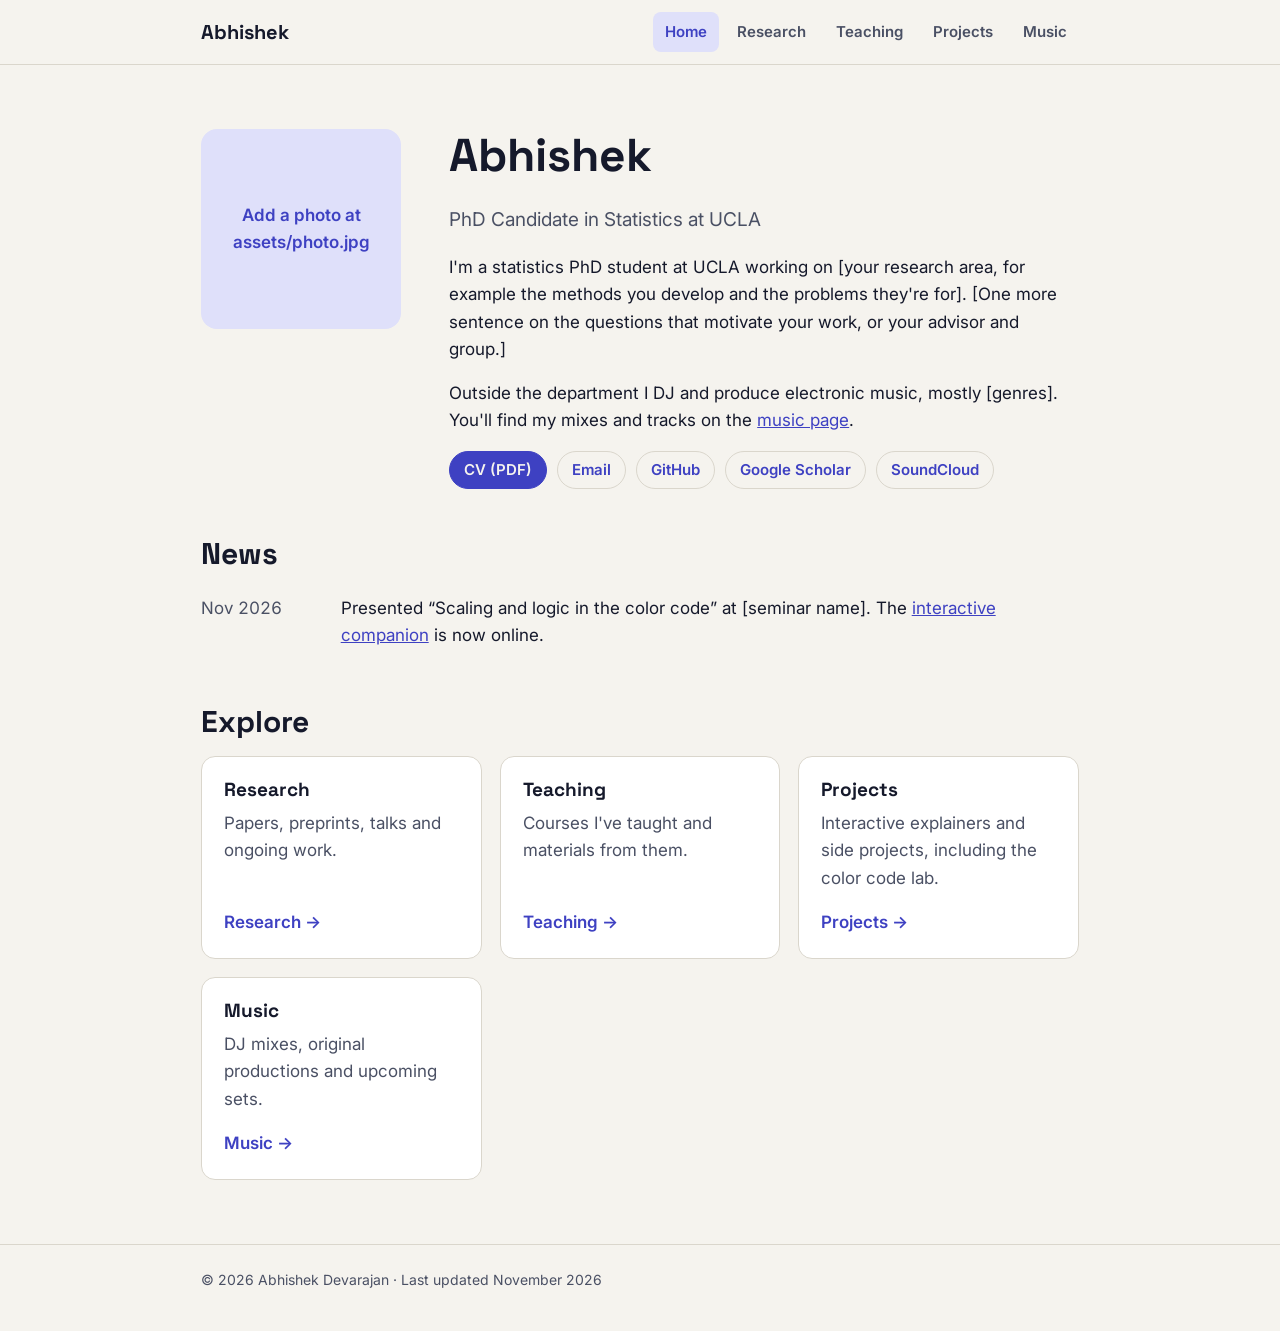
<file: index.html>
<!DOCTYPE html>
<html lang="en">
<head>
<meta charset="utf-8">
<meta name="viewport" content="width=device-width, initial-scale=1">
<title>Abhishek Devarajan</title>
<meta name="description" content="Abhishek Devarajan: PhD candidate in Statistics at UCLA, DJ and music producer.">
<link rel="stylesheet" href="https://fonts.googleapis.com/css2?family=Space+Grotesk:wght@500;700&family=Inter:wght@400;600&display=swap">
<link rel="stylesheet" href="assets/style.css">
</head>
<body>
<header class="site-header">
  <div class="wrap">
    <a class="site-name" href="index.html">Abhishek</a>
    <nav class="site-nav" aria-label="Main">
      <a href="index.html" aria-current="page">Home</a>
      <a href="research.html">Research</a>
      <a href="teaching.html">Teaching</a>
      <a href="projects/index.html">Projects</a>
      <a href="music.html">Music</a>
    </nav>
  </div>
</header>

<main>
  <div class="wrap">
    <section class="intro">
      <!-- Replace the placeholder with a photo: <img class="portrait" src="assets/photo.jpg" alt="Photo of Abhishek"> -->
      <div class="portrait" role="img" aria-label="Photo placeholder">Add a photo at assets/photo.jpg</div>
      <div>
        <h1>Abhishek</h1>
        <p class="lede">PhD Candidate in Statistics at UCLA</p>
        <p>I'm a statistics PhD student at UCLA working on [your research area, for example the methods you develop and the problems they're for]. [One more sentence on the questions that motivate your work, or your advisor and group.]</p>
        <p>Outside the department I DJ and produce electronic music, mostly [genres]. You'll find my mixes and tracks on the <a href="music.html">music page</a>.</p>
        <div class="links">
          <a class="primary" href="assets/cv.pdf">CV (PDF)</a>
          <a href="mailto:abhishekkd@g.ucla.edu">Email</a>
          <a href="https://github.com/ABeeShake">GitHub</a>
          <a href="https://scholar.google.com/citations?user=[id]">Google Scholar</a>
          <a href="https://soundcloud.com/[username]">SoundCloud</a>
        </div>
      </div>
    </section>

    <h2>News</h2>
    <ul class="news">
      <li><time datetime="2026-11">Nov 2026</time><span>Presented “Scaling and logic in the color code” at [seminar name]. The <a href="projects/color-code-lab/index.html">interactive companion</a> is now online.</span></li>
      <!--<li><time datetime="2026-10">[Month Year]</time><span>[A paper, a talk, a new mix or a gig.]</span></li>-->
    </ul>

    <h2>Explore</h2>
    <div class="cards">
      <article class="card"><h3>Research</h3><p>Papers, preprints, talks and ongoing work.</p><a class="more" href="research.html">Research →</a></article>
      <article class="card"><h3>Teaching</h3><p>Courses I've taught and materials from them.</p><a class="more" href="teaching.html">Teaching →</a></article>
      <article class="card"><h3>Projects</h3><p>Interactive explainers and side projects, including the color code lab.</p><a class="more" href="projects/index.html">Projects →</a></article>
      <article class="card"><h3>Music</h3><p>DJ mixes, original productions and upcoming sets.</p><a class="more" href="music.html">Music →</a></article>
    </div>
  </div>
</main>

<footer class="site-footer"><div class="wrap">© 2026 Abhishek Devarajan · Last updated November 2026</div></footer>
</body>
</html>
</file>
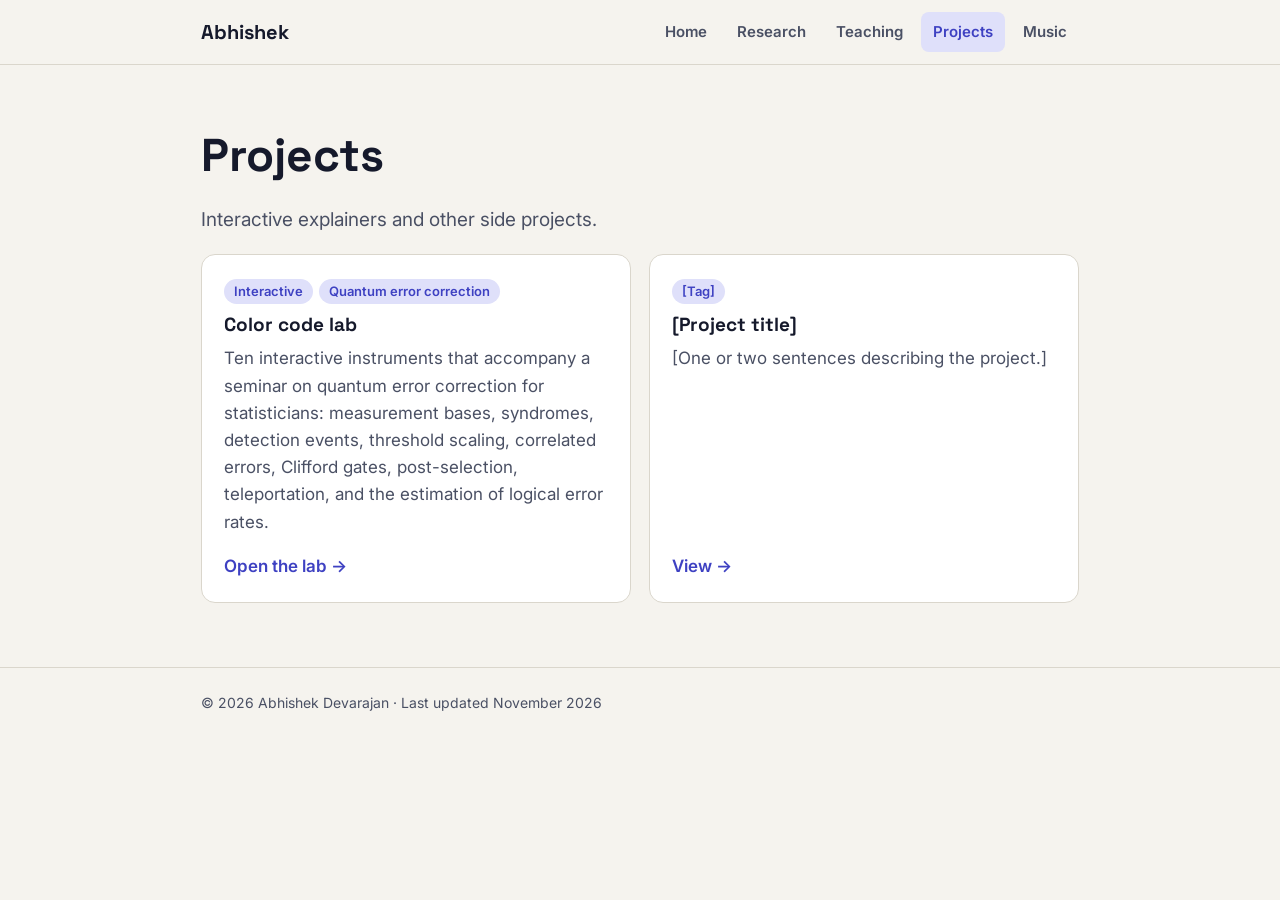
<file: projects/index.html>
<!DOCTYPE html>
<html lang="en">
<head>
<meta charset="utf-8">
<meta name="viewport" content="width=device-width, initial-scale=1">
<title>Projects · Abhishek Devarajan</title>
<link rel="stylesheet" href="https://fonts.googleapis.com/css2?family=Space+Grotesk:wght@500;700&family=Inter:wght@400;600&display=swap">
<link rel="stylesheet" href="../assets/style.css">
</head>
<body>
<header class="site-header">
  <div class="wrap">
    <a class="site-name" href="../index.html">Abhishek</a>
    <nav class="site-nav" aria-label="Main">
      <a href="../index.html">Home</a>
      <a href="../research.html">Research</a>
      <a href="../teaching.html">Teaching</a>
      <a href="index.html" aria-current="page">Projects</a>
      <a href="../music.html">Music</a>
    </nav>
  </div>
</header>

<main>
  <div class="wrap">
    <h1>Projects</h1>
    <p class="lede">Interactive explainers and other side projects.</p>

    <div class="cards">
      <article class="card">
        <span><span class="tag">Interactive</span><span class="tag">Quantum error correction</span></span>
        <h3>Color code lab</h3>
        <p>Ten interactive instruments that accompany a seminar on quantum error correction for statisticians: measurement bases, syndromes, detection events, threshold scaling, correlated errors, Clifford gates, post-selection, teleportation, and the estimation of logical error rates.</p>
        <a class="more" href="color-code-lab/index.html">Open the lab →</a>
      </article>
      <article class="card">
        <span><span class="tag">[Tag]</span></span>
        <h3>[Project title]</h3>
        <p>[One or two sentences describing the project.]</p>
        <a class="more" href="[link]">View →</a>
      </article>
    </div>
  </div>
</main>

<footer class="site-footer"><div class="wrap">© 2026 Abhishek Devarajan · Last updated November 2026</div></footer>
</body>
</html>
</file>
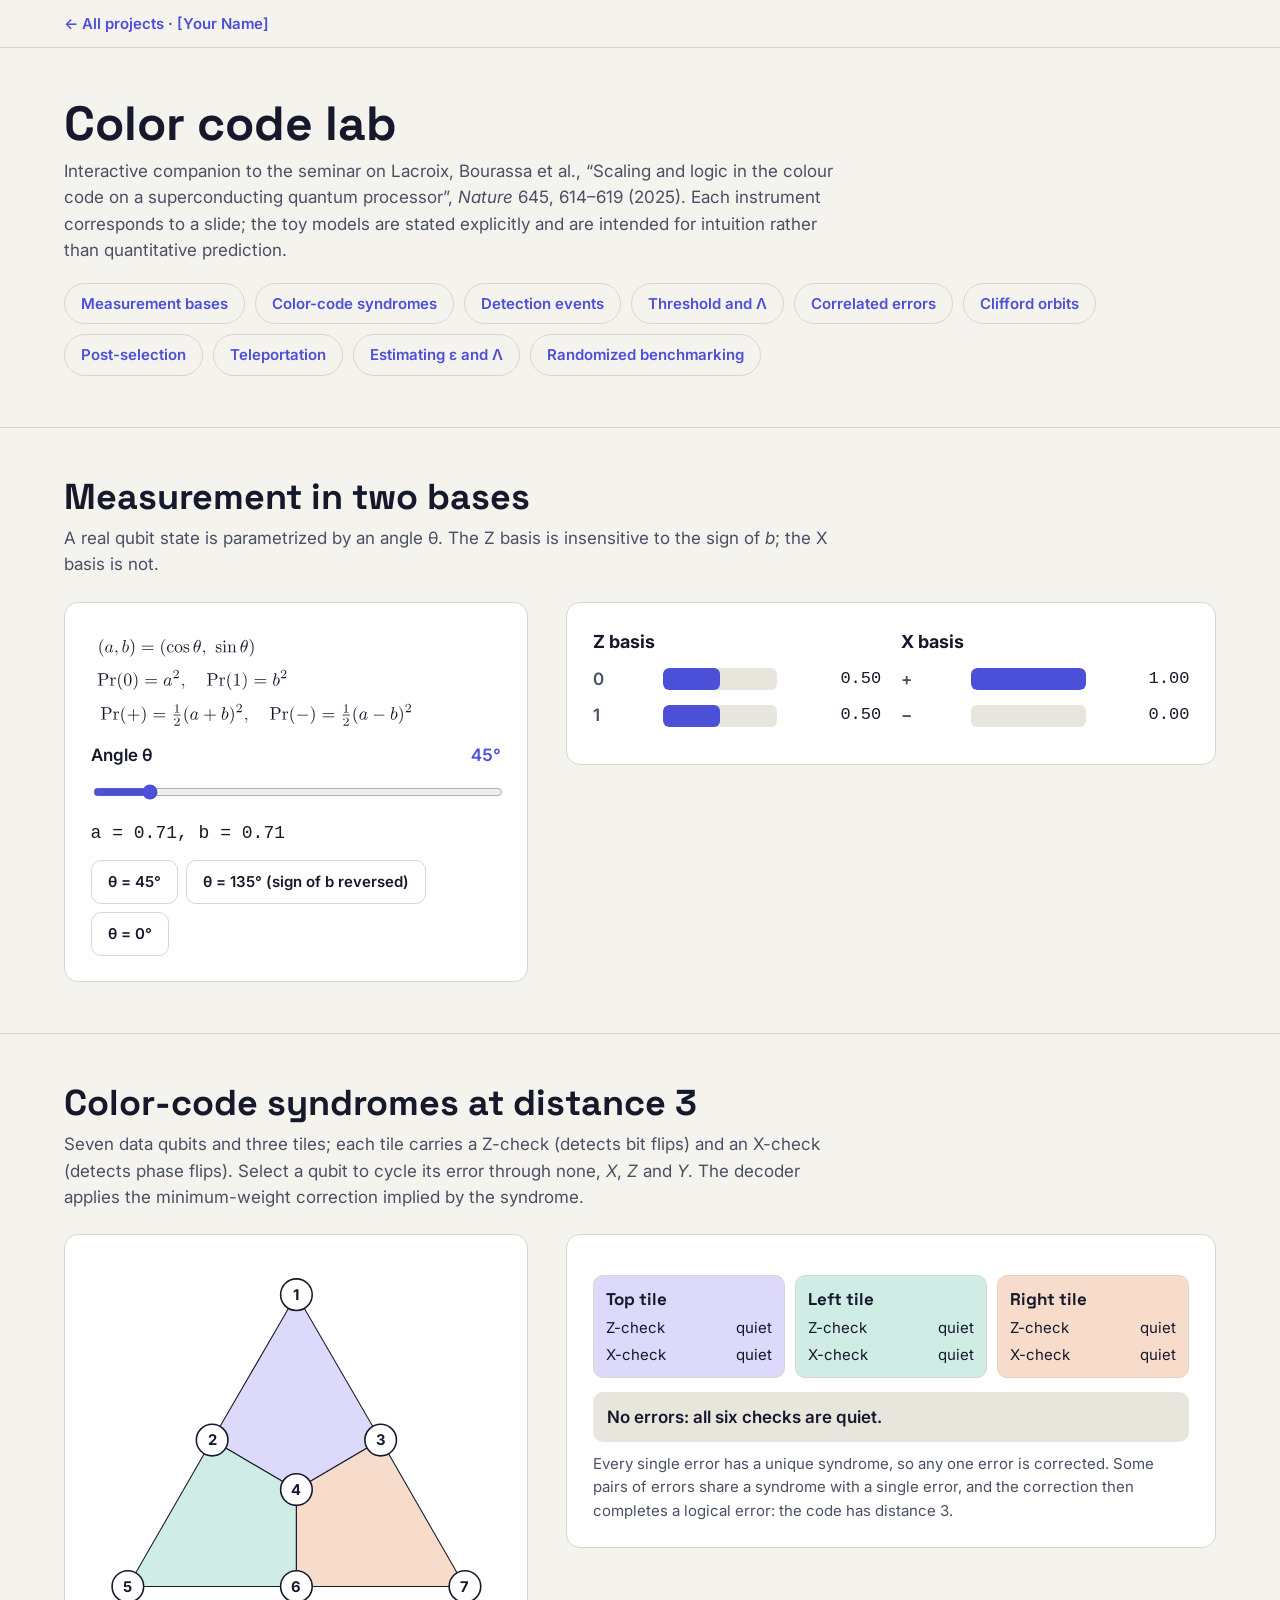
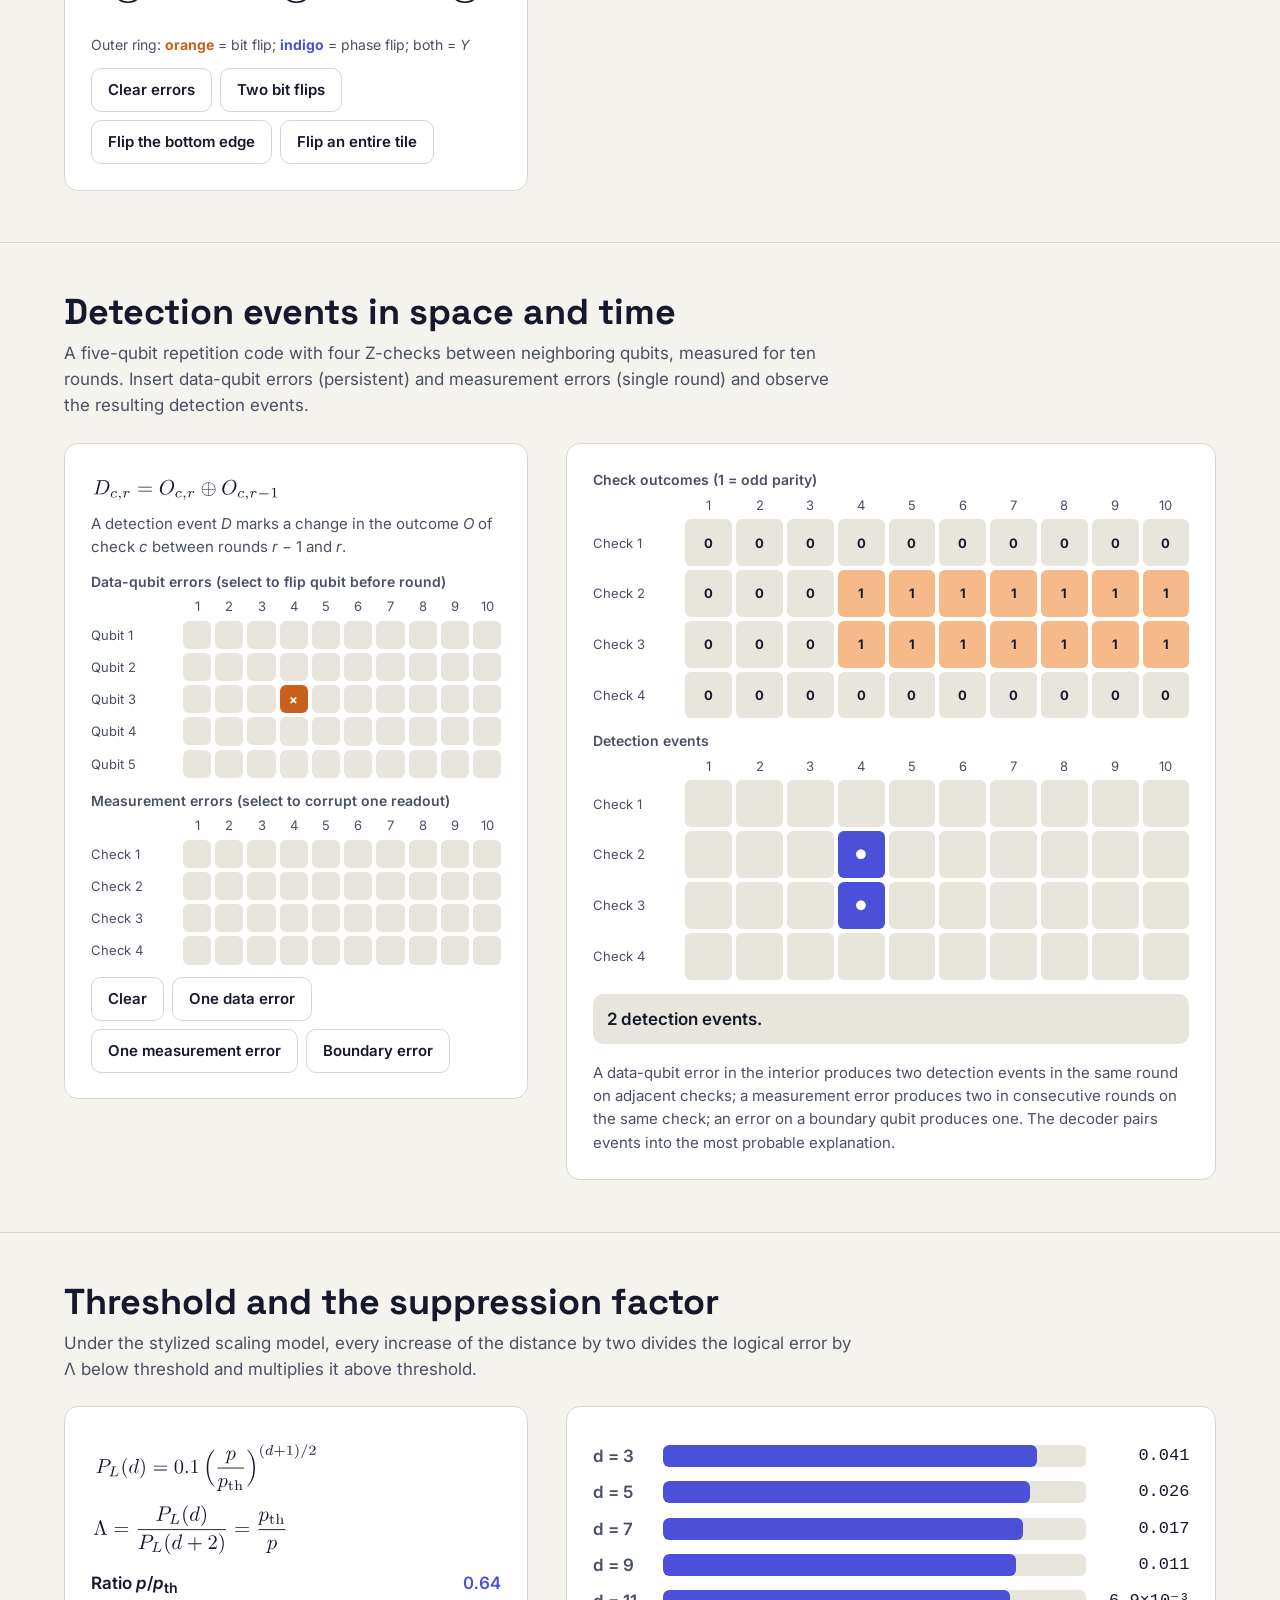
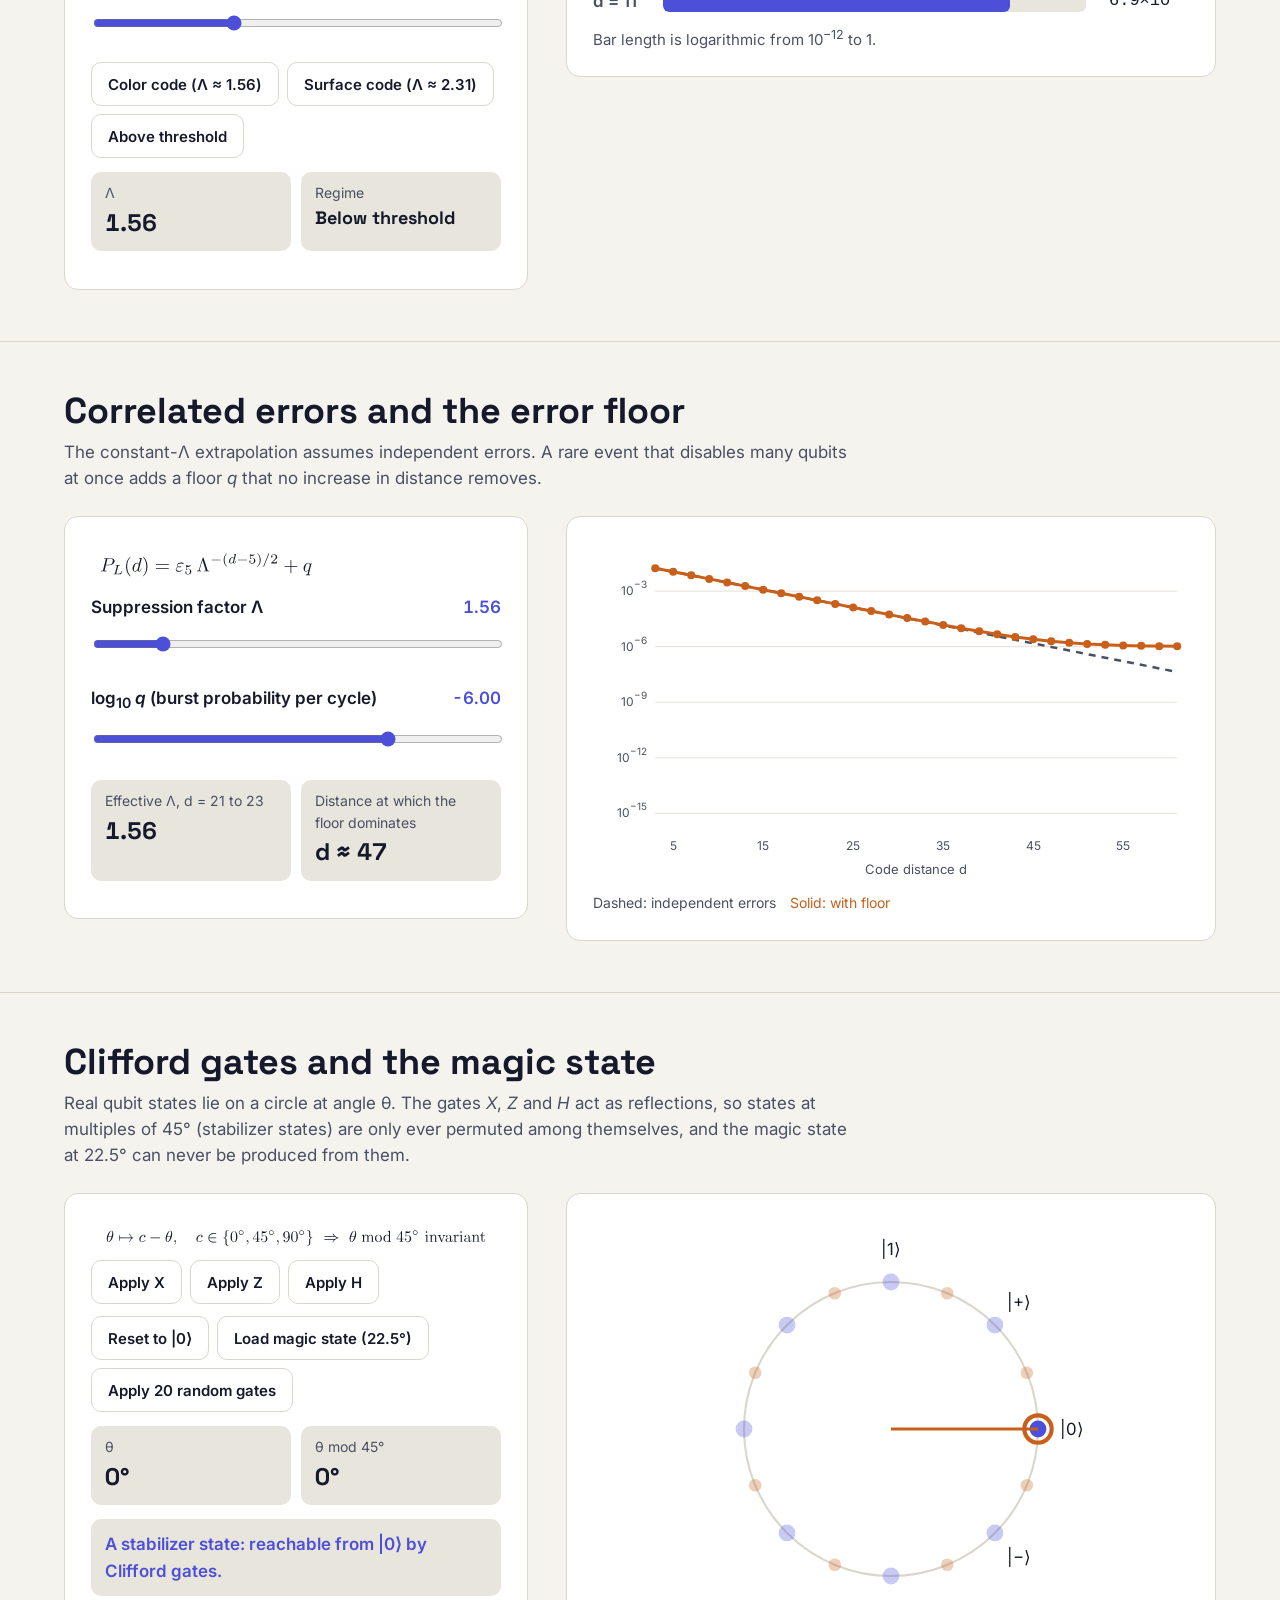
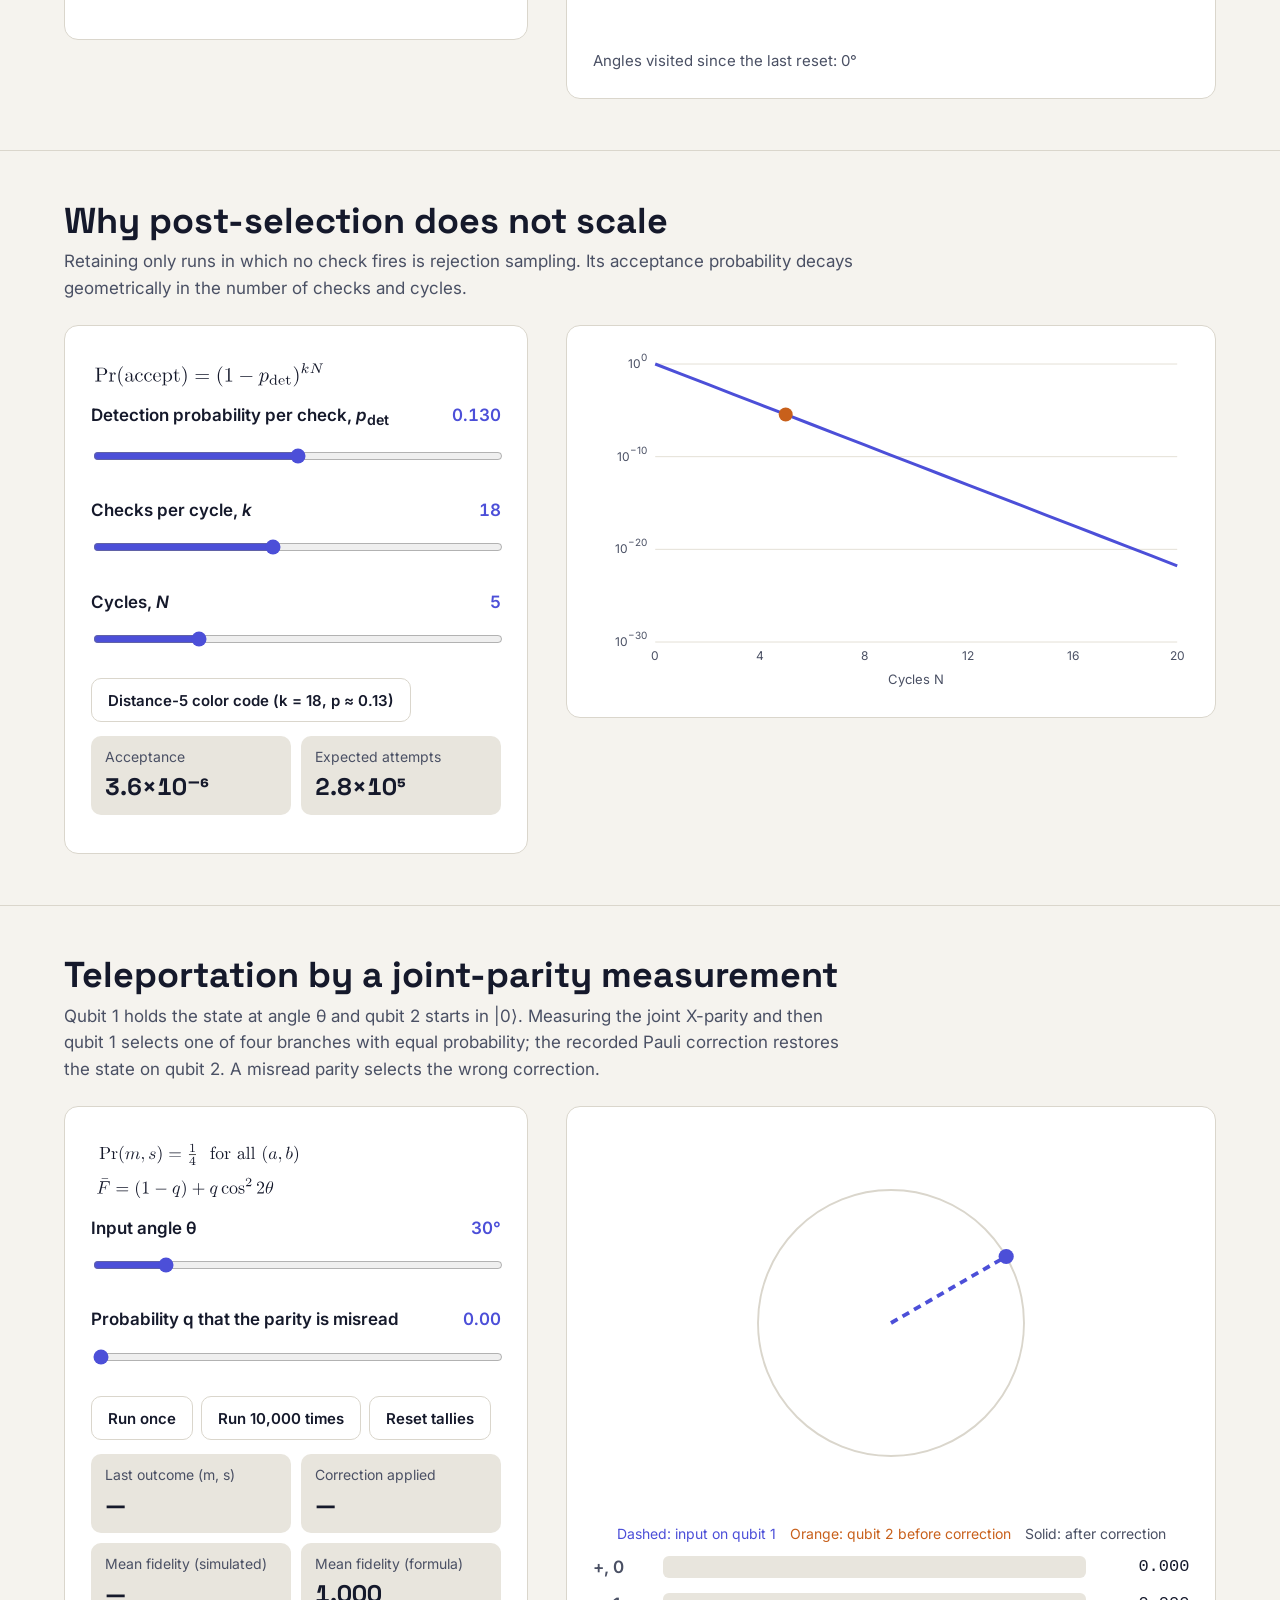
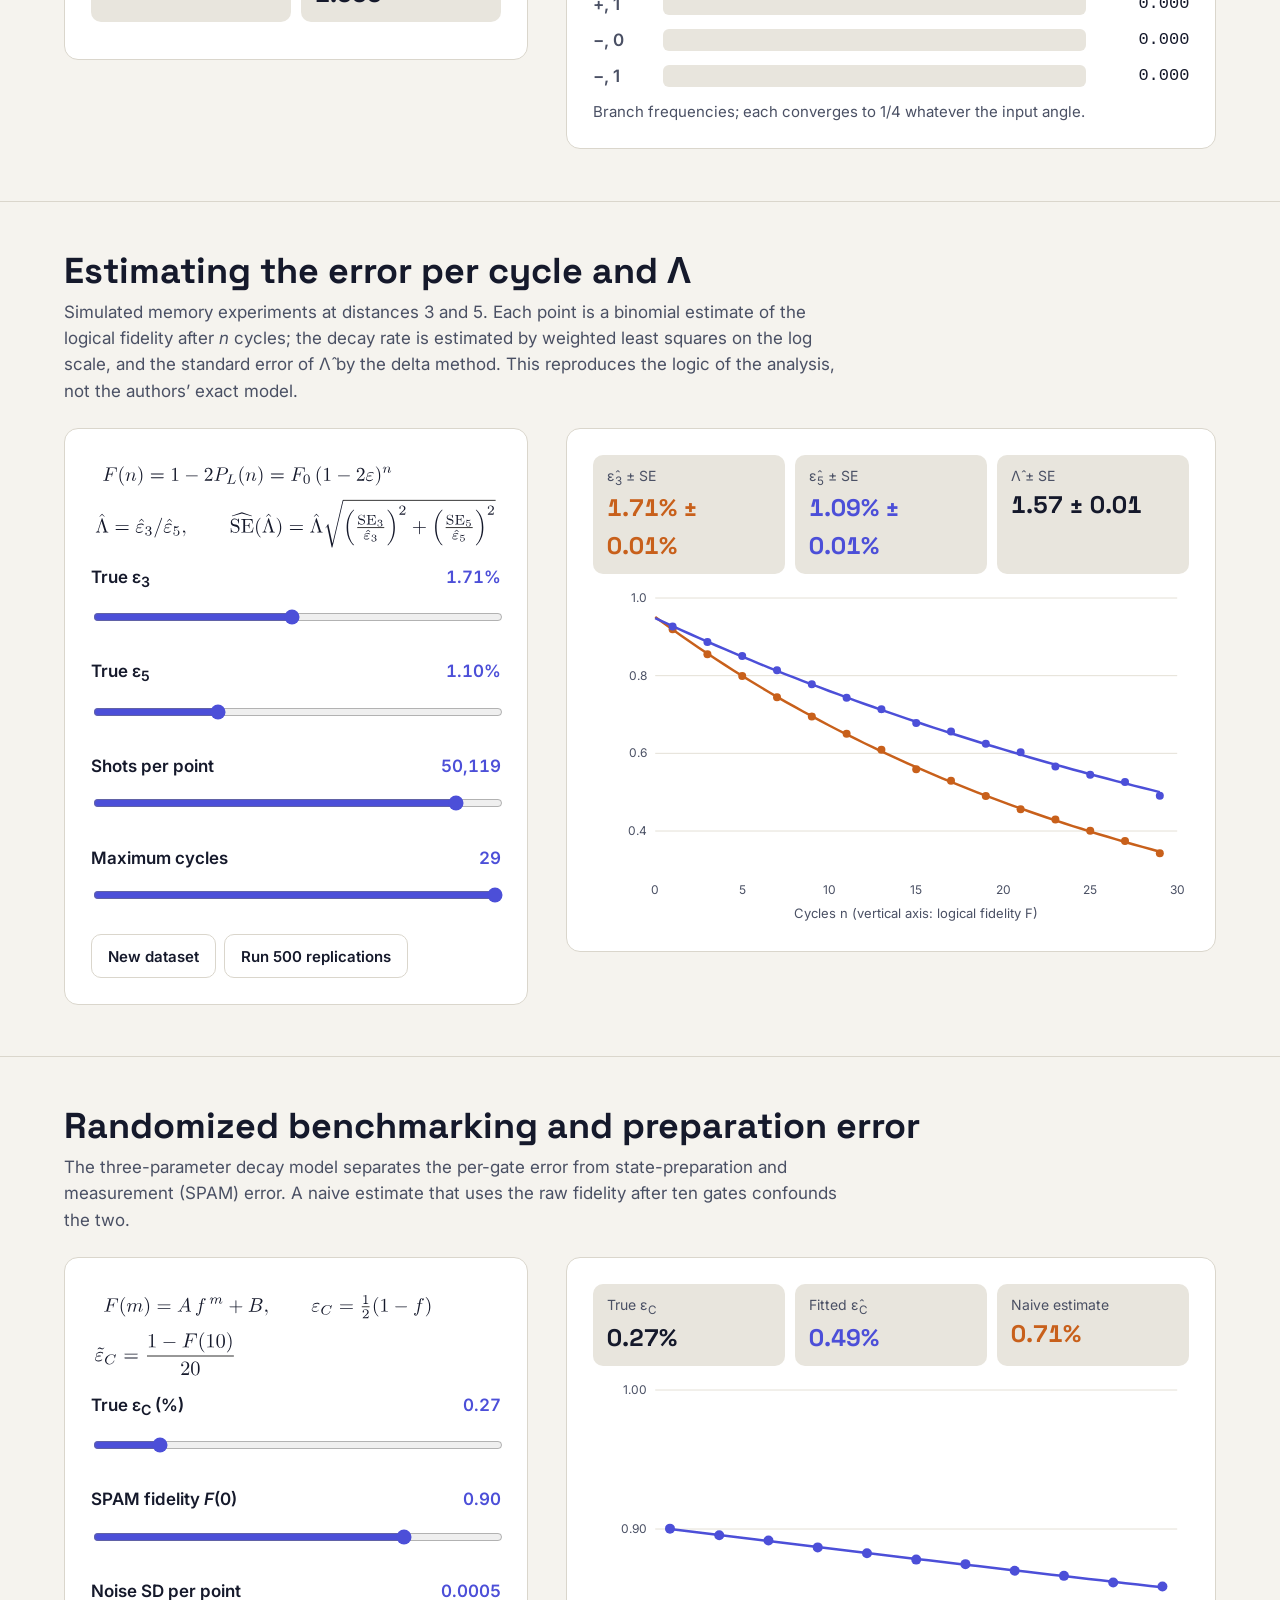
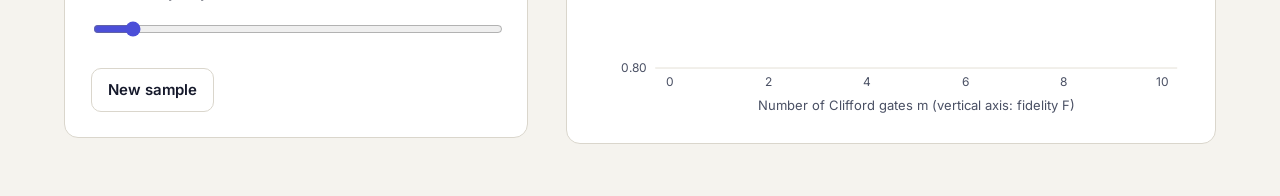
<file: projects/color-code-lab/index.html>
<!DOCTYPE html>
<html lang="en">
<head>
<meta charset="utf-8">
<meta name="viewport" content="width=device-width, initial-scale=1">
<title>Color code lab</title>
<link rel="preconnect" href="https://fonts.googleapis.com">
<link rel="stylesheet" href="https://fonts.googleapis.com/css2?family=Space+Grotesk:wght@500;700&family=Inter:wght@400;600&display=swap">
<style>
/* VOICE: a seminar companion; precise, calm, legible on a projector
   IDEA: a bench of instruments, each with its controls and a live readout
   PICTURE: the instruments themselves, with typeset formulas beside them
   COLOR and TYPE: paper and ink, indigo for state, orange for errors; Space Grotesk and Inter
   LAYOUT: one band per instrument, controls left, figure right; stacked on narrow screens */
:root{color-scheme:light dark;
--bg:light-dark(#F5F3EE,#12151F);--panel:light-dark(#FFFFFF,#1B2030);--ink:light-dark(#15192B,#ECEAF3);
--soft:light-dark(#4A5064,#B6BBCC);--line:light-dark(#DAD6CC,#2E3446);--ind:light-dark(#4C4FD8,#8E91FF);
--org:light-dark(#C8601B,#F29A55);--track:light-dark(#E8E5DD,#262C3D);--grid:light-dark(#E4E0D6,#2A3042);
--t0:light-dark(#DCD9FA,#33357A);--t1:light-dark(#CFEDE4,#174C40);--t2:light-dark(#F8DCCB,#5C2E15)}
:root[data-theme=light]{color-scheme:light}:root[data-theme=dark]{color-scheme:dark}
*{box-sizing:border-box;min-width:0}
body{margin:0;background:var(--bg);color:var(--ink);font:17px/1.55 Inter,Arial,sans-serif;overflow-x:clip}
h1,h2{font-family:'Space Grotesk',Arial,sans-serif;line-height:1.05;text-wrap:balance;margin:0}
h1{font-size:clamp(32px,4vw,48px)}h2{font-size:clamp(26px,3vw,36px);margin-bottom:8px}
h3{font-size:18px;margin:0 0 6px}
.band{padding:clamp(28px,4vw,56px) max(5vw,16px);border-top:1px solid var(--line)}
.wrap{max-width:1240px;margin:0 auto}
.lede{color:var(--soft);max-width:72ch;margin:8px 0 0}
.nav{display:flex;flex-wrap:wrap;gap:10px;margin-top:20px}
.nav a{color:var(--ind);text-decoration:none;border:1px solid var(--line);border-radius:999px;padding:8px 16px;font-weight:600;font-size:15px}
.bench{display:grid;grid-template-columns:minmax(0,5fr) minmax(0,7fr);gap:clamp(20px,3vw,40px);margin-top:24px;align-items:start}
.card{background:var(--panel);border:1px solid var(--line);border-radius:14px;padding:clamp(16px,2vw,28px)}
label{font-weight:600;display:flex;justify-content:space-between;gap:12px;margin:14px 0 2px}
label output{font-weight:600;font-variant-numeric:tabular-nums;color:var(--ind)}
input[type=range]{width:100%;height:40px;accent-color:var(--ind)}
.big{font-family:'Space Grotesk',Arial,sans-serif;font-size:clamp(28px,3.4vw,40px);font-weight:700;font-variant-numeric:tabular-nums}
.mono{font-family:ui-monospace,Menlo,Consolas,monospace;font-variant-numeric:tabular-nums}
.btns{display:flex;flex-wrap:wrap;gap:8px;margin-top:12px}
button{font:600 15px Inter,Arial,sans-serif;min-height:44px;padding:0 16px;border-radius:10px;border:1px solid var(--line);background:var(--panel);color:var(--ink);cursor:pointer}
button:hover{border-color:var(--ind)}button:focus-visible,input:focus-visible,a:focus-visible,[tabindex]:focus-visible{outline:3px solid var(--ind);outline-offset:2px}
.row{display:grid;grid-template-columns:3.4em minmax(0,1fr) 5.4em;gap:12px;align-items:center;margin:10px 0}
.row .lab{color:var(--soft);font-weight:600}.row .val{text-align:right}
.trk{height:22px;background:var(--track);border-radius:6px;overflow:hidden}.fill{height:100%;background:var(--ind);border-radius:6px;transition:width .15s}
.pair{display:grid;grid-template-columns:repeat(auto-fit,minmax(220px,1fr));gap:20px}
.note{color:var(--soft);font-size:15px;margin:10px 0 0}
.eq{margin:10px 0;overflow-x:auto}.eq svg{display:block;max-width:100%;height:auto}
.stats{display:grid;grid-template-columns:repeat(auto-fit,minmax(150px,1fr));gap:10px;margin:0 0 12px}
.stat{background:var(--track);border-radius:10px;padding:10px 14px}.stat .k{font-size:14px;color:var(--soft)}.stat .v{font-family:'Space Grotesk',Arial,sans-serif;font-size:24px;font-weight:700;font-variant-numeric:tabular-nums}
.fig{position:relative;width:100%;height:340px}.fig>svg{position:absolute;inset:0;width:100%;height:100%}
.tri{position:relative;width:100%;aspect-ratio:390/345}.tri svg{position:absolute;inset:0;width:100%;height:100%}
.q{cursor:pointer}
.checks{display:grid;grid-template-columns:repeat(3,minmax(0,1fr));gap:10px;margin-top:14px}
.chk{border-radius:10px;padding:10px 12px;border:1px solid var(--line)}
.chk b{display:block;font-family:'Space Grotesk',Arial,sans-serif}
.lamp{display:flex;justify-content:space-between;font-size:15px;margin-top:4px}
.on{color:var(--org);font-weight:700}
.verdict{margin-top:14px;padding:12px 14px;border-radius:10px;background:var(--track);font-weight:600}
.verdict.bad{background:light-dark(#FBE3D3,#4A2510);color:var(--org)}.verdict.good{color:var(--ind)}
.key{display:flex;flex-wrap:wrap;gap:14px;font-size:14px;color:var(--soft);margin-top:10px}
.gridlab{font-size:14px;color:var(--soft);margin:12px 0 4px;font-weight:600}
.ev{display:grid;grid-template-columns:5.2em repeat(10,minmax(0,1fr));gap:4px;align-items:center}
.ev span{font-size:13px;color:var(--soft)}
.cell{aspect-ratio:1;display:flex;align-items:center;justify-content:center;border-radius:6px;background:var(--track);border:0;padding:0;min-height:0;font:700 13px Inter,Arial,sans-serif;color:var(--ink)}
.cell.x{background:var(--org);color:#fff}.cell.m{background:var(--org);color:#fff}
.cell.o{background:light-dark(#F5B98A,#7A3A12)}.cell.d{background:var(--ind);color:#fff}
.ctrl{cursor:pointer}
@media(max-width:820px){.bench{grid-template-columns:minmax(0,1fr)}.fig{height:280px}}
@media(prefers-reduced-motion:reduce){.fill{transition:none}}
</style>
</head>
<body>
<nav aria-label="Site" style="padding:12px max(5vw,16px);border-bottom:1px solid var(--line);font-size:15px;font-weight:600"><a href="../index.html" style="color:var(--ind);text-decoration:none">← All projects</a> <span style="color:var(--soft)">·</span> <a href="../../index.html" style="color:var(--ind);text-decoration:none">[Your Name]</a></nav>
<header class="band" style="border-top:0">
<div class="wrap">
<h1>Color code lab</h1>
<p class="lede">Interactive companion to the seminar on Lacroix, Bourassa et al., “Scaling and logic in the colour code on a superconducting quantum processor”, <i>Nature</i> 645, 614–619 (2025). Each instrument corresponds to a slide; the toy models are stated explicitly and are intended for intuition rather than quantitative prediction.</p>
<nav class="nav" aria-label="Instruments"><a href="#bases">Measurement bases</a><a href="#syndromes">Color-code syndromes</a><a href="#events">Detection events</a><a href="#threshold">Threshold and Λ</a><a href="#correlated">Correlated errors</a><a href="#clifford">Clifford orbits</a><a href="#postselect">Post-selection</a><a href="#teleport">Teleportation</a><a href="#estimation">Estimating ε and Λ</a><a href="#rb">Randomized benchmarking</a></nav>
</div>
</header>

<section class="band" id="bases">
<div class="wrap">
<h2>Measurement in two bases</h2>
<p class="lede">A real qubit state is parametrized by an angle θ. The Z basis is insensitive to the sign of <i>b</i>; the X basis is not.</p>
<div class="bench">
<div class="card">
<div class="eq"><svg aria-label="l_ab" width="171.9" height="21.2" viewBox="0 0 171.9 21.2"><g transform="scale(1.9)"><defs>
<g>
<g id="l_ab-glyph-0-0">
<path d="M 3.06 2.22 C 3.06 2.2 3.06 2.17 2.91 2.02 C 1.75 0.86 1.45 -0.91 1.45 -2.31 C 1.45 -3.92 1.81 -5.55 2.95 -6.7 C 3.06 -6.81 3.06 -6.83 3.06 -6.86 C 3.06 -6.92 3.03 -6.95 2.97 -6.95 C 2.88 -6.95 2.05 -6.31 1.5 -5.14 C 1.03 -4.12 0.92 -3.09 0.92 -2.31 C 0.92 -1.59 1.02 -0.47 1.53 0.58 C 2.08 1.72 2.88 2.31 2.97 2.31 C 3.03 2.31 3.06 2.28 3.06 2.22 Z M 3.06 2.22 "/>
</g>
<g id="l_ab-glyph-0-1">
<path d="M 2.67 -2.31 C 2.67 -3.05 2.58 -4.16 2.06 -5.2 C 1.52 -6.34 0.72 -6.95 0.62 -6.95 C 0.56 -6.95 0.53 -6.91 0.53 -6.86 C 0.53 -6.83 0.53 -6.81 0.7 -6.64 C 1.61 -5.72 2.14 -4.25 2.14 -2.31 C 2.14 -0.73 1.8 0.91 0.66 2.06 C 0.53 2.17 0.53 2.2 0.53 2.22 C 0.53 2.28 0.56 2.31 0.62 2.31 C 0.72 2.31 1.55 1.69 2.09 0.52 C 2.56 -0.52 2.67 -1.53 2.67 -2.31 Z M 2.67 -2.31 "/>
</g>
<g id="l_ab-glyph-0-2">
<path d="M 6.36 -3.03 C 6.5 -3.03 6.69 -3.03 6.69 -3.22 C 6.69 -3.41 6.5 -3.41 6.38 -3.41 L 0.83 -3.41 C 0.69 -3.41 0.52 -3.41 0.52 -3.22 C 0.52 -3.03 0.69 -3.03 0.83 -3.03 Z M 6.38 -1.23 C 6.5 -1.23 6.69 -1.23 6.69 -1.42 C 6.69 -1.61 6.5 -1.61 6.36 -1.61 L 0.83 -1.61 C 0.69 -1.61 0.52 -1.61 0.52 -1.42 C 0.52 -1.23 0.69 -1.23 0.83 -1.23 Z M 6.38 -1.23 "/>
</g>
<g id="l_ab-glyph-0-3">
<path d="M 1.08 -2.02 C 1.08 -3.53 1.84 -3.92 2.33 -3.92 C 2.42 -3.92 3 -3.91 3.33 -3.58 C 2.95 -3.55 2.89 -3.27 2.89 -3.16 C 2.89 -2.91 3.06 -2.72 3.31 -2.72 C 3.56 -2.72 3.75 -2.88 3.75 -3.16 C 3.75 -3.8 3.05 -4.16 2.33 -4.16 C 1.17 -4.16 0.31 -3.16 0.31 -2 C 0.31 -0.81 1.23 0.11 2.31 0.11 C 3.55 0.11 3.84 -1.02 3.84 -1.11 C 3.84 -1.19 3.75 -1.19 3.72 -1.19 C 3.64 -1.19 3.62 -1.16 3.61 -1.11 C 3.33 -0.23 2.73 -0.12 2.39 -0.12 C 1.91 -0.12 1.08 -0.53 1.08 -2.02 Z M 1.08 -2.02 "/>
</g>
<g id="l_ab-glyph-0-4">
<path d="M 4.36 -1.98 C 4.36 -3.17 3.44 -4.16 2.31 -4.16 C 1.16 -4.16 0.27 -3.14 0.27 -1.98 C 0.27 -0.78 1.22 0.11 2.31 0.11 C 3.42 0.11 4.36 -0.81 4.36 -1.98 Z M 2.31 -0.12 C 1.92 -0.12 1.52 -0.33 1.27 -0.75 C 1.03 -1.16 1.03 -1.72 1.03 -2.06 C 1.03 -2.42 1.03 -2.92 1.25 -3.33 C 1.5 -3.75 1.94 -3.95 2.31 -3.95 C 2.72 -3.95 3.11 -3.75 3.36 -3.34 C 3.59 -2.95 3.59 -2.41 3.59 -2.06 C 3.59 -1.72 3.59 -1.22 3.39 -0.81 C 3.19 -0.39 2.78 -0.12 2.31 -0.12 Z M 2.31 -0.12 "/>
</g>
<g id="l_ab-glyph-0-5">
<path d="M 1.92 -1.8 C 2.12 -1.77 2.89 -1.61 2.89 -0.94 C 2.89 -0.47 2.56 -0.11 1.84 -0.11 C 1.06 -0.11 0.73 -0.62 0.56 -1.42 C 0.53 -1.53 0.52 -1.58 0.42 -1.58 C 0.31 -1.58 0.31 -1.52 0.31 -1.34 L 0.31 -0.12 C 0.31 0.03 0.31 0.11 0.41 0.11 C 0.45 0.11 0.47 0.09 0.64 -0.08 C 0.66 -0.11 0.66 -0.12 0.83 -0.3 C 1.23 0.09 1.66 0.11 1.84 0.11 C 2.91 0.11 3.33 -0.52 3.33 -1.19 C 3.33 -1.67 3.06 -1.95 2.95 -2.06 C 2.64 -2.36 2.28 -2.44 1.89 -2.52 C 1.38 -2.61 0.75 -2.73 0.75 -3.27 C 0.75 -3.59 0.98 -3.97 1.78 -3.97 C 2.81 -3.97 2.86 -3.14 2.88 -2.86 C 2.88 -2.77 2.97 -2.77 2.98 -2.77 C 3.11 -2.77 3.11 -2.81 3.11 -3 L 3.11 -3.92 C 3.11 -4.09 3.11 -4.16 3 -4.16 C 2.95 -4.16 2.94 -4.16 2.81 -4.05 C 2.78 -4 2.7 -3.92 2.66 -3.89 C 2.31 -4.16 1.92 -4.16 1.78 -4.16 C 0.66 -4.16 0.31 -3.53 0.31 -3.02 C 0.31 -2.69 0.45 -2.42 0.7 -2.22 C 1 -1.98 1.27 -1.92 1.92 -1.8 Z M 1.92 -1.8 "/>
</g>
<g id="l_ab-glyph-0-6">
<path d="M 1.64 -4.09 L 0.34 -4 L 0.34 -3.7 C 0.94 -3.7 1.03 -3.66 1.03 -3.2 L 1.03 -0.7 C 1.03 -0.28 0.92 -0.28 0.31 -0.28 L 0.31 0 C 0.61 -0.02 1.11 -0.03 1.33 -0.03 C 1.66 -0.03 1.97 -0.02 2.28 0 L 2.28 -0.28 C 1.67 -0.28 1.64 -0.33 1.64 -0.69 Z M 1.67 -5.7 C 1.67 -6 1.45 -6.2 1.19 -6.2 C 0.91 -6.2 0.69 -5.95 0.69 -5.7 C 0.69 -5.45 0.91 -5.22 1.19 -5.22 C 1.45 -5.22 1.67 -5.41 1.67 -5.7 Z M 1.67 -5.7 "/>
</g>
<g id="l_ab-glyph-0-7">
<path d="M 1.02 -3.19 L 1.02 -0.7 C 1.02 -0.28 0.92 -0.28 0.3 -0.28 L 0.3 0 C 0.62 -0.02 1.09 -0.03 1.34 -0.03 C 1.58 -0.03 2.06 -0.02 2.38 0 L 2.38 -0.28 C 1.77 -0.28 1.66 -0.28 1.66 -0.7 L 1.66 -2.41 C 1.66 -3.38 2.31 -3.89 2.91 -3.89 C 3.5 -3.89 3.59 -3.39 3.59 -2.86 L 3.59 -0.7 C 3.59 -0.28 3.5 -0.28 2.88 -0.28 L 2.88 0 C 3.2 -0.02 3.67 -0.03 3.92 -0.03 C 4.16 -0.03 4.64 -0.02 4.95 0 L 4.95 -0.28 C 4.47 -0.28 4.25 -0.28 4.23 -0.56 L 4.23 -2.33 C 4.23 -3.12 4.23 -3.42 3.95 -3.75 C 3.81 -3.91 3.52 -4.09 2.97 -4.09 C 2.3 -4.09 1.86 -3.7 1.61 -3.12 L 1.61 -4.09 L 0.3 -4 L 0.3 -3.7 C 0.94 -3.7 1.02 -3.64 1.02 -3.19 Z M 1.02 -3.19 "/>
</g>
<g id="l_ab-glyph-1-0">
<path d="M 3.45 -3.5 C 3.3 -3.84 3.02 -4.09 2.61 -4.09 C 1.52 -4.09 0.38 -2.73 0.38 -1.38 C 0.38 -0.52 0.88 0.11 1.61 0.11 C 1.78 0.11 2.25 0.06 2.81 -0.59 C 2.88 -0.2 3.2 0.11 3.66 0.11 C 3.97 0.11 4.19 -0.11 4.34 -0.41 C 4.5 -0.73 4.61 -1.31 4.61 -1.33 C 4.61 -1.42 4.53 -1.42 4.5 -1.42 C 4.41 -1.42 4.41 -1.38 4.38 -1.25 C 4.22 -0.66 4.05 -0.11 3.67 -0.11 C 3.42 -0.11 3.39 -0.34 3.39 -0.53 C 3.39 -0.73 3.41 -0.81 3.52 -1.22 C 3.61 -1.61 3.62 -1.7 3.72 -2.05 L 4.05 -3.34 C 4.11 -3.61 4.11 -3.62 4.11 -3.66 C 4.11 -3.81 4 -3.91 3.84 -3.91 C 3.62 -3.91 3.48 -3.7 3.45 -3.5 Z M 2.86 -1.11 C 2.81 -0.94 2.81 -0.92 2.67 -0.77 C 2.27 -0.25 1.88 -0.11 1.62 -0.11 C 1.16 -0.11 1.03 -0.61 1.03 -0.97 C 1.03 -1.44 1.33 -2.58 1.53 -3 C 1.83 -3.55 2.25 -3.89 2.61 -3.89 C 3.22 -3.89 3.34 -3.12 3.34 -3.08 C 3.34 -3.02 3.33 -2.97 3.31 -2.92 Z M 2.86 -1.11 "/>
</g>
<g id="l_ab-glyph-1-1">
<path d="M 1.88 -0.02 C 1.88 -0.62 1.66 -0.98 1.28 -0.98 C 0.98 -0.98 0.8 -0.75 0.8 -0.48 C 0.8 -0.23 0.98 0 1.28 0 C 1.41 0 1.52 -0.03 1.61 -0.12 C 1.64 -0.14 1.66 -0.14 1.66 -0.14 C 1.67 -0.14 1.67 -0.14 1.67 -0.02 C 1.67 0.67 1.36 1.23 1.05 1.53 C 0.94 1.64 0.94 1.66 0.94 1.69 C 0.94 1.75 0.98 1.78 1.03 1.78 C 1.14 1.78 1.88 1.08 1.88 -0.02 Z M 1.88 -0.02 "/>
</g>
<g id="l_ab-glyph-1-2">
<path d="M 2.22 -6.33 C 2.22 -6.34 2.22 -6.44 2.09 -6.44 C 1.88 -6.44 1.2 -6.36 0.97 -6.34 C 0.89 -6.33 0.78 -6.31 0.78 -6.16 C 0.78 -6.05 0.88 -6.05 1.02 -6.05 C 1.45 -6.05 1.47 -5.97 1.47 -5.89 C 1.47 -5.81 1.39 -5.5 1.34 -5.31 L 0.58 -2.28 C 0.47 -1.83 0.44 -1.67 0.44 -1.36 C 0.44 -0.47 0.92 0.11 1.61 0.11 C 2.7 0.11 3.84 -1.28 3.84 -2.61 C 3.84 -3.45 3.36 -4.09 2.61 -4.09 C 2.19 -4.09 1.81 -3.83 1.53 -3.55 Z M 1.34 -2.83 C 1.41 -3.03 1.41 -3.05 1.48 -3.16 C 1.94 -3.75 2.36 -3.89 2.59 -3.89 C 2.92 -3.89 3.17 -3.61 3.17 -3.02 C 3.17 -2.47 2.88 -1.41 2.7 -1.06 C 2.41 -0.44 1.97 -0.11 1.61 -0.11 C 1.3 -0.11 0.98 -0.36 0.98 -1.03 C 0.98 -1.22 0.98 -1.39 1.14 -1.97 Z M 1.34 -2.83 "/>
</g>
<g id="l_ab-glyph-1-3">
<path d="M 4.22 -4.64 C 4.22 -5.25 4.05 -6.53 3.11 -6.53 C 1.81 -6.53 0.39 -3.92 0.39 -1.8 C 0.39 -0.92 0.66 0.11 1.5 0.11 C 2.81 0.11 4.22 -2.56 4.22 -4.64 Z M 1.38 -3.36 C 1.53 -3.95 1.72 -4.7 2.08 -5.36 C 2.33 -5.81 2.67 -6.33 3.09 -6.33 C 3.55 -6.33 3.61 -5.73 3.61 -5.2 C 3.61 -4.75 3.53 -4.28 3.31 -3.36 Z M 3.22 -3.06 C 3.12 -2.64 2.92 -1.86 2.58 -1.19 C 2.25 -0.56 1.91 -0.11 1.5 -0.11 C 1.19 -0.11 1 -0.38 1 -1.23 C 1 -1.62 1.06 -2.16 1.3 -3.06 Z M 3.22 -3.06 "/>
</g>
</g>
</defs>
<g fill="currentColor" fill-opacity="1">
<use href="#l_ab-glyph-0-0" x="3.5" y="7.5"/>
</g>
<g fill="currentColor" fill-opacity="1">
<use href="#l_ab-glyph-1-0" x="7.1" y="7.5"/>
<use href="#l_ab-glyph-1-1" x="11.99" y="7.5"/>
</g>
<g fill="currentColor" fill-opacity="1">
<use href="#l_ab-glyph-1-2" x="16.11" y="7.5"/>
</g>
<g fill="currentColor" fill-opacity="1">
<use href="#l_ab-glyph-0-1" x="20.09" y="7.5"/>
</g>
<g fill="currentColor" fill-opacity="1">
<use href="#l_ab-glyph-0-2" x="26.27" y="7.5"/>
</g>
<g fill="currentColor" fill-opacity="1">
<use href="#l_ab-glyph-0-0" x="36.04" y="7.5"/>
<use href="#l_ab-glyph-0-3" x="39.64" y="7.5"/>
</g>
<g fill="currentColor" fill-opacity="1">
<use href="#l_ab-glyph-0-4" x="43.77" y="7.5"/>
<use href="#l_ab-glyph-0-5" x="48.4" y="7.5"/>
</g>
<g fill="currentColor" fill-opacity="1">
<use href="#l_ab-glyph-1-3" x="53.59" y="7.5"/>
</g>
<g fill="currentColor" fill-opacity="1">
<use href="#l_ab-glyph-1-1" x="58.2" y="7.5"/>
</g>
<g fill="currentColor" fill-opacity="1">
<use href="#l_ab-glyph-0-5" x="65.4" y="7.5"/>
<use href="#l_ab-glyph-0-6" x="69.05" y="7.5"/>
<use href="#l_ab-glyph-0-7" x="71.63" y="7.5"/>
</g>
<g fill="currentColor" fill-opacity="1">
<use href="#l_ab-glyph-1-3" x="78.32" y="7.5"/>
</g>
<g fill="currentColor" fill-opacity="1">
<use href="#l_ab-glyph-0-1" x="82.92" y="7.5"/>
</g></g></svg></div><div class="eq"><svg aria-label="l_z" width="204.2" height="23.4" viewBox="0 0 204.2 23.4"><g transform="scale(1.9)"><defs>
<g>
<g id="l_z-glyph-0-0">
<path d="M 2.14 -2.98 L 3.73 -2.98 C 4.86 -2.98 5.88 -3.73 5.88 -4.69 C 5.88 -5.61 4.95 -6.44 3.66 -6.44 L 0.33 -6.44 L 0.33 -6.14 L 0.56 -6.14 C 1.28 -6.14 1.3 -6.05 1.3 -5.7 L 1.3 -0.73 C 1.3 -0.39 1.28 -0.3 0.56 -0.3 L 0.33 -0.3 L 0.33 0 C 0.66 -0.03 1.36 -0.03 1.72 -0.03 C 2.08 -0.03 2.78 -0.03 3.11 0 L 3.11 -0.3 L 2.89 -0.3 C 2.16 -0.3 2.14 -0.39 2.14 -0.73 Z M 2.11 -3.22 L 2.11 -5.77 C 2.11 -6.08 2.12 -6.14 2.58 -6.14 L 3.41 -6.14 C 4.91 -6.14 4.91 -5.14 4.91 -4.69 C 4.91 -4.23 4.91 -3.22 3.41 -3.22 Z M 2.11 -3.22 "/>
</g>
<g id="l_z-glyph-0-1">
<path d="M 1.58 -3.12 L 1.58 -4.17 L 0.27 -4.06 L 0.27 -3.77 C 0.92 -3.77 1 -3.7 1 -3.23 L 1 -0.72 C 1 -0.3 0.89 -0.3 0.27 -0.3 L 0.27 0 C 0.62 -0.02 1.08 -0.03 1.34 -0.03 C 1.72 -0.03 2.16 -0.03 2.53 0 L 2.53 -0.3 L 2.34 -0.3 C 1.64 -0.3 1.62 -0.39 1.62 -0.73 L 1.62 -2.19 C 1.62 -3.12 2.02 -3.95 2.73 -3.95 C 2.8 -3.95 2.81 -3.95 2.84 -3.95 C 2.81 -3.94 2.62 -3.83 2.62 -3.58 C 2.62 -3.31 2.81 -3.17 3.03 -3.17 C 3.19 -3.17 3.42 -3.28 3.42 -3.59 C 3.42 -3.89 3.14 -4.17 2.73 -4.17 C 2.05 -4.17 1.7 -3.53 1.58 -3.12 Z M 1.58 -3.12 "/>
</g>
<g id="l_z-glyph-0-2">
<path d="M 3.12 2.27 C 3.12 2.23 3.12 2.22 2.95 2.05 C 1.78 0.86 1.48 -0.91 1.48 -2.36 C 1.48 -4 1.84 -5.64 3 -6.81 C 3.12 -6.92 3.12 -6.94 3.12 -6.97 C 3.12 -7.03 3.08 -7.06 3.03 -7.06 C 2.94 -7.06 2.08 -6.42 1.53 -5.23 C 1.05 -4.19 0.94 -3.14 0.94 -2.36 C 0.94 -1.62 1.03 -0.48 1.55 0.58 C 2.12 1.75 2.94 2.36 3.03 2.36 C 3.08 2.36 3.12 2.33 3.12 2.27 Z M 3.12 2.27 "/>
</g>
<g id="l_z-glyph-0-3">
<path d="M 4.33 -3.02 C 4.33 -3.77 4.28 -4.52 3.95 -5.22 C 3.53 -6.12 2.75 -6.28 2.36 -6.28 C 1.8 -6.28 1.11 -6.03 0.72 -5.16 C 0.42 -4.5 0.38 -3.77 0.38 -3.02 C 0.38 -2.31 0.41 -1.45 0.8 -0.75 C 1.2 0.02 1.89 0.2 2.34 0.2 C 2.86 0.2 3.58 0.02 3.98 -0.89 C 4.28 -1.53 4.33 -2.27 4.33 -3.02 Z M 2.34 0 C 1.98 0 1.42 -0.23 1.25 -1.14 C 1.16 -1.7 1.16 -2.58 1.16 -3.12 C 1.16 -3.73 1.16 -4.36 1.22 -4.86 C 1.41 -5.98 2.11 -6.06 2.34 -6.06 C 2.66 -6.06 3.28 -5.89 3.45 -4.97 C 3.55 -4.44 3.55 -3.72 3.55 -3.12 C 3.55 -2.42 3.55 -1.78 3.45 -1.17 C 3.31 -0.28 2.77 0 2.34 0 Z M 2.34 0 "/>
</g>
<g id="l_z-glyph-0-4">
<path d="M 2.72 -2.36 C 2.72 -3.09 2.62 -4.23 2.09 -5.3 C 1.53 -6.45 0.72 -7.06 0.62 -7.06 C 0.58 -7.06 0.53 -7.03 0.53 -6.97 C 0.53 -6.94 0.53 -6.92 0.72 -6.75 C 1.64 -5.83 2.17 -4.33 2.17 -2.36 C 2.17 -0.75 1.83 0.91 0.66 2.09 C 0.53 2.22 0.53 2.23 0.53 2.27 C 0.53 2.31 0.58 2.36 0.62 2.36 C 0.72 2.36 1.58 1.72 2.12 0.52 C 2.61 -0.52 2.72 -1.56 2.72 -2.36 Z M 2.72 -2.36 "/>
</g>
<g id="l_z-glyph-0-5">
<path d="M 6.47 -3.08 C 6.61 -3.08 6.8 -3.08 6.8 -3.27 C 6.8 -3.45 6.61 -3.45 6.48 -3.45 L 0.84 -3.45 C 0.7 -3.45 0.53 -3.45 0.53 -3.27 C 0.53 -3.08 0.7 -3.08 0.84 -3.08 Z M 6.48 -1.25 C 6.61 -1.25 6.8 -1.25 6.8 -1.44 C 6.8 -1.62 6.61 -1.62 6.47 -1.62 L 0.84 -1.62 C 0.7 -1.62 0.53 -1.62 0.53 -1.44 C 0.53 -1.25 0.7 -1.25 0.84 -1.25 Z M 6.48 -1.25 "/>
</g>
<g id="l_z-glyph-0-6">
<path d="M 2.77 -6.03 C 2.77 -6.25 2.77 -6.28 2.55 -6.28 C 1.97 -5.67 1.14 -5.67 0.84 -5.67 L 0.84 -5.38 C 1.03 -5.38 1.58 -5.38 2.08 -5.62 L 2.08 -0.75 C 2.08 -0.41 2.05 -0.3 1.2 -0.3 L 0.89 -0.3 L 0.89 0 C 1.22 -0.03 2.05 -0.03 2.42 -0.03 C 2.8 -0.03 3.62 -0.03 3.95 0 L 3.95 -0.3 L 3.64 -0.3 C 2.8 -0.3 2.77 -0.39 2.77 -0.75 Z M 2.77 -6.03 "/>
</g>
<g id="l_z-glyph-1-0">
<path d="M 3.52 -3.56 C 3.34 -3.91 3.08 -4.17 2.64 -4.17 C 1.55 -4.17 0.38 -2.78 0.38 -1.41 C 0.38 -0.52 0.89 0.11 1.62 0.11 C 1.81 0.11 2.3 0.06 2.86 -0.61 C 2.94 -0.2 3.27 0.11 3.72 0.11 C 4.05 0.11 4.27 -0.11 4.41 -0.42 C 4.56 -0.75 4.69 -1.33 4.69 -1.34 C 4.69 -1.44 4.61 -1.44 4.58 -1.44 C 4.48 -1.44 4.47 -1.41 4.45 -1.27 C 4.28 -0.66 4.12 -0.11 3.73 -0.11 C 3.48 -0.11 3.45 -0.34 3.45 -0.53 C 3.45 -0.75 3.47 -0.81 3.58 -1.23 C 3.67 -1.62 3.69 -1.72 3.78 -2.08 L 4.12 -3.41 C 4.19 -3.67 4.19 -3.69 4.19 -3.72 C 4.19 -3.88 4.06 -3.97 3.91 -3.97 C 3.69 -3.97 3.55 -3.77 3.52 -3.56 Z M 2.91 -1.12 C 2.86 -0.95 2.86 -0.94 2.72 -0.77 C 2.3 -0.25 1.91 -0.11 1.66 -0.11 C 1.17 -0.11 1.05 -0.62 1.05 -0.98 C 1.05 -1.45 1.34 -2.62 1.56 -3.05 C 1.86 -3.61 2.28 -3.95 2.66 -3.95 C 3.27 -3.95 3.41 -3.19 3.41 -3.12 C 3.41 -3.08 3.38 -3.02 3.38 -2.97 Z M 2.91 -1.12 "/>
</g>
<g id="l_z-glyph-1-1">
<path d="M 1.91 -0.02 C 1.91 -0.62 1.67 -1 1.31 -1 C 1 -1 0.81 -0.77 0.81 -0.5 C 0.81 -0.25 1 0 1.31 0 C 1.42 0 1.55 -0.03 1.64 -0.12 C 1.67 -0.14 1.67 -0.16 1.69 -0.16 C 1.7 -0.16 1.7 -0.14 1.7 -0.02 C 1.7 0.69 1.38 1.25 1.06 1.56 C 0.97 1.67 0.97 1.69 0.97 1.72 C 0.97 1.78 1.02 1.81 1.06 1.81 C 1.16 1.81 1.91 1.09 1.91 -0.02 Z M 1.91 -0.02 "/>
</g>
<g id="l_z-glyph-1-2">
<path d="M 2.25 -6.44 C 2.25 -6.44 2.25 -6.53 2.12 -6.53 C 1.91 -6.53 1.22 -6.47 0.98 -6.44 C 0.91 -6.44 0.8 -6.42 0.8 -6.25 C 0.8 -6.14 0.89 -6.14 1.03 -6.14 C 1.48 -6.14 1.5 -6.08 1.5 -5.98 C 1.5 -5.92 1.41 -5.59 1.36 -5.41 L 0.59 -2.33 C 0.48 -1.86 0.44 -1.7 0.44 -1.38 C 0.44 -0.48 0.94 0.11 1.64 0.11 C 2.75 0.11 3.91 -1.3 3.91 -2.66 C 3.91 -3.52 3.41 -4.17 2.66 -4.17 C 2.22 -4.17 1.84 -3.89 1.55 -3.59 Z M 1.36 -2.88 C 1.42 -3.08 1.42 -3.09 1.5 -3.2 C 1.97 -3.81 2.39 -3.95 2.64 -3.95 C 2.98 -3.95 3.23 -3.67 3.23 -3.08 C 3.23 -2.52 2.92 -1.44 2.75 -1.08 C 2.44 -0.44 2 -0.11 1.64 -0.11 C 1.31 -0.11 1.02 -0.36 1.02 -1.06 C 1.02 -1.23 1.02 -1.41 1.16 -2 Z M 1.36 -2.88 "/>
</g>
<g id="l_z-glyph-2-0">
<path d="M 3.33 -1.2 L 3.11 -1.2 C 3.08 -1.06 3.02 -0.67 2.94 -0.59 C 2.88 -0.56 2.38 -0.56 2.28 -0.56 L 1.06 -0.56 C 1.77 -1.17 1.98 -1.36 2.39 -1.67 C 2.88 -2.06 3.33 -2.47 3.33 -3.09 C 3.33 -3.89 2.62 -4.38 1.78 -4.38 C 0.97 -4.38 0.42 -3.8 0.42 -3.2 C 0.42 -2.86 0.7 -2.83 0.77 -2.83 C 0.92 -2.83 1.11 -2.94 1.11 -3.17 C 1.11 -3.3 1.06 -3.53 0.72 -3.53 C 0.94 -4 1.38 -4.14 1.69 -4.14 C 2.34 -4.14 2.69 -3.62 2.69 -3.09 C 2.69 -2.52 2.28 -2.06 2.08 -1.83 L 0.48 -0.25 C 0.42 -0.2 0.42 -0.19 0.42 0 L 3.12 0 Z M 3.33 -1.2 "/>
</g>
</g>
<clipPath id="l_z-clip-0">
<path clip-rule="nonzero" d="M 3 1 L 25 1 L 25 11.62 L 3 11.62 Z M 3 1 "/>
</clipPath>
<clipPath id="l_z-clip-1">
<path clip-rule="nonzero" d="M 61 1 L 82 1 L 82 11.62 L 61 11.62 Z M 61 1 "/>
</clipPath>
</defs>
<g clip-path="url(#l_z-clip-0)">
<g fill="currentColor" fill-opacity="1">
<use href="#l_z-glyph-0-0" x="3.23" y="8.71"/>
<use href="#l_z-glyph-0-1" x="9.64" y="8.71"/>
<use href="#l_z-glyph-0-2" x="13.33" y="8.71"/>
<use href="#l_z-glyph-0-3" x="16.99" y="8.71"/>
<use href="#l_z-glyph-0-4" x="21.7" y="8.71"/>
</g>
</g>
<g fill="currentColor" fill-opacity="1">
<use href="#l_z-glyph-0-5" x="27.99" y="8.71"/>
</g>
<g fill="currentColor" fill-opacity="1">
<use href="#l_z-glyph-1-0" x="37.93" y="8.71"/>
</g>
<g fill="currentColor" fill-opacity="1">
<use href="#l_z-glyph-2-0" x="42.91" y="4.82"/>
</g>
<g fill="currentColor" fill-opacity="1">
<use href="#l_z-glyph-1-1" x="47.14" y="8.71"/>
</g>
<g clip-path="url(#l_z-clip-1)">
<g fill="currentColor" fill-opacity="1">
<use href="#l_z-glyph-0-0" x="60.75" y="8.71"/>
<use href="#l_z-glyph-0-1" x="67.16" y="8.71"/>
<use href="#l_z-glyph-0-2" x="70.85" y="8.71"/>
<use href="#l_z-glyph-0-6" x="74.51" y="8.71"/>
<use href="#l_z-glyph-0-4" x="79.22" y="8.71"/>
</g>
</g>
<g fill="currentColor" fill-opacity="1">
<use href="#l_z-glyph-0-5" x="85.51" y="8.71"/>
</g>
<g fill="currentColor" fill-opacity="1">
<use href="#l_z-glyph-1-2" x="95.45" y="8.71"/>
</g>
<g fill="currentColor" fill-opacity="1">
<use href="#l_z-glyph-2-0" x="99.49" y="4.82"/>
</g></g></svg></div><div class="eq"><svg aria-label="l_x" width="332.7" height="25.2" viewBox="0 0 332.7 25.2"><g transform="scale(1.9)"><defs>
<g>
<g id="l_x-glyph-0-0">
<path d="M 2.14 -2.98 L 3.73 -2.98 C 4.86 -2.98 5.88 -3.73 5.88 -4.69 C 5.88 -5.61 4.95 -6.44 3.66 -6.44 L 0.33 -6.44 L 0.33 -6.14 L 0.56 -6.14 C 1.28 -6.14 1.3 -6.05 1.3 -5.7 L 1.3 -0.73 C 1.3 -0.39 1.28 -0.3 0.56 -0.3 L 0.33 -0.3 L 0.33 0 C 0.66 -0.03 1.36 -0.03 1.72 -0.03 C 2.08 -0.03 2.78 -0.03 3.11 0 L 3.11 -0.3 L 2.89 -0.3 C 2.16 -0.3 2.14 -0.39 2.14 -0.73 Z M 2.11 -3.22 L 2.11 -5.77 C 2.11 -6.08 2.12 -6.14 2.58 -6.14 L 3.41 -6.14 C 4.91 -6.14 4.91 -5.14 4.91 -4.69 C 4.91 -4.23 4.91 -3.22 3.41 -3.22 Z M 2.11 -3.22 "/>
</g>
<g id="l_x-glyph-0-1">
<path d="M 1.58 -3.12 L 1.58 -4.17 L 0.27 -4.06 L 0.27 -3.77 C 0.92 -3.77 1 -3.7 1 -3.23 L 1 -0.72 C 1 -0.3 0.89 -0.3 0.27 -0.3 L 0.27 0 C 0.62 -0.02 1.08 -0.03 1.34 -0.03 C 1.72 -0.03 2.16 -0.03 2.53 0 L 2.53 -0.3 L 2.34 -0.3 C 1.64 -0.3 1.62 -0.39 1.62 -0.73 L 1.62 -2.19 C 1.62 -3.12 2.02 -3.95 2.73 -3.95 C 2.8 -3.95 2.81 -3.95 2.84 -3.95 C 2.81 -3.94 2.62 -3.83 2.62 -3.58 C 2.62 -3.31 2.81 -3.17 3.03 -3.17 C 3.19 -3.17 3.42 -3.28 3.42 -3.59 C 3.42 -3.89 3.14 -4.17 2.73 -4.17 C 2.05 -4.17 1.7 -3.53 1.58 -3.12 Z M 1.58 -3.12 "/>
</g>
<g id="l_x-glyph-0-2">
<path d="M 3.12 2.27 C 3.12 2.23 3.12 2.22 2.95 2.05 C 1.78 0.86 1.48 -0.91 1.48 -2.36 C 1.48 -4 1.84 -5.64 3 -6.81 C 3.12 -6.92 3.12 -6.94 3.12 -6.97 C 3.12 -7.03 3.08 -7.06 3.03 -7.06 C 2.94 -7.06 2.08 -6.42 1.53 -5.23 C 1.05 -4.19 0.94 -3.14 0.94 -2.36 C 0.94 -1.62 1.03 -0.48 1.55 0.58 C 2.12 1.75 2.94 2.36 3.03 2.36 C 3.08 2.36 3.12 2.33 3.12 2.27 Z M 3.12 2.27 "/>
</g>
<g id="l_x-glyph-0-3">
<path d="M 3.86 -2.17 L 6.48 -2.17 C 6.61 -2.17 6.8 -2.17 6.8 -2.36 C 6.8 -2.55 6.61 -2.55 6.48 -2.55 L 3.86 -2.55 L 3.86 -5.19 C 3.86 -5.31 3.86 -5.5 3.67 -5.5 C 3.48 -5.5 3.48 -5.31 3.48 -5.19 L 3.48 -2.55 L 0.84 -2.55 C 0.7 -2.55 0.53 -2.55 0.53 -2.36 C 0.53 -2.17 0.7 -2.17 0.84 -2.17 L 3.48 -2.17 L 3.48 0.47 C 3.48 0.61 3.48 0.78 3.67 0.78 C 3.86 0.78 3.86 0.61 3.86 0.47 Z M 3.86 -2.17 "/>
</g>
<g id="l_x-glyph-0-4">
<path d="M 2.72 -2.36 C 2.72 -3.09 2.62 -4.23 2.09 -5.3 C 1.53 -6.45 0.72 -7.06 0.62 -7.06 C 0.58 -7.06 0.53 -7.03 0.53 -6.97 C 0.53 -6.94 0.53 -6.92 0.72 -6.75 C 1.64 -5.83 2.17 -4.33 2.17 -2.36 C 2.17 -0.75 1.83 0.91 0.66 2.09 C 0.53 2.22 0.53 2.23 0.53 2.27 C 0.53 2.31 0.58 2.36 0.62 2.36 C 0.72 2.36 1.58 1.72 2.12 0.52 C 2.61 -0.52 2.72 -1.56 2.72 -2.36 Z M 2.72 -2.36 "/>
</g>
<g id="l_x-glyph-0-5">
<path d="M 6.47 -3.08 C 6.61 -3.08 6.8 -3.08 6.8 -3.27 C 6.8 -3.45 6.61 -3.45 6.48 -3.45 L 0.84 -3.45 C 0.7 -3.45 0.53 -3.45 0.53 -3.27 C 0.53 -3.08 0.7 -3.08 0.84 -3.08 Z M 6.48 -1.25 C 6.61 -1.25 6.8 -1.25 6.8 -1.44 C 6.8 -1.62 6.61 -1.62 6.47 -1.62 L 0.84 -1.62 C 0.7 -1.62 0.53 -1.62 0.53 -1.44 C 0.53 -1.25 0.7 -1.25 0.84 -1.25 Z M 6.48 -1.25 "/>
</g>
<g id="l_x-glyph-1-0">
<path d="M 2.2 -4.19 C 2.2 -4.38 2.2 -4.38 2.02 -4.38 C 1.59 -3.97 0.98 -3.95 0.72 -3.95 L 0.72 -3.72 C 0.88 -3.72 1.31 -3.72 1.67 -3.91 L 1.67 -0.55 C 1.67 -0.33 1.67 -0.23 1.02 -0.23 L 0.77 -0.23 L 0.77 0 C 0.89 0 1.69 -0.03 1.94 -0.03 C 2.14 -0.03 2.97 0 3.12 0 L 3.12 -0.23 L 2.88 -0.23 C 2.2 -0.23 2.2 -0.33 2.2 -0.55 Z M 2.2 -4.19 "/>
</g>
<g id="l_x-glyph-1-1">
<path d="M 3.33 -1.2 L 3.11 -1.2 C 3.08 -1.06 3.02 -0.67 2.94 -0.59 C 2.88 -0.56 2.38 -0.56 2.28 -0.56 L 1.06 -0.56 C 1.77 -1.17 1.98 -1.36 2.39 -1.67 C 2.88 -2.06 3.33 -2.47 3.33 -3.09 C 3.33 -3.89 2.62 -4.38 1.78 -4.38 C 0.97 -4.38 0.42 -3.8 0.42 -3.2 C 0.42 -2.86 0.7 -2.83 0.77 -2.83 C 0.92 -2.83 1.11 -2.94 1.11 -3.17 C 1.11 -3.3 1.06 -3.53 0.72 -3.53 C 0.94 -4 1.38 -4.14 1.69 -4.14 C 2.34 -4.14 2.69 -3.62 2.69 -3.09 C 2.69 -2.52 2.28 -2.06 2.08 -1.83 L 0.48 -0.25 C 0.42 -0.2 0.42 -0.19 0.42 0 L 3.12 0 Z M 3.33 -1.2 "/>
</g>
<g id="l_x-glyph-2-0">
<path d="M 3.52 -3.56 C 3.34 -3.91 3.08 -4.17 2.64 -4.17 C 1.55 -4.17 0.38 -2.78 0.38 -1.41 C 0.38 -0.52 0.89 0.11 1.62 0.11 C 1.81 0.11 2.3 0.06 2.86 -0.61 C 2.94 -0.2 3.27 0.11 3.72 0.11 C 4.05 0.11 4.27 -0.11 4.41 -0.42 C 4.56 -0.75 4.69 -1.33 4.69 -1.34 C 4.69 -1.44 4.61 -1.44 4.58 -1.44 C 4.48 -1.44 4.47 -1.41 4.45 -1.27 C 4.28 -0.66 4.12 -0.11 3.73 -0.11 C 3.48 -0.11 3.45 -0.34 3.45 -0.53 C 3.45 -0.75 3.47 -0.81 3.58 -1.23 C 3.67 -1.62 3.69 -1.72 3.78 -2.08 L 4.12 -3.41 C 4.19 -3.67 4.19 -3.69 4.19 -3.72 C 4.19 -3.88 4.06 -3.97 3.91 -3.97 C 3.69 -3.97 3.55 -3.77 3.52 -3.56 Z M 2.91 -1.12 C 2.86 -0.95 2.86 -0.94 2.72 -0.77 C 2.3 -0.25 1.91 -0.11 1.66 -0.11 C 1.17 -0.11 1.05 -0.62 1.05 -0.98 C 1.05 -1.45 1.34 -2.62 1.56 -3.05 C 1.86 -3.61 2.28 -3.95 2.66 -3.95 C 3.27 -3.95 3.41 -3.19 3.41 -3.12 C 3.41 -3.08 3.38 -3.02 3.38 -2.97 Z M 2.91 -1.12 "/>
</g>
<g id="l_x-glyph-2-1">
<path d="M 2.25 -6.44 C 2.25 -6.44 2.25 -6.53 2.12 -6.53 C 1.91 -6.53 1.22 -6.47 0.98 -6.44 C 0.91 -6.44 0.8 -6.42 0.8 -6.25 C 0.8 -6.14 0.89 -6.14 1.03 -6.14 C 1.48 -6.14 1.5 -6.08 1.5 -5.98 C 1.5 -5.92 1.41 -5.59 1.36 -5.41 L 0.59 -2.33 C 0.48 -1.86 0.44 -1.7 0.44 -1.38 C 0.44 -0.48 0.94 0.11 1.64 0.11 C 2.75 0.11 3.91 -1.3 3.91 -2.66 C 3.91 -3.52 3.41 -4.17 2.66 -4.17 C 2.22 -4.17 1.84 -3.89 1.55 -3.59 Z M 1.36 -2.88 C 1.42 -3.08 1.42 -3.09 1.5 -3.2 C 1.97 -3.81 2.39 -3.95 2.64 -3.95 C 2.98 -3.95 3.23 -3.67 3.23 -3.08 C 3.23 -2.52 2.92 -1.44 2.75 -1.08 C 2.44 -0.44 2 -0.11 1.64 -0.11 C 1.31 -0.11 1.02 -0.36 1.02 -1.06 C 1.02 -1.23 1.02 -1.41 1.16 -2 Z M 1.36 -2.88 "/>
</g>
<g id="l_x-glyph-2-2">
<path d="M 1.91 -0.02 C 1.91 -0.62 1.67 -1 1.31 -1 C 1 -1 0.81 -0.77 0.81 -0.5 C 0.81 -0.25 1 0 1.31 0 C 1.42 0 1.55 -0.03 1.64 -0.12 C 1.67 -0.14 1.67 -0.16 1.69 -0.16 C 1.7 -0.16 1.7 -0.14 1.7 -0.02 C 1.7 0.69 1.38 1.25 1.06 1.56 C 0.97 1.67 0.97 1.69 0.97 1.72 C 0.97 1.78 1.02 1.81 1.06 1.81 C 1.16 1.81 1.91 1.09 1.91 -0.02 Z M 1.91 -0.02 "/>
</g>
<g id="l_x-glyph-3-0">
<path d="M 6.2 -2.17 C 6.38 -2.17 6.53 -2.17 6.53 -2.36 C 6.53 -2.55 6.38 -2.55 6.2 -2.55 L 1.11 -2.55 C 0.95 -2.55 0.78 -2.55 0.78 -2.36 C 0.78 -2.17 0.95 -2.17 1.11 -2.17 Z M 6.2 -2.17 "/>
</g>
</g>
</defs>
<g fill="currentColor" fill-opacity="1">
<use href="#l_x-glyph-0-0" x="4.9" y="8.71"/>
<use href="#l_x-glyph-0-1" x="11.32" y="8.71"/>
<use href="#l_x-glyph-0-2" x="15.01" y="8.71"/>
<use href="#l_x-glyph-0-3" x="18.67" y="8.71"/>
<use href="#l_x-glyph-0-4" x="26" y="8.71"/>
</g>
<g fill="currentColor" fill-opacity="1">
<use href="#l_x-glyph-0-5" x="32.28" y="8.71"/>
</g>
<g fill="currentColor" fill-opacity="1">
<use href="#l_x-glyph-1-0" x="43.35" y="5"/>
</g>
<path fill="none" stroke-width="0.4" stroke-linecap="butt" stroke-linejoin="miter" stroke="rgb(0%, 0%, 0%)" stroke-opacity="1" stroke-miterlimit="10" d="M 0 -0 L 3.97 -0 " transform="matrix(0.95, 0, 0, -0.95, 43.35, 6.35)"/>
<g fill="currentColor" fill-opacity="1">
<use href="#l_x-glyph-1-1" x="43.35" y="11.95"/>
</g>
<g fill="currentColor" fill-opacity="1">
<use href="#l_x-glyph-0-2" x="48.24" y="8.71"/>
</g>
<g fill="currentColor" fill-opacity="1">
<use href="#l_x-glyph-2-0" x="51.9" y="8.71"/>
</g>
<g fill="currentColor" fill-opacity="1">
<use href="#l_x-glyph-0-3" x="58.97" y="8.71"/>
</g>
<g fill="currentColor" fill-opacity="1">
<use href="#l_x-glyph-2-1" x="68.4" y="8.71"/>
</g>
<g fill="currentColor" fill-opacity="1">
<use href="#l_x-glyph-0-4" x="72.44" y="8.71"/>
</g>
<g fill="currentColor" fill-opacity="1">
<use href="#l_x-glyph-1-1" x="76.1" y="4.82"/>
</g>
<g fill="currentColor" fill-opacity="1">
<use href="#l_x-glyph-2-2" x="80.33" y="8.71"/>
</g>
<g fill="currentColor" fill-opacity="1">
<use href="#l_x-glyph-0-0" x="93.94" y="8.71"/>
<use href="#l_x-glyph-0-1" x="100.35" y="8.71"/>
<use href="#l_x-glyph-0-2" x="104.04" y="8.71"/>
</g>
<g fill="currentColor" fill-opacity="1">
<use href="#l_x-glyph-3-0" x="107.7" y="8.71"/>
</g>
<g fill="currentColor" fill-opacity="1">
<use href="#l_x-glyph-0-4" x="115.03" y="8.71"/>
</g>
<g fill="currentColor" fill-opacity="1">
<use href="#l_x-glyph-0-5" x="121.31" y="8.71"/>
</g>
<g fill="currentColor" fill-opacity="1">
<use href="#l_x-glyph-1-0" x="132.39" y="5"/>
</g>
<path fill="none" stroke-width="0.4" stroke-linecap="butt" stroke-linejoin="miter" stroke="rgb(0%, 0%, 0%)" stroke-opacity="1" stroke-miterlimit="10" d="M 0 -0 L 3.97 -0 " transform="matrix(0.95, 0, 0, -0.95, 132.39, 6.35)"/>
<g fill="currentColor" fill-opacity="1">
<use href="#l_x-glyph-1-1" x="132.39" y="11.95"/>
</g>
<g fill="currentColor" fill-opacity="1">
<use href="#l_x-glyph-0-2" x="137.27" y="8.71"/>
</g>
<g fill="currentColor" fill-opacity="1">
<use href="#l_x-glyph-2-0" x="140.94" y="8.71"/>
</g>
<g fill="currentColor" fill-opacity="1">
<use href="#l_x-glyph-3-0" x="148.01" y="8.71"/>
</g>
<g fill="currentColor" fill-opacity="1">
<use href="#l_x-glyph-2-1" x="157.43" y="8.71"/>
</g>
<g fill="currentColor" fill-opacity="1">
<use href="#l_x-glyph-0-4" x="161.47" y="8.71"/>
</g>
<g fill="currentColor" fill-opacity="1">
<use href="#l_x-glyph-1-1" x="165.14" y="4.82"/>
</g></g></svg></div>
<label for="th"><span>Angle θ</span> <output id="thv">45°</output></label>
<input type="range" id="th" min="0" max="360" step="5" value="45">
<div class="mono" id="amp" style="font-size:18px">a = 0.71, b = 0.71</div>
<div class="btns"><button data-th="45">θ = 45°</button><button data-th="135">θ = 135° (sign of b reversed)</button><button data-th="0">θ = 0°</button></div>
</div>
<div class="card pair">
<div><h3>Z basis</h3><div id="zb"></div></div>
<div><h3>X basis</h3><div id="xb"></div></div>
</div>
</div>
</div>
</section>

<section class="band" id="syndromes">
<div class="wrap">
<h2>Color-code syndromes at distance 3</h2>
<p class="lede">Seven data qubits and three tiles; each tile carries a Z-check (detects bit flips) and an X-check (detects phase flips). Select a qubit to cycle its error through none, <i>X</i>, <i>Z</i> and <i>Y</i>. The decoder applies the minimum-weight correction implied by the syndrome.</p>
<div class="bench">
<div class="card">
<div class="tri"><svg id="tri" viewBox="145 8 390 345" role="img" aria-label="Seven qubits in three colored tiles"></svg></div>
<div class="key"><span>Outer ring: <b style="color:var(--org)">orange</b> = bit flip; <b style="color:var(--ind)">indigo</b> = phase flip; both = <i>Y</i></span></div>
<div class="btns"><button id="clr">Clear errors</button><button id="two">Two bit flips</button><button id="edge">Flip the bottom edge</button><button id="tile">Flip an entire tile</button></div>
</div>
<div class="card">
<div class="checks" id="chk"></div>
<div class="verdict" id="ver" aria-live="polite"></div>
<p class="note">Every single error has a unique syndrome, so any one error is corrected. Some pairs of errors share a syndrome with a single error, and the correction then completes a logical error: the code has distance 3.</p>
</div>
</div>
</div>
</section>

<section class="band" id="events">
<div class="wrap">
<h2>Detection events in space and time</h2>
<p class="lede">A five-qubit repetition code with four Z-checks between neighboring qubits, measured for ten rounds. Insert data-qubit errors (persistent) and measurement errors (single round) and observe the resulting detection events.</p>
<div class="bench">
<div class="card">
<div class="eq"><svg aria-label="l_det" width="191.8" height="22.8" viewBox="0 0 191.8 22.8"><g transform="scale(2.1)"><defs>
<g>
<g id="l_det-glyph-0-0">
<path d="M 1.56 -0.77 C 1.47 -0.39 1.44 -0.3 0.67 -0.3 C 0.5 -0.3 0.39 -0.3 0.39 -0.12 C 0.39 0 0.48 0 0.67 0 L 3.92 0 C 5.97 0 7.91 -2.08 7.91 -4.22 C 7.91 -5.61 7.06 -6.72 5.59 -6.72 L 2.3 -6.72 C 2.11 -6.72 2 -6.72 2 -6.53 C 2 -6.41 2.08 -6.41 2.28 -6.41 C 2.41 -6.41 2.58 -6.39 2.7 -6.39 C 2.86 -6.38 2.92 -6.34 2.92 -6.23 C 2.92 -6.19 2.91 -6.16 2.88 -6.05 Z M 3.69 -6.03 C 3.78 -6.38 3.8 -6.41 4.22 -6.41 L 5.27 -6.41 C 6.23 -6.41 7.05 -5.89 7.05 -4.59 C 7.05 -4.11 6.84 -2.5 6.02 -1.42 C 5.73 -1.05 4.95 -0.3 3.75 -0.3 L 2.64 -0.3 C 2.5 -0.3 2.48 -0.3 2.42 -0.31 C 2.31 -0.33 2.3 -0.33 2.3 -0.41 C 2.3 -0.44 2.3 -0.47 2.34 -0.64 Z M 3.69 -6.03 "/>
</g>
<g id="l_det-glyph-0-1">
<path d="M 7.27 -4.28 C 7.27 -5.88 6.23 -6.92 4.77 -6.92 C 2.64 -6.92 0.48 -4.7 0.48 -2.41 C 0.48 -0.78 1.58 0.22 3 0.22 C 5.08 0.22 7.27 -1.94 7.27 -4.28 Z M 3.06 -0.05 C 2.08 -0.05 1.39 -0.83 1.39 -2.12 C 1.39 -2.56 1.53 -4 2.3 -5.16 C 2.97 -6.17 3.94 -6.69 4.7 -6.69 C 5.52 -6.69 6.39 -6.12 6.39 -4.67 C 6.39 -3.95 6.12 -2.42 5.16 -1.22 C 4.69 -0.62 3.88 -0.05 3.06 -0.05 Z M 3.06 -0.05 "/>
</g>
<g id="l_det-glyph-1-0">
<path d="M 3.02 -2.64 C 2.77 -2.59 2.66 -2.41 2.66 -2.25 C 2.66 -2.06 2.81 -2 2.92 -2 C 3.08 -2 3.33 -2.11 3.33 -2.44 C 3.33 -2.91 2.78 -3.03 2.41 -3.03 C 1.38 -3.03 0.42 -2.08 0.42 -1.12 C 0.42 -0.53 0.84 0.06 1.7 0.06 C 2.86 0.06 3.41 -0.61 3.41 -0.7 C 3.41 -0.75 3.34 -0.83 3.28 -0.83 C 3.25 -0.83 3.23 -0.81 3.17 -0.75 C 2.64 -0.12 1.83 -0.12 1.72 -0.12 C 1.22 -0.12 1 -0.45 1 -0.89 C 1 -1.09 1.09 -1.83 1.45 -2.31 C 1.72 -2.64 2.06 -2.84 2.41 -2.84 C 2.52 -2.84 2.84 -2.83 3.02 -2.64 Z M 3.02 -2.64 "/>
</g>
<g id="l_det-glyph-1-1">
<path d="M 1.45 -0.11 C 1.45 0.27 1.38 0.7 0.92 1.14 C 0.89 1.17 0.86 1.2 0.86 1.23 C 0.86 1.28 0.92 1.33 0.97 1.33 C 1.06 1.33 1.64 0.78 1.64 -0.05 C 1.64 -0.47 1.48 -0.8 1.16 -0.8 C 0.94 -0.8 0.77 -0.61 0.77 -0.41 C 0.77 -0.17 0.92 0 1.17 0 C 1.33 0 1.44 -0.11 1.45 -0.11 Z M 1.45 -0.11 "/>
</g>
<g id="l_det-glyph-1-2">
<path d="M 1.61 -1.39 C 1.62 -1.44 1.78 -2.05 1.8 -2.08 C 1.81 -2.14 2 -2.48 2.23 -2.64 C 2.3 -2.7 2.48 -2.84 2.78 -2.84 C 2.86 -2.84 3.03 -2.83 3.16 -2.75 C 2.94 -2.69 2.86 -2.48 2.86 -2.36 C 2.86 -2.22 2.98 -2.11 3.14 -2.11 C 3.3 -2.11 3.52 -2.23 3.52 -2.53 C 3.52 -2.89 3.14 -3.03 2.8 -3.03 C 2.44 -3.03 2.12 -2.89 1.83 -2.55 C 1.7 -2.97 1.28 -3.03 1.11 -3.03 C 0.86 -3.03 0.69 -2.88 0.58 -2.69 C 0.42 -2.41 0.33 -2.02 0.33 -1.98 C 0.33 -1.89 0.42 -1.89 0.44 -1.89 C 0.53 -1.89 0.55 -1.91 0.59 -2.09 C 0.69 -2.52 0.83 -2.84 1.09 -2.84 C 1.27 -2.84 1.31 -2.69 1.31 -2.5 C 1.31 -2.38 1.27 -2.12 1.2 -1.94 C 1.16 -1.75 1.09 -1.47 1.06 -1.31 L 0.84 -0.44 C 0.81 -0.34 0.77 -0.17 0.77 -0.16 C 0.77 0 0.89 0.06 1 0.06 C 1.11 0.06 1.25 0 1.3 -0.12 C 1.31 -0.17 1.39 -0.47 1.44 -0.64 Z M 1.61 -1.39 "/>
</g>
<g id="l_det-glyph-2-0">
<path d="M 6.75 -3.22 C 6.91 -3.22 7.09 -3.22 7.09 -3.41 C 7.09 -3.61 6.91 -3.61 6.77 -3.61 L 0.88 -3.61 C 0.73 -3.61 0.55 -3.61 0.55 -3.41 C 0.55 -3.22 0.73 -3.22 0.89 -3.22 Z M 6.77 -1.31 C 6.91 -1.31 7.09 -1.31 7.09 -1.5 C 7.09 -1.7 6.91 -1.7 6.75 -1.7 L 0.89 -1.7 C 0.73 -1.7 0.55 -1.7 0.55 -1.5 C 0.55 -1.31 0.73 -1.31 0.88 -1.31 Z M 6.77 -1.31 "/>
</g>
<g id="l_det-glyph-3-0">
<path d="M 7.09 -2.45 C 7.09 -4.27 5.62 -5.73 3.83 -5.73 C 2 -5.73 0.55 -4.25 0.55 -2.45 C 0.55 -0.66 2.02 0.81 3.81 0.81 C 5.64 0.81 7.09 -0.67 7.09 -2.45 Z M 0.78 -2.58 C 0.89 -4.23 2.16 -5.41 3.7 -5.48 L 3.7 -2.58 Z M 3.94 -5.48 C 5.48 -5.41 6.75 -4.22 6.84 -2.58 L 3.94 -2.58 Z M 3.7 0.56 C 2.17 0.48 0.89 -0.66 0.78 -2.34 L 3.7 -2.34 Z M 6.84 -2.34 C 6.75 -0.66 5.45 0.48 3.94 0.56 L 3.94 -2.34 Z M 6.84 -2.34 "/>
</g>
<g id="l_det-glyph-4-0">
<path d="M 5.11 -1.55 C 5.22 -1.55 5.39 -1.55 5.39 -1.72 C 5.39 -1.89 5.23 -1.89 5.11 -1.89 L 1.02 -1.89 C 0.91 -1.89 0.75 -1.89 0.75 -1.72 C 0.75 -1.55 0.91 -1.55 1.02 -1.55 Z M 5.11 -1.55 "/>
</g>
<g id="l_det-glyph-5-0">
<path d="M 2.3 -4.38 C 2.3 -4.56 2.3 -4.56 2.09 -4.56 C 1.66 -4.12 1.03 -4.12 0.75 -4.12 L 0.75 -3.88 C 0.92 -3.88 1.38 -3.88 1.75 -4.06 L 1.75 -0.56 C 1.75 -0.34 1.75 -0.25 1.06 -0.25 L 0.8 -0.25 L 0.8 0 C 0.92 0 1.77 -0.03 2.02 -0.03 C 2.23 -0.03 3.09 0 3.25 0 L 3.25 -0.25 L 2.98 -0.25 C 2.3 -0.25 2.3 -0.34 2.3 -0.56 Z M 2.3 -4.38 "/>
</g>
</g>
<clipPath id="l_det-clip-0">
<path clip-rule="nonzero" d="M 9 5 L 19 5 L 19 10.71 L 9 10.71 Z M 9 5 "/>
</clipPath>
<clipPath id="l_det-clip-1">
<path clip-rule="nonzero" d="M 40 5 L 50 5 L 50 10.71 L 40 10.71 Z M 40 5 "/>
</clipPath>
<clipPath id="l_det-clip-2">
<path clip-rule="nonzero" d="M 69 5 L 79 5 L 79 10.71 L 69 10.71 Z M 69 5 "/>
</clipPath>
</defs>
<g fill="currentColor" fill-opacity="1">
<use href="#l_det-glyph-0-0" x="0.86" y="7.31"/>
</g>
<g clip-path="url(#l_det-clip-0)">
<g fill="currentColor" fill-opacity="1">
<use href="#l_det-glyph-1-0" x="9" y="8.78"/>
<use href="#l_det-glyph-1-1" x="12.51" y="8.78"/>
<use href="#l_det-glyph-1-2" x="14.84" y="8.78"/>
</g>
</g>
<g fill="currentColor" fill-opacity="1">
<use href="#l_det-glyph-2-0" x="21.93" y="7.31"/>
</g>
<g fill="currentColor" fill-opacity="1">
<use href="#l_det-glyph-0-1" x="32.31" y="7.31"/>
</g>
<g clip-path="url(#l_det-clip-1)">
<g fill="currentColor" fill-opacity="1">
<use href="#l_det-glyph-1-0" x="39.8" y="8.78"/>
<use href="#l_det-glyph-1-1" x="43.32" y="8.78"/>
<use href="#l_det-glyph-1-2" x="45.65" y="8.78"/>
</g>
</g>
<g fill="currentColor" fill-opacity="1">
<use href="#l_det-glyph-3-0" x="52.19" y="7.31"/>
</g>
<g fill="currentColor" fill-opacity="1">
<use href="#l_det-glyph-0-1" x="62.02" y="7.31"/>
</g>
<g clip-path="url(#l_det-clip-2)">
<g fill="currentColor" fill-opacity="1">
<use href="#l_det-glyph-1-0" x="69.52" y="8.78"/>
<use href="#l_det-glyph-1-1" x="73.03" y="8.78"/>
<use href="#l_det-glyph-1-2" x="75.37" y="8.78"/>
</g>
</g>
<g fill="currentColor" fill-opacity="1">
<use href="#l_det-glyph-4-0" x="79.23" y="8.78"/>
</g>
<g fill="currentColor" fill-opacity="1">
<use href="#l_det-glyph-5-0" x="85.37" y="8.78"/>
</g></g></svg></div>
<p class="note" style="margin-top:0">A detection event <i>D</i> marks a change in the outcome <i>O</i> of check <i>c</i> between rounds <i>r</i> − 1 and <i>r</i>.</p>
<div class="gridlab">Data-qubit errors (select to flip qubit before round)</div><div class="ev" id="gd"></div>
<div class="gridlab">Measurement errors (select to corrupt one readout)</div><div class="ev" id="gm"></div>
<div class="btns"><button id="evc">Clear</button><button id="ev1">One data error</button><button id="ev2">One measurement error</button><button id="ev3">Boundary error</button></div>
</div>
<div class="card">
<div class="gridlab" style="margin-top:0">Check outcomes (1 = odd parity)</div><div class="ev" id="go"></div>
<div class="gridlab">Detection events</div><div class="ev" id="gv"></div>
<p class="verdict" id="evv"></p>
<p class="note">A data-qubit error in the interior produces two detection events in the same round on adjacent checks; a measurement error produces two in consecutive rounds on the same check; an error on a boundary qubit produces one. The decoder pairs events into the most probable explanation.</p>
</div>
</div>
</div>
</section>

<section class="band" id="threshold">
<div class="wrap">
<h2>Threshold and the suppression factor</h2>
<p class="lede">Under the stylized scaling model, every increase of the distance by two divides the logical error by Λ below threshold and multiplies it above threshold.</p>
<div class="bench">
<div class="card">
<div class="eq"><svg aria-label="l_pl" width="232.0" height="50.8" viewBox="0 0 232.0 50.8"><g transform="scale(2.1)"><defs>
<g>
<g id="l_pl-glyph-0-0">
<path d="M 2.92 -3.05 L 4.56 -3.05 C 5.92 -3.05 7.27 -4.05 7.27 -5.12 C 7.27 -5.88 6.62 -6.58 5.38 -6.58 L 2.25 -6.58 C 2.06 -6.58 1.95 -6.58 1.95 -6.41 C 1.95 -6.28 2.05 -6.28 2.23 -6.28 C 2.36 -6.28 2.53 -6.28 2.66 -6.27 C 2.81 -6.25 2.86 -6.22 2.86 -6.11 C 2.86 -6.08 2.86 -6.05 2.83 -5.92 L 1.53 -0.75 C 1.44 -0.38 1.42 -0.3 0.66 -0.3 C 0.48 -0.3 0.39 -0.3 0.39 -0.11 C 0.39 0 0.5 0 0.53 0 C 0.8 0 1.48 -0.03 1.75 -0.03 C 1.95 -0.03 2.17 -0.02 2.38 -0.02 C 2.58 -0.02 2.8 0 3 0 C 3.06 0 3.19 0 3.19 -0.19 C 3.19 -0.3 3.11 -0.3 2.92 -0.3 C 2.56 -0.3 2.3 -0.3 2.3 -0.47 C 2.3 -0.53 2.31 -0.58 2.33 -0.64 Z M 3.61 -5.92 C 3.7 -6.25 3.72 -6.28 4.14 -6.28 L 5.06 -6.28 C 5.86 -6.28 6.38 -6.03 6.38 -5.36 C 6.38 -4.98 6.17 -4.16 5.8 -3.81 C 5.33 -3.38 4.75 -3.3 4.31 -3.3 L 2.95 -3.3 Z M 3.61 -5.92 "/>
</g>
<g id="l_pl-glyph-0-1">
<path d="M 4.97 -6.58 C 4.97 -6.59 4.97 -6.69 4.84 -6.69 C 4.7 -6.69 3.78 -6.61 3.62 -6.58 C 3.55 -6.58 3.48 -6.53 3.48 -6.41 C 3.48 -6.28 3.58 -6.28 3.72 -6.28 C 4.19 -6.28 4.2 -6.22 4.2 -6.12 L 4.17 -5.92 L 3.59 -3.64 C 3.42 -4 3.14 -4.27 2.7 -4.27 C 1.58 -4.27 0.39 -2.84 0.39 -1.44 C 0.39 -0.53 0.92 0.11 1.67 0.11 C 1.86 0.11 2.34 0.06 2.92 -0.61 C 3 -0.22 3.33 0.11 3.8 0.11 C 4.14 0.11 4.36 -0.11 4.52 -0.42 C 4.67 -0.77 4.8 -1.36 4.8 -1.38 C 4.8 -1.47 4.72 -1.47 4.69 -1.47 C 4.59 -1.47 4.58 -1.44 4.55 -1.3 C 4.39 -0.67 4.22 -0.11 3.81 -0.11 C 3.56 -0.11 3.53 -0.36 3.53 -0.55 C 3.53 -0.78 3.55 -0.84 3.59 -1.02 Z M 2.97 -1.14 C 2.92 -0.97 2.92 -0.95 2.78 -0.8 C 2.36 -0.27 1.95 -0.11 1.69 -0.11 C 1.2 -0.11 1.06 -0.64 1.06 -1.02 C 1.06 -1.5 1.38 -2.69 1.59 -3.12 C 1.91 -3.69 2.33 -4.05 2.72 -4.05 C 3.34 -4.05 3.48 -3.27 3.48 -3.2 C 3.48 -3.14 3.47 -3.08 3.45 -3.03 Z M 2.97 -1.14 "/>
</g>
<g id="l_pl-glyph-0-2">
<path d="M 1.84 -0.52 C 1.84 -0.8 1.62 -1.02 1.34 -1.02 C 1.06 -1.02 0.83 -0.8 0.83 -0.52 C 0.83 -0.23 1.06 0 1.34 0 C 1.62 0 1.84 -0.23 1.84 -0.52 Z M 1.84 -0.52 "/>
</g>
<g id="l_pl-glyph-0-3">
<path d="M 0.44 1.17 C 0.36 1.5 0.34 1.58 -0.09 1.58 C -0.2 1.58 -0.31 1.58 -0.31 1.75 C -0.31 1.83 -0.27 1.88 -0.19 1.88 C 0.08 1.88 0.36 1.84 0.62 1.84 C 0.94 1.84 1.27 1.88 1.58 1.88 C 1.62 1.88 1.75 1.88 1.75 1.67 C 1.75 1.58 1.66 1.58 1.52 1.58 C 1.05 1.58 1.05 1.5 1.05 1.42 C 1.05 1.3 1.45 -0.27 1.52 -0.52 C 1.64 -0.23 1.91 0.11 2.41 0.11 C 3.52 0.11 4.72 -1.3 4.72 -2.72 C 4.72 -3.62 4.17 -4.27 3.44 -4.27 C 2.95 -4.27 2.5 -3.92 2.17 -3.53 C 2.08 -4.06 1.67 -4.27 1.31 -4.27 C 0.88 -4.27 0.69 -3.89 0.59 -3.72 C 0.42 -3.39 0.3 -2.81 0.3 -2.78 C 0.3 -2.69 0.39 -2.69 0.42 -2.69 C 0.52 -2.69 0.52 -2.69 0.58 -2.91 C 0.75 -3.59 0.94 -4.05 1.28 -4.05 C 1.45 -4.05 1.58 -3.97 1.58 -3.61 C 1.58 -3.39 1.55 -3.28 1.52 -3.11 Z M 2.12 -3.02 C 2.2 -3.27 2.45 -3.53 2.62 -3.69 C 2.97 -3.98 3.25 -4.05 3.41 -4.05 C 3.8 -4.05 4.03 -3.72 4.03 -3.14 C 4.03 -2.58 3.72 -1.47 3.53 -1.09 C 3.2 -0.42 2.75 -0.11 2.39 -0.11 C 1.75 -0.11 1.62 -0.91 1.62 -0.97 C 1.62 -0.98 1.62 -1 1.66 -1.12 Z M 2.12 -3.02 "/>
</g>
<g id="l_pl-glyph-1-0">
<path d="M 2.78 -4.06 C 2.84 -4.3 2.86 -4.38 3.48 -4.38 C 3.69 -4.38 3.77 -4.38 3.77 -4.52 C 3.77 -4.52 3.75 -4.61 3.64 -4.61 C 3.48 -4.61 3.31 -4.59 3.14 -4.59 C 2.98 -4.58 2.78 -4.58 2.61 -4.58 C 2.47 -4.58 2.28 -4.59 2.14 -4.59 C 2 -4.59 1.84 -4.61 1.7 -4.61 C 1.66 -4.61 1.56 -4.61 1.56 -4.47 C 1.56 -4.38 1.64 -4.38 1.78 -4.38 C 1.78 -4.38 1.91 -4.38 2.03 -4.36 C 2.17 -4.34 2.19 -4.33 2.19 -4.27 C 2.19 -4.25 2.19 -4.22 2.16 -4.11 L 1.27 -0.53 C 1.2 -0.3 1.19 -0.25 0.67 -0.25 C 0.55 -0.25 0.47 -0.25 0.47 -0.09 C 0.47 0 0.55 0 0.67 0 L 4.06 0 C 4.23 0 4.23 0 4.3 -0.14 C 4.36 -0.31 4.86 -1.62 4.86 -1.69 C 4.86 -1.7 4.86 -1.78 4.75 -1.78 C 4.67 -1.78 4.66 -1.73 4.61 -1.64 C 4.36 -1 4.06 -0.25 2.83 -0.25 L 2.06 -0.25 C 1.86 -0.25 1.84 -0.25 1.84 -0.31 C 1.84 -0.31 1.84 -0.34 1.88 -0.45 Z M 2.78 -4.06 "/>
</g>
<g id="l_pl-glyph-1-1">
<path d="M 3.86 -4.48 C 3.86 -4.5 3.88 -4.58 3.88 -4.59 C 3.88 -4.62 3.86 -4.69 3.77 -4.69 C 3.64 -4.69 3.08 -4.62 2.91 -4.61 C 2.86 -4.61 2.77 -4.61 2.77 -4.47 C 2.77 -4.38 2.86 -4.38 2.94 -4.38 C 3.27 -4.38 3.27 -4.31 3.27 -4.27 C 3.27 -4.22 3.25 -4.17 3.23 -4.12 L 2.84 -2.58 C 2.7 -2.8 2.48 -2.98 2.16 -2.98 C 1.3 -2.98 0.41 -2.03 0.41 -1.05 C 0.41 -0.39 0.84 0.06 1.44 0.06 C 1.8 0.06 2.12 -0.14 2.39 -0.41 C 2.52 0 2.91 0.06 3.08 0.06 C 3.33 0.06 3.5 -0.08 3.62 -0.3 C 3.77 -0.55 3.86 -0.94 3.86 -0.97 C 3.86 -1.05 3.77 -1.05 3.75 -1.05 C 3.66 -1.05 3.64 -1.03 3.59 -0.84 C 3.52 -0.52 3.39 -0.12 3.11 -0.12 C 2.92 -0.12 2.88 -0.27 2.88 -0.45 C 2.88 -0.58 2.89 -0.64 2.92 -0.73 Z M 2.42 -0.84 C 2.38 -0.66 2.22 -0.52 2.08 -0.39 C 2.02 -0.34 1.73 -0.12 1.45 -0.12 C 1.2 -0.12 0.95 -0.3 0.95 -0.78 C 0.95 -1.14 1.16 -1.88 1.31 -2.14 C 1.62 -2.69 1.97 -2.78 2.16 -2.78 C 2.62 -2.78 2.75 -2.28 2.75 -2.2 C 2.75 -2.17 2.73 -2.12 2.73 -2.11 Z M 2.42 -0.84 "/>
</g>
<g id="l_pl-glyph-1-2">
<path d="M 3.38 -4.77 C 3.42 -4.86 3.42 -4.86 3.42 -4.89 C 3.42 -5 3.33 -5.06 3.27 -5.06 C 3.14 -5.06 3.11 -4.98 3.08 -4.89 L 0.56 1.39 C 0.52 1.48 0.52 1.48 0.52 1.52 C 0.52 1.62 0.61 1.69 0.69 1.69 C 0.8 1.69 0.83 1.61 0.86 1.52 Z M 3.38 -4.77 "/>
</g>
<g id="l_pl-glyph-2-0">
<path d="M 3.19 2.31 C 3.19 2.28 3.19 2.27 3.03 2.11 C 1.83 0.89 1.52 -0.94 1.52 -2.41 C 1.52 -4.09 1.88 -5.77 3.06 -6.97 C 3.19 -7.08 3.19 -7.11 3.19 -7.14 C 3.19 -7.2 3.16 -7.23 3.09 -7.23 C 3 -7.23 2.12 -6.58 1.56 -5.34 C 1.06 -4.3 0.95 -3.22 0.95 -2.41 C 0.95 -1.66 1.06 -0.48 1.59 0.59 C 2.17 1.78 3 2.41 3.09 2.41 C 3.16 2.41 3.19 2.38 3.19 2.31 Z M 3.19 2.31 "/>
</g>
<g id="l_pl-glyph-2-1">
<path d="M 2.78 -2.41 C 2.78 -3.16 2.69 -4.33 2.16 -5.42 C 1.58 -6.61 0.75 -7.23 0.64 -7.23 C 0.59 -7.23 0.55 -7.19 0.55 -7.14 C 0.55 -7.11 0.55 -7.08 0.73 -6.91 C 1.67 -5.95 2.23 -4.42 2.23 -2.41 C 2.23 -0.77 1.88 0.94 0.67 2.16 C 0.55 2.27 0.55 2.28 0.55 2.31 C 0.55 2.38 0.59 2.41 0.64 2.41 C 0.75 2.41 1.61 1.75 2.17 0.53 C 2.67 -0.53 2.78 -1.59 2.78 -2.41 Z M 2.78 -2.41 "/>
</g>
<g id="l_pl-glyph-2-2">
<path d="M 6.62 -3.16 C 6.77 -3.16 6.95 -3.16 6.95 -3.34 C 6.95 -3.53 6.77 -3.53 6.62 -3.53 L 0.86 -3.53 C 0.72 -3.53 0.55 -3.53 0.55 -3.34 C 0.55 -3.16 0.72 -3.16 0.88 -3.16 Z M 6.62 -1.28 C 6.77 -1.28 6.95 -1.28 6.95 -1.47 C 6.95 -1.67 6.77 -1.67 6.62 -1.67 L 0.88 -1.67 C 0.72 -1.67 0.55 -1.67 0.55 -1.47 C 0.55 -1.28 0.72 -1.28 0.86 -1.28 Z M 6.62 -1.28 "/>
</g>
<g id="l_pl-glyph-2-3">
<path d="M 4.44 -3.08 C 4.44 -3.86 4.39 -4.62 4.05 -5.34 C 3.61 -6.27 2.81 -6.42 2.41 -6.42 C 1.83 -6.42 1.12 -6.17 0.73 -5.28 C 0.42 -4.61 0.38 -3.86 0.38 -3.08 C 0.38 -2.36 0.42 -1.5 0.81 -0.77 C 1.22 0.02 1.92 0.22 2.41 0.22 C 2.92 0.22 3.66 0.02 4.08 -0.91 C 4.39 -1.58 4.44 -2.33 4.44 -3.08 Z M 2.41 0 C 2.03 0 1.45 -0.23 1.28 -1.17 C 1.17 -1.75 1.17 -2.62 1.17 -3.2 C 1.17 -3.81 1.17 -4.45 1.25 -4.97 C 1.44 -6.12 2.16 -6.2 2.41 -6.2 C 2.72 -6.2 3.36 -6.03 3.53 -5.08 C 3.64 -4.55 3.64 -3.81 3.64 -3.2 C 3.64 -2.48 3.64 -1.83 3.53 -1.2 C 3.39 -0.3 2.83 0 2.41 0 Z M 2.41 0 "/>
</g>
<g id="l_pl-glyph-2-4">
<path d="M 2.83 -6.17 C 2.83 -6.41 2.83 -6.42 2.61 -6.42 C 2.02 -5.8 1.17 -5.8 0.86 -5.8 L 0.86 -5.5 C 1.05 -5.5 1.62 -5.5 2.12 -5.75 L 2.12 -0.77 C 2.12 -0.42 2.09 -0.3 1.22 -0.3 L 0.92 -0.3 L 0.92 0 C 1.25 -0.03 2.09 -0.03 2.48 -0.03 C 2.86 -0.03 3.7 -0.03 4.05 0 L 4.05 -0.3 L 3.73 -0.3 C 2.86 -0.3 2.83 -0.41 2.83 -0.77 Z M 2.83 -6.17 "/>
</g>
<g id="l_pl-glyph-3-0">
<path d="M 4.97 16.86 C 4.98 16.86 5.08 16.95 5.08 16.95 L 5.3 16.95 C 5.33 16.95 5.41 16.95 5.41 16.86 C 5.41 16.83 5.38 16.8 5.36 16.78 C 5.02 16.42 4.5 15.89 3.89 14.84 C 2.86 12.98 2.47 10.61 2.47 8.3 C 2.47 4.02 3.69 1.5 5.38 -0.22 C 5.41 -0.23 5.41 -0.27 5.41 -0.3 C 5.41 -0.39 5.33 -0.39 5.22 -0.39 C 5.09 -0.39 5.08 -0.39 4.98 -0.31 C 4.06 0.48 3.03 1.83 2.38 3.86 C 1.95 5.12 1.73 6.69 1.73 8.28 C 1.73 10.56 2.16 13.16 3.66 15.39 C 3.92 15.77 4.28 16.16 4.28 16.17 C 4.38 16.28 4.52 16.44 4.59 16.5 Z M 4.97 16.86 "/>
</g>
<g id="l_pl-glyph-3-1">
<path d="M 4.02 8.28 C 4.02 5.52 3.36 2.58 1.47 0.41 C 1.33 0.25 0.97 -0.12 0.75 -0.33 C 0.67 -0.39 0.66 -0.39 0.53 -0.39 C 0.44 -0.39 0.34 -0.39 0.34 -0.3 C 0.34 -0.25 0.39 -0.22 0.41 -0.19 C 0.73 0.14 1.25 0.67 1.84 1.73 C 2.89 3.59 3.28 5.97 3.28 8.28 C 3.28 12.47 2.12 15.02 0.39 16.78 C 0.36 16.8 0.34 16.83 0.34 16.86 C 0.34 16.95 0.44 16.95 0.53 16.95 C 0.66 16.95 0.67 16.95 0.77 16.88 C 1.67 16.09 2.7 14.75 3.38 12.72 C 3.8 11.39 4.02 9.83 4.02 8.28 Z M 4.02 8.28 "/>
</g>
<g id="l_pl-glyph-4-0">
<path d="M 1.36 -2.67 L 2.41 -2.67 L 2.41 -2.91 L 1.36 -2.91 L 1.36 -4.16 L 1.12 -4.16 C 1.12 -3.55 0.84 -2.88 0.2 -2.86 L 0.2 -2.67 L 0.83 -2.67 L 0.83 -0.84 C 0.83 -0.09 1.39 0.06 1.77 0.06 C 2.22 0.06 2.53 -0.31 2.53 -0.84 L 2.53 -1.22 L 2.3 -1.22 L 2.3 -0.86 C 2.3 -0.39 2.08 -0.16 1.83 -0.16 C 1.36 -0.16 1.36 -0.72 1.36 -0.84 Z M 1.36 -2.67 "/>
</g>
<g id="l_pl-glyph-4-1">
<path d="M 3.47 -2.05 C 3.47 -2.62 3.19 -2.98 2.47 -2.98 C 1.86 -2.98 1.53 -2.62 1.39 -2.36 L 1.38 -2.36 L 1.38 -4.69 L 0.36 -4.61 L 0.36 -4.38 C 0.81 -4.38 0.88 -4.31 0.88 -3.98 L 0.88 -0.53 C 0.88 -0.25 0.8 -0.25 0.36 -0.25 L 0.36 0 C 0.38 0 0.84 -0.03 1.14 -0.03 C 1.39 -0.03 1.84 0 1.91 0 L 1.91 -0.25 C 1.47 -0.25 1.41 -0.25 1.41 -0.53 L 1.41 -1.75 C 1.41 -2.45 1.97 -2.78 2.41 -2.78 C 2.88 -2.78 2.94 -2.42 2.94 -2.08 L 2.94 -0.53 C 2.94 -0.25 2.88 -0.25 2.44 -0.25 L 2.44 0 C 2.45 0 2.92 -0.03 3.2 -0.03 C 3.45 -0.03 3.92 0 3.98 0 L 3.98 -0.25 C 3.55 -0.25 3.47 -0.25 3.47 -0.53 Z M 3.47 -2.05 "/>
</g>
<g id="l_pl-glyph-4-2">
<path d="M 2.39 -5.06 C 1.11 -4.16 0.78 -2.73 0.78 -1.69 C 0.78 -0.75 1.06 0.73 2.39 1.69 C 2.45 1.69 2.53 1.69 2.53 1.59 C 2.53 1.56 2.52 1.55 2.47 1.5 C 1.56 0.69 1.23 -0.45 1.23 -1.69 C 1.23 -3.52 1.94 -4.41 2.48 -4.91 C 2.52 -4.92 2.53 -4.95 2.53 -4.98 C 2.53 -5.06 2.45 -5.06 2.39 -5.06 Z M 2.39 -5.06 "/>
</g>
<g id="l_pl-glyph-4-3">
<path d="M 3.12 -1.53 L 5.19 -1.53 C 5.28 -1.53 5.44 -1.53 5.44 -1.69 C 5.44 -1.86 5.28 -1.86 5.19 -1.86 L 3.12 -1.86 L 3.12 -3.92 C 3.12 -4.02 3.12 -4.17 2.97 -4.17 C 2.8 -4.17 2.8 -4.02 2.8 -3.92 L 2.8 -1.86 L 0.72 -1.86 C 0.64 -1.86 0.47 -1.86 0.47 -1.69 C 0.47 -1.53 0.62 -1.53 0.72 -1.53 L 2.8 -1.53 L 2.8 0.55 C 2.8 0.64 2.8 0.8 2.95 0.8 C 3.12 0.8 3.12 0.64 3.12 0.55 Z M 3.12 -1.53 "/>
</g>
<g id="l_pl-glyph-4-4">
<path d="M 2.27 -4.3 C 2.27 -4.47 2.25 -4.48 2.06 -4.48 C 1.62 -4.06 1.02 -4.05 0.73 -4.05 L 0.73 -3.81 C 0.89 -3.81 1.34 -3.81 1.72 -4 L 1.72 -0.55 C 1.72 -0.33 1.72 -0.25 1.05 -0.25 L 0.78 -0.25 L 0.78 0 C 0.91 0 1.73 -0.03 1.98 -0.03 C 2.19 -0.03 3.05 0 3.19 0 L 3.19 -0.25 L 2.94 -0.25 C 2.27 -0.25 2.27 -0.33 2.27 -0.55 Z M 2.27 -4.3 "/>
</g>
<g id="l_pl-glyph-4-5">
<path d="M 0.61 -5.06 C 0.56 -5.06 0.48 -5.06 0.48 -4.98 C 0.48 -4.95 0.5 -4.92 0.55 -4.88 C 1.12 -4.34 1.77 -3.44 1.77 -1.69 C 1.77 -0.28 1.33 0.78 0.59 1.44 C 0.48 1.56 0.48 1.56 0.48 1.59 C 0.48 1.64 0.5 1.69 0.56 1.69 C 0.64 1.69 1.3 1.23 1.73 0.39 C 2.03 -0.17 2.23 -0.89 2.23 -1.69 C 2.23 -2.64 1.94 -4.12 0.61 -5.06 Z M 0.61 -5.06 "/>
</g>
<g id="l_pl-glyph-4-6">
<path d="M 3.41 -1.23 L 3.17 -1.23 C 3.16 -1.08 3.09 -0.69 3 -0.61 C 2.95 -0.58 2.44 -0.58 2.33 -0.58 L 1.09 -0.58 C 1.8 -1.2 2.03 -1.39 2.44 -1.7 C 2.94 -2.11 3.41 -2.53 3.41 -3.17 C 3.41 -3.98 2.69 -4.48 1.83 -4.48 C 1 -4.48 0.42 -3.89 0.42 -3.28 C 0.42 -2.92 0.72 -2.89 0.78 -2.89 C 0.94 -2.89 1.14 -3.02 1.14 -3.25 C 1.14 -3.38 1.09 -3.61 0.75 -3.61 C 0.95 -4.09 1.41 -4.23 1.73 -4.23 C 2.41 -4.23 2.75 -3.72 2.75 -3.17 C 2.75 -2.58 2.33 -2.11 2.12 -1.88 L 0.5 -0.27 C 0.42 -0.2 0.42 -0.19 0.42 0 L 3.2 0 Z M 3.41 -1.23 "/>
</g>
</g>
</defs>
<g fill="currentColor" fill-opacity="1">
<use href="#l_pl-glyph-0-0" x="2.12" y="14.34"/>
</g>
<g fill="currentColor" fill-opacity="1">
<use href="#l_pl-glyph-1-0" x="8.31" y="15.79"/>
</g>
<g fill="currentColor" fill-opacity="1">
<use href="#l_pl-glyph-2-0" x="14.08" y="14.34"/>
</g>
<g fill="currentColor" fill-opacity="1">
<use href="#l_pl-glyph-0-1" x="17.83" y="14.34"/>
</g>
<g fill="currentColor" fill-opacity="1">
<use href="#l_pl-glyph-2-1" x="22.85" y="14.34"/>
</g>
<g fill="currentColor" fill-opacity="1">
<use href="#l_pl-glyph-2-2" x="29.28" y="14.34"/>
</g>
<g fill="currentColor" fill-opacity="1">
<use href="#l_pl-glyph-2-3" x="39.45" y="14.34"/>
</g>
<g fill="currentColor" fill-opacity="1">
<use href="#l_pl-glyph-0-2" x="44.27" y="14.34"/>
</g>
<g fill="currentColor" fill-opacity="1">
<use href="#l_pl-glyph-2-4" x="46.95" y="14.34"/>
</g>
<g fill="currentColor" fill-opacity="1">
<use href="#l_pl-glyph-3-0" x="53.37" y="3.64"/>
</g>
<g fill="currentColor" fill-opacity="1">
<use href="#l_pl-glyph-0-3" x="64.16" y="7.82"/>
</g>
<path fill="none" stroke-width="0.4" stroke-linecap="butt" stroke-linejoin="miter" stroke="rgb(0%, 0%, 0%)" stroke-opacity="1" stroke-miterlimit="10" d="M 0 -0 L 13.02 -0 " transform="matrix(0.97, 0, 0, -0.97, 60.29, 11.93)"/>
<g fill="currentColor" fill-opacity="1">
<use href="#l_pl-glyph-0-3" x="60.29" y="20.96"/>
</g>
<g fill="currentColor" fill-opacity="1">
<use href="#l_pl-glyph-4-0" x="65.14" y="22.4"/>
<use href="#l_pl-glyph-4-1" x="68.15" y="22.4"/>
</g>
<g fill="currentColor" fill-opacity="1">
<use href="#l_pl-glyph-3-1" x="74.05" y="3.64"/>
</g>
<g fill="currentColor" fill-opacity="1">
<use href="#l_pl-glyph-4-2" x="79.81" y="5.64"/>
</g>
<g fill="currentColor" fill-opacity="1">
<use href="#l_pl-glyph-1-1" x="82.82" y="5.64"/>
</g>
<g fill="currentColor" fill-opacity="1">
<use href="#l_pl-glyph-4-3" x="86.83" y="5.64"/>
<use href="#l_pl-glyph-4-4" x="92.75" y="5.64"/>
<use href="#l_pl-glyph-4-5" x="96.59" y="5.64"/>
</g>
<g fill="currentColor" fill-opacity="1">
<use href="#l_pl-glyph-1-2" x="99.6" y="5.64"/>
</g>
<g fill="currentColor" fill-opacity="1">
<use href="#l_pl-glyph-4-6" x="103.55" y="5.64"/>
</g></g></svg></div><div class="eq"><svg aria-label="l_lam" width="199.4" height="51.9" viewBox="0 0 199.4 51.9"><g transform="scale(2.1)"><defs>
<g>
<g id="l_lam-glyph-0-0">
<path d="M 3.64 -6.86 C 3.59 -7.05 3.53 -7.06 3.42 -7.06 C 3.27 -7.06 3.25 -7.02 3.19 -6.86 L 1.3 -0.98 C 1.2 -0.69 1 -0.31 0.31 -0.31 L 0.31 0 C 0.64 -0.02 1.14 -0.03 1.23 -0.03 C 1.52 -0.03 2.05 -0.02 2.34 0 L 2.34 -0.31 C 1.81 -0.31 1.59 -0.58 1.59 -0.81 C 1.59 -0.88 1.59 -0.89 1.64 -1.03 L 3.11 -5.62 L 4.67 -0.78 C 4.72 -0.64 4.72 -0.62 4.72 -0.59 C 4.72 -0.31 4.14 -0.31 3.89 -0.31 L 3.89 0 C 4.23 -0.03 4.92 -0.03 5.3 -0.03 C 5.69 -0.03 6.12 -0.02 6.52 0 L 6.52 -0.31 C 5.77 -0.31 5.73 -0.36 5.62 -0.73 Z M 3.64 -6.86 "/>
</g>
<g id="l_lam-glyph-0-1">
<path d="M 6.77 -3.22 C 6.92 -3.22 7.11 -3.22 7.11 -3.42 C 7.11 -3.62 6.92 -3.62 6.78 -3.62 L 0.88 -3.62 C 0.73 -3.62 0.55 -3.62 0.55 -3.42 C 0.55 -3.22 0.73 -3.22 0.89 -3.22 Z M 6.78 -1.31 C 6.92 -1.31 7.11 -1.31 7.11 -1.52 C 7.11 -1.7 6.92 -1.7 6.77 -1.7 L 0.89 -1.7 C 0.73 -1.7 0.55 -1.7 0.55 -1.52 C 0.55 -1.31 0.73 -1.31 0.88 -1.31 Z M 6.78 -1.31 "/>
</g>
<g id="l_lam-glyph-0-2">
<path d="M 3.27 2.36 C 3.27 2.34 3.27 2.31 3.09 2.16 C 1.86 0.91 1.55 -0.95 1.55 -2.47 C 1.55 -4.19 1.92 -5.89 3.14 -7.12 C 3.27 -7.25 3.27 -7.27 3.27 -7.3 C 3.27 -7.36 3.22 -7.39 3.17 -7.39 C 3.06 -7.39 2.17 -6.72 1.59 -5.47 C 1.09 -4.39 0.97 -3.3 0.97 -2.47 C 0.97 -1.7 1.08 -0.5 1.62 0.61 C 2.22 1.83 3.06 2.47 3.17 2.47 C 3.22 2.47 3.27 2.44 3.27 2.36 Z M 3.27 2.36 "/>
</g>
<g id="l_lam-glyph-0-3">
<path d="M 2.84 -2.47 C 2.84 -3.23 2.73 -4.42 2.2 -5.55 C 1.61 -6.75 0.77 -7.39 0.66 -7.39 C 0.59 -7.39 0.56 -7.36 0.56 -7.3 C 0.56 -7.27 0.56 -7.25 0.75 -7.06 C 1.72 -6.09 2.28 -4.53 2.28 -2.47 C 2.28 -0.78 1.91 0.95 0.69 2.2 C 0.56 2.31 0.56 2.34 0.56 2.36 C 0.56 2.42 0.59 2.47 0.66 2.47 C 0.77 2.47 1.64 1.8 2.23 0.55 C 2.73 -0.55 2.84 -1.64 2.84 -2.47 Z M 2.84 -2.47 "/>
</g>
<g id="l_lam-glyph-0-4">
<path d="M 4.03 -2.27 L 6.78 -2.27 C 6.92 -2.27 7.11 -2.27 7.11 -2.47 C 7.11 -2.66 6.92 -2.66 6.78 -2.66 L 4.03 -2.66 L 4.03 -5.42 C 4.03 -5.56 4.03 -5.75 3.83 -5.75 C 3.64 -5.75 3.64 -5.56 3.64 -5.42 L 3.64 -2.66 L 0.88 -2.66 C 0.73 -2.66 0.55 -2.66 0.55 -2.47 C 0.55 -2.27 0.73 -2.27 0.88 -2.27 L 3.64 -2.27 L 3.64 0.5 C 3.64 0.62 3.64 0.81 3.83 0.81 C 4.03 0.81 4.03 0.62 4.03 0.5 Z M 4.03 -2.27 "/>
</g>
<g id="l_lam-glyph-0-5">
<path d="M 1.25 -0.77 L 2.3 -1.78 C 3.83 -3.14 4.42 -3.67 4.42 -4.66 C 4.42 -5.78 3.55 -6.56 2.34 -6.56 C 1.22 -6.56 0.5 -5.66 0.5 -4.78 C 0.5 -4.23 0.98 -4.23 1.02 -4.23 C 1.19 -4.23 1.53 -4.34 1.53 -4.75 C 1.53 -5.02 1.34 -5.27 1 -5.27 C 0.92 -5.27 0.91 -5.27 0.88 -5.25 C 1.11 -5.89 1.64 -6.27 2.2 -6.27 C 3.11 -6.27 3.53 -5.47 3.53 -4.66 C 3.53 -3.86 3.03 -3.09 2.5 -2.47 L 0.59 -0.36 C 0.5 -0.25 0.5 -0.23 0.5 0 L 4.16 0 L 4.42 -1.72 L 4.19 -1.72 C 4.12 -1.42 4.06 -0.98 3.97 -0.84 C 3.89 -0.77 3.25 -0.77 3.03 -0.77 Z M 1.25 -0.77 "/>
</g>
<g id="l_lam-glyph-1-0">
<path d="M 2.98 -3.11 L 4.66 -3.11 C 6.06 -3.11 7.44 -4.14 7.44 -5.25 C 7.44 -6 6.78 -6.73 5.48 -6.73 L 2.3 -6.73 C 2.11 -6.73 2 -6.73 2 -6.55 C 2 -6.42 2.09 -6.42 2.28 -6.42 C 2.42 -6.42 2.59 -6.42 2.72 -6.41 C 2.88 -6.39 2.92 -6.36 2.92 -6.25 C 2.92 -6.22 2.92 -6.19 2.89 -6.06 L 1.56 -0.77 C 1.47 -0.39 1.45 -0.31 0.67 -0.31 C 0.5 -0.31 0.39 -0.31 0.39 -0.12 C 0.39 0 0.52 0 0.55 0 C 0.81 0 1.52 -0.03 1.8 -0.03 C 2 -0.03 2.22 -0.02 2.42 -0.02 C 2.64 -0.02 2.86 0 3.06 0 C 3.14 0 3.27 0 3.27 -0.2 C 3.27 -0.31 3.17 -0.31 2.98 -0.31 C 2.62 -0.31 2.34 -0.31 2.34 -0.48 C 2.34 -0.55 2.36 -0.59 2.38 -0.66 Z M 3.7 -6.05 C 3.78 -6.41 3.81 -6.42 4.23 -6.42 L 5.17 -6.42 C 6 -6.42 6.52 -6.16 6.52 -5.48 C 6.52 -5.09 6.31 -4.25 5.94 -3.89 C 5.44 -3.45 4.84 -3.38 4.42 -3.38 L 3.03 -3.38 Z M 3.7 -6.05 "/>
</g>
<g id="l_lam-glyph-1-1">
<path d="M 5.09 -6.73 C 5.09 -6.75 5.09 -6.84 4.95 -6.84 C 4.81 -6.84 3.88 -6.75 3.7 -6.73 C 3.62 -6.72 3.56 -6.67 3.56 -6.55 C 3.56 -6.42 3.66 -6.42 3.81 -6.42 C 4.28 -6.42 4.3 -6.36 4.3 -6.27 L 4.27 -6.06 L 3.67 -3.73 C 3.5 -4.09 3.22 -4.36 2.77 -4.36 C 1.61 -4.36 0.39 -2.91 0.39 -1.47 C 0.39 -0.55 0.94 0.11 1.7 0.11 C 1.91 0.11 2.39 0.06 2.98 -0.62 C 3.06 -0.22 3.41 0.11 3.89 0.11 C 4.23 0.11 4.45 -0.12 4.61 -0.44 C 4.78 -0.78 4.91 -1.39 4.91 -1.41 C 4.91 -1.52 4.83 -1.52 4.8 -1.52 C 4.69 -1.52 4.69 -1.47 4.66 -1.33 C 4.48 -0.69 4.31 -0.11 3.91 -0.11 C 3.64 -0.11 3.61 -0.36 3.61 -0.56 C 3.61 -0.8 3.62 -0.88 3.67 -1.03 Z M 3.03 -1.17 C 2.98 -1 2.98 -0.97 2.84 -0.81 C 2.41 -0.27 2 -0.11 1.72 -0.11 C 1.23 -0.11 1.09 -0.66 1.09 -1.03 C 1.09 -1.53 1.41 -2.73 1.64 -3.19 C 1.94 -3.78 2.39 -4.14 2.78 -4.14 C 3.42 -4.14 3.56 -3.33 3.56 -3.27 C 3.56 -3.22 3.55 -3.16 3.53 -3.11 Z M 3.03 -1.17 "/>
</g>
<g id="l_lam-glyph-1-2">
<path d="M 0.44 1.2 C 0.36 1.53 0.34 1.61 -0.09 1.61 C -0.2 1.61 -0.31 1.61 -0.31 1.8 C -0.31 1.88 -0.27 1.91 -0.19 1.91 C 0.08 1.91 0.36 1.89 0.64 1.89 C 0.97 1.89 1.3 1.91 1.61 1.91 C 1.67 1.91 1.8 1.91 1.8 1.72 C 1.8 1.61 1.7 1.61 1.56 1.61 C 1.06 1.61 1.06 1.53 1.06 1.45 C 1.06 1.33 1.48 -0.28 1.55 -0.52 C 1.67 -0.23 1.95 0.11 2.45 0.11 C 3.59 0.11 4.83 -1.33 4.83 -2.78 C 4.83 -3.7 4.27 -4.36 3.52 -4.36 C 3.03 -4.36 2.55 -4 2.23 -3.62 C 2.12 -4.16 1.7 -4.36 1.34 -4.36 C 0.89 -4.36 0.7 -3.97 0.61 -3.8 C 0.44 -3.45 0.31 -2.88 0.31 -2.84 C 0.31 -2.73 0.41 -2.73 0.42 -2.73 C 0.52 -2.73 0.53 -2.75 0.59 -2.97 C 0.77 -3.67 0.95 -4.14 1.31 -4.14 C 1.48 -4.14 1.61 -4.06 1.61 -3.69 C 1.61 -3.45 1.59 -3.36 1.55 -3.19 Z M 2.17 -3.08 C 2.25 -3.34 2.52 -3.62 2.69 -3.77 C 3.03 -4.08 3.33 -4.14 3.48 -4.14 C 3.89 -4.14 4.12 -3.8 4.12 -3.22 C 4.12 -2.62 3.8 -1.5 3.62 -1.12 C 3.28 -0.44 2.81 -0.11 2.44 -0.11 C 1.8 -0.11 1.67 -0.92 1.67 -0.98 C 1.67 -1 1.67 -1.03 1.7 -1.14 Z M 2.17 -3.08 "/>
</g>
<g id="l_lam-glyph-2-0">
<path d="M 2.84 -4.16 C 2.91 -4.41 2.92 -4.47 3.56 -4.47 C 3.78 -4.47 3.84 -4.47 3.84 -4.62 C 3.84 -4.62 3.84 -4.72 3.73 -4.72 C 3.58 -4.72 3.39 -4.7 3.22 -4.7 C 3.05 -4.69 2.84 -4.69 2.67 -4.69 C 2.52 -4.69 2.33 -4.7 2.19 -4.7 C 2.05 -4.7 1.88 -4.72 1.73 -4.72 C 1.7 -4.72 1.59 -4.72 1.59 -4.56 C 1.59 -4.47 1.67 -4.47 1.81 -4.47 C 1.83 -4.47 1.95 -4.47 2.08 -4.45 C 2.22 -4.44 2.23 -4.42 2.23 -4.36 C 2.23 -4.34 2.23 -4.31 2.2 -4.2 L 1.3 -0.53 C 1.23 -0.3 1.22 -0.25 0.69 -0.25 C 0.56 -0.25 0.47 -0.25 0.47 -0.11 C 0.47 0 0.56 0 0.69 0 L 4.16 0 C 4.33 0 4.34 0 4.39 -0.14 C 4.47 -0.33 4.98 -1.67 4.98 -1.72 C 4.98 -1.73 4.97 -1.81 4.86 -1.81 C 4.78 -1.81 4.77 -1.78 4.72 -1.67 C 4.47 -1.02 4.16 -0.25 2.89 -0.25 L 2.11 -0.25 C 1.91 -0.25 1.89 -0.25 1.89 -0.31 C 1.89 -0.33 1.89 -0.36 1.92 -0.47 Z M 2.84 -4.16 "/>
</g>
<g id="l_lam-glyph-3-0">
<path d="M 1.39 -2.73 L 2.47 -2.73 L 2.47 -2.98 L 1.39 -2.98 L 1.39 -4.25 L 1.16 -4.25 C 1.14 -3.62 0.86 -2.94 0.2 -2.92 L 0.2 -2.73 L 0.84 -2.73 L 0.84 -0.86 C 0.84 -0.09 1.42 0.06 1.81 0.06 C 2.27 0.06 2.59 -0.33 2.59 -0.88 L 2.59 -1.25 L 2.36 -1.25 L 2.36 -0.88 C 2.36 -0.41 2.14 -0.16 1.86 -0.16 C 1.39 -0.16 1.39 -0.73 1.39 -0.86 Z M 1.39 -2.73 "/>
</g>
<g id="l_lam-glyph-3-1">
<path d="M 3.56 -2.09 C 3.56 -2.69 3.27 -3.05 2.52 -3.05 C 1.91 -3.05 1.56 -2.67 1.42 -2.42 L 1.41 -2.42 L 1.41 -4.8 L 0.38 -4.72 L 0.38 -4.47 C 0.83 -4.47 0.89 -4.42 0.89 -4.08 L 0.89 -0.55 C 0.89 -0.25 0.83 -0.25 0.38 -0.25 L 0.38 0 C 0.39 0 0.88 -0.03 1.16 -0.03 C 1.42 -0.03 1.89 0 1.95 0 L 1.95 -0.25 C 1.5 -0.25 1.44 -0.25 1.44 -0.55 L 1.44 -1.78 C 1.44 -2.52 2.02 -2.86 2.47 -2.86 C 2.95 -2.86 3.02 -2.47 3.02 -2.12 L 3.02 -0.55 C 3.02 -0.25 2.94 -0.25 2.5 -0.25 L 2.5 0 C 2.5 0 2.98 -0.03 3.28 -0.03 C 3.53 -0.03 4.02 0 4.08 0 L 4.08 -0.25 C 3.62 -0.25 3.56 -0.25 3.56 -0.55 Z M 3.56 -2.09 "/>
</g>
</g>
</defs>
<g fill="currentColor" fill-opacity="1">
<use href="#l_lam-glyph-0-0" x="1.07" y="14.65"/>
</g>
<g fill="currentColor" fill-opacity="1">
<use href="#l_lam-glyph-0-1" x="10.65" y="14.65"/>
</g>
<g fill="currentColor" fill-opacity="1">
<use href="#l_lam-glyph-1-0" x="30.72" y="7.98"/>
</g>
<g fill="currentColor" fill-opacity="1">
<use href="#l_lam-glyph-2-0" x="37.05" y="9.46"/>
</g>
<g fill="currentColor" fill-opacity="1">
<use href="#l_lam-glyph-0-2" x="42.95" y="7.98"/>
</g>
<g fill="currentColor" fill-opacity="1">
<use href="#l_lam-glyph-1-1" x="46.78" y="7.98"/>
</g>
<g fill="currentColor" fill-opacity="1">
<use href="#l_lam-glyph-0-3" x="51.92" y="7.98"/>
</g>
<path fill="none" stroke-width="0.4" stroke-linecap="butt" stroke-linejoin="miter" stroke="rgb(0%, 0%, 0%)" stroke-opacity="1" stroke-miterlimit="10" d="M 0 -0 L 42.45 -0 " transform="matrix(0.99, 0, 0, -0.99, 22.24, 12.19)"/>
<g fill="currentColor" fill-opacity="1">
<use href="#l_lam-glyph-1-0" x="22.24" y="21.41"/>
</g>
<g fill="currentColor" fill-opacity="1">
<use href="#l_lam-glyph-2-0" x="28.57" y="22.89"/>
</g>
<g fill="currentColor" fill-opacity="1">
<use href="#l_lam-glyph-0-2" x="34.47" y="21.41"/>
</g>
<g fill="currentColor" fill-opacity="1">
<use href="#l_lam-glyph-1-1" x="38.3" y="21.41"/>
</g>
<g fill="currentColor" fill-opacity="1">
<use href="#l_lam-glyph-0-4" x="45.62" y="21.41"/>
</g>
<g fill="currentColor" fill-opacity="1">
<use href="#l_lam-glyph-0-5" x="55.47" y="21.41"/>
<use href="#l_lam-glyph-0-3" x="60.4" y="21.41"/>
</g>
<g fill="currentColor" fill-opacity="1">
<use href="#l_lam-glyph-0-1" x="68.16" y="14.65"/>
</g>
<g fill="currentColor" fill-opacity="1">
<use href="#l_lam-glyph-1-2" x="79.74" y="7.98"/>
</g>
<g fill="currentColor" fill-opacity="1">
<use href="#l_lam-glyph-3-0" x="84.7" y="9.46"/>
<use href="#l_lam-glyph-3-1" x="87.78" y="9.46"/>
</g>
<path fill="none" stroke-width="0.4" stroke-linecap="butt" stroke-linejoin="miter" stroke="rgb(0%, 0%, 0%)" stroke-opacity="1" stroke-miterlimit="10" d="M 0 -0 L 13.02 -0 " transform="matrix(0.99, 0, 0, -0.99, 79.74, 12.19)"/>
<g fill="currentColor" fill-opacity="1">
<use href="#l_lam-glyph-1-2" x="83.7" y="21.41"/>
</g></g></svg></div>
<label for="r"><span>Ratio <i>p</i>/<i>p</i><sub>th</sub></span> <output id="rv">0.64</output></label>
<input type="range" id="r" min="0.2" max="1.5" step="0.01" value="0.64">
<div class="btns"><button data-r="0.64">Color code (Λ ≈ 1.56)</button><button data-r="0.43">Surface code (Λ ≈ 2.31)</button><button data-r="1.2">Above threshold</button></div>
<div class="stats" style="margin-top:14px"><div class="stat"><div class="k">Λ</div><div class="v" id="lam"></div></div><div class="stat"><div class="k">Regime</div><div class="v" id="reg" style="font-size:18px"></div></div></div>
</div>
<div class="card">
<div id="bars"></div>
<p class="note">Bar length is logarithmic from 10<sup>−12</sup> to 1.</p>
</div>
</div>
</div>
</section>

<section class="band" id="correlated">
<div class="wrap">
<h2>Correlated errors and the error floor</h2>
<p class="lede">The constant-Λ extrapolation assumes independent errors. A rare event that disables many qubits at once adds a floor <i>q</i> that no increase in distance removes.</p>
<div class="bench">
<div class="card">
<div class="eq"><svg aria-label="l_floor" width="230.6" height="27.4" viewBox="0 0 230.6 27.4"><g transform="scale(2.1)"><defs>
<g>
<g id="l_floor-glyph-0-0">
<path d="M 2.81 -2.92 L 4.38 -2.92 C 5.7 -2.92 6.98 -3.89 6.98 -4.92 C 6.98 -5.64 6.38 -6.33 5.16 -6.33 L 2.16 -6.33 C 1.98 -6.33 1.88 -6.33 1.88 -6.16 C 1.88 -6.05 1.97 -6.05 2.16 -6.05 C 2.27 -6.05 2.44 -6.03 2.55 -6.02 C 2.7 -6 2.75 -5.97 2.75 -5.88 C 2.75 -5.84 2.75 -5.81 2.72 -5.7 L 1.47 -0.72 C 1.38 -0.36 1.36 -0.28 0.62 -0.28 C 0.47 -0.28 0.38 -0.28 0.38 -0.11 C 0.38 0 0.48 0 0.52 0 C 0.77 0 1.42 -0.03 1.69 -0.03 C 1.88 -0.03 2.08 -0.02 2.28 -0.02 C 2.48 -0.02 2.69 0 2.88 0 C 2.95 0 3.06 0 3.06 -0.19 C 3.06 -0.28 2.98 -0.28 2.81 -0.28 C 2.47 -0.28 2.2 -0.28 2.2 -0.45 C 2.2 -0.52 2.22 -0.56 2.23 -0.61 Z M 3.47 -5.69 C 3.56 -6.02 3.58 -6.05 3.97 -6.05 L 4.86 -6.05 C 5.64 -6.05 6.12 -5.8 6.12 -5.16 C 6.12 -4.8 5.94 -4 5.58 -3.66 C 5.11 -3.25 4.56 -3.17 4.16 -3.17 L 2.84 -3.17 Z M 3.47 -5.69 "/>
</g>
<g id="l_floor-glyph-0-1">
<path d="M 4.78 -6.33 C 4.78 -6.34 4.78 -6.44 4.66 -6.44 C 4.52 -6.44 3.64 -6.34 3.48 -6.33 C 3.41 -6.31 3.36 -6.27 3.36 -6.16 C 3.36 -6.05 3.44 -6.05 3.58 -6.05 C 4.02 -6.05 4.05 -5.97 4.05 -5.89 L 4.02 -5.7 L 3.45 -3.5 C 3.3 -3.84 3.02 -4.09 2.61 -4.09 C 1.52 -4.09 0.38 -2.73 0.38 -1.38 C 0.38 -0.52 0.88 0.11 1.61 0.11 C 1.78 0.11 2.25 0.06 2.81 -0.59 C 2.88 -0.2 3.2 0.11 3.66 0.11 C 3.97 0.11 4.19 -0.11 4.34 -0.41 C 4.5 -0.73 4.61 -1.31 4.61 -1.33 C 4.61 -1.42 4.53 -1.42 4.5 -1.42 C 4.41 -1.42 4.41 -1.38 4.38 -1.25 C 4.22 -0.66 4.05 -0.11 3.67 -0.11 C 3.42 -0.11 3.39 -0.34 3.39 -0.53 C 3.39 -0.75 3.41 -0.81 3.45 -0.97 Z M 2.86 -1.11 C 2.81 -0.94 2.81 -0.92 2.67 -0.77 C 2.27 -0.25 1.88 -0.11 1.62 -0.11 C 1.16 -0.11 1.03 -0.61 1.03 -0.97 C 1.03 -1.44 1.33 -2.58 1.53 -3 C 1.83 -3.55 2.25 -3.89 2.61 -3.89 C 3.22 -3.89 3.34 -3.12 3.34 -3.08 C 3.34 -3.02 3.33 -2.97 3.31 -2.92 Z M 2.86 -1.11 "/>
</g>
<g id="l_floor-glyph-0-2">
<path d="M 1.31 -2.11 C 1.61 -1.97 1.88 -1.97 2.11 -1.97 C 2.34 -1.97 2.86 -1.97 2.86 -2.27 C 2.86 -2.48 2.53 -2.52 2.17 -2.52 C 1.98 -2.52 1.66 -2.5 1.31 -2.33 C 1.11 -2.45 0.94 -2.62 0.94 -2.88 C 0.94 -3.44 1.86 -3.77 2.69 -3.77 C 2.83 -3.77 3.17 -3.77 3.55 -3.52 C 3.64 -3.44 3.66 -3.42 3.72 -3.42 C 3.84 -3.42 3.97 -3.55 3.97 -3.67 C 3.97 -3.84 3.41 -4.2 2.78 -4.2 C 1.72 -4.2 0.72 -3.58 0.72 -2.88 C 0.72 -2.47 1.05 -2.25 1.08 -2.22 C 0.53 -1.91 0.23 -1.39 0.23 -0.97 C 0.23 -0.36 0.77 0.2 1.75 0.2 C 2.97 0.2 3.5 -0.61 3.5 -0.75 C 3.5 -0.81 3.45 -0.84 3.39 -0.84 C 3.34 -0.84 3.31 -0.81 3.3 -0.78 C 3.17 -0.56 2.95 -0.22 1.83 -0.22 C 1.27 -0.22 0.48 -0.36 0.48 -1.02 C 0.48 -1.33 0.73 -1.83 1.31 -2.11 Z M 1.61 -2.22 C 1.83 -2.3 2.02 -2.31 2.17 -2.31 C 2.41 -2.31 2.45 -2.3 2.61 -2.25 C 2.47 -2.19 2.45 -2.17 2.11 -2.17 C 1.91 -2.17 1.78 -2.17 1.61 -2.22 Z M 1.61 -2.22 "/>
</g>
<g id="l_floor-glyph-0-3">
<path d="M 4.19 -4 C 4.19 -4.03 4.16 -4.09 4.09 -4.09 C 4 -4.09 3.62 -3.72 3.47 -3.45 C 3.27 -3.95 2.91 -4.09 2.61 -4.09 C 1.52 -4.09 0.38 -2.72 0.38 -1.38 C 0.38 -0.47 0.92 0.11 1.59 0.11 C 1.98 0.11 2.36 -0.12 2.69 -0.45 C 2.61 -0.12 2.3 1.12 2.27 1.2 C 2.2 1.47 2.12 1.5 1.61 1.52 C 1.48 1.52 1.39 1.52 1.39 1.7 C 1.39 1.7 1.39 1.8 1.52 1.8 C 1.81 1.8 2.12 1.77 2.44 1.77 C 2.75 1.77 3.08 1.8 3.39 1.8 C 3.44 1.8 3.56 1.8 3.56 1.61 C 3.56 1.52 3.47 1.52 3.31 1.52 C 2.88 1.52 2.88 1.45 2.88 1.36 C 2.88 1.3 2.89 1.23 2.91 1.16 Z M 1.62 -0.11 C 1.06 -0.11 1.03 -0.81 1.03 -0.97 C 1.03 -1.42 1.3 -2.42 1.45 -2.81 C 1.73 -3.5 2.22 -3.89 2.61 -3.89 C 3.2 -3.89 3.33 -3.14 3.33 -3.08 C 3.33 -3.02 2.83 -0.98 2.8 -0.95 C 2.66 -0.69 2.14 -0.11 1.62 -0.11 Z M 1.62 -0.11 "/>
</g>
<g id="l_floor-glyph-1-0">
<path d="M 2.67 -3.89 C 2.73 -4.12 2.75 -4.2 3.34 -4.2 C 3.55 -4.2 3.61 -4.2 3.61 -4.34 C 3.61 -4.34 3.61 -4.42 3.5 -4.42 C 3.36 -4.42 3.17 -4.42 3.02 -4.41 C 2.86 -4.41 2.67 -4.41 2.5 -4.41 C 2.36 -4.41 2.19 -4.41 2.06 -4.41 C 1.92 -4.41 1.77 -4.42 1.64 -4.42 C 1.59 -4.42 1.5 -4.42 1.5 -4.28 C 1.5 -4.2 1.58 -4.2 1.7 -4.2 C 1.72 -4.2 1.83 -4.2 1.95 -4.19 C 2.09 -4.17 2.09 -4.16 2.09 -4.09 C 2.09 -4.08 2.09 -4.05 2.08 -3.95 L 1.22 -0.5 C 1.16 -0.28 1.14 -0.23 0.64 -0.23 C 0.53 -0.23 0.45 -0.23 0.45 -0.09 C 0.45 0 0.53 0 0.64 0 L 3.91 0 C 4.06 0 4.08 0 4.12 -0.12 C 4.19 -0.31 4.67 -1.56 4.67 -1.61 C 4.67 -1.64 4.66 -1.7 4.56 -1.7 C 4.48 -1.7 4.47 -1.67 4.44 -1.56 C 4.19 -0.95 3.91 -0.23 2.72 -0.23 L 1.98 -0.23 C 1.78 -0.23 1.78 -0.23 1.78 -0.3 C 1.78 -0.31 1.78 -0.34 1.8 -0.44 Z M 2.67 -3.89 "/>
</g>
<g id="l_floor-glyph-1-1">
<path d="M 3.7 -4.31 C 3.7 -4.31 3.73 -4.41 3.73 -4.41 C 3.73 -4.44 3.7 -4.5 3.62 -4.5 C 3.5 -4.5 2.95 -4.45 2.8 -4.44 C 2.75 -4.42 2.66 -4.42 2.66 -4.28 C 2.66 -4.2 2.75 -4.2 2.83 -4.2 C 3.12 -4.2 3.12 -4.16 3.12 -4.09 C 3.12 -4.05 3.12 -4.02 3.11 -3.95 L 2.73 -2.48 C 2.59 -2.69 2.38 -2.86 2.06 -2.86 C 1.23 -2.86 0.39 -1.94 0.39 -1.02 C 0.39 -0.38 0.81 0.06 1.38 0.06 C 1.72 0.06 2.03 -0.14 2.3 -0.39 C 2.42 0 2.8 0.06 2.97 0.06 C 3.2 0.06 3.36 -0.08 3.47 -0.28 C 3.62 -0.53 3.7 -0.91 3.7 -0.92 C 3.7 -1.02 3.62 -1.02 3.59 -1.02 C 3.52 -1.02 3.5 -0.98 3.45 -0.81 C 3.38 -0.5 3.25 -0.11 2.98 -0.11 C 2.81 -0.11 2.77 -0.27 2.77 -0.44 C 2.77 -0.56 2.78 -0.61 2.8 -0.7 Z M 2.33 -0.81 C 2.28 -0.62 2.14 -0.5 1.98 -0.38 C 1.94 -0.33 1.67 -0.11 1.39 -0.11 C 1.16 -0.11 0.92 -0.28 0.92 -0.75 C 0.92 -1.09 1.11 -1.8 1.27 -2.06 C 1.56 -2.58 1.89 -2.67 2.06 -2.67 C 2.52 -2.67 2.64 -2.19 2.64 -2.11 C 2.64 -2.09 2.62 -2.05 2.62 -2.02 Z M 2.33 -0.81 "/>
</g>
<g id="l_floor-glyph-1-2">
<path d="M 3.25 -4.58 C 3.28 -4.66 3.28 -4.67 3.28 -4.7 C 3.28 -4.81 3.2 -4.86 3.12 -4.86 C 3.02 -4.86 2.98 -4.78 2.95 -4.7 L 0.53 1.33 C 0.5 1.42 0.5 1.44 0.5 1.45 C 0.5 1.56 0.58 1.62 0.66 1.62 C 0.77 1.62 0.8 1.55 0.83 1.45 Z M 3.25 -4.58 "/>
</g>
<g id="l_floor-glyph-2-0">
<path d="M 3.06 2.22 C 3.06 2.2 3.06 2.17 2.91 2.02 C 1.75 0.86 1.45 -0.91 1.45 -2.31 C 1.45 -3.92 1.81 -5.55 2.95 -6.7 C 3.06 -6.81 3.06 -6.83 3.06 -6.86 C 3.06 -6.92 3.03 -6.95 2.97 -6.95 C 2.88 -6.95 2.05 -6.31 1.5 -5.14 C 1.03 -4.12 0.92 -3.09 0.92 -2.31 C 0.92 -1.59 1.02 -0.47 1.53 0.58 C 2.08 1.72 2.88 2.31 2.97 2.31 C 3.03 2.31 3.06 2.28 3.06 2.22 Z M 3.06 2.22 "/>
</g>
<g id="l_floor-glyph-2-1">
<path d="M 2.67 -2.31 C 2.67 -3.05 2.58 -4.16 2.06 -5.2 C 1.52 -6.34 0.72 -6.95 0.62 -6.95 C 0.56 -6.95 0.53 -6.91 0.53 -6.86 C 0.53 -6.83 0.53 -6.81 0.7 -6.64 C 1.61 -5.72 2.14 -4.25 2.14 -2.31 C 2.14 -0.73 1.8 0.91 0.66 2.06 C 0.53 2.17 0.53 2.2 0.53 2.22 C 0.53 2.28 0.56 2.31 0.62 2.31 C 0.72 2.31 1.55 1.69 2.09 0.52 C 2.56 -0.52 2.67 -1.53 2.67 -2.31 Z M 2.67 -2.31 "/>
</g>
<g id="l_floor-glyph-2-2">
<path d="M 6.36 -3.03 C 6.5 -3.03 6.69 -3.03 6.69 -3.22 C 6.69 -3.41 6.5 -3.41 6.38 -3.41 L 0.83 -3.41 C 0.69 -3.41 0.52 -3.41 0.52 -3.22 C 0.52 -3.03 0.69 -3.03 0.83 -3.03 Z M 6.38 -1.23 C 6.5 -1.23 6.69 -1.23 6.69 -1.42 C 6.69 -1.61 6.5 -1.61 6.36 -1.61 L 0.83 -1.61 C 0.69 -1.61 0.52 -1.61 0.52 -1.42 C 0.52 -1.23 0.69 -1.23 0.83 -1.23 Z M 6.38 -1.23 "/>
</g>
<g id="l_floor-glyph-2-3">
<path d="M 3.42 -6.44 C 3.38 -6.61 3.31 -6.64 3.22 -6.64 C 3.06 -6.64 3.05 -6.59 3 -6.44 L 1.22 -0.92 C 1.12 -0.66 0.94 -0.28 0.3 -0.28 L 0.3 0 C 0.61 -0.02 1.08 -0.03 1.16 -0.03 C 1.42 -0.03 1.92 -0.02 2.2 0 L 2.2 -0.28 C 1.7 -0.3 1.48 -0.55 1.48 -0.77 C 1.48 -0.81 1.48 -0.84 1.53 -0.97 L 2.92 -5.3 L 4.39 -0.73 C 4.44 -0.61 4.44 -0.58 4.44 -0.56 C 4.44 -0.28 3.89 -0.28 3.66 -0.28 L 3.66 0 C 3.97 -0.03 4.64 -0.03 4.98 -0.03 C 5.34 -0.03 5.77 -0.02 6.12 0 L 6.12 -0.28 C 5.42 -0.28 5.39 -0.34 5.28 -0.69 Z M 3.42 -6.44 "/>
</g>
<g id="l_floor-glyph-2-4">
<path d="M 3.8 -2.12 L 6.38 -2.12 C 6.5 -2.12 6.69 -2.12 6.69 -2.31 C 6.69 -2.5 6.5 -2.5 6.38 -2.5 L 3.8 -2.5 L 3.8 -5.09 C 3.8 -5.22 3.8 -5.41 3.61 -5.41 C 3.42 -5.41 3.42 -5.22 3.42 -5.09 L 3.42 -2.5 L 0.83 -2.5 C 0.69 -2.5 0.52 -2.5 0.52 -2.31 C 0.52 -2.12 0.69 -2.12 0.83 -2.12 L 3.42 -2.12 L 3.42 0.47 C 3.42 0.59 3.42 0.77 3.61 0.77 C 3.8 0.77 3.8 0.59 3.8 0.47 Z M 3.8 -2.12 "/>
</g>
<g id="l_floor-glyph-3-0">
<path d="M 1 -3.62 C 1.33 -3.53 1.53 -3.53 1.64 -3.53 C 2.48 -3.53 3 -4.12 3 -4.22 C 3 -4.28 2.95 -4.31 2.92 -4.31 C 2.91 -4.31 2.89 -4.31 2.86 -4.28 C 2.7 -4.23 2.36 -4.09 1.89 -4.09 C 1.7 -4.09 1.36 -4.11 0.94 -4.27 C 0.88 -4.31 0.86 -4.31 0.86 -4.31 C 0.77 -4.31 0.77 -4.23 0.77 -4.12 L 0.77 -2.22 C 0.77 -2.11 0.77 -2.03 0.88 -2.03 C 0.94 -2.03 0.94 -2.05 1 -2.12 C 1.28 -2.48 1.67 -2.53 1.91 -2.53 C 2.3 -2.53 2.47 -2.22 2.5 -2.17 C 2.62 -1.95 2.66 -1.7 2.66 -1.33 C 2.66 -1.14 2.66 -0.75 2.47 -0.47 C 2.3 -0.23 2.02 -0.08 1.7 -0.08 C 1.28 -0.08 0.84 -0.31 0.69 -0.73 C 0.94 -0.72 1.06 -0.88 1.06 -1.06 C 1.06 -1.33 0.81 -1.39 0.73 -1.39 C 0.72 -1.39 0.41 -1.39 0.41 -1.03 C 0.41 -0.45 0.94 0.12 1.72 0.12 C 2.55 0.12 3.28 -0.48 3.28 -1.3 C 3.28 -2.03 2.72 -2.7 1.91 -2.7 C 1.62 -2.7 1.3 -2.64 1 -2.39 Z M 1 -3.62 "/>
</g>
<g id="l_floor-glyph-3-1">
<path d="M 2.3 -4.86 C 1.06 -4 0.75 -2.62 0.75 -1.62 C 0.75 -0.72 1.02 0.7 2.3 1.61 C 2.36 1.61 2.44 1.61 2.44 1.53 C 2.44 1.5 2.41 1.48 2.36 1.44 C 1.5 0.66 1.19 -0.44 1.19 -1.62 C 1.19 -3.38 1.86 -4.23 2.39 -4.7 C 2.41 -4.73 2.44 -4.75 2.44 -4.78 C 2.44 -4.86 2.36 -4.86 2.3 -4.86 Z M 2.3 -4.86 "/>
</g>
<g id="l_floor-glyph-3-2">
<path d="M 0.58 -4.86 C 0.53 -4.86 0.45 -4.86 0.45 -4.78 C 0.45 -4.75 0.48 -4.73 0.52 -4.69 C 1.08 -4.17 1.7 -3.3 1.7 -1.62 C 1.7 -0.27 1.28 0.75 0.58 1.39 C 0.47 1.5 0.45 1.5 0.45 1.53 C 0.45 1.56 0.48 1.61 0.55 1.61 C 0.62 1.61 1.23 1.19 1.67 0.38 C 1.95 -0.16 2.14 -0.86 2.14 -1.62 C 2.14 -2.53 1.88 -3.95 0.58 -4.86 Z M 0.58 -4.86 "/>
</g>
<g id="l_floor-glyph-3-3">
<path d="M 3.28 -1.19 L 3.05 -1.19 C 3.03 -1.03 2.97 -0.66 2.89 -0.59 C 2.83 -0.55 2.33 -0.55 2.25 -0.55 L 1.05 -0.55 C 1.73 -1.16 1.95 -1.33 2.34 -1.64 C 2.83 -2.02 3.28 -2.42 3.28 -3.05 C 3.28 -3.83 2.59 -4.31 1.75 -4.31 C 0.95 -4.31 0.41 -3.73 0.41 -3.14 C 0.41 -2.81 0.69 -2.78 0.75 -2.78 C 0.91 -2.78 1.09 -2.89 1.09 -3.12 C 1.09 -3.23 1.05 -3.47 0.72 -3.47 C 0.92 -3.92 1.36 -4.08 1.66 -4.08 C 2.31 -4.08 2.64 -3.56 2.64 -3.05 C 2.64 -2.48 2.25 -2.03 2.03 -1.8 L 0.47 -0.25 C 0.41 -0.19 0.41 -0.19 0.41 0 L 3.08 0 Z M 3.28 -1.19 "/>
</g>
<g id="l_floor-glyph-4-0">
<path d="M 4.83 -1.47 C 4.92 -1.47 5.08 -1.47 5.08 -1.62 C 5.08 -1.78 4.94 -1.78 4.83 -1.78 L 0.95 -1.78 C 0.86 -1.78 0.7 -1.78 0.7 -1.62 C 0.7 -1.47 0.84 -1.47 0.95 -1.47 Z M 4.83 -1.47 "/>
</g>
</g>
<clipPath id="l_floor-clip-0">
<path clip-rule="nonzero" d="M 101 5 L 105.9 5 L 105.9 12 L 101 12 Z M 101 5 "/>
</clipPath>
</defs>
<g fill="currentColor" fill-opacity="1">
<use href="#l_floor-glyph-0-0" x="4.27" y="9.25"/>
</g>
<g fill="currentColor" fill-opacity="1">
<use href="#l_floor-glyph-1-0" x="10.22" y="10.64"/>
</g>
<g fill="currentColor" fill-opacity="1">
<use href="#l_floor-glyph-2-0" x="15.77" y="9.25"/>
</g>
<g fill="currentColor" fill-opacity="1">
<use href="#l_floor-glyph-0-1" x="19.38" y="9.25"/>
</g>
<g fill="currentColor" fill-opacity="1">
<use href="#l_floor-glyph-2-1" x="24.2" y="9.25"/>
</g>
<g fill="currentColor" fill-opacity="1">
<use href="#l_floor-glyph-2-2" x="30.38" y="9.25"/>
</g>
<g fill="currentColor" fill-opacity="1">
<use href="#l_floor-glyph-0-2" x="40.17" y="9.25"/>
</g>
<g fill="currentColor" fill-opacity="1">
<use href="#l_floor-glyph-3-0" x="44.49" y="10.64"/>
</g>
<g fill="currentColor" fill-opacity="1">
<use href="#l_floor-glyph-2-3" x="50.2" y="9.25"/>
</g>
<g fill="currentColor" fill-opacity="1">
<use href="#l_floor-glyph-4-0" x="56.64" y="5.42"/>
</g>
<g fill="currentColor" fill-opacity="1">
<use href="#l_floor-glyph-3-1" x="62.43" y="5.42"/>
</g>
<g fill="currentColor" fill-opacity="1">
<use href="#l_floor-glyph-1-1" x="65.33" y="5.42"/>
</g>
<g fill="currentColor" fill-opacity="1">
<use href="#l_floor-glyph-4-0" x="69.19" y="5.42"/>
</g>
<g fill="currentColor" fill-opacity="1">
<use href="#l_floor-glyph-3-0" x="74.99" y="5.42"/>
<use href="#l_floor-glyph-3-2" x="78.68" y="5.42"/>
</g>
<g fill="currentColor" fill-opacity="1">
<use href="#l_floor-glyph-1-2" x="81.58" y="5.42"/>
</g>
<g fill="currentColor" fill-opacity="1">
<use href="#l_floor-glyph-3-3" x="85.38" y="5.42"/>
</g>
<g fill="currentColor" fill-opacity="1">
<use href="#l_floor-glyph-2-4" x="91.6" y="9.25"/>
</g>
<g clip-path="url(#l_floor-clip-0)">
<g fill="currentColor" fill-opacity="1">
<use href="#l_floor-glyph-0-3" x="100.87" y="9.25"/>
</g>
</g></g></svg></div>
<label for="cl"><span>Suppression factor Λ</span> <output id="clv"></output></label>
<input type="range" id="cl" min="1.1" max="4" step="0.01" value="1.56">
<label for="cq"><span>log<sub>10</sub> <i>q</i> (burst probability per cycle)</span> <output id="cqv"></output></label>
<input type="range" id="cq" min="-14" max="-3" step="0.25" value="-6">
<div class="stats" style="margin-top:14px"><div class="stat"><div class="k">Effective Λ, d = 21 to 23</div><div class="v" id="cle"></div></div><div class="stat"><div class="k">Distance at which the floor dominates</div><div class="v" id="cld"></div></div></div>
</div>
<div class="card"><div class="fig" id="cfig"><svg></svg></div><div class="key"><span>Dashed: independent errors</span><span style="color:var(--org)">Solid: with floor</span></div></div>
</div>
</div>
</section>


<section class="band" id="clifford">
<div class="wrap">
<h2>Clifford gates and the magic state</h2>
<p class="lede">Real qubit states lie on a circle at angle θ. The gates <i>X</i>, <i>Z</i> and <i>H</i> act as reflections, so states at multiples of 45° (stabilizer states) are only ever permuted among themselves, and the magic state at 22.5° can never be produced from them.</p>
<div class="bench">
<div class="card">
<div class="eq"><svg aria-label="l_cliff" width="455.1" height="21.2" viewBox="0 0 455.1 21.2"><g transform="scale(1.9)"><defs>
<g>
<g id="l_cliff-glyph-0-0">
<path d="M 4.22 -4.64 C 4.22 -5.25 4.05 -6.53 3.11 -6.53 C 1.81 -6.53 0.39 -3.92 0.39 -1.8 C 0.39 -0.92 0.66 0.11 1.5 0.11 C 2.81 0.11 4.22 -2.56 4.22 -4.64 Z M 1.38 -3.36 C 1.53 -3.95 1.72 -4.7 2.08 -5.36 C 2.33 -5.81 2.67 -6.33 3.09 -6.33 C 3.55 -6.33 3.61 -5.73 3.61 -5.2 C 3.61 -4.75 3.53 -4.28 3.31 -3.36 Z M 3.22 -3.06 C 3.12 -2.64 2.92 -1.86 2.58 -1.19 C 2.25 -0.56 1.91 -0.11 1.5 -0.11 C 1.19 -0.11 1 -0.38 1 -1.23 C 1 -1.62 1.06 -2.16 1.3 -3.06 Z M 3.22 -3.06 "/>
</g>
<g id="l_cliff-glyph-0-1">
<path d="M 3.67 -3.52 C 3.52 -3.52 3.39 -3.52 3.27 -3.39 C 3.11 -3.25 3.09 -3.09 3.09 -3.03 C 3.09 -2.81 3.27 -2.7 3.44 -2.7 C 3.7 -2.7 3.95 -2.92 3.95 -3.3 C 3.95 -3.75 3.52 -4.09 2.86 -4.09 C 1.61 -4.09 0.38 -2.77 0.38 -1.47 C 0.38 -0.62 0.92 0.11 1.88 0.11 C 3.2 0.11 3.98 -0.88 3.98 -0.98 C 3.98 -1.05 3.92 -1.11 3.88 -1.11 C 3.83 -1.11 3.81 -1.09 3.75 -1.02 C 3.02 -0.11 2.02 -0.11 1.91 -0.11 C 1.31 -0.11 1.06 -0.56 1.06 -1.11 C 1.06 -1.48 1.25 -2.39 1.56 -2.97 C 1.86 -3.5 2.36 -3.89 2.88 -3.89 C 3.19 -3.89 3.55 -3.77 3.67 -3.52 Z M 3.67 -3.52 "/>
</g>
<g id="l_cliff-glyph-0-2">
<path d="M 1.88 -0.02 C 1.88 -0.62 1.66 -0.98 1.28 -0.98 C 0.98 -0.98 0.8 -0.75 0.8 -0.48 C 0.8 -0.23 0.98 0 1.28 0 C 1.41 0 1.52 -0.03 1.61 -0.12 C 1.64 -0.14 1.66 -0.14 1.66 -0.14 C 1.67 -0.14 1.67 -0.14 1.67 -0.02 C 1.67 0.67 1.36 1.23 1.05 1.53 C 0.94 1.64 0.94 1.66 0.94 1.69 C 0.94 1.75 0.98 1.78 1.03 1.78 C 1.14 1.78 1.88 1.08 1.88 -0.02 Z M 1.88 -0.02 "/>
</g>
<g id="l_cliff-glyph-1-0">
<path d="M 0.88 -2.12 C 0.94 -2.12 1.14 -2.12 1.14 -2.31 C 1.14 -2.5 0.94 -2.5 0.88 -2.5 L 0.88 -3.72 C 0.88 -3.86 0.88 -4.05 0.69 -4.05 C 0.52 -4.05 0.52 -3.86 0.52 -3.72 L 0.52 -0.92 C 0.52 -0.77 0.52 -0.59 0.69 -0.59 C 0.88 -0.59 0.88 -0.77 0.88 -0.92 Z M 0.88 -2.12 "/>
</g>
<g id="l_cliff-glyph-1-1">
<path d="M 7.73 -2.12 C 7.22 -1.73 6.97 -1.36 6.89 -1.23 C 6.48 -0.61 6.41 -0.02 6.41 -0.02 C 6.41 0.11 6.52 0.11 6.59 0.11 C 6.75 0.11 6.75 0.08 6.8 -0.08 C 7 -0.98 7.55 -1.77 8.59 -2.2 C 8.7 -2.23 8.73 -2.25 8.73 -2.31 C 8.73 -2.38 8.69 -2.41 8.66 -2.42 C 8.25 -2.58 7.14 -3.05 6.78 -4.59 C 6.75 -4.7 6.75 -4.73 6.59 -4.73 C 6.52 -4.73 6.41 -4.73 6.41 -4.62 C 6.41 -4.61 6.48 -4.02 6.88 -3.41 C 7.06 -3.12 7.33 -2.8 7.73 -2.5 L 0.84 -2.5 C 0.67 -2.5 0.52 -2.5 0.52 -2.31 C 0.52 -2.12 0.67 -2.12 0.84 -2.12 Z M 7.73 -2.12 "/>
</g>
<g id="l_cliff-glyph-1-2">
<path d="M 6.11 -2.12 C 6.27 -2.12 6.44 -2.12 6.44 -2.31 C 6.44 -2.5 6.27 -2.5 6.11 -2.5 L 1.09 -2.5 C 0.94 -2.5 0.77 -2.5 0.77 -2.31 C 0.77 -2.12 0.94 -2.12 1.09 -2.12 Z M 6.11 -2.12 "/>
</g>
<g id="l_cliff-glyph-1-3">
<path d="M 5.08 -2.12 C 5.23 -2.12 5.41 -2.12 5.41 -2.31 C 5.41 -2.5 5.23 -2.5 5.08 -2.5 L 1.16 -2.5 C 1.27 -3.75 2.33 -4.64 3.62 -4.64 L 5.08 -4.64 C 5.23 -4.64 5.41 -4.64 5.41 -4.81 C 5.41 -5 5.23 -5 5.08 -5 L 3.61 -5 C 2.03 -5 0.77 -3.8 0.77 -2.31 C 0.77 -0.83 2.03 0.38 3.61 0.38 L 5.08 0.38 C 5.23 0.38 5.41 0.38 5.41 0.19 C 5.41 0 5.23 0 5.08 0 L 3.62 0 C 2.33 0 1.27 -0.89 1.16 -2.12 Z M 5.08 -2.12 "/>
</g>
<g id="l_cliff-glyph-1-4">
<path d="M 2.62 -5.72 C 2.62 -6.09 2.86 -6.69 3.88 -6.75 C 3.92 -6.75 3.95 -6.8 3.95 -6.84 C 3.95 -6.95 3.88 -6.95 3.78 -6.95 C 2.86 -6.95 2.02 -6.48 2 -5.8 L 2 -3.67 C 2 -3.31 2 -3.02 1.62 -2.72 C 1.31 -2.45 0.95 -2.42 0.75 -2.42 C 0.7 -2.41 0.67 -2.38 0.67 -2.31 C 0.67 -2.22 0.72 -2.22 0.81 -2.22 C 1.42 -2.17 1.88 -1.84 1.97 -1.39 C 2 -1.28 2 -1.27 2 -0.94 L 2 0.91 C 2 1.28 2 1.58 2.45 1.94 C 2.81 2.22 3.42 2.31 3.78 2.31 C 3.88 2.31 3.95 2.31 3.95 2.22 C 3.95 2.12 3.91 2.12 3.81 2.11 C 3.22 2.08 2.77 1.78 2.66 1.31 C 2.62 1.22 2.62 1.2 2.62 0.88 L 2.62 -1.08 C 2.62 -1.5 2.55 -1.66 2.25 -1.95 C 2.06 -2.16 1.78 -2.25 1.53 -2.31 C 2.28 -2.53 2.62 -2.95 2.62 -3.5 Z M 2.62 -5.72 "/>
</g>
<g id="l_cliff-glyph-1-5">
<path d="M 2 1.08 C 2 1.45 1.77 2.05 0.75 2.11 C 0.7 2.12 0.67 2.16 0.67 2.22 C 0.67 2.31 0.77 2.31 0.86 2.31 C 1.75 2.31 2.61 1.86 2.62 1.16 L 2.62 -0.95 C 2.62 -1.31 2.62 -1.61 3 -1.92 C 3.31 -2.19 3.67 -2.2 3.88 -2.22 C 3.92 -2.22 3.95 -2.27 3.95 -2.31 C 3.95 -2.41 3.91 -2.41 3.81 -2.42 C 3.2 -2.45 2.75 -2.78 2.66 -3.25 C 2.62 -3.34 2.62 -3.36 2.62 -3.7 L 2.62 -5.53 C 2.62 -5.92 2.62 -6.22 2.17 -6.56 C 1.81 -6.86 1.17 -6.95 0.86 -6.95 C 0.77 -6.95 0.67 -6.95 0.67 -6.84 C 0.67 -6.75 0.72 -6.75 0.81 -6.75 C 1.41 -6.7 1.86 -6.41 1.97 -5.94 C 2 -5.86 2 -5.84 2 -5.5 L 2 -3.56 C 2 -3.12 2.08 -2.97 2.38 -2.67 C 2.56 -2.48 2.83 -2.39 3.09 -2.31 C 2.33 -2.11 2 -1.67 2 -1.14 Z M 2 1.08 "/>
</g>
<g id="l_cliff-glyph-1-6">
<path d="M 6.73 -3.03 C 7.11 -2.7 7.59 -2.45 7.89 -2.31 C 7.56 -2.17 7.11 -1.92 6.73 -1.61 L 0.84 -1.61 C 0.69 -1.61 0.52 -1.61 0.52 -1.42 C 0.52 -1.23 0.67 -1.23 0.83 -1.23 L 6.31 -1.23 C 5.86 -0.81 5.39 0.02 5.39 0.12 C 5.39 0.23 5.5 0.23 5.56 0.23 C 5.64 0.23 5.7 0.23 5.73 0.16 C 5.94 -0.19 6.19 -0.69 6.8 -1.22 C 7.44 -1.78 8.05 -2.03 8.53 -2.17 C 8.69 -2.23 8.7 -2.25 8.72 -2.27 C 8.73 -2.27 8.73 -2.3 8.73 -2.31 C 8.73 -2.33 8.73 -2.36 8.73 -2.38 L 8.7 -2.39 C 8.69 -2.41 8.67 -2.41 8.5 -2.47 C 7.25 -2.83 6.31 -3.67 5.8 -4.67 C 5.7 -4.86 5.69 -4.86 5.56 -4.86 C 5.5 -4.86 5.39 -4.86 5.39 -4.77 C 5.39 -4.64 5.86 -3.84 6.31 -3.41 L 0.83 -3.41 C 0.67 -3.41 0.52 -3.41 0.52 -3.22 C 0.52 -3.03 0.69 -3.03 0.84 -3.03 Z M 6.73 -3.03 "/>
</g>
<g id="l_cliff-glyph-2-0">
<path d="M 4.27 -2.97 C 4.27 -3.7 4.22 -4.45 3.89 -5.14 C 3.47 -6.02 2.7 -6.17 2.31 -6.17 C 1.77 -6.17 1.08 -5.94 0.7 -5.06 C 0.41 -4.42 0.36 -3.7 0.36 -2.97 C 0.36 -2.27 0.39 -1.44 0.78 -0.73 C 1.17 0.02 1.86 0.2 2.31 0.2 C 2.81 0.2 3.52 0.02 3.92 -0.88 C 4.22 -1.52 4.27 -2.23 4.27 -2.97 Z M 2.31 0 C 1.95 0 1.41 -0.23 1.23 -1.12 C 1.12 -1.67 1.12 -2.53 1.12 -3.08 C 1.12 -3.67 1.12 -4.28 1.2 -4.78 C 1.38 -5.89 2.08 -5.97 2.31 -5.97 C 2.61 -5.97 3.22 -5.8 3.41 -4.89 C 3.5 -4.36 3.5 -3.66 3.5 -3.08 C 3.5 -2.38 3.5 -1.75 3.39 -1.16 C 3.25 -0.28 2.72 0 2.31 0 Z M 2.31 0 "/>
</g>
<g id="l_cliff-glyph-2-1">
<path d="M 2.72 -1.53 L 2.72 -0.72 C 2.72 -0.39 2.7 -0.28 2.02 -0.28 L 1.83 -0.28 L 1.83 0 C 2.2 -0.03 2.69 -0.03 3.08 -0.03 C 3.47 -0.03 3.95 -0.03 4.34 0 L 4.34 -0.28 L 4.14 -0.28 C 3.45 -0.28 3.44 -0.39 3.44 -0.72 L 3.44 -1.53 L 4.36 -1.53 L 4.36 -1.81 L 3.44 -1.81 L 3.44 -6.03 C 3.44 -6.22 3.44 -6.27 3.3 -6.27 C 3.2 -6.27 3.17 -6.27 3.11 -6.16 L 0.27 -1.81 L 0.27 -1.53 Z M 2.78 -1.81 L 0.52 -1.81 L 2.78 -5.27 Z M 2.78 -1.81 "/>
</g>
<g id="l_cliff-glyph-2-2">
<path d="M 4.16 -1.86 C 4.16 -2.97 3.41 -3.89 2.41 -3.89 C 1.95 -3.89 1.56 -3.75 1.22 -3.42 L 1.22 -5.22 C 1.41 -5.17 1.72 -5.11 2.02 -5.11 C 3.16 -5.11 3.8 -5.95 3.8 -6.06 C 3.8 -6.12 3.77 -6.17 3.7 -6.17 C 3.7 -6.17 3.67 -6.17 3.62 -6.14 C 3.45 -6.06 3 -5.88 2.38 -5.88 C 2 -5.88 1.58 -5.94 1.14 -6.14 C 1.06 -6.16 1.05 -6.16 1.03 -6.16 C 0.94 -6.16 0.94 -6.09 0.94 -5.94 L 0.94 -3.2 C 0.94 -3.03 0.94 -2.95 1.06 -2.95 C 1.12 -2.95 1.16 -2.98 1.19 -3.05 C 1.28 -3.19 1.62 -3.69 2.38 -3.69 C 2.86 -3.69 3.09 -3.27 3.17 -3.09 C 3.31 -2.75 3.33 -2.39 3.33 -1.92 C 3.33 -1.61 3.33 -1.05 3.11 -0.66 C 2.89 -0.3 2.55 -0.06 2.12 -0.06 C 1.45 -0.06 0.92 -0.55 0.77 -1.09 C 0.78 -1.08 0.81 -1.08 0.92 -1.08 C 1.22 -1.08 1.38 -1.31 1.38 -1.53 C 1.38 -1.75 1.22 -1.98 0.92 -1.98 C 0.78 -1.98 0.47 -1.92 0.47 -1.48 C 0.47 -0.69 1.11 0.2 2.14 0.2 C 3.22 0.2 4.16 -0.69 4.16 -1.86 Z M 4.16 -1.86 "/>
</g>
<g id="l_cliff-glyph-2-3">
<path d="M 3.41 -2.95 L 3.41 -2.66 C 3.41 -0.48 2.44 -0.06 1.91 -0.06 C 1.73 -0.06 1.23 -0.08 0.98 -0.39 C 1.41 -0.39 1.47 -0.66 1.47 -0.81 C 1.47 -1.11 1.25 -1.23 1.05 -1.23 C 0.91 -1.23 0.62 -1.16 0.62 -0.8 C 0.62 -0.17 1.12 0.2 1.91 0.2 C 3.11 0.2 4.23 -1.06 4.23 -3.05 C 4.23 -5.55 3.17 -6.17 2.34 -6.17 C 1.83 -6.17 1.38 -6 0.98 -5.59 C 0.61 -5.17 0.39 -4.78 0.39 -4.09 C 0.39 -2.92 1.2 -2.02 2.25 -2.02 C 2.81 -2.02 3.19 -2.41 3.41 -2.95 Z M 2.25 -2.23 C 2.11 -2.23 1.67 -2.23 1.39 -2.81 C 1.22 -3.16 1.22 -3.62 1.22 -4.08 C 1.22 -4.58 1.22 -5.02 1.42 -5.36 C 1.67 -5.81 2.02 -5.94 2.34 -5.94 C 2.77 -5.94 3.08 -5.62 3.23 -5.2 C 3.34 -4.91 3.38 -4.33 3.38 -3.91 C 3.38 -3.12 3.06 -2.23 2.25 -2.23 Z M 2.25 -2.23 "/>
</g>
<g id="l_cliff-glyph-2-4">
<path d="M 1.02 -3.19 L 1.02 -0.7 C 1.02 -0.28 0.92 -0.28 0.3 -0.28 L 0.3 0 C 0.62 -0.02 1.09 -0.03 1.34 -0.03 C 1.58 -0.03 2.06 -0.02 2.38 0 L 2.38 -0.28 C 1.77 -0.28 1.66 -0.28 1.66 -0.7 L 1.66 -2.41 C 1.66 -3.38 2.31 -3.89 2.91 -3.89 C 3.5 -3.89 3.59 -3.39 3.59 -2.86 L 3.59 -0.7 C 3.59 -0.28 3.5 -0.28 2.88 -0.28 L 2.88 0 C 3.2 -0.02 3.67 -0.03 3.92 -0.03 C 4.16 -0.03 4.64 -0.02 4.95 0 L 4.95 -0.28 C 4.34 -0.28 4.23 -0.28 4.23 -0.7 L 4.23 -2.41 C 4.23 -3.38 4.89 -3.89 5.48 -3.89 C 6.06 -3.89 6.17 -3.39 6.17 -2.86 L 6.17 -0.7 C 6.17 -0.28 6.06 -0.28 5.45 -0.28 L 5.45 0 C 5.77 -0.02 6.25 -0.03 6.5 -0.03 C 6.73 -0.03 7.22 -0.02 7.53 0 L 7.53 -0.28 C 7.05 -0.28 6.81 -0.28 6.81 -0.56 L 6.81 -2.33 C 6.81 -3.12 6.81 -3.42 6.52 -3.75 C 6.39 -3.91 6.09 -4.09 5.55 -4.09 C 4.77 -4.09 4.36 -3.55 4.2 -3.19 C 4.08 -4 3.39 -4.09 2.97 -4.09 C 2.3 -4.09 1.86 -3.7 1.61 -3.12 L 1.61 -4.09 L 0.3 -4 L 0.3 -3.7 C 0.94 -3.7 1.02 -3.64 1.02 -3.19 Z M 1.02 -3.19 "/>
</g>
<g id="l_cliff-glyph-2-5">
<path d="M 4.36 -1.98 C 4.36 -3.17 3.44 -4.16 2.31 -4.16 C 1.16 -4.16 0.27 -3.14 0.27 -1.98 C 0.27 -0.78 1.22 0.11 2.31 0.11 C 3.42 0.11 4.36 -0.81 4.36 -1.98 Z M 2.31 -0.12 C 1.92 -0.12 1.52 -0.33 1.27 -0.75 C 1.03 -1.16 1.03 -1.72 1.03 -2.06 C 1.03 -2.42 1.03 -2.92 1.25 -3.33 C 1.5 -3.75 1.94 -3.95 2.31 -3.95 C 2.72 -3.95 3.11 -3.75 3.36 -3.34 C 3.59 -2.95 3.59 -2.41 3.59 -2.06 C 3.59 -1.72 3.59 -1.22 3.39 -0.81 C 3.19 -0.39 2.78 -0.12 2.31 -0.12 Z M 2.31 -0.12 "/>
</g>
<g id="l_cliff-glyph-2-6">
<path d="M 3.52 -0.52 L 3.52 0.11 L 4.89 0 L 4.89 -0.28 C 4.23 -0.28 4.16 -0.36 4.16 -0.81 L 4.16 -6.44 L 2.83 -6.33 L 2.83 -6.05 C 3.47 -6.05 3.55 -5.97 3.55 -5.52 L 3.55 -3.52 C 3.28 -3.86 2.88 -4.09 2.38 -4.09 C 1.28 -4.09 0.31 -3.19 0.31 -1.98 C 0.31 -0.81 1.22 0.11 2.28 0.11 C 2.88 0.11 3.3 -0.22 3.52 -0.52 Z M 3.52 -3 L 3.52 -1.09 C 3.52 -0.92 3.52 -0.91 3.42 -0.75 C 3.14 -0.31 2.72 -0.11 2.33 -0.11 C 1.91 -0.11 1.58 -0.34 1.36 -0.69 C 1.11 -1.08 1.08 -1.61 1.08 -1.98 C 1.08 -2.33 1.11 -2.88 1.38 -3.3 C 1.56 -3.58 1.92 -3.89 2.42 -3.89 C 2.75 -3.89 3.12 -3.75 3.42 -3.33 C 3.52 -3.17 3.52 -3.16 3.52 -3 Z M 3.52 -3 "/>
</g>
<g id="l_cliff-glyph-2-7">
<path d="M 1.64 -4.09 L 0.34 -4 L 0.34 -3.7 C 0.94 -3.7 1.03 -3.66 1.03 -3.2 L 1.03 -0.7 C 1.03 -0.28 0.92 -0.28 0.31 -0.28 L 0.31 0 C 0.61 -0.02 1.11 -0.03 1.33 -0.03 C 1.66 -0.03 1.97 -0.02 2.28 0 L 2.28 -0.28 C 1.67 -0.28 1.64 -0.33 1.64 -0.69 Z M 1.67 -5.7 C 1.67 -6 1.45 -6.2 1.19 -6.2 C 0.91 -6.2 0.69 -5.95 0.69 -5.7 C 0.69 -5.45 0.91 -5.22 1.19 -5.22 C 1.45 -5.22 1.67 -5.41 1.67 -5.7 Z M 1.67 -5.7 "/>
</g>
<g id="l_cliff-glyph-2-8">
<path d="M 1.02 -3.19 L 1.02 -0.7 C 1.02 -0.28 0.92 -0.28 0.3 -0.28 L 0.3 0 C 0.62 -0.02 1.09 -0.03 1.34 -0.03 C 1.58 -0.03 2.06 -0.02 2.38 0 L 2.38 -0.28 C 1.77 -0.28 1.66 -0.28 1.66 -0.7 L 1.66 -2.41 C 1.66 -3.38 2.31 -3.89 2.91 -3.89 C 3.5 -3.89 3.59 -3.39 3.59 -2.86 L 3.59 -0.7 C 3.59 -0.28 3.5 -0.28 2.88 -0.28 L 2.88 0 C 3.2 -0.02 3.67 -0.03 3.92 -0.03 C 4.16 -0.03 4.64 -0.02 4.95 0 L 4.95 -0.28 C 4.47 -0.28 4.25 -0.28 4.23 -0.56 L 4.23 -2.33 C 4.23 -3.12 4.23 -3.42 3.95 -3.75 C 3.81 -3.91 3.52 -4.09 2.97 -4.09 C 2.3 -4.09 1.86 -3.7 1.61 -3.12 L 1.61 -4.09 L 0.3 -4 L 0.3 -3.7 C 0.94 -3.7 1.02 -3.64 1.02 -3.19 Z M 1.02 -3.19 "/>
</g>
<g id="l_cliff-glyph-2-9">
<path d="M 3.86 -3.08 C 3.94 -3.3 4.09 -3.7 4.7 -3.7 L 4.7 -4 C 4.5 -3.97 4.22 -3.97 4.02 -3.97 C 3.8 -3.97 3.36 -3.98 3.2 -4 L 3.2 -3.7 C 3.55 -3.7 3.66 -3.48 3.66 -3.31 C 3.66 -3.22 3.62 -3.19 3.59 -3.08 L 2.66 -0.72 L 1.61 -3.31 C 1.56 -3.42 1.56 -3.45 1.56 -3.47 C 1.56 -3.7 1.92 -3.7 2.08 -3.7 L 2.08 -4 C 1.81 -3.98 1.28 -3.97 1.08 -3.97 C 0.83 -3.97 0.45 -3.97 0.17 -4 L 0.17 -3.7 C 0.77 -3.7 0.8 -3.66 0.92 -3.36 L 2.25 -0.08 C 2.31 0.06 2.33 0.11 2.45 0.11 C 2.56 0.11 2.61 0.02 2.64 -0.08 Z M 3.86 -3.08 "/>
</g>
<g id="l_cliff-glyph-2-10">
<path d="M 3.08 -0.7 C 3.12 -0.33 3.38 0.06 3.81 0.06 C 4 0.06 4.56 -0.08 4.56 -0.83 L 4.56 -1.34 L 4.34 -1.34 L 4.34 -0.83 C 4.34 -0.28 4.11 -0.23 4 -0.23 C 3.7 -0.23 3.66 -0.66 3.66 -0.69 L 3.66 -2.55 C 3.66 -2.94 3.66 -3.3 3.33 -3.64 C 2.97 -4 2.5 -4.16 2.06 -4.16 C 1.3 -4.16 0.66 -3.72 0.66 -3.11 C 0.66 -2.83 0.84 -2.67 1.08 -2.67 C 1.34 -2.67 1.52 -2.86 1.52 -3.09 C 1.52 -3.2 1.47 -3.52 1.03 -3.52 C 1.28 -3.84 1.73 -3.95 2.03 -3.95 C 2.5 -3.95 3.02 -3.58 3.02 -2.77 L 3.02 -2.42 C 2.55 -2.39 1.91 -2.36 1.31 -2.08 C 0.62 -1.77 0.39 -1.28 0.39 -0.88 C 0.39 -0.12 1.28 0.11 1.88 0.11 C 2.48 0.11 2.91 -0.27 3.08 -0.7 Z M 3.02 -2.22 L 3.02 -1.3 C 3.02 -0.42 2.36 -0.11 1.94 -0.11 C 1.48 -0.11 1.11 -0.42 1.11 -0.89 C 1.11 -1.41 1.48 -2.17 3.02 -2.22 Z M 3.02 -2.22 "/>
</g>
<g id="l_cliff-glyph-2-11">
<path d="M 1.55 -3.08 L 1.55 -4.09 L 0.27 -4 L 0.27 -3.7 C 0.91 -3.7 0.98 -3.64 0.98 -3.19 L 0.98 -0.7 C 0.98 -0.28 0.88 -0.28 0.27 -0.28 L 0.27 0 C 0.62 -0.02 1.06 -0.03 1.31 -0.03 C 1.69 -0.03 2.12 -0.03 2.5 0 L 2.5 -0.28 L 2.3 -0.28 C 1.61 -0.28 1.59 -0.39 1.59 -0.72 L 1.59 -2.16 C 1.59 -3.06 1.98 -3.89 2.69 -3.89 C 2.75 -3.89 2.77 -3.89 2.78 -3.88 C 2.77 -3.88 2.58 -3.77 2.58 -3.52 C 2.58 -3.27 2.77 -3.12 2.97 -3.12 C 3.14 -3.12 3.38 -3.23 3.38 -3.53 C 3.38 -3.83 3.08 -4.09 2.69 -4.09 C 2.02 -4.09 1.67 -3.47 1.55 -3.08 Z M 1.55 -3.08 "/>
</g>
<g id="l_cliff-glyph-2-12">
<path d="M 1.61 -3.7 L 2.92 -3.7 L 2.92 -4 L 1.61 -4 L 1.61 -5.7 L 1.38 -5.7 C 1.36 -4.94 1.08 -3.95 0.17 -3.91 L 0.17 -3.7 L 0.97 -3.7 L 0.97 -1.16 C 0.97 -0.02 1.83 0.11 2.16 0.11 C 2.81 0.11 3.08 -0.56 3.08 -1.16 L 3.08 -1.67 L 2.84 -1.67 L 2.84 -1.17 C 2.84 -0.48 2.56 -0.12 2.22 -0.12 C 1.61 -0.12 1.61 -0.97 1.61 -1.12 Z M 1.61 -3.7 "/>
</g>
<g id="l_cliff-glyph-3-0">
<path d="M 3.28 -1.62 C 3.28 -2.41 2.66 -3.02 1.89 -3.02 C 1.11 -3.02 0.5 -2.39 0.5 -1.62 C 0.5 -0.84 1.12 -0.23 1.89 -0.23 C 2.67 -0.23 3.28 -0.86 3.28 -1.62 Z M 1.89 -0.55 C 1.28 -0.55 0.81 -1.05 0.81 -1.62 C 0.81 -2.22 1.3 -2.7 1.89 -2.7 C 2.5 -2.7 2.97 -2.2 2.97 -1.62 C 2.97 -1.03 2.48 -0.55 1.89 -0.55 Z M 1.89 -0.55 "/>
</g>
</g>
</defs>
<g fill="currentColor" fill-opacity="1">
<use href="#l_cliff-glyph-0-0" x="8.73" y="7.5"/>
</g>
<g fill="currentColor" fill-opacity="1">
<use href="#l_cliff-glyph-1-0" x="15.91" y="7.5"/>
<use href="#l_cliff-glyph-1-1" x="15.91" y="7.5"/>
</g>
<g fill="currentColor" fill-opacity="1">
<use href="#l_cliff-glyph-0-1" x="27.75" y="7.5"/>
</g>
<g fill="currentColor" fill-opacity="1">
<use href="#l_cliff-glyph-1-2" x="33.82" y="7.5"/>
</g>
<g fill="currentColor" fill-opacity="1">
<use href="#l_cliff-glyph-0-0" x="43.08" y="7.5"/>
</g>
<g fill="currentColor" fill-opacity="1">
<use href="#l_cliff-glyph-0-2" x="47.69" y="7.5"/>
</g>
<g fill="currentColor" fill-opacity="1">
<use href="#l_cliff-glyph-0-1" x="61.06" y="7.5"/>
</g>
<g fill="currentColor" fill-opacity="1">
<use href="#l_cliff-glyph-1-3" x="67.65" y="7.5"/>
</g>
<g fill="currentColor" fill-opacity="1">
<use href="#l_cliff-glyph-1-4" x="76.4" y="7.5"/>
</g>
<g fill="currentColor" fill-opacity="1">
<use href="#l_cliff-glyph-2-0" x="81.03" y="7.5"/>
</g>
<g fill="currentColor" fill-opacity="1">
<use href="#l_cliff-glyph-3-0" x="85.66" y="3.68"/>
</g>
<g fill="currentColor" fill-opacity="1">
<use href="#l_cliff-glyph-0-2" x="89.92" y="7.5"/>
</g>
<g fill="currentColor" fill-opacity="1">
<use href="#l_cliff-glyph-2-1" x="94.04" y="7.5"/>
<use href="#l_cliff-glyph-2-2" x="98.67" y="7.5"/>
</g>
<g fill="currentColor" fill-opacity="1">
<use href="#l_cliff-glyph-3-0" x="103.3" y="3.68"/>
</g>
<g fill="currentColor" fill-opacity="1">
<use href="#l_cliff-glyph-0-2" x="107.56" y="7.5"/>
</g>
<g fill="currentColor" fill-opacity="1">
<use href="#l_cliff-glyph-2-3" x="111.68" y="7.5"/>
<use href="#l_cliff-glyph-2-0" x="116.31" y="7.5"/>
</g>
<g fill="currentColor" fill-opacity="1">
<use href="#l_cliff-glyph-3-0" x="120.94" y="3.68"/>
</g>
<g fill="currentColor" fill-opacity="1">
<use href="#l_cliff-glyph-1-5" x="125.2" y="7.5"/>
</g>
<g fill="currentColor" fill-opacity="1">
<use href="#l_cliff-glyph-1-6" x="135.49" y="7.5"/>
</g>
<g fill="currentColor" fill-opacity="1">
<use href="#l_cliff-glyph-0-0" x="150.42" y="7.5"/>
</g>
<g fill="currentColor" fill-opacity="1">
<use href="#l_cliff-glyph-2-4" x="157.59" y="7.5"/>
<use href="#l_cliff-glyph-2-5" x="165.31" y="7.5"/>
</g>
<g fill="currentColor" fill-opacity="1">
<use href="#l_cliff-glyph-2-6" x="170.21" y="7.5"/>
</g>
<g fill="currentColor" fill-opacity="1">
<use href="#l_cliff-glyph-2-1" x="177.93" y="7.5"/>
<use href="#l_cliff-glyph-2-2" x="182.56" y="7.5"/>
</g>
<g fill="currentColor" fill-opacity="1">
<use href="#l_cliff-glyph-3-0" x="187.19" y="3.68"/>
</g>
<g fill="currentColor" fill-opacity="1">
<use href="#l_cliff-glyph-2-7" x="194.53" y="7.5"/>
<use href="#l_cliff-glyph-2-8" x="197.11" y="7.5"/>
</g>
<g fill="currentColor" fill-opacity="1">
<use href="#l_cliff-glyph-2-9" x="201.99" y="7.5"/>
</g>
<g fill="currentColor" fill-opacity="1">
<use href="#l_cliff-glyph-2-10" x="206.37" y="7.5"/>
<use href="#l_cliff-glyph-2-11" x="211.01" y="7.5"/>
<use href="#l_cliff-glyph-2-7" x="214.63" y="7.5"/>
<use href="#l_cliff-glyph-2-10" x="217.21" y="7.5"/>
<use href="#l_cliff-glyph-2-8" x="221.84" y="7.5"/>
</g>
<g fill="currentColor" fill-opacity="1">
<use href="#l_cliff-glyph-2-12" x="226.73" y="7.5"/>
</g></g></svg></div>
<div class="btns"><button data-g="X">Apply X</button><button data-g="Z">Apply Z</button><button data-g="H">Apply H</button></div>
<div class="btns"><button id="c0">Reset to |0⟩</button><button id="cm">Load magic state (22.5°)</button><button id="cr">Apply 20 random gates</button></div>
<div class="stats" style="margin-top:14px"><div class="stat"><div class="k">θ</div><div class="v" id="cth"></div></div><div class="stat"><div class="k">θ mod 45°</div><div class="v" id="cmod"></div></div></div>
<p class="verdict" id="ckind"></p>
</div>
<div class="card"><div class="tri" style="aspect-ratio:1;max-width:420px;margin:0 auto"><svg id="csv" viewBox="0 0 400 400" role="img" aria-label="Circle of real qubit states"></svg></div><p class="note" id="cvis"></p></div>
</div>
</div>
</section>
<section class="band" id="postselect">
<div class="wrap">
<h2>Why post-selection does not scale</h2>
<p class="lede">Retaining only runs in which no check fires is rejection sampling. Its acceptance probability decays geometrically in the number of checks and cycles.</p>
<div class="bench">
<div class="card">
<div class="eq"><svg aria-label="l_acc" width="239.4" height="26.6" viewBox="0 0 239.4 26.6"><g transform="scale(2.1)"><defs>
<g>
<g id="l_acc-glyph-0-0">
<path d="M 2.2 -3.06 L 3.84 -3.06 C 5 -3.06 6.05 -3.84 6.05 -4.81 C 6.05 -5.77 5.08 -6.61 3.77 -6.61 L 0.34 -6.61 L 0.34 -6.31 L 0.58 -6.31 C 1.31 -6.31 1.34 -6.2 1.34 -5.86 L 1.34 -0.75 C 1.34 -0.41 1.31 -0.3 0.58 -0.3 L 0.34 -0.3 L 0.34 0 C 0.67 -0.03 1.39 -0.03 1.77 -0.03 C 2.12 -0.03 2.86 -0.03 3.2 0 L 3.2 -0.3 L 2.97 -0.3 C 2.22 -0.3 2.2 -0.41 2.2 -0.75 Z M 2.17 -3.31 L 2.17 -5.92 C 2.17 -6.25 2.19 -6.31 2.64 -6.31 L 3.5 -6.31 C 5.05 -6.31 5.05 -5.3 5.05 -4.81 C 5.05 -4.36 5.05 -3.31 3.5 -3.31 Z M 2.17 -3.31 "/>
</g>
<g id="l_acc-glyph-0-1">
<path d="M 1.62 -3.22 L 1.62 -4.28 L 0.27 -4.17 L 0.27 -3.88 C 0.95 -3.88 1.03 -3.81 1.03 -3.33 L 1.03 -0.73 C 1.03 -0.3 0.92 -0.3 0.27 -0.3 L 0.27 0 C 0.66 -0.02 1.11 -0.03 1.38 -0.03 C 1.77 -0.03 2.22 -0.03 2.61 0 L 2.61 -0.3 L 2.41 -0.3 C 1.69 -0.3 1.67 -0.41 1.67 -0.75 L 1.67 -2.25 C 1.67 -3.2 2.08 -4.06 2.81 -4.06 C 2.88 -4.06 2.89 -4.06 2.92 -4.06 C 2.89 -4.05 2.69 -3.94 2.69 -3.69 C 2.69 -3.41 2.89 -3.27 3.11 -3.27 C 3.28 -3.27 3.53 -3.38 3.53 -3.69 C 3.53 -4 3.22 -4.28 2.81 -4.28 C 2.11 -4.28 1.75 -3.62 1.62 -3.22 Z M 1.62 -3.22 "/>
</g>
<g id="l_acc-glyph-0-2">
<path d="M 3.2 2.33 C 3.2 2.3 3.2 2.28 3.05 2.11 C 1.83 0.89 1.52 -0.94 1.52 -2.42 C 1.52 -4.11 1.89 -5.8 3.08 -7 C 3.2 -7.12 3.2 -7.14 3.2 -7.17 C 3.2 -7.23 3.17 -7.27 3.11 -7.27 C 3.02 -7.27 2.14 -6.61 1.56 -5.38 C 1.08 -4.31 0.95 -3.23 0.95 -2.42 C 0.95 -1.67 1.06 -0.5 1.59 0.59 C 2.17 1.8 3.02 2.42 3.11 2.42 C 3.17 2.42 3.2 2.39 3.2 2.33 Z M 3.2 2.33 "/>
</g>
<g id="l_acc-glyph-0-3">
<path d="M 3.22 -0.73 C 3.27 -0.34 3.53 0.06 3.98 0.06 C 4.19 0.06 4.78 -0.08 4.78 -0.86 L 4.78 -1.41 L 4.53 -1.41 L 4.53 -0.86 C 4.53 -0.3 4.3 -0.23 4.19 -0.23 C 3.86 -0.23 3.83 -0.67 3.83 -0.72 L 3.83 -2.66 C 3.83 -3.08 3.83 -3.45 3.48 -3.81 C 3.09 -4.19 2.61 -4.34 2.16 -4.34 C 1.36 -4.34 0.69 -3.89 0.69 -3.25 C 0.69 -2.95 0.88 -2.8 1.14 -2.8 C 1.41 -2.8 1.58 -2.98 1.58 -3.23 C 1.58 -3.36 1.53 -3.67 1.08 -3.69 C 1.34 -4.02 1.83 -4.12 2.12 -4.12 C 2.61 -4.12 3.16 -3.75 3.16 -2.89 L 3.16 -2.53 C 2.66 -2.5 1.98 -2.47 1.38 -2.17 C 0.66 -1.84 0.41 -1.34 0.41 -0.92 C 0.41 -0.14 1.34 0.11 1.95 0.11 C 2.59 0.11 3.05 -0.28 3.22 -0.73 Z M 3.16 -2.33 L 3.16 -1.36 C 3.16 -0.44 2.45 -0.11 2.03 -0.11 C 1.55 -0.11 1.16 -0.45 1.16 -0.94 C 1.16 -1.47 1.56 -2.27 3.16 -2.33 Z M 3.16 -2.33 "/>
</g>
<g id="l_acc-glyph-0-4">
<path d="M 1.14 -2.11 C 1.14 -3.69 1.92 -4.09 2.44 -4.09 C 2.53 -4.09 3.14 -4.09 3.48 -3.73 C 3.08 -3.7 3.02 -3.42 3.02 -3.3 C 3.02 -3.05 3.2 -2.84 3.47 -2.84 C 3.72 -2.84 3.91 -3.02 3.91 -3.3 C 3.91 -3.97 3.17 -4.34 2.44 -4.34 C 1.22 -4.34 0.33 -3.3 0.33 -2.09 C 0.33 -0.86 1.28 0.11 2.41 0.11 C 3.7 0.11 4.02 -1.06 4.02 -1.16 C 4.02 -1.25 3.92 -1.25 3.89 -1.25 C 3.81 -1.25 3.78 -1.2 3.77 -1.16 C 3.48 -0.25 2.86 -0.14 2.5 -0.14 C 1.98 -0.14 1.14 -0.55 1.14 -2.11 Z M 1.14 -2.11 "/>
</g>
<g id="l_acc-glyph-0-5">
<path d="M 1.08 -2.44 C 1.14 -3.89 1.95 -4.12 2.28 -4.12 C 3.28 -4.12 3.38 -2.81 3.38 -2.44 Z M 1.08 -2.23 L 3.78 -2.23 C 3.98 -2.23 4.02 -2.23 4.02 -2.44 C 4.02 -3.41 3.5 -4.34 2.28 -4.34 C 1.16 -4.34 0.27 -3.34 0.27 -2.12 C 0.27 -0.83 1.28 0.11 2.41 0.11 C 3.58 0.11 4.02 -0.97 4.02 -1.16 C 4.02 -1.25 3.94 -1.27 3.89 -1.27 C 3.81 -1.27 3.78 -1.2 3.77 -1.14 C 3.42 -0.14 2.56 -0.14 2.45 -0.14 C 1.97 -0.14 1.59 -0.42 1.36 -0.78 C 1.08 -1.25 1.08 -1.89 1.08 -2.23 Z M 1.08 -2.23 "/>
</g>
<g id="l_acc-glyph-0-6">
<path d="M 1.67 -3.64 L 1.67 -4.28 L 0.27 -4.17 L 0.27 -3.88 C 0.95 -3.88 1.03 -3.81 1.03 -3.39 L 1.03 1.14 C 1.03 1.58 0.92 1.58 0.27 1.58 L 0.27 1.88 C 0.59 1.88 1.11 1.84 1.36 1.84 C 1.62 1.84 2.11 1.88 2.45 1.88 L 2.45 1.58 C 1.8 1.58 1.69 1.58 1.69 1.14 L 1.69 -0.58 C 1.75 -0.42 2.16 0.11 2.89 0.11 C 4.05 0.11 5.05 -0.84 5.05 -2.09 C 5.05 -3.33 4.11 -4.28 3.02 -4.28 C 2.27 -4.28 1.86 -3.86 1.67 -3.64 Z M 1.69 -1.11 L 1.69 -3.27 C 1.97 -3.77 2.45 -4.05 2.94 -4.05 C 3.66 -4.05 4.25 -3.19 4.25 -2.09 C 4.25 -0.92 3.56 -0.11 2.84 -0.11 C 2.45 -0.11 2.09 -0.3 1.83 -0.7 C 1.69 -0.91 1.69 -0.91 1.69 -1.11 Z M 1.69 -1.11 "/>
</g>
<g id="l_acc-glyph-0-7">
<path d="M 1.67 -3.88 L 3.06 -3.88 L 3.06 -4.17 L 1.67 -4.17 L 1.67 -5.95 L 1.44 -5.95 C 1.42 -5.16 1.14 -4.12 0.19 -4.09 L 0.19 -3.88 L 1 -3.88 L 1 -1.2 C 1 -0.02 1.91 0.11 2.25 0.11 C 2.94 0.11 3.22 -0.58 3.22 -1.2 L 3.22 -1.75 L 2.97 -1.75 L 2.97 -1.22 C 2.97 -0.5 2.69 -0.14 2.33 -0.14 C 1.67 -0.14 1.67 -1.02 1.67 -1.19 Z M 1.67 -3.88 "/>
</g>
<g id="l_acc-glyph-0-8">
<path d="M 2.8 -2.42 C 2.8 -3.17 2.69 -4.34 2.16 -5.44 C 1.58 -6.64 0.75 -7.27 0.66 -7.27 C 0.59 -7.27 0.55 -7.23 0.55 -7.17 C 0.55 -7.14 0.55 -7.12 0.73 -6.95 C 1.69 -5.98 2.23 -4.45 2.23 -2.42 C 2.23 -0.77 1.88 0.94 0.67 2.16 C 0.55 2.28 0.55 2.3 0.55 2.33 C 0.55 2.39 0.59 2.42 0.66 2.42 C 0.75 2.42 1.62 1.77 2.19 0.53 C 2.69 -0.53 2.8 -1.61 2.8 -2.42 Z M 2.8 -2.42 "/>
</g>
<g id="l_acc-glyph-0-9">
<path d="M 6.66 -3.17 C 6.8 -3.17 6.98 -3.17 6.98 -3.36 C 6.98 -3.56 6.8 -3.56 6.67 -3.56 L 0.86 -3.56 C 0.72 -3.56 0.55 -3.56 0.55 -3.36 C 0.55 -3.17 0.72 -3.17 0.88 -3.17 Z M 6.67 -1.28 C 6.8 -1.28 6.98 -1.28 6.98 -1.48 C 6.98 -1.67 6.8 -1.67 6.66 -1.67 L 0.88 -1.67 C 0.72 -1.67 0.55 -1.67 0.55 -1.48 C 0.55 -1.28 0.72 -1.28 0.86 -1.28 Z M 6.67 -1.28 "/>
</g>
<g id="l_acc-glyph-0-10">
<path d="M 2.84 -6.2 C 2.84 -6.44 2.84 -6.45 2.62 -6.45 C 2.03 -5.83 1.17 -5.83 0.86 -5.83 L 0.86 -5.53 C 1.06 -5.53 1.62 -5.53 2.12 -5.78 L 2.12 -0.77 C 2.12 -0.42 2.11 -0.3 1.23 -0.3 L 0.92 -0.3 L 0.92 0 C 1.27 -0.03 2.11 -0.03 2.48 -0.03 C 2.88 -0.03 3.72 -0.03 4.06 0 L 4.06 -0.3 L 3.75 -0.3 C 2.88 -0.3 2.84 -0.41 2.84 -0.77 Z M 2.84 -6.2 "/>
</g>
<g id="l_acc-glyph-1-0">
<path d="M 6.39 -2.23 C 6.55 -2.23 6.72 -2.23 6.72 -2.42 C 6.72 -2.61 6.55 -2.61 6.39 -2.61 L 1.14 -2.61 C 0.98 -2.61 0.8 -2.61 0.8 -2.42 C 0.8 -2.23 0.98 -2.23 1.14 -2.23 Z M 6.39 -2.23 "/>
</g>
<g id="l_acc-glyph-2-0">
<path d="M 0.44 1.19 C 0.36 1.52 0.34 1.58 -0.09 1.58 C -0.2 1.58 -0.31 1.58 -0.31 1.77 C -0.31 1.84 -0.27 1.88 -0.19 1.88 C 0.08 1.88 0.36 1.84 0.62 1.84 C 0.95 1.84 1.28 1.88 1.59 1.88 C 1.64 1.88 1.77 1.88 1.77 1.69 C 1.77 1.58 1.67 1.58 1.53 1.58 C 1.05 1.58 1.05 1.52 1.05 1.42 C 1.05 1.31 1.45 -0.27 1.52 -0.52 C 1.64 -0.23 1.92 0.11 2.41 0.11 C 3.53 0.11 4.75 -1.31 4.75 -2.73 C 4.75 -3.64 4.19 -4.28 3.45 -4.28 C 2.97 -4.28 2.52 -3.94 2.19 -3.56 C 2.09 -4.08 1.67 -4.28 1.31 -4.28 C 0.88 -4.28 0.69 -3.91 0.59 -3.73 C 0.42 -3.41 0.3 -2.81 0.3 -2.8 C 0.3 -2.69 0.39 -2.69 0.42 -2.69 C 0.52 -2.69 0.52 -2.7 0.58 -2.92 C 0.75 -3.61 0.94 -4.06 1.28 -4.06 C 1.45 -4.06 1.59 -3.98 1.59 -3.62 C 1.59 -3.41 1.56 -3.3 1.52 -3.12 Z M 2.14 -3.02 C 2.2 -3.28 2.47 -3.56 2.64 -3.7 C 2.98 -4 3.27 -4.06 3.42 -4.06 C 3.81 -4.06 4.05 -3.73 4.05 -3.16 C 4.05 -2.59 3.73 -1.47 3.56 -1.11 C 3.22 -0.42 2.77 -0.11 2.41 -0.11 C 1.77 -0.11 1.64 -0.91 1.64 -0.97 C 1.64 -0.98 1.64 -1 1.67 -1.12 Z M 2.14 -3.02 "/>
</g>
<g id="l_acc-glyph-3-0">
<path d="M 2.42 -4.62 L 2.42 -4.39 C 2.88 -4.39 2.92 -4.34 2.92 -4 L 2.92 -2.61 C 2.67 -2.84 2.34 -2.98 1.97 -2.98 C 1.08 -2.98 0.31 -2.31 0.31 -1.45 C 0.31 -0.61 1.03 0.06 1.89 0.06 C 2.45 0.06 2.78 -0.23 2.89 -0.36 L 2.89 0.06 L 3.94 0 L 3.94 -0.25 C 3.48 -0.25 3.44 -0.3 3.44 -0.62 L 3.44 -4.7 Z M 2.89 -0.72 C 2.72 -0.39 2.38 -0.12 1.94 -0.12 C 1.55 -0.12 1.28 -0.34 1.14 -0.55 C 1.02 -0.75 0.92 -1.02 0.92 -1.45 C 0.92 -1.61 0.92 -2.11 1.2 -2.44 C 1.48 -2.73 1.81 -2.8 2 -2.8 C 2.33 -2.8 2.62 -2.66 2.81 -2.41 C 2.89 -2.3 2.89 -2.3 2.89 -2.16 Z M 2.89 -0.72 "/>
</g>
<g id="l_acc-glyph-3-1">
<path d="M 2.98 -1.55 C 3.12 -1.55 3.17 -1.55 3.17 -1.7 C 3.17 -2.3 2.84 -3.03 1.83 -3.03 C 0.94 -3.03 0.27 -2.31 0.27 -1.48 C 0.27 -0.62 1.02 0.06 1.92 0.06 C 2.83 0.06 3.17 -0.67 3.17 -0.81 C 3.17 -0.84 3.16 -0.91 3.06 -0.91 C 2.97 -0.91 2.95 -0.88 2.94 -0.8 C 2.72 -0.25 2.2 -0.16 1.97 -0.16 C 1.64 -0.16 1.34 -0.3 1.14 -0.55 C 0.89 -0.88 0.88 -1.28 0.88 -1.55 Z M 0.89 -1.72 C 0.97 -2.67 1.58 -2.83 1.83 -2.83 C 2.67 -2.83 2.69 -1.89 2.7 -1.72 Z M 0.89 -1.72 "/>
</g>
<g id="l_acc-glyph-3-2">
<path d="M 1.36 -2.67 L 2.42 -2.67 L 2.42 -2.92 L 1.36 -2.92 L 1.36 -4.17 L 1.12 -4.17 C 1.12 -3.56 0.84 -2.89 0.2 -2.88 L 0.2 -2.67 L 0.83 -2.67 L 0.83 -0.84 C 0.83 -0.09 1.39 0.06 1.78 0.06 C 2.23 0.06 2.55 -0.31 2.55 -0.86 L 2.55 -1.23 L 2.31 -1.23 L 2.31 -0.86 C 2.31 -0.41 2.09 -0.16 1.83 -0.16 C 1.36 -0.16 1.36 -0.72 1.36 -0.84 Z M 1.36 -2.67 "/>
</g>
<g id="l_acc-glyph-4-0">
<path d="M 2.12 -4.5 C 2.12 -4.52 2.16 -4.61 2.16 -4.61 C 2.16 -4.64 2.12 -4.7 2.05 -4.7 C 1.91 -4.7 1.34 -4.66 1.17 -4.64 C 1.12 -4.62 1.03 -4.62 1.03 -4.48 C 1.03 -4.39 1.12 -4.39 1.2 -4.39 C 1.53 -4.39 1.53 -4.34 1.53 -4.28 C 1.53 -4.23 1.52 -4.2 1.5 -4.14 L 0.55 -0.3 C 0.52 -0.17 0.52 -0.16 0.52 -0.16 C 0.52 -0.05 0.59 0.06 0.73 0.06 C 0.92 0.06 1.02 -0.06 1.05 -0.22 C 1.06 -0.25 1.36 -1.44 1.39 -1.53 C 1.86 -1.48 2.25 -1.33 2.25 -0.97 C 2.25 -0.94 2.25 -0.91 2.23 -0.84 C 2.2 -0.73 2.2 -0.7 2.2 -0.62 C 2.2 -0.16 2.61 0.06 2.92 0.06 C 3.59 0.06 3.8 -0.97 3.8 -0.97 C 3.8 -1.06 3.7 -1.06 3.69 -1.06 C 3.59 -1.06 3.58 -1.03 3.55 -0.89 C 3.47 -0.61 3.28 -0.12 2.95 -0.12 C 2.77 -0.12 2.72 -0.3 2.72 -0.47 C 2.72 -0.59 2.72 -0.61 2.75 -0.78 C 2.77 -0.8 2.78 -0.92 2.78 -0.98 C 2.78 -1.59 1.97 -1.69 1.69 -1.7 C 1.89 -1.83 2.14 -2.06 2.25 -2.16 C 2.59 -2.48 2.94 -2.8 3.31 -2.8 C 3.39 -2.8 3.48 -2.78 3.55 -2.72 C 3.25 -2.67 3.19 -2.44 3.19 -2.33 C 3.19 -2.19 3.3 -2.08 3.45 -2.08 C 3.64 -2.08 3.84 -2.23 3.84 -2.52 C 3.84 -2.73 3.69 -2.98 3.33 -2.98 C 2.94 -2.98 2.58 -2.72 2.23 -2.39 C 1.95 -2.12 1.73 -1.91 1.45 -1.8 Z M 2.12 -4.5 "/>
</g>
<g id="l_acc-glyph-4-1">
<path d="M 5.66 -3.89 C 5.72 -4.16 5.83 -4.38 6.38 -4.39 C 6.41 -4.39 6.52 -4.39 6.52 -4.53 C 6.52 -4.58 6.47 -4.62 6.41 -4.62 C 6.19 -4.62 5.94 -4.61 5.7 -4.61 C 5.55 -4.61 5.14 -4.62 4.98 -4.62 C 4.95 -4.62 4.84 -4.62 4.84 -4.48 C 4.84 -4.39 4.94 -4.39 5 -4.39 C 5.31 -4.38 5.44 -4.28 5.44 -4.11 C 5.44 -4.06 5.42 -4.02 5.41 -3.95 L 4.67 -0.98 L 2.94 -4.52 C 2.89 -4.62 2.88 -4.62 2.72 -4.62 L 1.78 -4.62 C 1.66 -4.62 1.56 -4.62 1.56 -4.48 C 1.56 -4.39 1.64 -4.39 1.8 -4.39 C 1.94 -4.39 2.08 -4.38 2.22 -4.36 L 1.31 -0.72 C 1.25 -0.47 1.14 -0.27 0.61 -0.25 C 0.56 -0.25 0.47 -0.23 0.47 -0.11 C 0.47 -0.03 0.52 0 0.56 0 C 0.8 0 1.05 -0.03 1.28 -0.03 C 1.44 -0.03 1.83 0 2 0 C 2.06 0 2.12 -0.03 2.12 -0.14 C 2.12 -0.23 2.05 -0.25 1.97 -0.25 C 1.55 -0.25 1.55 -0.44 1.55 -0.53 C 1.55 -0.56 1.55 -0.59 1.58 -0.7 L 2.44 -4.17 L 4.42 -0.11 C 4.47 0 4.5 0 4.58 0 C 4.67 0 4.67 -0.02 4.72 -0.14 Z M 5.66 -3.89 "/>
</g>
</g>
</defs>
<g fill="currentColor" fill-opacity="1">
<use href="#l_acc-glyph-0-0" x="1.67" y="9.29"/>
<use href="#l_acc-glyph-0-1" x="8.26" y="9.29"/>
<use href="#l_acc-glyph-0-2" x="12.06" y="9.29"/>
<use href="#l_acc-glyph-0-3" x="15.83" y="9.29"/>
<use href="#l_acc-glyph-0-4" x="20.67" y="9.29"/>
<use href="#l_acc-glyph-0-4" x="24.98" y="9.29"/>
<use href="#l_acc-glyph-0-5" x="29.28" y="9.29"/>
<use href="#l_acc-glyph-0-6" x="33.59" y="9.29"/>
<use href="#l_acc-glyph-0-7" x="38.97" y="9.29"/>
<use href="#l_acc-glyph-0-8" x="42.74" y="9.29"/>
</g>
<g fill="currentColor" fill-opacity="1">
<use href="#l_acc-glyph-0-9" x="49.2" y="9.29"/>
</g>
<g fill="currentColor" fill-opacity="1">
<use href="#l_acc-glyph-0-2" x="59.43" y="9.29"/>
</g>
<g fill="currentColor" fill-opacity="1">
<use href="#l_acc-glyph-0-10" x="63.19" y="9.29"/>
</g>
<g fill="currentColor" fill-opacity="1">
<use href="#l_acc-glyph-1-0" x="70.19" y="9.29"/>
</g>
<g fill="currentColor" fill-opacity="1">
<use href="#l_acc-glyph-2-0" x="79.88" y="9.29"/>
</g>
<g fill="currentColor" fill-opacity="1">
<use href="#l_acc-glyph-3-0" x="84.76" y="10.75"/>
<use href="#l_acc-glyph-3-1" x="89.04" y="10.75"/>
<use href="#l_acc-glyph-3-2" x="92.48" y="10.75"/>
</g>
<g fill="currentColor" fill-opacity="1">
<use href="#l_acc-glyph-0-8" x="95.99" y="9.29"/>
</g>
<g fill="currentColor" fill-opacity="1">
<use href="#l_acc-glyph-4-0" x="99.76" y="5.29"/>
</g>
<g fill="currentColor" fill-opacity="1">
<use href="#l_acc-glyph-4-1" x="104.04" y="5.29"/>
</g></g></svg></div>
<label for="pd"><span>Detection probability per check, <i>p</i><sub>det</sub></span> <output id="pdv"></output></label>
<input type="range" id="pd" min="0.01" max="0.25" step="0.005" value="0.13">
<label for="pk"><span>Checks per cycle, <i>k</i></span> <output id="pkv"></output></label>
<input type="range" id="pk" min="1" max="40" step="1" value="18">
<label for="pn"><span>Cycles, <i>N</i></span> <output id="pnv"></output></label>
<input type="range" id="pn" min="0" max="20" step="1" value="5">
<div class="btns"><button id="pp">Distance-5 color code (k = 18, p ≈ 0.13)</button></div>
<div class="stats" style="margin-top:14px"><div class="stat"><div class="k">Acceptance</div><div class="v" id="pa"></div></div><div class="stat"><div class="k">Expected attempts</div><div class="v" id="pe"></div></div></div>
</div>
<div class="card"><div class="fig" id="pfig"><svg></svg></div></div>
</div>
</div>
</section>


<section class="band" id="teleport">
<div class="wrap">
<h2>Teleportation by a joint-parity measurement</h2>
<p class="lede">Qubit 1 holds the state at angle θ and qubit 2 starts in |0⟩. Measuring the joint X-parity and then qubit 1 selects one of four branches with equal probability; the recorded Pauli correction restores the state on qubit 2. A misread parity selects the wrong correction.</p>
<div class="bench">
<div class="card">
<div class="eq"><svg aria-label="l_tele" width="217.7" height="24.8" viewBox="0 0 217.7 24.8"><g transform="scale(1.9)"><defs>
<g>
<g id="l_tele-glyph-0-0">
<path d="M 2.11 -2.94 L 3.67 -2.94 C 4.8 -2.94 5.8 -3.69 5.8 -4.61 C 5.8 -5.52 4.88 -6.34 3.59 -6.34 L 0.33 -6.34 L 0.33 -6.05 L 0.55 -6.05 C 1.27 -6.05 1.28 -5.95 1.28 -5.61 L 1.28 -0.72 C 1.28 -0.39 1.27 -0.28 0.55 -0.28 L 0.33 -0.28 L 0.33 0 C 0.66 -0.03 1.34 -0.03 1.69 -0.03 C 2.05 -0.03 2.73 -0.03 3.06 0 L 3.06 -0.28 L 2.84 -0.28 C 2.12 -0.28 2.11 -0.39 2.11 -0.72 Z M 2.08 -3.17 L 2.08 -5.69 C 2.08 -5.98 2.09 -6.05 2.53 -6.05 L 3.36 -6.05 C 4.83 -6.05 4.83 -5.06 4.83 -4.61 C 4.83 -4.17 4.83 -3.17 3.36 -3.17 Z M 2.08 -3.17 "/>
</g>
<g id="l_tele-glyph-0-1">
<path d="M 1.55 -3.08 L 1.55 -4.11 L 0.27 -4 L 0.27 -3.72 C 0.91 -3.72 0.98 -3.64 0.98 -3.19 L 0.98 -0.7 C 0.98 -0.28 0.88 -0.28 0.27 -0.28 L 0.27 0 C 0.62 -0.02 1.06 -0.03 1.31 -0.03 C 1.69 -0.03 2.12 -0.03 2.5 0 L 2.5 -0.28 L 2.3 -0.28 C 1.61 -0.28 1.59 -0.39 1.59 -0.72 L 1.59 -2.16 C 1.59 -3.08 1.98 -3.89 2.69 -3.89 C 2.75 -3.89 2.78 -3.89 2.8 -3.89 C 2.77 -3.88 2.58 -3.77 2.58 -3.53 C 2.58 -3.27 2.78 -3.12 2.98 -3.12 C 3.14 -3.12 3.38 -3.23 3.38 -3.53 C 3.38 -3.83 3.09 -4.11 2.69 -4.11 C 2.02 -4.11 1.69 -3.48 1.55 -3.08 Z M 1.55 -3.08 "/>
</g>
<g id="l_tele-glyph-0-2">
<path d="M 3.08 2.23 C 3.08 2.2 3.08 2.19 2.92 2.02 C 1.75 0.86 1.45 -0.91 1.45 -2.31 C 1.45 -3.94 1.81 -5.55 2.95 -6.7 C 3.08 -6.83 3.08 -6.84 3.08 -6.88 C 3.08 -6.94 3.03 -6.95 2.98 -6.95 C 2.89 -6.95 2.05 -6.33 1.5 -5.16 C 1.03 -4.12 0.92 -3.09 0.92 -2.31 C 0.92 -1.59 1.02 -0.47 1.53 0.58 C 2.09 1.72 2.89 2.31 2.98 2.31 C 3.03 2.31 3.08 2.3 3.08 2.23 Z M 3.08 2.23 "/>
</g>
<g id="l_tele-glyph-0-3">
<path d="M 2.69 -2.31 C 2.69 -3.05 2.58 -4.17 2.06 -5.22 C 1.52 -6.36 0.72 -6.95 0.62 -6.95 C 0.56 -6.95 0.53 -6.92 0.53 -6.88 C 0.53 -6.84 0.53 -6.83 0.7 -6.66 C 1.61 -5.73 2.14 -4.27 2.14 -2.31 C 2.14 -0.73 1.8 0.91 0.66 2.06 C 0.53 2.19 0.53 2.2 0.53 2.23 C 0.53 2.28 0.56 2.31 0.62 2.31 C 0.72 2.31 1.55 1.69 2.09 0.52 C 2.58 -0.52 2.69 -1.55 2.69 -2.31 Z M 2.69 -2.31 "/>
</g>
<g id="l_tele-glyph-0-4">
<path d="M 6.38 -3.03 C 6.52 -3.03 6.69 -3.03 6.69 -3.22 C 6.69 -3.41 6.52 -3.41 6.39 -3.41 L 0.83 -3.41 C 0.7 -3.41 0.52 -3.41 0.52 -3.22 C 0.52 -3.03 0.7 -3.03 0.83 -3.03 Z M 6.39 -1.23 C 6.52 -1.23 6.69 -1.23 6.69 -1.42 C 6.69 -1.61 6.52 -1.61 6.38 -1.61 L 0.83 -1.61 C 0.7 -1.61 0.52 -1.61 0.52 -1.42 C 0.52 -1.23 0.7 -1.23 0.83 -1.23 Z M 6.39 -1.23 "/>
</g>
<g id="l_tele-glyph-0-5">
<path d="M 1.62 -4 L 1.62 -5.08 C 1.62 -5.89 2.06 -6.34 2.48 -6.34 C 2.5 -6.34 2.64 -6.34 2.78 -6.28 C 2.67 -6.23 2.5 -6.11 2.5 -5.89 C 2.5 -5.67 2.66 -5.48 2.91 -5.48 C 3.17 -5.48 3.31 -5.67 3.31 -5.89 C 3.31 -6.23 2.97 -6.55 2.48 -6.55 C 1.83 -6.55 1.05 -6.05 1.05 -5.06 L 1.05 -4 L 0.31 -4 L 0.31 -3.72 L 1.05 -3.72 L 1.05 -0.7 C 1.05 -0.28 0.94 -0.28 0.31 -0.28 L 0.31 0 C 0.67 -0.02 1.11 -0.03 1.38 -0.03 C 1.75 -0.03 2.19 -0.03 2.55 0 L 2.55 -0.28 L 2.36 -0.28 C 1.67 -0.28 1.66 -0.39 1.66 -0.72 L 1.66 -3.72 L 2.7 -3.72 L 2.7 -4 Z M 1.62 -4 "/>
</g>
<g id="l_tele-glyph-0-6">
<path d="M 4.38 -1.98 C 4.38 -3.17 3.44 -4.16 2.31 -4.16 C 1.16 -4.16 0.27 -3.14 0.27 -1.98 C 0.27 -0.78 1.22 0.11 2.31 0.11 C 3.44 0.11 4.38 -0.81 4.38 -1.98 Z M 2.31 -0.12 C 1.92 -0.12 1.52 -0.33 1.27 -0.75 C 1.03 -1.16 1.03 -1.72 1.03 -2.06 C 1.03 -2.42 1.03 -2.92 1.25 -3.33 C 1.5 -3.77 1.94 -3.95 2.31 -3.95 C 2.72 -3.95 3.12 -3.75 3.36 -3.34 C 3.59 -2.95 3.59 -2.41 3.59 -2.06 C 3.59 -1.72 3.59 -1.22 3.39 -0.81 C 3.19 -0.41 2.78 -0.12 2.31 -0.12 Z M 2.31 -0.12 "/>
</g>
<g id="l_tele-glyph-0-7">
<path d="M 3.09 -0.7 C 3.12 -0.33 3.38 0.06 3.81 0.06 C 4.02 0.06 4.58 -0.08 4.58 -0.83 L 4.58 -1.34 L 4.34 -1.34 L 4.34 -0.83 C 4.34 -0.28 4.11 -0.23 4.02 -0.23 C 3.7 -0.23 3.67 -0.66 3.67 -0.7 L 3.67 -2.55 C 3.67 -2.94 3.67 -3.3 3.33 -3.64 C 2.97 -4.02 2.5 -4.16 2.06 -4.16 C 1.3 -4.16 0.66 -3.72 0.66 -3.11 C 0.66 -2.83 0.84 -2.67 1.08 -2.67 C 1.34 -2.67 1.52 -2.86 1.52 -3.09 C 1.52 -3.22 1.47 -3.52 1.05 -3.53 C 1.3 -3.86 1.75 -3.95 2.05 -3.95 C 2.5 -3.95 3.03 -3.59 3.03 -2.77 L 3.03 -2.42 C 2.55 -2.39 1.91 -2.36 1.31 -2.09 C 0.62 -1.77 0.39 -1.3 0.39 -0.88 C 0.39 -0.12 1.3 0.11 1.88 0.11 C 2.48 0.11 2.92 -0.27 3.09 -0.7 Z M 3.03 -2.23 L 3.03 -1.3 C 3.03 -0.42 2.36 -0.11 1.94 -0.11 C 1.48 -0.11 1.11 -0.42 1.11 -0.89 C 1.11 -1.41 1.5 -2.17 3.03 -2.23 Z M 3.03 -2.23 "/>
</g>
<g id="l_tele-glyph-0-8">
<path d="M 1.64 -6.44 L 0.31 -6.34 L 0.31 -6.05 C 0.95 -6.05 1.03 -5.98 1.03 -5.53 L 1.03 -0.7 C 1.03 -0.28 0.92 -0.28 0.31 -0.28 L 0.31 0 C 0.61 -0.02 1.11 -0.03 1.34 -0.03 C 1.56 -0.03 2.02 -0.02 2.36 0 L 2.36 -0.28 C 1.75 -0.28 1.64 -0.28 1.64 -0.7 Z M 1.64 -6.44 "/>
</g>
<g id="l_tele-glyph-1-0">
<path d="M 0.81 -0.55 C 0.78 -0.41 0.73 -0.19 0.73 -0.16 C 0.73 0.02 0.86 0.11 1 0.11 C 1.11 0.11 1.28 0.03 1.34 -0.16 C 1.36 -0.17 1.47 -0.61 1.52 -0.84 L 1.72 -1.69 C 1.78 -1.89 1.84 -2.09 1.89 -2.3 C 1.92 -2.45 2 -2.73 2 -2.77 C 2.14 -3.05 2.64 -3.89 3.52 -3.89 C 3.94 -3.89 4.02 -3.55 4.02 -3.25 C 4.02 -3.02 3.95 -2.75 3.88 -2.48 L 3.62 -1.41 L 3.44 -0.7 C 3.39 -0.52 3.31 -0.19 3.31 -0.16 C 3.31 0.02 3.44 0.11 3.58 0.11 C 3.88 0.11 3.92 -0.12 4 -0.42 C 4.12 -0.95 4.47 -2.3 4.56 -2.66 C 4.58 -2.78 5.08 -3.89 6.09 -3.89 C 6.48 -3.89 6.59 -3.58 6.59 -3.25 C 6.59 -2.72 6.2 -1.66 6.02 -1.17 C 5.94 -0.95 5.89 -0.84 5.89 -0.66 C 5.89 -0.22 6.22 0.11 6.66 0.11 C 7.53 0.11 7.88 -1.25 7.88 -1.33 C 7.88 -1.42 7.78 -1.42 7.77 -1.42 C 7.67 -1.42 7.67 -1.39 7.62 -1.25 C 7.48 -0.77 7.19 -0.11 6.67 -0.11 C 6.52 -0.11 6.45 -0.19 6.45 -0.41 C 6.45 -0.64 6.53 -0.86 6.62 -1.06 C 6.8 -1.55 7.19 -2.58 7.19 -3.11 C 7.19 -3.72 6.81 -4.11 6.11 -4.11 C 5.42 -4.11 4.95 -3.69 4.61 -3.2 C 4.59 -3.33 4.56 -3.64 4.31 -3.86 C 4.08 -4.06 3.78 -4.11 3.55 -4.11 C 2.7 -4.11 2.25 -3.52 2.09 -3.3 C 2.05 -3.83 1.66 -4.11 1.25 -4.11 C 0.81 -4.11 0.64 -3.73 0.56 -3.58 C 0.39 -3.25 0.27 -2.7 0.27 -2.67 C 0.27 -2.58 0.36 -2.58 0.38 -2.58 C 0.47 -2.58 0.48 -2.59 0.53 -2.8 C 0.7 -3.45 0.88 -3.89 1.22 -3.89 C 1.36 -3.89 1.5 -3.83 1.5 -3.47 C 1.5 -3.28 1.47 -3.17 1.36 -2.69 Z M 0.81 -0.55 "/>
</g>
<g id="l_tele-glyph-1-1">
<path d="M 1.89 -0.02 C 1.89 -0.62 1.66 -0.98 1.3 -0.98 C 0.98 -0.98 0.8 -0.75 0.8 -0.48 C 0.8 -0.23 0.98 0 1.3 0 C 1.41 0 1.52 -0.03 1.61 -0.12 C 1.64 -0.14 1.66 -0.16 1.66 -0.16 C 1.67 -0.16 1.69 -0.14 1.69 -0.02 C 1.69 0.67 1.36 1.23 1.05 1.55 C 0.95 1.64 0.95 1.66 0.95 1.69 C 0.95 1.75 1 1.8 1.05 1.8 C 1.14 1.8 1.89 1.08 1.89 -0.02 Z M 1.89 -0.02 "/>
</g>
<g id="l_tele-glyph-1-2">
<path d="M 3.62 -3.47 C 3.38 -3.47 3.19 -3.25 3.19 -3.05 C 3.19 -2.92 3.27 -2.78 3.47 -2.78 C 3.67 -2.78 3.89 -2.94 3.89 -3.3 C 3.89 -3.72 3.5 -4.11 2.8 -4.11 C 1.56 -4.11 1.22 -3.16 1.22 -2.75 C 1.22 -2.02 1.91 -1.89 2.19 -1.83 C 2.66 -1.73 3.14 -1.64 3.14 -1.12 C 3.14 -0.88 2.94 -0.11 1.81 -0.11 C 1.69 -0.11 0.97 -0.11 0.77 -0.59 C 1.11 -0.55 1.34 -0.83 1.34 -1.08 C 1.34 -1.3 1.2 -1.41 1 -1.41 C 0.77 -1.41 0.48 -1.22 0.48 -0.8 C 0.48 -0.27 1.02 0.11 1.81 0.11 C 3.31 0.11 3.67 -1.02 3.67 -1.44 C 3.67 -1.77 3.5 -2 3.39 -2.11 C 3.14 -2.38 2.88 -2.42 2.45 -2.5 C 2.12 -2.58 1.75 -2.64 1.75 -3.06 C 1.75 -3.33 1.98 -3.89 2.8 -3.89 C 3.03 -3.89 3.48 -3.83 3.62 -3.47 Z M 3.62 -3.47 "/>
</g>
<g id="l_tele-glyph-1-3">
<path d="M 3.47 -3.52 C 3.3 -3.86 3.03 -4.11 2.61 -4.11 C 1.52 -4.11 0.38 -2.73 0.38 -1.39 C 0.38 -0.52 0.88 0.11 1.61 0.11 C 1.8 0.11 2.25 0.06 2.81 -0.59 C 2.89 -0.2 3.22 0.11 3.66 0.11 C 3.98 0.11 4.19 -0.11 4.34 -0.41 C 4.5 -0.75 4.62 -1.31 4.62 -1.33 C 4.62 -1.42 4.53 -1.42 4.52 -1.42 C 4.42 -1.42 4.41 -1.39 4.38 -1.25 C 4.22 -0.66 4.06 -0.11 3.67 -0.11 C 3.42 -0.11 3.39 -0.34 3.39 -0.53 C 3.39 -0.73 3.42 -0.81 3.52 -1.22 C 3.62 -1.61 3.64 -1.7 3.72 -2.05 L 4.06 -3.34 C 4.12 -3.61 4.12 -3.62 4.12 -3.67 C 4.12 -3.83 4.02 -3.92 3.86 -3.92 C 3.62 -3.92 3.48 -3.72 3.47 -3.52 Z M 2.86 -1.11 C 2.81 -0.94 2.81 -0.92 2.67 -0.77 C 2.27 -0.25 1.89 -0.11 1.62 -0.11 C 1.16 -0.11 1.03 -0.61 1.03 -0.97 C 1.03 -1.44 1.33 -2.58 1.55 -3 C 1.83 -3.55 2.25 -3.89 2.62 -3.89 C 3.22 -3.89 3.34 -3.14 3.34 -3.08 C 3.34 -3.03 3.33 -2.97 3.33 -2.92 Z M 2.86 -1.11 "/>
</g>
<g id="l_tele-glyph-1-4">
<path d="M 2.22 -6.34 C 2.22 -6.34 2.22 -6.44 2.09 -6.44 C 1.89 -6.44 1.2 -6.36 0.97 -6.34 C 0.89 -6.34 0.78 -6.33 0.78 -6.16 C 0.78 -6.05 0.88 -6.05 1.02 -6.05 C 1.45 -6.05 1.47 -5.98 1.47 -5.89 C 1.47 -5.83 1.39 -5.52 1.34 -5.31 L 0.58 -2.3 C 0.47 -1.83 0.44 -1.69 0.44 -1.36 C 0.44 -0.47 0.92 0.11 1.61 0.11 C 2.7 0.11 3.86 -1.28 3.86 -2.62 C 3.86 -3.47 3.36 -4.11 2.62 -4.11 C 2.19 -4.11 1.81 -3.83 1.53 -3.55 Z M 1.34 -2.83 C 1.41 -3.03 1.41 -3.05 1.48 -3.16 C 1.94 -3.77 2.36 -3.89 2.59 -3.89 C 2.94 -3.89 3.19 -3.62 3.19 -3.03 C 3.19 -2.48 2.88 -1.41 2.7 -1.06 C 2.41 -0.44 1.98 -0.11 1.61 -0.11 C 1.3 -0.11 1 -0.36 1 -1.05 C 1 -1.22 1 -1.39 1.14 -1.98 Z M 1.34 -2.83 "/>
</g>
<g id="l_tele-glyph-2-0">
<path d="M 2.17 -4.14 C 2.17 -4.31 2.17 -4.31 1.98 -4.31 C 1.56 -3.91 0.97 -3.91 0.7 -3.91 L 0.7 -3.67 C 0.86 -3.67 1.3 -3.67 1.66 -3.84 L 1.66 -0.53 C 1.66 -0.31 1.66 -0.23 1 -0.23 L 0.75 -0.23 L 0.75 0 C 0.88 0 1.67 -0.03 1.91 -0.03 C 2.11 -0.03 2.94 0 3.08 0 L 3.08 -0.23 L 2.83 -0.23 C 2.17 -0.23 2.17 -0.31 2.17 -0.53 Z M 2.17 -4.14 "/>
</g>
<g id="l_tele-glyph-2-1">
<path d="M 3.44 -1.06 L 3.44 -1.3 L 2.72 -1.3 L 2.72 -4.2 C 2.72 -4.33 2.72 -4.38 2.58 -4.38 C 2.5 -4.38 2.47 -4.38 2.41 -4.3 L 0.25 -1.3 L 0.25 -1.06 L 2.17 -1.06 L 2.17 -0.53 C 2.17 -0.31 2.17 -0.23 1.64 -0.23 L 1.47 -0.23 L 1.47 0 C 1.78 -0.02 2.2 -0.03 2.44 -0.03 C 2.67 -0.03 3.09 -0.02 3.42 0 L 3.42 -0.23 L 3.25 -0.23 C 2.72 -0.23 2.72 -0.31 2.72 -0.53 L 2.72 -1.06 Z M 2.2 -3.67 L 2.2 -1.3 L 0.5 -1.3 Z M 2.2 -3.67 "/>
</g>
</g>
</defs>
<g fill="currentColor" fill-opacity="1">
<use href="#l_tele-glyph-0-0" x="4.25" y="8.4"/>
<use href="#l_tele-glyph-0-1" x="10.57" y="8.4"/>
<use href="#l_tele-glyph-0-2" x="14.21" y="8.4"/>
</g>
<g fill="currentColor" fill-opacity="1">
<use href="#l_tele-glyph-1-0" x="17.82" y="8.4"/>
<use href="#l_tele-glyph-1-1" x="25.97" y="8.4"/>
</g>
<g fill="currentColor" fill-opacity="1">
<use href="#l_tele-glyph-1-2" x="30.1" y="8.4"/>
</g>
<g fill="currentColor" fill-opacity="1">
<use href="#l_tele-glyph-0-3" x="34.45" y="8.4"/>
</g>
<g fill="currentColor" fill-opacity="1">
<use href="#l_tele-glyph-0-4" x="40.64" y="8.4"/>
</g>
<g fill="currentColor" fill-opacity="1">
<use href="#l_tele-glyph-2-0" x="51.55" y="4.75"/>
</g>
<path fill="none" stroke-width="0.4" stroke-linecap="butt" stroke-linejoin="miter" stroke="rgb(0%, 0%, 0%)" stroke-opacity="1" stroke-miterlimit="10" d="M -0 -0 L 3.97 -0 " transform="matrix(0.93, 0, 0, -0.93, 51.55, 6.08)"/>
<g fill="currentColor" fill-opacity="1">
<use href="#l_tele-glyph-2-1" x="51.55" y="11.6"/>
</g>
<g fill="currentColor" fill-opacity="1">
<use href="#l_tele-glyph-0-5" x="62.56" y="8.4"/>
<use href="#l_tele-glyph-0-6" x="65.4" y="8.4"/>
<use href="#l_tele-glyph-0-1" x="70.04" y="8.4"/>
</g>
<g fill="currentColor" fill-opacity="1">
<use href="#l_tele-glyph-0-7" x="76.77" y="8.4"/>
<use href="#l_tele-glyph-0-8" x="81.41" y="8.4"/>
<use href="#l_tele-glyph-0-8" x="83.99" y="8.4"/>
</g>
<g fill="currentColor" fill-opacity="1">
<use href="#l_tele-glyph-0-2" x="89.67" y="8.4"/>
</g>
<g fill="currentColor" fill-opacity="1">
<use href="#l_tele-glyph-1-3" x="93.28" y="8.4"/>
<use href="#l_tele-glyph-1-1" x="98.18" y="8.4"/>
</g>
<g fill="currentColor" fill-opacity="1">
<use href="#l_tele-glyph-1-4" x="102.31" y="8.4"/>
</g>
<g fill="currentColor" fill-opacity="1">
<use href="#l_tele-glyph-0-3" x="106.3" y="8.4"/>
</g></g></svg></div><div class="eq"><svg aria-label="l_fid" width="190.0" height="23.4" viewBox="0 0 190.0 23.4"><g transform="scale(1.9)"><defs>
<g>
<g id="l_fid-glyph-0-0">
<path d="M 4.05 -5.27 L 4.05 -5.56 L 0.66 -5.56 L 0.66 -5.27 Z M 4.05 -5.27 "/>
</g>
<g id="l_fid-glyph-0-1">
<path d="M 6.47 -3.08 C 6.61 -3.08 6.8 -3.08 6.8 -3.27 C 6.8 -3.45 6.61 -3.45 6.48 -3.45 L 0.84 -3.45 C 0.7 -3.45 0.53 -3.45 0.53 -3.27 C 0.53 -3.08 0.7 -3.08 0.84 -3.08 Z M 6.48 -1.25 C 6.61 -1.25 6.8 -1.25 6.8 -1.44 C 6.8 -1.62 6.61 -1.62 6.47 -1.62 L 0.84 -1.62 C 0.7 -1.62 0.53 -1.62 0.53 -1.44 C 0.53 -1.25 0.7 -1.25 0.84 -1.25 Z M 6.48 -1.25 "/>
</g>
<g id="l_fid-glyph-0-2">
<path d="M 3.12 2.27 C 3.12 2.23 3.12 2.22 2.95 2.05 C 1.78 0.86 1.48 -0.91 1.48 -2.36 C 1.48 -4 1.84 -5.64 3 -6.81 C 3.12 -6.92 3.12 -6.94 3.12 -6.97 C 3.12 -7.03 3.08 -7.06 3.03 -7.06 C 2.94 -7.06 2.08 -6.42 1.53 -5.23 C 1.05 -4.19 0.94 -3.14 0.94 -2.36 C 0.94 -1.62 1.03 -0.48 1.55 0.58 C 2.12 1.75 2.94 2.36 3.03 2.36 C 3.08 2.36 3.12 2.33 3.12 2.27 Z M 3.12 2.27 "/>
</g>
<g id="l_fid-glyph-0-3">
<path d="M 2.77 -6.03 C 2.77 -6.25 2.77 -6.28 2.55 -6.28 C 1.97 -5.67 1.14 -5.67 0.84 -5.67 L 0.84 -5.38 C 1.03 -5.38 1.58 -5.38 2.08 -5.62 L 2.08 -0.75 C 2.08 -0.41 2.05 -0.3 1.2 -0.3 L 0.89 -0.3 L 0.89 0 C 1.22 -0.03 2.05 -0.03 2.42 -0.03 C 2.8 -0.03 3.62 -0.03 3.95 0 L 3.95 -0.3 L 3.64 -0.3 C 2.8 -0.3 2.77 -0.39 2.77 -0.75 Z M 2.77 -6.03 "/>
</g>
<g id="l_fid-glyph-0-4">
<path d="M 2.72 -2.36 C 2.72 -3.09 2.62 -4.23 2.09 -5.3 C 1.53 -6.45 0.72 -7.06 0.62 -7.06 C 0.58 -7.06 0.53 -7.03 0.53 -6.97 C 0.53 -6.94 0.53 -6.92 0.72 -6.75 C 1.64 -5.83 2.17 -4.33 2.17 -2.36 C 2.17 -0.75 1.83 0.91 0.66 2.09 C 0.53 2.22 0.53 2.23 0.53 2.27 C 0.53 2.31 0.58 2.36 0.62 2.36 C 0.72 2.36 1.58 1.72 2.12 0.52 C 2.61 -0.52 2.72 -1.56 2.72 -2.36 Z M 2.72 -2.36 "/>
</g>
<g id="l_fid-glyph-0-5">
<path d="M 3.86 -2.17 L 6.48 -2.17 C 6.61 -2.17 6.8 -2.17 6.8 -2.36 C 6.8 -2.55 6.61 -2.55 6.48 -2.55 L 3.86 -2.55 L 3.86 -5.19 C 3.86 -5.31 3.86 -5.5 3.67 -5.5 C 3.48 -5.5 3.48 -5.31 3.48 -5.19 L 3.48 -2.55 L 0.84 -2.55 C 0.7 -2.55 0.53 -2.55 0.53 -2.36 C 0.53 -2.17 0.7 -2.17 0.84 -2.17 L 3.48 -2.17 L 3.48 0.47 C 3.48 0.61 3.48 0.78 3.67 0.78 C 3.86 0.78 3.86 0.61 3.86 0.47 Z M 3.86 -2.17 "/>
</g>
<g id="l_fid-glyph-0-6">
<path d="M 1.11 -2.05 C 1.11 -3.59 1.88 -3.98 2.38 -3.98 C 2.45 -3.98 3.05 -3.97 3.38 -3.64 C 3 -3.61 2.94 -3.33 2.94 -3.2 C 2.94 -2.95 3.11 -2.77 3.38 -2.77 C 3.62 -2.77 3.81 -2.94 3.81 -3.22 C 3.81 -3.86 3.09 -4.22 2.36 -4.22 C 1.19 -4.22 0.33 -3.2 0.33 -2.03 C 0.33 -0.83 1.25 0.11 2.34 0.11 C 3.61 0.11 3.91 -1.03 3.91 -1.12 C 3.91 -1.22 3.81 -1.22 3.78 -1.22 C 3.7 -1.22 3.69 -1.17 3.67 -1.12 C 3.39 -0.25 2.78 -0.12 2.44 -0.12 C 1.94 -0.12 1.11 -0.53 1.11 -2.05 Z M 1.11 -2.05 "/>
</g>
<g id="l_fid-glyph-0-7">
<path d="M 4.44 -2.02 C 4.44 -3.22 3.5 -4.22 2.36 -4.22 C 1.17 -4.22 0.27 -3.19 0.27 -2.02 C 0.27 -0.8 1.25 0.11 2.34 0.11 C 3.48 0.11 4.44 -0.81 4.44 -2.02 Z M 2.36 -0.12 C 1.95 -0.12 1.53 -0.33 1.28 -0.77 C 1.05 -1.17 1.05 -1.75 1.05 -2.09 C 1.05 -2.45 1.05 -2.97 1.27 -3.38 C 1.53 -3.81 1.97 -4.02 2.34 -4.02 C 2.77 -4.02 3.17 -3.81 3.41 -3.41 C 3.66 -3 3.66 -2.45 3.66 -2.09 C 3.66 -1.75 3.66 -1.25 3.45 -0.83 C 3.23 -0.41 2.83 -0.12 2.36 -0.12 Z M 2.36 -0.12 "/>
</g>
<g id="l_fid-glyph-0-8">
<path d="M 1.95 -1.83 C 2.17 -1.8 2.94 -1.64 2.94 -0.97 C 2.94 -0.48 2.61 -0.11 1.88 -0.11 C 1.08 -0.11 0.75 -0.64 0.56 -1.44 C 0.53 -1.56 0.53 -1.61 0.44 -1.61 C 0.31 -1.61 0.31 -1.53 0.31 -1.36 L 0.31 -0.12 C 0.31 0.03 0.31 0.11 0.42 0.11 C 0.47 0.11 0.47 0.09 0.66 -0.08 C 0.67 -0.11 0.67 -0.12 0.84 -0.3 C 1.25 0.09 1.67 0.11 1.88 0.11 C 2.95 0.11 3.39 -0.53 3.39 -1.2 C 3.39 -1.7 3.11 -1.98 3 -2.09 C 2.69 -2.41 2.31 -2.48 1.92 -2.55 C 1.39 -2.66 0.77 -2.78 0.77 -3.33 C 0.77 -3.66 1.02 -4.05 1.81 -4.05 C 2.86 -4.05 2.91 -3.19 2.92 -2.91 C 2.94 -2.81 3.02 -2.81 3.03 -2.81 C 3.16 -2.81 3.16 -2.86 3.16 -3.05 L 3.16 -4 C 3.16 -4.16 3.16 -4.22 3.05 -4.22 C 3 -4.22 2.98 -4.22 2.86 -4.11 C 2.84 -4.06 2.73 -3.98 2.7 -3.95 C 2.34 -4.22 1.95 -4.22 1.81 -4.22 C 0.67 -4.22 0.31 -3.59 0.31 -3.06 C 0.31 -2.73 0.47 -2.47 0.72 -2.27 C 1.02 -2.02 1.28 -1.95 1.95 -1.83 Z M 1.95 -1.83 "/>
</g>
<g id="l_fid-glyph-0-9">
<path d="M 1.2 -0.72 L 2.19 -1.7 C 3.67 -3 4.23 -3.5 4.23 -4.45 C 4.23 -5.52 3.38 -6.28 2.23 -6.28 C 1.17 -6.28 0.47 -5.41 0.47 -4.56 C 0.47 -4.05 0.94 -4.05 0.97 -4.05 C 1.12 -4.05 1.45 -4.16 1.45 -4.55 C 1.45 -4.78 1.3 -5.03 0.97 -5.03 C 0.89 -5.03 0.86 -5.03 0.84 -5.02 C 1.06 -5.64 1.56 -5.98 2.11 -5.98 C 2.97 -5.98 3.38 -5.22 3.38 -4.45 C 3.38 -3.69 2.91 -2.95 2.39 -2.36 L 0.58 -0.34 C 0.47 -0.25 0.47 -0.22 0.47 0 L 3.97 0 L 4.23 -1.64 L 4 -1.64 C 3.95 -1.36 3.88 -0.94 3.78 -0.8 C 3.72 -0.72 3.09 -0.72 2.89 -0.72 Z M 1.2 -0.72 "/>
</g>
<g id="l_fid-glyph-1-0">
<path d="M 2.86 -3.06 L 3.77 -3.06 C 4.47 -3.06 4.55 -2.91 4.55 -2.64 C 4.55 -2.58 4.55 -2.45 4.48 -2.17 C 4.47 -2.12 4.45 -2.09 4.45 -2.08 C 4.45 -2 4.52 -1.95 4.56 -1.95 C 4.66 -1.95 4.66 -1.98 4.7 -2.16 L 5.23 -4.2 C 5.25 -4.31 5.25 -4.33 5.25 -4.36 C 5.25 -4.38 5.23 -4.45 5.14 -4.45 C 5.05 -4.45 5.05 -4.41 5 -4.27 C 4.81 -3.53 4.59 -3.36 3.78 -3.36 L 2.94 -3.36 L 3.53 -5.75 C 3.62 -6.08 3.62 -6.11 4.05 -6.11 L 5.28 -6.11 C 6.44 -6.11 6.66 -5.8 6.66 -5.08 C 6.66 -4.86 6.66 -4.83 6.64 -4.56 C 6.61 -4.45 6.61 -4.42 6.61 -4.41 C 6.61 -4.36 6.64 -4.28 6.73 -4.28 C 6.83 -4.28 6.84 -4.34 6.86 -4.52 L 7.05 -6.16 C 7.08 -6.41 7.03 -6.41 6.8 -6.41 L 2.17 -6.41 C 1.98 -6.41 1.89 -6.41 1.89 -6.22 C 1.89 -6.11 1.98 -6.11 2.16 -6.11 C 2.5 -6.11 2.77 -6.11 2.77 -5.94 C 2.77 -5.91 2.77 -5.89 2.72 -5.72 L 1.48 -0.73 C 1.39 -0.38 1.36 -0.3 0.62 -0.3 C 0.47 -0.3 0.36 -0.3 0.36 -0.11 C 0.36 0 0.47 0 0.5 0 C 0.77 0 1.47 -0.03 1.75 -0.03 C 2.05 -0.03 2.84 0 3.14 0 C 3.23 0 3.34 0 3.34 -0.17 C 3.34 -0.25 3.28 -0.27 3.28 -0.28 C 3.27 -0.3 3.23 -0.3 3.03 -0.3 C 2.81 -0.3 2.77 -0.3 2.53 -0.31 C 2.27 -0.34 2.23 -0.38 2.23 -0.5 C 2.23 -0.52 2.23 -0.58 2.27 -0.72 Z M 2.86 -3.06 "/>
</g>
<g id="l_fid-glyph-1-1">
<path d="M 4.27 -4.06 C 4.27 -4.09 4.23 -4.16 4.17 -4.16 C 4.06 -4.16 3.69 -3.78 3.53 -3.5 C 3.31 -4.02 2.95 -4.17 2.64 -4.17 C 1.53 -4.17 0.38 -2.77 0.38 -1.41 C 0.38 -0.48 0.94 0.11 1.62 0.11 C 2.03 0.11 2.39 -0.12 2.73 -0.47 C 2.64 -0.12 2.34 1.14 2.31 1.22 C 2.23 1.48 2.16 1.53 1.62 1.53 C 1.5 1.53 1.41 1.53 1.41 1.72 C 1.41 1.73 1.41 1.83 1.53 1.83 C 1.84 1.83 2.17 1.8 2.48 1.8 C 2.8 1.8 3.14 1.83 3.45 1.83 C 3.5 1.83 3.62 1.83 3.62 1.64 C 3.62 1.53 3.53 1.53 3.38 1.53 C 2.92 1.53 2.92 1.47 2.92 1.39 C 2.92 1.31 2.94 1.27 2.95 1.17 Z M 1.66 -0.11 C 1.08 -0.11 1.05 -0.83 1.05 -0.98 C 1.05 -1.44 1.31 -2.47 1.48 -2.86 C 1.77 -3.56 2.27 -3.95 2.64 -3.95 C 3.27 -3.95 3.39 -3.19 3.39 -3.12 C 3.39 -3.08 2.88 -1.02 2.84 -0.97 C 2.7 -0.7 2.17 -0.11 1.66 -0.11 Z M 1.66 -0.11 "/>
</g>
<g id="l_fid-glyph-1-2">
<path d="M 4.28 -4.7 C 4.28 -5.33 4.12 -6.64 3.16 -6.64 C 1.84 -6.64 0.39 -3.98 0.39 -1.83 C 0.39 -0.94 0.67 0.11 1.53 0.11 C 2.86 0.11 4.28 -2.59 4.28 -4.7 Z M 1.39 -3.42 C 1.55 -4.02 1.75 -4.78 2.12 -5.45 C 2.38 -5.91 2.72 -6.44 3.14 -6.44 C 3.61 -6.44 3.67 -5.83 3.67 -5.3 C 3.67 -4.83 3.59 -4.36 3.36 -3.42 Z M 3.28 -3.12 C 3.17 -2.69 2.98 -1.89 2.62 -1.2 C 2.3 -0.56 1.94 -0.11 1.53 -0.11 C 1.22 -0.11 1.02 -0.38 1.02 -1.25 C 1.02 -1.66 1.08 -2.19 1.31 -3.12 Z M 3.28 -3.12 "/>
</g>
<g id="l_fid-glyph-2-0">
<path d="M 6.2 -2.17 C 6.38 -2.17 6.53 -2.17 6.53 -2.36 C 6.53 -2.55 6.38 -2.55 6.2 -2.55 L 1.11 -2.55 C 0.95 -2.55 0.78 -2.55 0.78 -2.36 C 0.78 -2.17 0.95 -2.17 1.11 -2.17 Z M 6.2 -2.17 "/>
</g>
<g id="l_fid-glyph-3-0">
<path d="M 3.33 -1.2 L 3.11 -1.2 C 3.08 -1.06 3.02 -0.67 2.94 -0.59 C 2.88 -0.56 2.38 -0.56 2.28 -0.56 L 1.06 -0.56 C 1.77 -1.17 1.98 -1.36 2.39 -1.67 C 2.88 -2.06 3.33 -2.47 3.33 -3.09 C 3.33 -3.89 2.62 -4.38 1.78 -4.38 C 0.97 -4.38 0.42 -3.8 0.42 -3.2 C 0.42 -2.86 0.7 -2.83 0.77 -2.83 C 0.92 -2.83 1.11 -2.94 1.11 -3.17 C 1.11 -3.3 1.06 -3.53 0.72 -3.53 C 0.94 -4 1.38 -4.14 1.69 -4.14 C 2.34 -4.14 2.69 -3.62 2.69 -3.09 C 2.69 -2.52 2.28 -2.06 2.08 -1.83 L 0.48 -0.25 C 0.42 -0.2 0.42 -0.19 0.42 0 L 3.12 0 Z M 3.33 -1.2 "/>
</g>
</g>
<clipPath id="l_fid-clip-0">
<path clip-rule="nonzero" d="M 23 1 L 31 1 L 31 11.62 L 23 11.62 Z M 23 1 "/>
</clipPath>
<clipPath id="l_fid-clip-1">
<path clip-rule="nonzero" d="M 47 1 L 50 1 L 50 11.62 L 47 11.62 Z M 47 1 "/>
</clipPath>
</defs>
<g fill="currentColor" fill-opacity="1">
<use href="#l_fid-glyph-0-0" x="4.93" y="6.32"/>
</g>
<g fill="currentColor" fill-opacity="1">
<use href="#l_fid-glyph-1-0" x="2.82" y="8.71"/>
</g>
<g fill="currentColor" fill-opacity="1">
<use href="#l_fid-glyph-0-1" x="12.8" y="8.71"/>
</g>
<g clip-path="url(#l_fid-clip-0)">
<g fill="currentColor" fill-opacity="1">
<use href="#l_fid-glyph-0-2" x="22.75" y="8.71"/>
<use href="#l_fid-glyph-0-3" x="26.42" y="8.71"/>
</g>
</g>
<g fill="currentColor" fill-opacity="1">
<use href="#l_fid-glyph-2-0" x="33.22" y="8.71"/>
</g>
<g fill="currentColor" fill-opacity="1">
<use href="#l_fid-glyph-1-1" x="42.64" y="8.71"/>
</g>
<g clip-path="url(#l_fid-clip-1)">
<g fill="currentColor" fill-opacity="1">
<use href="#l_fid-glyph-0-4" x="47.18" y="8.71"/>
</g>
</g>
<g fill="currentColor" fill-opacity="1">
<use href="#l_fid-glyph-0-5" x="52.94" y="8.71"/>
</g>
<g fill="currentColor" fill-opacity="1">
<use href="#l_fid-glyph-1-1" x="62.36" y="8.71"/>
</g>
<g fill="currentColor" fill-opacity="1">
<use href="#l_fid-glyph-0-6" x="68.48" y="8.71"/>
<use href="#l_fid-glyph-0-7" x="72.66" y="8.71"/>
<use href="#l_fid-glyph-0-8" x="77.38" y="8.71"/>
</g>
<g fill="currentColor" fill-opacity="1">
<use href="#l_fid-glyph-3-0" x="81.09" y="4.82"/>
</g>
<g fill="currentColor" fill-opacity="1">
<use href="#l_fid-glyph-0-9" x="86.89" y="8.71"/>
</g>
<g fill="currentColor" fill-opacity="1">
<use href="#l_fid-glyph-1-2" x="91.6" y="8.71"/>
</g></g></svg></div>
<label for="tt"><span>Input angle θ</span> <output id="ttv"></output></label><input type="range" id="tt" min="0" max="180" step="1" value="30">
<label for="tq"><span>Probability q that the parity is misread</span> <output id="tqv"></output></label><input type="range" id="tq" min="0" max="0.5" step="0.01" value="0">
<div class="btns"><button id="t1">Run once</button><button id="t2">Run 10,000 times</button><button id="t0">Reset tallies</button></div>
<div class="stats" style="margin-top:14px"><div class="stat"><div class="k">Last outcome (m, s)</div><div class="v" id="tout">—</div></div><div class="stat"><div class="k">Correction applied</div><div class="v" id="tcor">—</div></div><div class="stat"><div class="k">Mean fidelity (simulated)</div><div class="v" id="tf">—</div></div><div class="stat"><div class="k">Mean fidelity (formula)</div><div class="v" id="tft"></div></div></div>
</div>
<div class="card"><div class="tri" style="aspect-ratio:1;max-width:380px;margin:0 auto"><svg id="tsv" viewBox="0 0 400 400" role="img" aria-label="Teleported state on the circle"></svg></div><div class="key" style="justify-content:center"><span style="color:var(--ind)">Dashed: input on qubit 1</span><span style="color:var(--org)">Orange: qubit 2 before correction</span><span>Solid: after correction</span></div><div id="tbars"></div><p class="note">Branch frequencies; each converges to 1/4 whatever the input angle.</p></div>
</div>
</div>
</section>
<section class="band" id="estimation">
<div class="wrap">
<h2>Estimating the error per cycle and Λ</h2>
<p class="lede">Simulated memory experiments at distances 3 and 5. Each point is a binomial estimate of the logical fidelity after <i>n</i> cycles; the decay rate is estimated by weighted least squares on the log scale, and the standard error of Λ̂ by the delta method. This reproduces the logic of the analysis, not the authors’ exact model.</p>
<div class="bench">
<div class="card">
<div class="eq"><svg aria-label="l_decay" width="315.0" height="23.4" viewBox="0 0 315.0 23.4"><g transform="scale(2.1)"><defs>
<g>
<g id="l_decay-glyph-0-0">
<path d="M 2.81 -3.02 L 3.7 -3.02 C 4.41 -3.02 4.47 -2.86 4.47 -2.59 C 4.47 -2.53 4.47 -2.42 4.41 -2.14 C 4.39 -2.09 4.38 -2.06 4.38 -2.03 C 4.38 -1.97 4.44 -1.92 4.5 -1.92 C 4.59 -1.92 4.59 -1.95 4.64 -2.12 L 5.14 -4.12 C 5.17 -4.23 5.17 -4.25 5.17 -4.28 C 5.17 -4.3 5.16 -4.38 5.06 -4.38 C 4.97 -4.38 4.95 -4.34 4.92 -4.19 C 4.72 -3.47 4.52 -3.3 3.72 -3.3 L 2.88 -3.3 L 3.47 -5.66 C 3.56 -5.97 3.56 -6.02 3.97 -6.02 L 5.2 -6.02 C 6.34 -6.02 6.55 -5.7 6.55 -5 C 6.55 -4.78 6.55 -4.75 6.52 -4.5 C 6.5 -4.38 6.5 -4.36 6.5 -4.33 C 6.5 -4.28 6.53 -4.22 6.61 -4.22 C 6.72 -4.22 6.73 -4.27 6.75 -4.45 L 6.94 -6.05 C 6.95 -6.3 6.91 -6.3 6.69 -6.3 L 2.14 -6.3 C 1.95 -6.3 1.86 -6.3 1.86 -6.11 C 1.86 -6.02 1.95 -6.02 2.12 -6.02 C 2.47 -6.02 2.72 -6.02 2.72 -5.84 C 2.72 -5.81 2.72 -5.8 2.67 -5.62 L 1.45 -0.72 C 1.36 -0.36 1.34 -0.28 0.61 -0.28 C 0.45 -0.28 0.36 -0.28 0.36 -0.11 C 0.36 0 0.47 0 0.48 0 C 0.77 0 1.45 -0.03 1.72 -0.03 C 2.02 -0.03 2.78 0 3.09 0 C 3.17 0 3.3 0 3.3 -0.17 C 3.3 -0.25 3.23 -0.27 3.23 -0.28 C 3.2 -0.28 3.19 -0.28 2.97 -0.28 C 2.77 -0.28 2.72 -0.28 2.5 -0.31 C 2.22 -0.33 2.2 -0.38 2.2 -0.48 C 2.2 -0.52 2.2 -0.56 2.23 -0.7 Z M 2.81 -3.02 "/>
</g>
<g id="l_decay-glyph-0-1">
<path d="M 0.81 -0.55 C 0.78 -0.41 0.73 -0.19 0.73 -0.14 C 0.73 0.02 0.86 0.11 1 0.11 C 1.11 0.11 1.28 0.03 1.34 -0.16 C 1.36 -0.17 1.47 -0.61 1.52 -0.84 L 1.72 -1.67 C 1.78 -1.88 1.83 -2.08 1.88 -2.3 C 1.92 -2.45 1.98 -2.72 2 -2.77 C 2.14 -3.05 2.62 -3.89 3.52 -3.89 C 3.92 -3.89 4.02 -3.55 4.02 -3.25 C 4.02 -2.67 3.56 -1.48 3.41 -1.08 C 3.33 -0.88 3.31 -0.77 3.31 -0.66 C 3.31 -0.22 3.64 0.11 4.08 0.11 C 4.95 0.11 5.3 -1.25 5.3 -1.33 C 5.3 -1.42 5.2 -1.42 5.17 -1.42 C 5.09 -1.42 5.09 -1.39 5.05 -1.25 C 4.86 -0.62 4.55 -0.11 4.09 -0.11 C 3.94 -0.11 3.88 -0.19 3.88 -0.41 C 3.88 -0.64 3.95 -0.86 4.05 -1.06 C 4.22 -1.56 4.61 -2.58 4.61 -3.11 C 4.61 -3.72 4.2 -4.09 3.55 -4.09 C 2.7 -4.09 2.25 -3.5 2.09 -3.3 C 2.05 -3.81 1.67 -4.09 1.23 -4.09 C 0.81 -4.09 0.64 -3.73 0.55 -3.56 C 0.39 -3.25 0.27 -2.7 0.27 -2.67 C 0.27 -2.58 0.36 -2.58 0.38 -2.58 C 0.47 -2.58 0.48 -2.58 0.53 -2.78 C 0.69 -3.45 0.88 -3.89 1.22 -3.89 C 1.41 -3.89 1.5 -3.77 1.5 -3.47 C 1.5 -3.27 1.47 -3.17 1.36 -2.69 Z M 0.81 -0.55 "/>
</g>
<g id="l_decay-glyph-0-2">
<path d="M 2.81 -2.92 L 4.38 -2.92 C 5.7 -2.92 6.98 -3.89 6.98 -4.92 C 6.98 -5.64 6.38 -6.33 5.16 -6.33 L 2.16 -6.33 C 1.98 -6.33 1.88 -6.33 1.88 -6.16 C 1.88 -6.05 1.97 -6.05 2.16 -6.05 C 2.27 -6.05 2.44 -6.03 2.55 -6.02 C 2.7 -6 2.75 -5.97 2.75 -5.88 C 2.75 -5.84 2.75 -5.81 2.72 -5.7 L 1.47 -0.72 C 1.38 -0.36 1.36 -0.28 0.62 -0.28 C 0.47 -0.28 0.38 -0.28 0.38 -0.11 C 0.38 0 0.48 0 0.52 0 C 0.77 0 1.42 -0.03 1.69 -0.03 C 1.88 -0.03 2.08 -0.02 2.28 -0.02 C 2.48 -0.02 2.69 0 2.88 0 C 2.95 0 3.06 0 3.06 -0.19 C 3.06 -0.28 2.98 -0.28 2.81 -0.28 C 2.47 -0.28 2.2 -0.28 2.2 -0.45 C 2.2 -0.52 2.22 -0.56 2.23 -0.61 Z M 3.47 -5.69 C 3.56 -6.02 3.58 -6.05 3.97 -6.05 L 4.86 -6.05 C 5.64 -6.05 6.12 -5.8 6.12 -5.16 C 6.12 -4.8 5.94 -4 5.58 -3.66 C 5.11 -3.25 4.56 -3.17 4.16 -3.17 L 2.84 -3.17 Z M 3.47 -5.69 "/>
</g>
<g id="l_decay-glyph-0-3">
<path d="M 1.31 -2.11 C 1.61 -1.97 1.88 -1.97 2.11 -1.97 C 2.34 -1.97 2.86 -1.97 2.86 -2.27 C 2.86 -2.48 2.53 -2.52 2.17 -2.52 C 1.98 -2.52 1.66 -2.5 1.31 -2.33 C 1.11 -2.45 0.94 -2.62 0.94 -2.88 C 0.94 -3.44 1.86 -3.77 2.69 -3.77 C 2.83 -3.77 3.17 -3.77 3.55 -3.52 C 3.64 -3.44 3.66 -3.42 3.72 -3.42 C 3.84 -3.42 3.97 -3.55 3.97 -3.67 C 3.97 -3.84 3.41 -4.2 2.78 -4.2 C 1.72 -4.2 0.72 -3.58 0.72 -2.88 C 0.72 -2.47 1.05 -2.25 1.08 -2.22 C 0.53 -1.91 0.23 -1.39 0.23 -0.97 C 0.23 -0.36 0.77 0.2 1.75 0.2 C 2.97 0.2 3.5 -0.61 3.5 -0.75 C 3.5 -0.81 3.45 -0.84 3.39 -0.84 C 3.34 -0.84 3.31 -0.81 3.3 -0.78 C 3.17 -0.56 2.95 -0.22 1.83 -0.22 C 1.27 -0.22 0.48 -0.36 0.48 -1.02 C 0.48 -1.33 0.73 -1.83 1.31 -2.11 Z M 1.61 -2.22 C 1.83 -2.3 2.02 -2.31 2.17 -2.31 C 2.41 -2.31 2.45 -2.3 2.61 -2.25 C 2.47 -2.19 2.45 -2.17 2.11 -2.17 C 1.91 -2.17 1.78 -2.17 1.61 -2.22 Z M 1.61 -2.22 "/>
</g>
<g id="l_decay-glyph-1-0">
<path d="M 3.06 2.22 C 3.06 2.2 3.06 2.17 2.91 2.02 C 1.75 0.86 1.45 -0.91 1.45 -2.31 C 1.45 -3.92 1.81 -5.55 2.95 -6.7 C 3.06 -6.81 3.06 -6.83 3.06 -6.86 C 3.06 -6.92 3.03 -6.95 2.97 -6.95 C 2.88 -6.95 2.05 -6.31 1.5 -5.14 C 1.03 -4.12 0.92 -3.09 0.92 -2.31 C 0.92 -1.59 1.02 -0.47 1.53 0.58 C 2.08 1.72 2.88 2.31 2.97 2.31 C 3.03 2.31 3.06 2.28 3.06 2.22 Z M 3.06 2.22 "/>
</g>
<g id="l_decay-glyph-1-1">
<path d="M 2.67 -2.31 C 2.67 -3.05 2.58 -4.16 2.06 -5.2 C 1.52 -6.34 0.72 -6.95 0.62 -6.95 C 0.56 -6.95 0.53 -6.91 0.53 -6.86 C 0.53 -6.83 0.53 -6.81 0.7 -6.64 C 1.61 -5.72 2.14 -4.25 2.14 -2.31 C 2.14 -0.73 1.8 0.91 0.66 2.06 C 0.53 2.17 0.53 2.2 0.53 2.22 C 0.53 2.28 0.56 2.31 0.62 2.31 C 0.72 2.31 1.55 1.69 2.09 0.52 C 2.56 -0.52 2.67 -1.53 2.67 -2.31 Z M 2.67 -2.31 "/>
</g>
<g id="l_decay-glyph-1-2">
<path d="M 6.36 -3.03 C 6.5 -3.03 6.69 -3.03 6.69 -3.22 C 6.69 -3.41 6.5 -3.41 6.38 -3.41 L 0.83 -3.41 C 0.69 -3.41 0.52 -3.41 0.52 -3.22 C 0.52 -3.03 0.69 -3.03 0.83 -3.03 Z M 6.38 -1.23 C 6.5 -1.23 6.69 -1.23 6.69 -1.42 C 6.69 -1.61 6.5 -1.61 6.36 -1.61 L 0.83 -1.61 C 0.69 -1.61 0.52 -1.61 0.52 -1.42 C 0.52 -1.23 0.69 -1.23 0.83 -1.23 Z M 6.38 -1.23 "/>
</g>
<g id="l_decay-glyph-1-3">
<path d="M 2.72 -5.94 C 2.72 -6.16 2.72 -6.17 2.52 -6.17 C 1.94 -5.58 1.12 -5.58 0.83 -5.58 L 0.83 -5.3 C 1.02 -5.3 1.56 -5.3 2.03 -5.53 L 2.03 -0.73 C 2.03 -0.39 2.02 -0.28 1.17 -0.28 L 0.88 -0.28 L 0.88 0 C 1.2 -0.03 2.02 -0.03 2.38 -0.03 C 2.75 -0.03 3.56 -0.03 3.88 0 L 3.88 -0.28 L 3.58 -0.28 C 2.75 -0.28 2.72 -0.39 2.72 -0.73 Z M 2.72 -5.94 "/>
</g>
<g id="l_decay-glyph-1-4">
<path d="M 1.17 -0.72 L 2.16 -1.67 C 3.61 -2.95 4.16 -3.45 4.16 -4.38 C 4.16 -5.42 3.33 -6.17 2.2 -6.17 C 1.16 -6.17 0.47 -5.31 0.47 -4.5 C 0.47 -3.97 0.92 -3.97 0.95 -3.97 C 1.11 -3.97 1.44 -4.09 1.44 -4.47 C 1.44 -4.7 1.27 -4.95 0.94 -4.95 C 0.88 -4.95 0.86 -4.95 0.83 -4.94 C 1.03 -5.55 1.53 -5.89 2.08 -5.89 C 2.92 -5.89 3.31 -5.14 3.31 -4.38 C 3.31 -3.62 2.86 -2.91 2.34 -2.33 L 0.56 -0.34 C 0.47 -0.23 0.47 -0.22 0.47 0 L 3.91 0 L 4.16 -1.61 L 3.92 -1.61 C 3.88 -1.33 3.81 -0.92 3.72 -0.78 C 3.66 -0.72 3.05 -0.72 2.84 -0.72 Z M 1.17 -0.72 "/>
</g>
<g id="l_decay-glyph-2-0">
<path d="M 6.11 -2.12 C 6.27 -2.12 6.44 -2.12 6.44 -2.31 C 6.44 -2.5 6.27 -2.5 6.11 -2.5 L 1.09 -2.5 C 0.94 -2.5 0.77 -2.5 0.77 -2.31 C 0.77 -2.12 0.94 -2.12 1.09 -2.12 Z M 6.11 -2.12 "/>
</g>
<g id="l_decay-glyph-3-0">
<path d="M 2.67 -3.89 C 2.73 -4.12 2.75 -4.2 3.34 -4.2 C 3.55 -4.2 3.61 -4.2 3.61 -4.34 C 3.61 -4.34 3.61 -4.42 3.5 -4.42 C 3.36 -4.42 3.17 -4.42 3.02 -4.41 C 2.86 -4.41 2.67 -4.41 2.5 -4.41 C 2.36 -4.41 2.19 -4.41 2.06 -4.41 C 1.92 -4.41 1.77 -4.42 1.64 -4.42 C 1.59 -4.42 1.5 -4.42 1.5 -4.28 C 1.5 -4.2 1.58 -4.2 1.7 -4.2 C 1.72 -4.2 1.83 -4.2 1.95 -4.19 C 2.09 -4.17 2.09 -4.16 2.09 -4.09 C 2.09 -4.08 2.09 -4.05 2.08 -3.95 L 1.22 -0.5 C 1.16 -0.28 1.14 -0.23 0.64 -0.23 C 0.53 -0.23 0.45 -0.23 0.45 -0.09 C 0.45 0 0.53 0 0.64 0 L 3.91 0 C 4.06 0 4.08 0 4.12 -0.12 C 4.19 -0.31 4.67 -1.56 4.67 -1.61 C 4.67 -1.64 4.66 -1.7 4.56 -1.7 C 4.48 -1.7 4.47 -1.67 4.44 -1.56 C 4.19 -0.95 3.91 -0.23 2.72 -0.23 L 1.98 -0.23 C 1.78 -0.23 1.78 -0.23 1.78 -0.3 C 1.78 -0.31 1.78 -0.34 1.8 -0.44 Z M 2.67 -3.89 "/>
</g>
<g id="l_decay-glyph-3-1">
<path d="M 0.8 -0.41 C 0.77 -0.33 0.72 -0.16 0.72 -0.14 C 0.72 0 0.84 0.06 0.95 0.06 C 1.06 0.06 1.17 -0.02 1.2 -0.08 C 1.23 -0.14 1.28 -0.34 1.31 -0.48 C 1.34 -0.61 1.42 -0.91 1.45 -1.06 C 1.5 -1.2 1.53 -1.34 1.56 -1.5 C 1.64 -1.77 1.66 -1.81 1.84 -2.08 C 2.02 -2.34 2.33 -2.67 2.81 -2.67 C 3.19 -2.67 3.2 -2.34 3.2 -2.22 C 3.2 -1.83 2.92 -1.11 2.81 -0.84 C 2.75 -0.66 2.72 -0.61 2.72 -0.5 C 2.72 -0.16 3 0.06 3.33 0.06 C 3.98 0.06 4.27 -0.83 4.27 -0.92 C 4.27 -1.02 4.19 -1.02 4.16 -1.02 C 4.08 -1.02 4.06 -0.97 4.05 -0.91 C 3.89 -0.38 3.61 -0.11 3.36 -0.11 C 3.22 -0.11 3.19 -0.2 3.19 -0.34 C 3.19 -0.5 3.22 -0.58 3.34 -0.88 C 3.42 -1.06 3.69 -1.75 3.69 -2.12 C 3.69 -2.75 3.19 -2.86 2.84 -2.86 C 2.3 -2.86 1.94 -2.53 1.75 -2.27 C 1.7 -2.72 1.31 -2.86 1.05 -2.86 C 0.77 -2.86 0.62 -2.66 0.53 -2.52 C 0.39 -2.27 0.31 -1.91 0.31 -1.88 C 0.31 -1.78 0.39 -1.78 0.42 -1.78 C 0.5 -1.78 0.52 -1.8 0.56 -1.98 C 0.66 -2.36 0.78 -2.67 1.03 -2.67 C 1.2 -2.67 1.25 -2.53 1.25 -2.36 C 1.25 -2.23 1.19 -2 1.14 -1.83 C 1.09 -1.64 1.03 -1.38 1 -1.23 Z M 0.8 -0.41 "/>
</g>
<g id="l_decay-glyph-4-0">
<path d="M 3.34 -2.06 C 3.34 -2.78 3.27 -3.3 2.97 -3.75 C 2.77 -4.05 2.36 -4.31 1.84 -4.31 C 0.34 -4.31 0.34 -2.53 0.34 -2.06 C 0.34 -1.61 0.34 0.12 1.84 0.12 C 3.34 0.12 3.34 -1.61 3.34 -2.06 Z M 1.84 -0.05 C 1.55 -0.05 1.14 -0.23 1.02 -0.77 C 0.92 -1.14 0.92 -1.67 0.92 -2.16 C 0.92 -2.62 0.92 -3.12 1.03 -3.47 C 1.16 -3.98 1.58 -4.12 1.84 -4.12 C 2.19 -4.12 2.53 -3.91 2.64 -3.53 C 2.75 -3.19 2.75 -2.72 2.75 -2.16 C 2.75 -1.67 2.75 -1.19 2.67 -0.78 C 2.55 -0.19 2.09 -0.05 1.84 -0.05 Z M 1.84 -0.05 "/>
</g>
</g>
</defs>
<g fill="currentColor" fill-opacity="1">
<use href="#l_decay-glyph-0-0" x="5.35" y="7.5"/>
</g>
<g fill="currentColor" fill-opacity="1">
<use href="#l_decay-glyph-1-0" x="12.6" y="7.5"/>
</g>
<g fill="currentColor" fill-opacity="1">
<use href="#l_decay-glyph-0-1" x="16.2" y="7.5"/>
</g>
<g fill="currentColor" fill-opacity="1">
<use href="#l_decay-glyph-1-1" x="21.76" y="7.5"/>
</g>
<g fill="currentColor" fill-opacity="1">
<use href="#l_decay-glyph-1-2" x="27.94" y="7.5"/>
</g>
<g fill="currentColor" fill-opacity="1">
<use href="#l_decay-glyph-1-3" x="37.72" y="7.5"/>
</g>
<g fill="currentColor" fill-opacity="1">
<use href="#l_decay-glyph-2-0" x="44.4" y="7.5"/>
</g>
<g fill="currentColor" fill-opacity="1">
<use href="#l_decay-glyph-1-4" x="53.67" y="7.5"/>
</g>
<g fill="currentColor" fill-opacity="1">
<use href="#l_decay-glyph-0-2" x="58.3" y="7.5"/>
</g>
<g fill="currentColor" fill-opacity="1">
<use href="#l_decay-glyph-3-0" x="64.25" y="8.89"/>
</g>
<g fill="currentColor" fill-opacity="1">
<use href="#l_decay-glyph-1-0" x="69.79" y="7.5"/>
</g>
<g fill="currentColor" fill-opacity="1">
<use href="#l_decay-glyph-0-1" x="73.4" y="7.5"/>
</g>
<g fill="currentColor" fill-opacity="1">
<use href="#l_decay-glyph-1-1" x="78.96" y="7.5"/>
</g>
<g fill="currentColor" fill-opacity="1">
<use href="#l_decay-glyph-1-2" x="85.13" y="7.5"/>
</g>
<g fill="currentColor" fill-opacity="1">
<use href="#l_decay-glyph-0-0" x="94.91" y="7.5"/>
</g>
<g fill="currentColor" fill-opacity="1">
<use href="#l_decay-glyph-4-0" x="100.87" y="8.89"/>
</g>
<g fill="currentColor" fill-opacity="1">
<use href="#l_decay-glyph-1-0" x="106.57" y="7.5"/>
<use href="#l_decay-glyph-1-3" x="110.17" y="7.5"/>
</g>
<g fill="currentColor" fill-opacity="1">
<use href="#l_decay-glyph-2-0" x="116.86" y="7.5"/>
</g>
<g fill="currentColor" fill-opacity="1">
<use href="#l_decay-glyph-1-4" x="126.12" y="7.5"/>
</g>
<g fill="currentColor" fill-opacity="1">
<use href="#l_decay-glyph-0-3" x="130.75" y="7.5"/>
</g>
<g fill="currentColor" fill-opacity="1">
<use href="#l_decay-glyph-1-1" x="135.07" y="7.5"/>
</g>
<g fill="currentColor" fill-opacity="1">
<use href="#l_decay-glyph-3-1" x="138.68" y="3.68"/>
</g></g></svg></div><div class="eq"><svg aria-label="l_lamhat" width="426.5" height="53.6" viewBox="0 0 426.5 53.6"><g transform="scale(2.1)"><defs>
<g>
<g id="l_lamhat-glyph-0-0">
<path d="M 2.44 -6.78 L 1.14 -5.45 L 1.31 -5.28 L 2.44 -6.27 L 3.56 -5.28 L 3.73 -5.45 Z M 2.44 -6.78 "/>
</g>
<g id="l_lamhat-glyph-0-1">
<path d="M 3.61 -6.78 C 3.56 -6.97 3.5 -7 3.39 -7 C 3.23 -7 3.22 -6.95 3.17 -6.78 L 1.3 -0.98 C 1.19 -0.69 1 -0.3 0.31 -0.3 L 0.31 0 C 0.64 -0.02 1.14 -0.03 1.22 -0.03 C 1.5 -0.03 2.02 -0.02 2.33 0 L 2.33 -0.3 C 1.8 -0.31 1.58 -0.58 1.58 -0.81 C 1.58 -0.86 1.58 -0.89 1.62 -1.03 L 3.09 -5.58 L 4.62 -0.77 C 4.67 -0.64 4.67 -0.61 4.67 -0.59 C 4.67 -0.3 4.11 -0.3 3.84 -0.3 L 3.84 0 C 4.19 -0.03 4.89 -0.03 5.25 -0.03 C 5.64 -0.03 6.08 -0.02 6.45 0 L 6.45 -0.3 C 5.72 -0.3 5.69 -0.36 5.56 -0.72 Z M 3.61 -6.78 "/>
</g>
<g id="l_lamhat-glyph-0-2">
<path d="M 6.7 -3.19 C 6.86 -3.19 7.05 -3.19 7.05 -3.39 C 7.05 -3.58 6.86 -3.58 6.72 -3.58 L 0.88 -3.58 C 0.73 -3.58 0.55 -3.58 0.55 -3.39 C 0.55 -3.19 0.73 -3.19 0.88 -3.19 Z M 6.72 -1.3 C 6.86 -1.3 7.05 -1.3 7.05 -1.5 C 7.05 -1.69 6.86 -1.69 6.7 -1.69 L 0.88 -1.69 C 0.73 -1.69 0.55 -1.69 0.55 -1.5 C 0.55 -1.3 0.73 -1.3 0.88 -1.3 Z M 6.72 -1.3 "/>
</g>
<g id="l_lamhat-glyph-0-3">
<path d="M 3.41 -3.8 L 2.16 -4.09 C 1.55 -4.23 1.17 -4.77 1.17 -5.33 C 1.17 -6.02 1.7 -6.61 2.47 -6.61 C 4.09 -6.61 4.31 -5.02 4.36 -4.58 C 4.38 -4.52 4.38 -4.45 4.48 -4.45 C 4.61 -4.45 4.61 -4.5 4.61 -4.69 L 4.61 -6.66 C 4.61 -6.81 4.61 -6.89 4.5 -6.89 C 4.44 -6.89 4.42 -6.88 4.36 -6.77 L 4.02 -6.2 C 3.72 -6.48 3.33 -6.89 2.45 -6.89 C 1.38 -6.89 0.55 -6.03 0.55 -4.98 C 0.55 -4.19 1.06 -3.47 1.83 -3.2 C 1.94 -3.17 2.44 -3.05 3.11 -2.88 C 3.38 -2.81 3.67 -2.75 3.95 -2.39 C 4.16 -2.12 4.25 -1.81 4.25 -1.48 C 4.25 -0.8 3.77 -0.09 2.94 -0.09 C 2.66 -0.09 1.92 -0.14 1.39 -0.61 C 0.83 -1.14 0.8 -1.77 0.8 -2.12 C 0.78 -2.22 0.7 -2.22 0.67 -2.22 C 0.55 -2.22 0.55 -2.16 0.55 -1.97 L 0.55 -0.02 C 0.55 0.14 0.55 0.22 0.66 0.22 C 0.72 0.22 0.73 0.2 0.8 0.09 C 0.8 0.08 0.83 0.05 1.16 -0.47 C 1.45 -0.14 2.08 0.22 2.95 0.22 C 4.09 0.22 4.88 -0.75 4.88 -1.81 C 4.88 -2.8 4.23 -3.59 3.41 -3.8 Z M 3.41 -3.8 "/>
</g>
<g id="l_lamhat-glyph-0-4">
<path d="M 1.33 -0.77 C 1.33 -0.41 1.31 -0.3 0.56 -0.3 L 0.33 -0.3 L 0.33 0 L 5.95 0 L 6.38 -2.52 L 6.12 -2.52 C 5.88 -1.02 5.66 -0.3 3.97 -0.3 L 2.67 -0.3 C 2.22 -0.3 2.2 -0.38 2.2 -0.69 L 2.2 -3.3 L 3.08 -3.3 C 4.03 -3.3 4.12 -2.98 4.12 -2.16 L 4.38 -2.16 L 4.38 -4.75 L 4.12 -4.75 C 4.12 -3.91 4.03 -3.61 3.08 -3.61 L 2.2 -3.61 L 2.2 -5.95 C 2.2 -6.27 2.22 -6.34 2.67 -6.34 L 3.94 -6.34 C 5.44 -6.34 5.69 -5.8 5.84 -4.44 L 6.09 -4.44 L 5.83 -6.64 L 0.33 -6.64 L 0.33 -6.34 L 0.56 -6.34 C 1.31 -6.34 1.33 -6.23 1.33 -5.88 Z M 1.33 -0.77 "/>
</g>
<g id="l_lamhat-glyph-0-5">
<path d="M 3.23 2.34 C 3.23 2.31 3.23 2.3 3.06 2.12 C 1.84 0.91 1.53 -0.95 1.53 -2.44 C 1.53 -4.14 1.91 -5.84 3.11 -7.06 C 3.23 -7.17 3.23 -7.2 3.23 -7.23 C 3.23 -7.3 3.19 -7.33 3.14 -7.33 C 3.03 -7.33 2.16 -6.66 1.58 -5.42 C 1.08 -4.34 0.97 -3.27 0.97 -2.44 C 0.97 -1.69 1.08 -0.5 1.61 0.61 C 2.2 1.81 3.03 2.44 3.14 2.44 C 3.19 2.44 3.23 2.41 3.23 2.34 Z M 3.23 2.34 "/>
</g>
<g id="l_lamhat-glyph-0-6">
<path d="M 2.83 -2.44 C 2.83 -3.2 2.72 -4.39 2.17 -5.48 C 1.59 -6.69 0.75 -7.33 0.66 -7.33 C 0.59 -7.33 0.56 -7.28 0.56 -7.23 C 0.56 -7.2 0.56 -7.17 0.75 -7 C 1.7 -6.03 2.25 -4.48 2.25 -2.44 C 2.25 -0.77 1.89 0.95 0.69 2.17 C 0.56 2.3 0.56 2.31 0.56 2.34 C 0.56 2.41 0.59 2.44 0.66 2.44 C 0.75 2.44 1.62 1.78 2.2 0.53 C 2.7 -0.53 2.83 -1.62 2.83 -2.44 Z M 2.83 -2.44 "/>
</g>
<g id="l_lamhat-glyph-0-7">
<path d="M 4 -2.25 L 6.72 -2.25 C 6.86 -2.25 7.05 -2.25 7.05 -2.44 C 7.05 -2.64 6.86 -2.64 6.72 -2.64 L 4 -2.64 L 4 -5.38 C 4 -5.52 4 -5.69 3.8 -5.69 C 3.61 -5.69 3.61 -5.52 3.61 -5.38 L 3.61 -2.64 L 0.88 -2.64 C 0.73 -2.64 0.55 -2.64 0.55 -2.44 C 0.55 -2.25 0.73 -2.25 0.88 -2.25 L 3.61 -2.25 L 3.61 0.48 C 3.61 0.62 3.61 0.81 3.8 0.81 C 4 0.81 4 0.62 4 0.48 Z M 4 -2.25 "/>
</g>
<g id="l_lamhat-glyph-1-0">
<path d="M 1.38 -2.22 C 1.7 -2.08 1.98 -2.08 2.22 -2.08 C 2.47 -2.08 3.02 -2.08 3.02 -2.39 C 3.02 -2.62 2.67 -2.64 2.3 -2.64 C 2.09 -2.64 1.75 -2.62 1.39 -2.47 C 1.16 -2.58 1 -2.77 1 -3.03 C 1 -3.62 1.95 -3.97 2.83 -3.97 C 2.98 -3.97 3.34 -3.97 3.73 -3.7 C 3.84 -3.62 3.86 -3.61 3.92 -3.61 C 4.05 -3.61 4.19 -3.73 4.19 -3.88 C 4.19 -4.05 3.59 -4.42 2.94 -4.42 C 1.81 -4.42 0.75 -3.77 0.75 -3.03 C 0.75 -2.61 1.11 -2.36 1.14 -2.33 C 0.56 -2.02 0.25 -1.47 0.25 -1.02 C 0.25 -0.38 0.81 0.22 1.84 0.22 C 3.14 0.22 3.69 -0.64 3.69 -0.8 C 3.69 -0.84 3.64 -0.89 3.58 -0.89 C 3.53 -0.89 3.5 -0.84 3.48 -0.83 C 3.34 -0.59 3.11 -0.23 1.94 -0.23 C 1.34 -0.23 0.52 -0.38 0.52 -1.08 C 0.52 -1.41 0.78 -1.92 1.38 -2.22 Z M 1.7 -2.34 C 1.92 -2.42 2.12 -2.44 2.3 -2.44 C 2.55 -2.44 2.58 -2.42 2.75 -2.38 C 2.61 -2.31 2.59 -2.3 2.22 -2.3 C 2 -2.3 1.89 -2.3 1.7 -2.34 Z M 1.7 -2.34 "/>
</g>
<g id="l_lamhat-glyph-1-1">
<path d="M 4.28 -6.95 C 4.34 -7.08 4.34 -7.12 4.34 -7.12 C 4.34 -7.23 4.25 -7.33 4.14 -7.33 C 4.08 -7.33 4 -7.3 3.97 -7.23 L 0.59 2.08 C 0.53 2.2 0.53 2.23 0.53 2.25 C 0.53 2.36 0.62 2.44 0.73 2.44 C 0.86 2.44 0.89 2.38 0.95 2.2 Z M 4.28 -6.95 "/>
</g>
<g id="l_lamhat-glyph-1-2">
<path d="M 1.98 -0.02 C 1.98 -0.66 1.73 -1.03 1.36 -1.03 C 1.03 -1.03 0.84 -0.8 0.84 -0.52 C 0.84 -0.25 1.03 0 1.36 0 C 1.47 0 1.61 -0.05 1.7 -0.12 C 1.73 -0.14 1.73 -0.16 1.75 -0.16 C 1.77 -0.16 1.77 -0.14 1.77 -0.02 C 1.77 0.72 1.42 1.3 1.11 1.62 C 1 1.73 1 1.75 1 1.78 C 1 1.84 1.05 1.89 1.09 1.89 C 1.2 1.89 1.98 1.14 1.98 -0.02 Z M 1.98 -0.02 "/>
</g>
<g id="l_lamhat-glyph-2-0">
<path d="M 1.88 -2.28 C 2.41 -2.28 2.78 -1.92 2.78 -1.19 C 2.78 -0.33 2.3 -0.08 1.89 -0.08 C 1.62 -0.08 1.02 -0.16 0.73 -0.56 C 1.05 -0.58 1.12 -0.8 1.12 -0.94 C 1.12 -1.16 0.97 -1.33 0.75 -1.33 C 0.56 -1.33 0.38 -1.2 0.38 -0.92 C 0.38 -0.28 1.08 0.14 1.91 0.14 C 2.86 0.14 3.52 -0.5 3.52 -1.19 C 3.52 -1.72 3.08 -2.25 2.33 -2.41 C 3.05 -2.67 3.31 -3.19 3.31 -3.59 C 3.31 -4.14 2.69 -4.55 1.92 -4.55 C 1.16 -4.55 0.58 -4.17 0.58 -3.62 C 0.58 -3.39 0.73 -3.27 0.94 -3.27 C 1.16 -3.27 1.28 -3.42 1.28 -3.61 C 1.28 -3.81 1.16 -3.95 0.94 -3.97 C 1.17 -4.27 1.66 -4.34 1.91 -4.34 C 2.2 -4.34 2.64 -4.19 2.64 -3.59 C 2.64 -3.31 2.55 -3 2.38 -2.78 C 2.14 -2.53 1.95 -2.52 1.61 -2.48 C 1.44 -2.48 1.42 -2.48 1.39 -2.47 C 1.38 -2.47 1.33 -2.45 1.33 -2.38 C 1.33 -2.28 1.38 -2.28 1.5 -2.28 Z M 1.88 -2.28 "/>
</g>
<g id="l_lamhat-glyph-2-1">
<path d="M 1.06 -3.81 C 1.41 -3.73 1.61 -3.73 1.72 -3.73 C 2.62 -3.73 3.16 -4.34 3.16 -4.45 C 3.16 -4.53 3.11 -4.55 3.08 -4.55 C 3.06 -4.55 3.05 -4.55 3.03 -4.53 C 2.86 -4.47 2.5 -4.33 1.98 -4.33 C 1.8 -4.33 1.44 -4.34 1 -4.52 C 0.92 -4.55 0.91 -4.55 0.91 -4.55 C 0.81 -4.55 0.81 -4.47 0.81 -4.36 L 0.81 -2.34 C 0.81 -2.22 0.81 -2.14 0.92 -2.14 C 0.98 -2.14 1 -2.16 1.06 -2.23 C 1.36 -2.61 1.77 -2.67 2.02 -2.67 C 2.42 -2.67 2.61 -2.34 2.64 -2.28 C 2.77 -2.06 2.81 -1.8 2.81 -1.41 C 2.81 -1.2 2.81 -0.8 2.59 -0.5 C 2.42 -0.25 2.14 -0.08 1.8 -0.08 C 1.36 -0.08 0.89 -0.33 0.72 -0.78 C 0.98 -0.77 1.11 -0.94 1.11 -1.11 C 1.11 -1.41 0.86 -1.47 0.77 -1.47 C 0.77 -1.47 0.44 -1.47 0.44 -1.09 C 0.44 -0.48 1 0.14 1.81 0.14 C 2.69 0.14 3.45 -0.52 3.45 -1.38 C 3.45 -2.16 2.88 -2.86 2.02 -2.86 C 1.72 -2.86 1.36 -2.78 1.06 -2.53 Z M 1.06 -3.81 "/>
</g>
<g id="l_lamhat-glyph-2-2">
<path d="M 1.7 -2.86 C 1.11 -2.98 0.92 -3.42 0.92 -3.7 C 0.92 -4.16 1.33 -4.59 1.95 -4.59 C 2.88 -4.59 3.28 -3.97 3.39 -3.25 C 3.41 -3.16 3.41 -3.12 3.52 -3.12 C 3.62 -3.12 3.62 -3.17 3.62 -3.3 L 3.62 -4.64 C 3.62 -4.75 3.62 -4.81 3.53 -4.81 C 3.48 -4.81 3.47 -4.8 3.42 -4.72 L 3.17 -4.33 C 2.72 -4.8 2.16 -4.81 1.95 -4.81 C 1.09 -4.81 0.48 -4.19 0.48 -3.5 C 0.48 -3.12 0.66 -2.83 0.89 -2.59 C 1.17 -2.33 1.39 -2.28 2.14 -2.11 C 2.77 -1.98 2.89 -1.95 3.09 -1.77 C 3.25 -1.59 3.39 -1.38 3.39 -1.08 C 3.39 -0.59 3 -0.11 2.34 -0.11 C 1.67 -0.11 0.77 -0.38 0.72 -1.41 C 0.7 -1.52 0.7 -1.55 0.59 -1.55 C 0.48 -1.55 0.48 -1.5 0.48 -1.38 L 0.48 -0.05 C 0.48 0.08 0.48 0.14 0.58 0.14 C 0.62 0.14 0.64 0.11 0.69 0.06 C 0.75 -0.03 0.89 -0.25 0.94 -0.33 C 1.38 0.05 1.89 0.14 2.34 0.14 C 3.25 0.14 3.83 -0.55 3.83 -1.27 C 3.83 -1.88 3.41 -2.47 2.72 -2.62 Z M 1.7 -2.86 "/>
</g>
<g id="l_lamhat-glyph-2-3">
<path d="M 4.98 -1.8 L 4.75 -1.8 C 4.58 -0.77 4.42 -0.25 3.14 -0.25 L 2.06 -0.25 C 1.75 -0.25 1.73 -0.3 1.73 -0.52 L 1.73 -2.3 L 2.42 -2.3 C 3.12 -2.3 3.22 -2.09 3.22 -1.48 L 3.45 -1.48 L 3.45 -3.34 L 3.22 -3.34 C 3.22 -2.75 3.12 -2.53 2.42 -2.53 L 1.73 -2.53 L 1.73 -4.14 C 1.73 -4.34 1.75 -4.41 2.06 -4.41 L 3.09 -4.41 C 4.22 -4.41 4.42 -4.03 4.53 -3.08 L 4.77 -3.08 L 4.56 -4.64 L 0.39 -4.64 L 0.39 -4.41 L 0.55 -4.41 C 1.08 -4.41 1.09 -4.33 1.09 -4.09 L 1.09 -0.55 C 1.09 -0.33 1.08 -0.25 0.55 -0.25 L 0.39 -0.25 L 0.39 0 L 4.67 0 Z M 4.98 -1.8 "/>
</g>
<g id="l_lamhat-glyph-2-4">
<path d="M 1.94 -4.75 L 0.92 -3.84 L 1.08 -3.66 L 1.94 -4.34 L 2.81 -3.66 L 2.97 -3.84 Z M 1.94 -4.75 "/>
</g>
<g id="l_lamhat-glyph-2-5">
<path d="M 3.45 -1.25 L 3.22 -1.25 C 3.2 -1.09 3.14 -0.69 3.05 -0.62 C 2.98 -0.58 2.47 -0.58 2.38 -0.58 L 1.11 -0.58 C 1.83 -1.22 2.06 -1.41 2.48 -1.73 C 2.98 -2.14 3.45 -2.56 3.45 -3.2 C 3.45 -4.03 2.73 -4.55 1.86 -4.55 C 1 -4.55 0.44 -3.95 0.44 -3.31 C 0.44 -2.97 0.72 -2.94 0.8 -2.94 C 0.95 -2.94 1.16 -3.05 1.16 -3.3 C 1.16 -3.42 1.11 -3.66 0.75 -3.66 C 0.97 -4.14 1.44 -4.3 1.75 -4.3 C 2.44 -4.3 2.8 -3.77 2.8 -3.2 C 2.8 -2.61 2.38 -2.14 2.16 -1.89 L 0.5 -0.27 C 0.44 -0.2 0.44 -0.19 0.44 0 L 3.25 0 Z M 3.45 -1.25 "/>
</g>
<g id="l_lamhat-glyph-3-0">
<path d="M 4.88 -6.97 L 9.72 -5.61 L 9.8 -5.84 L 4.89 -7.55 L -0.05 -5.84 L 0.05 -5.61 Z M 4.88 -6.97 "/>
</g>
<g id="l_lamhat-glyph-3-1">
<path d="M 4.55 21.11 L 2.44 11.33 L 1.16 13.34 C 1.08 13.42 1.08 13.45 1.08 13.45 C 1.08 13.5 1.22 13.61 1.22 13.61 L 1.89 12.56 L 4.14 23.05 C 4.47 23.05 4.5 23.05 4.55 22.8 L 9.92 0.02 C 9.94 -0.06 9.97 -0.14 9.97 -0.2 C 9.97 -0.3 9.89 -0.39 9.77 -0.39 C 9.61 -0.39 9.58 -0.27 9.55 -0.12 Z M 4.55 21.11 "/>
</g>
<g id="l_lamhat-glyph-3-2">
<path d="M 5.03 17.08 C 5.05 17.08 5.14 17.17 5.14 17.17 L 5.36 17.17 C 5.39 17.17 5.47 17.17 5.47 17.08 C 5.47 17.05 5.45 17.02 5.44 17 C 5.08 16.64 4.55 16.11 3.95 15.03 C 2.89 13.16 2.5 10.75 2.5 8.41 C 2.5 4.06 3.73 1.52 5.44 -0.22 C 5.47 -0.25 5.47 -0.28 5.47 -0.3 C 5.47 -0.39 5.41 -0.39 5.28 -0.39 C 5.16 -0.39 5.14 -0.39 5.05 -0.31 C 4.12 0.48 3.08 1.84 2.41 3.91 C 1.98 5.2 1.77 6.77 1.77 8.39 C 1.77 10.7 2.17 13.33 3.72 15.59 C 3.97 15.97 4.34 16.38 4.34 16.38 C 4.44 16.5 4.58 16.66 4.66 16.72 Z M 5.03 17.08 "/>
</g>
<g id="l_lamhat-glyph-3-3">
<path d="M 4.06 8.39 C 4.06 5.59 3.41 2.61 1.48 0.41 C 1.34 0.25 0.98 -0.12 0.75 -0.33 C 0.69 -0.39 0.67 -0.39 0.53 -0.39 C 0.44 -0.39 0.36 -0.39 0.36 -0.3 C 0.36 -0.25 0.39 -0.22 0.41 -0.2 C 0.75 0.14 1.27 0.69 1.88 1.77 C 2.94 3.64 3.33 6.05 3.33 8.39 C 3.33 12.62 2.16 15.22 0.39 17 C 0.38 17.02 0.36 17.05 0.36 17.08 C 0.36 17.17 0.44 17.17 0.53 17.17 C 0.67 17.17 0.69 17.17 0.77 17.09 C 1.7 16.3 2.75 14.94 3.42 12.88 C 3.84 11.55 4.06 9.97 4.06 8.39 Z M 4.06 8.39 "/>
</g>
<g id="l_lamhat-glyph-4-0">
<path d="M 1.61 -1.62 C 2.06 -1.62 2.36 -1.34 2.36 -0.86 C 2.36 -0.36 2.05 -0.09 1.62 -0.09 C 1.56 -0.09 0.98 -0.09 0.73 -0.34 C 0.94 -0.38 1 -0.53 1 -0.64 C 1 -0.83 0.86 -0.94 0.69 -0.94 C 0.53 -0.94 0.39 -0.84 0.39 -0.64 C 0.39 -0.12 0.97 0.11 1.64 0.11 C 2.44 0.11 2.94 -0.38 2.94 -0.84 C 2.94 -1.25 2.58 -1.59 2.02 -1.72 C 2.61 -1.91 2.77 -2.28 2.77 -2.56 C 2.77 -2.95 2.27 -3.25 1.64 -3.25 C 1.05 -3.25 0.56 -3 0.56 -2.56 C 0.56 -2.33 0.75 -2.28 0.84 -2.28 C 0.98 -2.28 1.12 -2.38 1.12 -2.55 C 1.12 -2.67 1.06 -2.8 0.89 -2.83 C 1.09 -3.06 1.53 -3.08 1.64 -3.08 C 1.98 -3.08 2.25 -2.89 2.25 -2.56 C 2.25 -2.28 2.06 -1.83 1.55 -1.8 C 1.41 -1.8 1.39 -1.8 1.27 -1.78 C 1.2 -1.78 1.16 -1.78 1.16 -1.7 C 1.16 -1.62 1.2 -1.62 1.3 -1.62 Z M 1.61 -1.62 "/>
</g>
<g id="l_lamhat-glyph-4-1">
<path d="M 0.95 -2.69 C 1.22 -2.62 1.44 -2.62 1.48 -2.62 C 1.83 -2.62 2.06 -2.73 2.2 -2.8 C 2.31 -2.86 2.64 -3.06 2.64 -3.17 C 2.64 -3.25 2.59 -3.25 2.58 -3.25 C 2.56 -3.25 2.56 -3.25 2.5 -3.23 C 2.31 -3.17 2.02 -3.09 1.69 -3.09 C 1.41 -3.09 1.14 -3.16 0.89 -3.23 C 0.83 -3.25 0.83 -3.25 0.81 -3.25 C 0.75 -3.25 0.75 -3.2 0.75 -3.12 L 0.75 -1.66 C 0.75 -1.56 0.75 -1.5 0.84 -1.5 C 0.89 -1.5 0.89 -1.52 0.94 -1.56 C 1.12 -1.78 1.39 -1.89 1.72 -1.89 C 2 -1.89 2.16 -1.72 2.22 -1.62 C 2.34 -1.45 2.36 -1.23 2.36 -1 C 2.36 -0.8 2.34 -0.52 2.16 -0.33 C 1.94 -0.11 1.66 -0.09 1.55 -0.09 C 1.23 -0.09 0.88 -0.23 0.72 -0.52 C 0.92 -0.53 1 -0.69 1 -0.8 C 1 -0.95 0.88 -1.06 0.72 -1.06 C 0.61 -1.06 0.44 -1 0.44 -0.78 C 0.44 -0.3 0.92 0.11 1.56 0.11 C 2.28 0.11 2.88 -0.38 2.88 -0.98 C 2.88 -1.55 2.41 -2.05 1.72 -2.05 C 1.42 -2.05 1.17 -1.97 0.95 -1.81 Z M 0.95 -2.69 "/>
</g>
<g id="l_lamhat-glyph-5-0">
<path d="M 1.14 -1.53 C 1.39 -1.42 1.59 -1.42 1.8 -1.42 C 2.02 -1.42 2.42 -1.42 2.42 -1.67 C 2.42 -1.86 2.16 -1.89 1.88 -1.89 C 1.77 -1.89 1.48 -1.89 1.14 -1.75 C 0.98 -1.83 0.89 -1.95 0.89 -2.11 C 0.89 -2.48 1.55 -2.7 2.23 -2.7 C 2.34 -2.7 2.64 -2.7 2.95 -2.52 C 2.98 -2.48 3.03 -2.45 3.09 -2.45 C 3.19 -2.45 3.31 -2.56 3.31 -2.67 C 3.31 -2.81 3.08 -2.91 2.95 -2.97 C 2.66 -3.09 2.42 -3.09 2.31 -3.09 C 1.48 -3.09 0.66 -2.66 0.66 -2.09 C 0.66 -1.83 0.91 -1.64 0.92 -1.64 C 0.66 -1.48 0.33 -1.19 0.33 -0.75 C 0.33 -0.25 0.81 0.14 1.58 0.14 C 2.61 0.14 2.98 -0.48 2.98 -0.59 C 2.98 -0.64 2.94 -0.67 2.89 -0.67 C 2.84 -0.67 2.83 -0.66 2.81 -0.62 C 2.64 -0.36 2.41 -0.23 1.69 -0.23 C 1.52 -0.23 1.19 -0.23 0.94 -0.33 C 0.67 -0.44 0.55 -0.62 0.55 -0.8 C 0.55 -0.95 0.67 -1.28 1.14 -1.53 Z M 1.44 -1.64 C 1.52 -1.66 1.66 -1.7 1.86 -1.7 C 2 -1.7 2.05 -1.69 2.17 -1.66 C 2.08 -1.62 2.05 -1.61 1.8 -1.61 C 1.7 -1.61 1.56 -1.61 1.44 -1.64 Z M 1.44 -1.64 "/>
</g>
</g>
<clipPath id="l_lamhat-clip-0">
<path clip-rule="nonzero" d="M 124 0 L 200.71 0 L 200.71 2 L 124 2 Z M 124 0 "/>
</clipPath>
</defs>
<g fill="currentColor" fill-opacity="1">
<use href="#l_lamhat-glyph-0-0" x="3.02" y="14.59"/>
</g>
<g fill="currentColor" fill-opacity="1">
<use href="#l_lamhat-glyph-0-1" x="2.08" y="17.06"/>
</g>
<g fill="currentColor" fill-opacity="1">
<use href="#l_lamhat-glyph-0-2" x="11.58" y="17.06"/>
</g>
<g fill="currentColor" fill-opacity="1">
<use href="#l_lamhat-glyph-0-0" x="22.54" y="17.06"/>
</g>
<g fill="currentColor" fill-opacity="1">
<use href="#l_lamhat-glyph-1-0" x="21.89" y="17.06"/>
</g>
<g fill="currentColor" fill-opacity="1">
<use href="#l_lamhat-glyph-2-0" x="26.45" y="18.53"/>
</g>
<g fill="currentColor" fill-opacity="1">
<use href="#l_lamhat-glyph-1-1" x="30.83" y="17.06"/>
</g>
<g fill="currentColor" fill-opacity="1">
<use href="#l_lamhat-glyph-0-0" x="36.37" y="17.06"/>
</g>
<g fill="currentColor" fill-opacity="1">
<use href="#l_lamhat-glyph-1-0" x="35.72" y="17.06"/>
</g>
<g fill="currentColor" fill-opacity="1">
<use href="#l_lamhat-glyph-2-1" x="40.28" y="18.53"/>
</g>
<g fill="currentColor" fill-opacity="1">
<use href="#l_lamhat-glyph-1-2" x="44.66" y="17.06"/>
</g>
<g fill="currentColor" fill-opacity="1">
<use href="#l_lamhat-glyph-3-0" x="69.71" y="14.59"/>
</g>
<g fill="currentColor" fill-opacity="1">
<use href="#l_lamhat-glyph-0-3" x="68.55" y="17.06"/>
<use href="#l_lamhat-glyph-0-4" x="73.98" y="17.06"/>
<use href="#l_lamhat-glyph-0-5" x="80.63" y="17.06"/>
</g>
<g fill="currentColor" fill-opacity="1">
<use href="#l_lamhat-glyph-0-0" x="85.38" y="14.59"/>
</g>
<g fill="currentColor" fill-opacity="1">
<use href="#l_lamhat-glyph-0-1" x="84.43" y="17.06"/>
<use href="#l_lamhat-glyph-0-6" x="91.22" y="17.06"/>
</g>
<g fill="currentColor" fill-opacity="1">
<use href="#l_lamhat-glyph-0-2" x="97.74" y="17.06"/>
</g>
<g fill="currentColor" fill-opacity="1">
<use href="#l_lamhat-glyph-0-0" x="109" y="14.59"/>
</g>
<g fill="currentColor" fill-opacity="1">
<use href="#l_lamhat-glyph-0-1" x="108.05" y="17.06"/>
</g>
<g fill="currentColor" fill-opacity="1">
<use href="#l_lamhat-glyph-3-1" x="114.84" y="1.37"/>
</g>
<g clip-path="url(#l_lamhat-clip-0)">
<path fill="none" stroke-width="0.4" stroke-linecap="butt" stroke-linejoin="miter" stroke="rgb(0%, 0%, 0%)" stroke-opacity="1" stroke-miterlimit="10" d="M -0 0 L 76.98 0 " transform="matrix(0.98, 0, 0, -0.98, 124.61, 1.17)"/>
</g>
<g fill="currentColor" fill-opacity="1">
<use href="#l_lamhat-glyph-3-2" x="124.61" y="6.21"/>
</g>
<g fill="currentColor" fill-opacity="1">
<use href="#l_lamhat-glyph-2-2" x="131.62" y="13.05"/>
<use href="#l_lamhat-glyph-2-3" x="135.94" y="13.05"/>
</g>
<g fill="currentColor" fill-opacity="1">
<use href="#l_lamhat-glyph-4-0" x="141.19" y="14.03"/>
</g>
<path fill="none" stroke-width="0.4" stroke-linecap="butt" stroke-linejoin="miter" stroke="rgb(0%, 0%, 0%)" stroke-opacity="1" stroke-miterlimit="10" d="M 0 0 L 13.64 0 " transform="matrix(0.98, 0, 0, -0.98, 131.62, 14.62)"/>
<g fill="currentColor" fill-opacity="1">
<use href="#l_lamhat-glyph-2-4" x="135.09" y="20.43"/>
</g>
<g fill="currentColor" fill-opacity="1">
<use href="#l_lamhat-glyph-5-0" x="134.56" y="20.43"/>
</g>
<g fill="currentColor" fill-opacity="1">
<use href="#l_lamhat-glyph-4-0" x="138.25" y="21.41"/>
</g>
<g fill="currentColor" fill-opacity="1">
<use href="#l_lamhat-glyph-3-3" x="146.18" y="6.21"/>
</g>
<g fill="currentColor" fill-opacity="1">
<use href="#l_lamhat-glyph-2-5" x="152.01" y="8.24"/>
</g>
<g fill="currentColor" fill-opacity="1">
<use href="#l_lamhat-glyph-0-7" x="158.57" y="17.06"/>
</g>
<g fill="currentColor" fill-opacity="1">
<use href="#l_lamhat-glyph-3-2" x="168.34" y="6.21"/>
</g>
<g fill="currentColor" fill-opacity="1">
<use href="#l_lamhat-glyph-2-2" x="175.35" y="13.05"/>
<use href="#l_lamhat-glyph-2-3" x="179.67" y="13.05"/>
</g>
<g fill="currentColor" fill-opacity="1">
<use href="#l_lamhat-glyph-4-1" x="184.92" y="14.03"/>
</g>
<path fill="none" stroke-width="0.4" stroke-linecap="butt" stroke-linejoin="miter" stroke="rgb(0%, 0%, 0%)" stroke-opacity="1" stroke-miterlimit="10" d="M 0 0 L 13.64 0 " transform="matrix(0.98, 0, 0, -0.98, 175.35, 14.62)"/>
<g fill="currentColor" fill-opacity="1">
<use href="#l_lamhat-glyph-2-4" x="178.82" y="20.43"/>
</g>
<g fill="currentColor" fill-opacity="1">
<use href="#l_lamhat-glyph-5-0" x="178.29" y="20.43"/>
</g>
<g fill="currentColor" fill-opacity="1">
<use href="#l_lamhat-glyph-4-1" x="181.98" y="21.41"/>
</g>
<g fill="currentColor" fill-opacity="1">
<use href="#l_lamhat-glyph-3-3" x="189.91" y="6.21"/>
</g>
<g fill="currentColor" fill-opacity="1">
<use href="#l_lamhat-glyph-2-5" x="195.74" y="8.24"/>
</g></g></svg></div>
<label for="e3"><span>True ε<sub>3</sub></span> <output id="e3v"></output></label><input type="range" id="e3" min="0.5" max="3" step="0.01" value="1.71">
<label for="e5"><span>True ε<sub>5</sub></span> <output id="e5v"></output></label><input type="range" id="e5" min="0.3" max="3" step="0.01" value="1.10">
<label for="es"><span>Shots per point</span> <output id="esv"></output></label><input type="range" id="es" min="2" max="5" step="0.1" value="4.7">
<label for="en"><span>Maximum cycles</span> <output id="env"></output></label><input type="range" id="en" min="5" max="29" step="2" value="29">
<div class="btns"><button id="eb">New dataset</button><button id="er">Run 500 replications</button></div>
</div>
<div class="card">
<div class="stats"><div class="stat"><div class="k">ε̂<sub>3</sub> ± SE</div><div class="v" id="o3" style="color:var(--org)"></div></div><div class="stat"><div class="k">ε̂<sub>5</sub> ± SE</div><div class="v" id="o5" style="color:var(--ind)"></div></div><div class="stat"><div class="k">Λ̂ ± SE</div><div class="v" id="oL"></div></div></div>
<div class="fig" id="efig"><svg></svg></div>
<div id="rep" hidden><h3 style="margin-top:16px">Sampling distribution of Λ̂ over 500 replications</h3>
<div class="stats"><div class="stat"><div class="k">True Λ</div><div class="v" id="rT"></div></div><div class="stat"><div class="k">Mean of Λ̂</div><div class="v" id="rM"></div></div><div class="stat"><div class="k">Empirical SD</div><div class="v" id="rS"></div></div><div class="stat"><div class="k">Mean delta-method SE</div><div class="v" id="rE"></div></div><div class="stat"><div class="k">95% CI coverage</div><div class="v" id="rC"></div></div></div>
<div class="fig" id="hfig" style="height:240px"><svg></svg></div></div>
</div>
</div>
</div>
</section>

<section class="band" id="rb">
<div class="wrap">
<h2>Randomized benchmarking and preparation error</h2>
<p class="lede">The three-parameter decay model separates the per-gate error from state-preparation and measurement (SPAM) error. A naive estimate that uses the raw fidelity after ten gates confounds the two.</p>
<div class="bench">
<div class="card">
<div class="eq"><svg aria-label="l_rb" width="355.3" height="27.4" viewBox="0 0 355.3 27.4"><g transform="scale(2.1)"><defs>
<g>
<g id="l_rb-glyph-0-0">
<path d="M 2.81 -3.02 L 3.72 -3.02 C 4.41 -3.02 4.48 -2.88 4.48 -2.59 C 4.48 -2.53 4.48 -2.42 4.42 -2.14 C 4.41 -2.09 4.39 -2.06 4.39 -2.05 C 4.39 -1.97 4.45 -1.94 4.5 -1.94 C 4.59 -1.94 4.59 -1.95 4.64 -2.12 L 5.16 -4.14 C 5.17 -4.23 5.17 -4.27 5.17 -4.28 C 5.17 -4.31 5.16 -4.39 5.06 -4.39 C 4.97 -4.39 4.97 -4.34 4.92 -4.19 C 4.73 -3.47 4.52 -3.3 3.73 -3.3 L 2.89 -3.3 L 3.48 -5.66 C 3.56 -5.98 3.58 -6.03 3.98 -6.03 L 5.2 -6.03 C 6.34 -6.03 6.56 -5.72 6.56 -5 C 6.56 -4.8 6.56 -4.75 6.53 -4.5 C 6.52 -4.38 6.52 -4.36 6.52 -4.33 C 6.52 -4.28 6.55 -4.22 6.62 -4.22 C 6.73 -4.22 6.73 -4.28 6.75 -4.45 L 6.94 -6.06 C 6.97 -6.31 6.92 -6.31 6.69 -6.31 L 2.14 -6.31 C 1.95 -6.31 1.86 -6.31 1.86 -6.12 C 1.86 -6.03 1.95 -6.03 2.12 -6.03 C 2.47 -6.03 2.73 -6.03 2.73 -5.86 C 2.73 -5.81 2.73 -5.8 2.69 -5.64 L 1.45 -0.72 C 1.36 -0.36 1.34 -0.28 0.61 -0.28 C 0.45 -0.28 0.36 -0.28 0.36 -0.11 C 0.36 0 0.47 0 0.48 0 C 0.77 0 1.45 -0.03 1.72 -0.03 C 2.02 -0.03 2.8 0 3.09 0 C 3.19 0 3.3 0 3.3 -0.17 C 3.3 -0.25 3.23 -0.27 3.23 -0.28 C 3.22 -0.28 3.19 -0.28 2.98 -0.28 C 2.78 -0.28 2.73 -0.28 2.5 -0.31 C 2.23 -0.33 2.2 -0.38 2.2 -0.48 C 2.2 -0.52 2.2 -0.56 2.23 -0.7 Z M 2.81 -3.02 "/>
</g>
<g id="l_rb-glyph-0-1">
<path d="M 0.81 -0.55 C 0.78 -0.41 0.73 -0.19 0.73 -0.16 C 0.73 0.02 0.86 0.11 1 0.11 C 1.11 0.11 1.28 0.03 1.34 -0.16 C 1.36 -0.17 1.47 -0.61 1.52 -0.84 L 1.72 -1.69 C 1.78 -1.89 1.84 -2.09 1.89 -2.3 C 1.92 -2.45 2 -2.73 2 -2.77 C 2.14 -3.05 2.64 -3.89 3.52 -3.89 C 3.94 -3.89 4.02 -3.55 4.02 -3.25 C 4.02 -3.02 3.95 -2.75 3.88 -2.48 L 3.62 -1.41 L 3.44 -0.7 C 3.39 -0.52 3.31 -0.19 3.31 -0.16 C 3.31 0.02 3.44 0.11 3.58 0.11 C 3.88 0.11 3.92 -0.12 4 -0.42 C 4.12 -0.95 4.47 -2.3 4.56 -2.66 C 4.58 -2.78 5.08 -3.89 6.09 -3.89 C 6.48 -3.89 6.59 -3.58 6.59 -3.25 C 6.59 -2.72 6.2 -1.66 6.02 -1.17 C 5.94 -0.95 5.89 -0.84 5.89 -0.66 C 5.89 -0.22 6.22 0.11 6.66 0.11 C 7.53 0.11 7.88 -1.25 7.88 -1.33 C 7.88 -1.42 7.78 -1.42 7.77 -1.42 C 7.67 -1.42 7.67 -1.39 7.62 -1.25 C 7.48 -0.77 7.19 -0.11 6.67 -0.11 C 6.52 -0.11 6.45 -0.19 6.45 -0.41 C 6.45 -0.64 6.53 -0.86 6.62 -1.06 C 6.8 -1.55 7.19 -2.58 7.19 -3.11 C 7.19 -3.72 6.81 -4.11 6.11 -4.11 C 5.42 -4.11 4.95 -3.69 4.61 -3.2 C 4.59 -3.33 4.56 -3.64 4.31 -3.86 C 4.08 -4.06 3.78 -4.11 3.55 -4.11 C 2.7 -4.11 2.25 -3.52 2.09 -3.3 C 2.05 -3.83 1.66 -4.11 1.25 -4.11 C 0.81 -4.11 0.64 -3.73 0.56 -3.58 C 0.39 -3.25 0.27 -2.7 0.27 -2.67 C 0.27 -2.58 0.36 -2.58 0.38 -2.58 C 0.47 -2.58 0.48 -2.59 0.53 -2.8 C 0.7 -3.45 0.88 -3.89 1.22 -3.89 C 1.36 -3.89 1.5 -3.83 1.5 -3.47 C 1.5 -3.28 1.47 -3.17 1.36 -2.69 Z M 0.81 -0.55 "/>
</g>
<g id="l_rb-glyph-0-2">
<path d="M 1.66 -1.06 C 1.3 -0.45 0.92 -0.31 0.52 -0.28 C 0.41 -0.28 0.33 -0.28 0.33 -0.11 C 0.33 -0.05 0.38 0 0.45 0 C 0.7 0 0.98 -0.03 1.25 -0.03 C 1.55 -0.03 1.88 0 2.17 0 C 2.23 0 2.34 0 2.34 -0.17 C 2.34 -0.28 2.27 -0.28 2.2 -0.28 C 1.98 -0.31 1.77 -0.38 1.77 -0.61 C 1.77 -0.72 1.81 -0.83 1.89 -0.95 L 2.59 -2.14 L 4.92 -2.14 C 4.95 -1.95 5.08 -0.69 5.08 -0.59 C 5.08 -0.31 4.59 -0.28 4.41 -0.28 C 4.28 -0.28 4.19 -0.28 4.19 -0.11 C 4.19 0 4.3 0 4.31 0 C 4.7 0 5.09 -0.03 5.47 -0.03 C 5.7 -0.03 6.3 0 6.53 0 C 6.58 0 6.69 0 6.69 -0.19 C 6.69 -0.28 6.59 -0.28 6.48 -0.28 C 5.91 -0.28 5.91 -0.36 5.88 -0.62 L 5.31 -6.42 C 5.3 -6.61 5.3 -6.64 5.12 -6.64 C 4.98 -6.64 4.95 -6.58 4.89 -6.48 Z M 2.78 -2.44 L 4.61 -5.5 L 4.91 -2.44 Z M 2.78 -2.44 "/>
</g>
<g id="l_rb-glyph-0-3">
<path d="M 3.41 -3.72 L 4.2 -3.72 C 4.39 -3.72 4.48 -3.72 4.48 -3.89 C 4.48 -4 4.39 -4 4.23 -4 L 3.47 -4 L 3.66 -5.06 C 3.69 -5.25 3.83 -5.91 3.88 -6.03 C 3.97 -6.2 4.12 -6.34 4.31 -6.34 C 4.36 -6.34 4.59 -6.34 4.77 -6.17 C 4.36 -6.14 4.27 -5.81 4.27 -5.67 C 4.27 -5.45 4.44 -5.34 4.61 -5.34 C 4.86 -5.34 5.12 -5.55 5.12 -5.91 C 5.12 -6.33 4.7 -6.55 4.31 -6.55 C 4 -6.55 3.42 -6.38 3.14 -5.45 C 3.08 -5.27 3.05 -5.17 2.83 -4 L 2.19 -4 C 2.02 -4 1.91 -4 1.91 -3.83 C 1.91 -3.72 2 -3.72 2.17 -3.72 L 2.78 -3.72 L 2.09 -0.05 C 1.92 0.86 1.77 1.7 1.28 1.7 C 1.25 1.7 1.02 1.7 0.83 1.53 C 1.27 1.5 1.34 1.17 1.34 1.03 C 1.34 0.81 1.17 0.7 1 0.7 C 0.77 0.7 0.48 0.91 0.48 1.27 C 0.48 1.69 0.91 1.91 1.28 1.91 C 1.8 1.91 2.16 1.36 2.33 1 C 2.62 0.42 2.84 -0.7 2.84 -0.77 Z M 3.41 -3.72 "/>
</g>
<g id="l_rb-glyph-0-4">
<path d="M 1.48 -0.72 C 1.39 -0.36 1.38 -0.28 0.64 -0.28 C 0.48 -0.28 0.39 -0.28 0.39 -0.11 C 0.39 0 0.47 0 0.64 0 L 3.95 0 C 5.42 0 6.52 -1.09 6.52 -2 C 6.52 -2.67 5.98 -3.22 5.08 -3.31 C 6.05 -3.48 7.02 -4.17 7.02 -5.06 C 7.02 -5.75 6.41 -6.34 5.3 -6.34 L 2.17 -6.34 C 2 -6.34 1.91 -6.34 1.91 -6.16 C 1.91 -6.05 1.98 -6.05 2.16 -6.05 C 2.19 -6.05 2.36 -6.05 2.52 -6.03 C 2.69 -6.02 2.77 -6 2.77 -5.89 C 2.77 -5.84 2.75 -5.81 2.73 -5.7 Z M 2.89 -3.39 L 3.47 -5.7 C 3.55 -6.03 3.56 -6.05 3.97 -6.05 L 5.16 -6.05 C 5.98 -6.05 6.17 -5.5 6.17 -5.09 C 6.17 -4.28 5.38 -3.39 4.23 -3.39 Z M 2.47 -0.28 C 2.34 -0.28 2.31 -0.28 2.27 -0.3 C 2.17 -0.31 2.14 -0.31 2.14 -0.39 C 2.14 -0.42 2.14 -0.44 2.19 -0.61 L 2.83 -3.19 L 4.58 -3.19 C 5.47 -3.19 5.66 -2.5 5.66 -2.11 C 5.66 -1.19 4.83 -0.28 3.73 -0.28 Z M 2.47 -0.28 "/>
</g>
<g id="l_rb-glyph-0-5">
<path d="M 1.89 -0.02 C 1.89 -0.62 1.66 -0.98 1.3 -0.98 C 0.98 -0.98 0.8 -0.75 0.8 -0.48 C 0.8 -0.23 0.98 0 1.3 0 C 1.41 0 1.52 -0.03 1.61 -0.12 C 1.64 -0.14 1.66 -0.16 1.66 -0.16 C 1.67 -0.16 1.69 -0.14 1.69 -0.02 C 1.69 0.67 1.36 1.23 1.05 1.55 C 0.95 1.64 0.95 1.66 0.95 1.69 C 0.95 1.75 1 1.8 1.05 1.8 C 1.14 1.8 1.89 1.08 1.89 -0.02 Z M 1.89 -0.02 "/>
</g>
<g id="l_rb-glyph-0-6">
<path d="M 1.31 -2.11 C 1.61 -1.98 1.89 -1.98 2.11 -1.98 C 2.34 -1.98 2.86 -1.98 2.86 -2.27 C 2.86 -2.48 2.53 -2.52 2.19 -2.52 C 1.98 -2.52 1.66 -2.5 1.31 -2.34 C 1.11 -2.45 0.95 -2.62 0.95 -2.88 C 0.95 -3.44 1.86 -3.78 2.69 -3.78 C 2.84 -3.78 3.17 -3.78 3.55 -3.52 C 3.64 -3.44 3.67 -3.42 3.73 -3.42 C 3.86 -3.42 3.98 -3.55 3.98 -3.67 C 3.98 -3.86 3.42 -4.2 2.78 -4.2 C 1.72 -4.2 0.72 -3.58 0.72 -2.88 C 0.72 -2.48 1.05 -2.25 1.08 -2.22 C 0.53 -1.91 0.23 -1.39 0.23 -0.97 C 0.23 -0.36 0.77 0.2 1.75 0.2 C 2.98 0.2 3.5 -0.61 3.5 -0.75 C 3.5 -0.81 3.45 -0.84 3.39 -0.84 C 3.34 -0.84 3.33 -0.81 3.3 -0.78 C 3.17 -0.56 2.95 -0.22 1.84 -0.22 C 1.27 -0.22 0.48 -0.36 0.48 -1.02 C 0.48 -1.34 0.75 -1.83 1.31 -2.11 Z M 1.61 -2.23 C 1.83 -2.3 2.02 -2.31 2.19 -2.31 C 2.41 -2.31 2.45 -2.3 2.62 -2.25 C 2.48 -2.19 2.45 -2.19 2.11 -2.19 C 1.91 -2.19 1.8 -2.19 1.61 -2.23 Z M 1.61 -2.23 "/>
</g>
<g id="l_rb-glyph-1-0">
<path d="M 3.08 2.23 C 3.08 2.2 3.08 2.19 2.92 2.02 C 1.75 0.86 1.45 -0.91 1.45 -2.31 C 1.45 -3.94 1.81 -5.55 2.95 -6.7 C 3.08 -6.83 3.08 -6.84 3.08 -6.88 C 3.08 -6.94 3.03 -6.95 2.98 -6.95 C 2.89 -6.95 2.05 -6.33 1.5 -5.16 C 1.03 -4.12 0.92 -3.09 0.92 -2.31 C 0.92 -1.59 1.02 -0.47 1.53 0.58 C 2.09 1.72 2.89 2.31 2.98 2.31 C 3.03 2.31 3.08 2.3 3.08 2.23 Z M 3.08 2.23 "/>
</g>
<g id="l_rb-glyph-1-1">
<path d="M 2.69 -2.31 C 2.69 -3.05 2.58 -4.17 2.06 -5.22 C 1.52 -6.36 0.72 -6.95 0.62 -6.95 C 0.56 -6.95 0.53 -6.92 0.53 -6.88 C 0.53 -6.84 0.53 -6.83 0.7 -6.66 C 1.61 -5.73 2.14 -4.27 2.14 -2.31 C 2.14 -0.73 1.8 0.91 0.66 2.06 C 0.53 2.19 0.53 2.2 0.53 2.23 C 0.53 2.28 0.56 2.31 0.62 2.31 C 0.72 2.31 1.55 1.69 2.09 0.52 C 2.58 -0.52 2.69 -1.55 2.69 -2.31 Z M 2.69 -2.31 "/>
</g>
<g id="l_rb-glyph-1-2">
<path d="M 6.38 -3.03 C 6.52 -3.03 6.69 -3.03 6.69 -3.22 C 6.69 -3.41 6.52 -3.41 6.39 -3.41 L 0.83 -3.41 C 0.7 -3.41 0.52 -3.41 0.52 -3.22 C 0.52 -3.03 0.7 -3.03 0.83 -3.03 Z M 6.39 -1.23 C 6.52 -1.23 6.69 -1.23 6.69 -1.42 C 6.69 -1.61 6.52 -1.61 6.38 -1.61 L 0.83 -1.61 C 0.7 -1.61 0.52 -1.61 0.52 -1.42 C 0.52 -1.23 0.7 -1.23 0.83 -1.23 Z M 6.39 -1.23 "/>
</g>
<g id="l_rb-glyph-1-3">
<path d="M 3.8 -2.14 L 6.39 -2.14 C 6.52 -2.14 6.69 -2.14 6.69 -2.31 C 6.69 -2.5 6.52 -2.5 6.39 -2.5 L 3.8 -2.5 L 3.8 -5.11 C 3.8 -5.23 3.8 -5.41 3.61 -5.41 C 3.42 -5.41 3.42 -5.23 3.42 -5.11 L 3.42 -2.5 L 0.83 -2.5 C 0.7 -2.5 0.52 -2.5 0.52 -2.31 C 0.52 -2.14 0.7 -2.14 0.83 -2.14 L 3.42 -2.14 L 3.42 0.47 C 3.42 0.59 3.42 0.77 3.61 0.77 C 3.8 0.77 3.8 0.59 3.8 0.47 Z M 3.8 -2.14 "/>
</g>
<g id="l_rb-glyph-1-4">
<path d="M 2.73 -5.94 C 2.73 -6.16 2.73 -6.19 2.52 -6.19 C 1.94 -5.59 1.12 -5.59 0.83 -5.59 L 0.83 -5.3 C 1.02 -5.3 1.56 -5.3 2.05 -5.55 L 2.05 -0.73 C 2.05 -0.41 2.02 -0.28 1.17 -0.28 L 0.88 -0.28 L 0.88 0 C 1.2 -0.03 2.02 -0.03 2.39 -0.03 C 2.75 -0.03 3.56 -0.03 3.89 0 L 3.89 -0.28 L 3.59 -0.28 C 2.75 -0.28 2.73 -0.39 2.73 -0.73 Z M 2.73 -5.94 "/>
</g>
<g id="l_rb-glyph-2-0">
<path d="M 2.83 -0.53 C 2.78 -0.39 2.73 -0.17 2.73 -0.14 C 2.73 0 2.84 0.06 2.95 0.06 C 3.06 0.06 3.17 -0.02 3.2 -0.08 C 3.23 -0.14 3.28 -0.34 3.33 -0.48 C 3.36 -0.61 3.42 -0.91 3.47 -1.06 C 3.5 -1.2 3.55 -1.36 3.58 -1.5 C 3.64 -1.78 3.64 -1.8 3.78 -2 C 3.98 -2.31 4.31 -2.69 4.81 -2.69 C 5.19 -2.69 5.2 -2.39 5.2 -2.23 C 5.2 -1.84 4.92 -1.12 4.81 -0.84 C 4.75 -0.66 4.72 -0.61 4.72 -0.5 C 4.72 -0.16 5 0.06 5.34 0.06 C 5.98 0.06 6.27 -0.83 6.27 -0.92 C 6.27 -1.02 6.19 -1.02 6.17 -1.02 C 6.08 -1.02 6.08 -0.97 6.05 -0.91 C 5.89 -0.39 5.61 -0.11 5.36 -0.11 C 5.22 -0.11 5.19 -0.2 5.19 -0.34 C 5.19 -0.5 5.22 -0.58 5.34 -0.88 C 5.42 -1.08 5.69 -1.77 5.69 -2.12 C 5.69 -2.23 5.69 -2.5 5.45 -2.69 C 5.34 -2.78 5.14 -2.86 4.84 -2.86 C 4.25 -2.86 3.91 -2.48 3.69 -2.2 C 3.64 -2.77 3.17 -2.86 2.84 -2.86 C 2.31 -2.86 1.94 -2.53 1.75 -2.28 C 1.7 -2.72 1.31 -2.86 1.05 -2.86 C 0.78 -2.86 0.62 -2.67 0.55 -2.52 C 0.39 -2.28 0.31 -1.91 0.31 -1.88 C 0.31 -1.78 0.39 -1.78 0.42 -1.78 C 0.5 -1.78 0.52 -1.81 0.56 -1.98 C 0.66 -2.36 0.78 -2.69 1.03 -2.69 C 1.2 -2.69 1.25 -2.55 1.25 -2.36 C 1.25 -2.25 1.19 -2 1.14 -1.83 C 1.09 -1.66 1.03 -1.39 1 -1.23 L 0.8 -0.41 C 0.77 -0.33 0.73 -0.16 0.73 -0.14 C 0.73 0 0.84 0.06 0.95 0.06 C 1.06 0.06 1.17 -0.02 1.2 -0.08 C 1.23 -0.14 1.28 -0.34 1.31 -0.48 C 1.36 -0.61 1.42 -0.91 1.47 -1.06 C 1.5 -1.2 1.55 -1.36 1.58 -1.5 C 1.64 -1.77 1.66 -1.81 1.84 -2.09 C 2.03 -2.34 2.33 -2.69 2.83 -2.69 C 3.2 -2.69 3.2 -2.36 3.2 -2.23 C 3.2 -2.06 3.19 -1.98 3.09 -1.62 Z M 2.83 -0.53 "/>
</g>
<g id="l_rb-glyph-2-1">
<path d="M 5.48 -4.48 C 5.48 -4.52 5.45 -4.56 5.39 -4.56 C 5.34 -4.56 5.34 -4.56 5.28 -4.48 L 4.8 -3.98 C 4.75 -4.06 4.38 -4.56 3.58 -4.56 C 2 -4.56 0.45 -3.17 0.45 -1.7 C 0.45 -0.64 1.28 0.12 2.45 0.12 C 2.8 0.12 3.42 0.06 4.09 -0.5 C 4.61 -0.94 4.75 -1.52 4.75 -1.56 C 4.75 -1.64 4.67 -1.64 4.64 -1.64 C 4.56 -1.64 4.55 -1.61 4.53 -1.55 C 4.25 -0.66 3.34 -0.11 2.56 -0.11 C 1.88 -0.11 1.11 -0.47 1.11 -1.5 C 1.11 -1.69 1.16 -2.72 1.89 -3.53 C 2.34 -4.03 3.03 -4.33 3.64 -4.33 C 4.41 -4.33 4.84 -3.8 4.84 -3.06 C 4.84 -2.88 4.83 -2.83 4.83 -2.8 C 4.83 -2.7 4.91 -2.7 4.94 -2.7 C 5.05 -2.7 5.05 -2.73 5.08 -2.86 Z M 5.48 -4.48 "/>
</g>
<g id="l_rb-glyph-3-0">
<path d="M 2.17 -4.14 C 2.17 -4.31 2.17 -4.31 1.98 -4.31 C 1.56 -3.91 0.97 -3.91 0.7 -3.91 L 0.7 -3.67 C 0.86 -3.67 1.3 -3.67 1.66 -3.84 L 1.66 -0.53 C 1.66 -0.31 1.66 -0.23 1 -0.23 L 0.75 -0.23 L 0.75 0 C 0.88 0 1.67 -0.03 1.91 -0.03 C 2.11 -0.03 2.94 0 3.08 0 L 3.08 -0.23 L 2.83 -0.23 C 2.17 -0.23 2.17 -0.31 2.17 -0.53 Z M 2.17 -4.14 "/>
</g>
<g id="l_rb-glyph-3-1">
<path d="M 3.28 -1.19 L 3.06 -1.19 C 3.05 -1.05 2.98 -0.66 2.89 -0.59 C 2.84 -0.55 2.34 -0.55 2.25 -0.55 L 1.05 -0.55 C 1.73 -1.16 1.97 -1.34 2.36 -1.64 C 2.83 -2.03 3.28 -2.44 3.28 -3.05 C 3.28 -3.83 2.59 -4.31 1.77 -4.31 C 0.95 -4.31 0.41 -3.75 0.41 -3.16 C 0.41 -2.83 0.69 -2.78 0.75 -2.78 C 0.91 -2.78 1.09 -2.91 1.09 -3.14 C 1.09 -3.25 1.05 -3.48 0.72 -3.48 C 0.92 -3.94 1.36 -4.08 1.66 -4.08 C 2.31 -4.08 2.66 -3.58 2.66 -3.05 C 2.66 -2.48 2.25 -2.03 2.05 -1.8 L 0.47 -0.25 C 0.41 -0.19 0.41 -0.19 0.41 0 L 3.09 0 Z M 3.28 -1.19 "/>
</g>
<g id="l_rb-glyph-4-0">
<path d="M 6.11 -2.14 C 6.28 -2.14 6.44 -2.14 6.44 -2.31 C 6.44 -2.5 6.28 -2.5 6.11 -2.5 L 1.09 -2.5 C 0.94 -2.5 0.77 -2.5 0.77 -2.31 C 0.77 -2.14 0.94 -2.14 1.09 -2.14 Z M 6.11 -2.14 "/>
</g>
</g>
</defs>
<g fill="currentColor" fill-opacity="1">
<use href="#l_rb-glyph-0-0" x="5.94" y="8.4"/>
</g>
<g fill="currentColor" fill-opacity="1">
<use href="#l_rb-glyph-1-0" x="13.2" y="8.4"/>
</g>
<g fill="currentColor" fill-opacity="1">
<use href="#l_rb-glyph-0-1" x="16.81" y="8.4"/>
</g>
<g fill="currentColor" fill-opacity="1">
<use href="#l_rb-glyph-1-1" x="24.97" y="8.4"/>
</g>
<g fill="currentColor" fill-opacity="1">
<use href="#l_rb-glyph-1-2" x="31.16" y="8.4"/>
</g>
<g fill="currentColor" fill-opacity="1">
<use href="#l_rb-glyph-0-2" x="40.96" y="8.4"/>
</g>
<g fill="currentColor" fill-opacity="1">
<use href="#l_rb-glyph-0-3" x="49.47" y="8.4"/>
</g>
<g fill="currentColor" fill-opacity="1">
<use href="#l_rb-glyph-2-0" x="56.28" y="4.57"/>
</g>
<g fill="currentColor" fill-opacity="1">
<use href="#l_rb-glyph-1-3" x="65.4" y="8.4"/>
</g>
<g fill="currentColor" fill-opacity="1">
<use href="#l_rb-glyph-0-4" x="74.68" y="8.4"/>
</g>
<g fill="currentColor" fill-opacity="1">
<use href="#l_rb-glyph-0-5" x="82.19" y="8.4"/>
</g>
<g fill="currentColor" fill-opacity="1">
<use href="#l_rb-glyph-0-6" x="104.89" y="8.4"/>
</g>
<g fill="currentColor" fill-opacity="1">
<use href="#l_rb-glyph-2-1" x="109.22" y="9.79"/>
</g>
<g fill="currentColor" fill-opacity="1">
<use href="#l_rb-glyph-1-2" x="118.04" y="8.4"/>
</g>
<g fill="currentColor" fill-opacity="1">
<use href="#l_rb-glyph-3-0" x="128.96" y="4.75"/>
</g>
<path fill="none" stroke-width="0.4" stroke-linecap="butt" stroke-linejoin="miter" stroke="rgb(0%, 0%, 0%)" stroke-opacity="1" stroke-miterlimit="10" d="M 0 -0 L 3.97 -0 " transform="matrix(0.93, 0, 0, -0.93, 128.96, 6.08)"/>
<g fill="currentColor" fill-opacity="1">
<use href="#l_rb-glyph-3-1" x="128.96" y="11.6"/>
</g>
<g fill="currentColor" fill-opacity="1">
<use href="#l_rb-glyph-1-0" x="133.78" y="8.4"/>
<use href="#l_rb-glyph-1-4" x="137.39" y="8.4"/>
</g>
<g fill="currentColor" fill-opacity="1">
<use href="#l_rb-glyph-4-0" x="144.09" y="8.4"/>
</g>
<g fill="currentColor" fill-opacity="1">
<use href="#l_rb-glyph-0-3" x="153.38" y="8.4"/>
</g>
<g fill="currentColor" fill-opacity="1">
<use href="#l_rb-glyph-1-1" x="158.92" y="8.4"/>
</g></g></svg></div><div class="eq"><svg aria-label="l_naive" width="148.8" height="46.7" viewBox="0 0 148.8 46.7"><g transform="scale(2.1)"><defs>
<g>
<g id="l_naive-glyph-0-0">
<path d="M 4.02 -6.3 L 3.86 -6.44 C 3.86 -6.44 3.48 -5.98 3.06 -5.98 C 2.84 -5.98 2.61 -6.12 2.44 -6.22 C 2.17 -6.38 2 -6.44 1.84 -6.44 C 1.47 -6.44 1.3 -6.23 0.8 -5.69 L 0.95 -5.55 C 0.95 -5.55 1.33 -6 1.75 -6 C 1.97 -6 2.2 -5.86 2.38 -5.77 C 2.62 -5.61 2.81 -5.55 2.97 -5.55 C 3.33 -5.55 3.52 -5.75 4.02 -6.3 Z M 4.02 -6.3 "/>
</g>
<g id="l_naive-glyph-0-1">
<path d="M 6.62 -3.16 C 6.77 -3.16 6.95 -3.16 6.95 -3.34 C 6.95 -3.53 6.77 -3.53 6.62 -3.53 L 0.86 -3.53 C 0.72 -3.53 0.55 -3.53 0.55 -3.34 C 0.55 -3.16 0.72 -3.16 0.88 -3.16 Z M 6.62 -1.28 C 6.77 -1.28 6.95 -1.28 6.95 -1.47 C 6.95 -1.67 6.77 -1.67 6.62 -1.67 L 0.88 -1.67 C 0.72 -1.67 0.55 -1.67 0.55 -1.47 C 0.55 -1.28 0.72 -1.28 0.86 -1.28 Z M 6.62 -1.28 "/>
</g>
<g id="l_naive-glyph-0-2">
<path d="M 2.83 -6.17 C 2.83 -6.41 2.83 -6.42 2.61 -6.42 C 2.02 -5.8 1.17 -5.8 0.86 -5.8 L 0.86 -5.5 C 1.05 -5.5 1.62 -5.5 2.12 -5.75 L 2.12 -0.77 C 2.12 -0.42 2.09 -0.3 1.22 -0.3 L 0.92 -0.3 L 0.92 0 C 1.25 -0.03 2.09 -0.03 2.48 -0.03 C 2.86 -0.03 3.7 -0.03 4.05 0 L 4.05 -0.3 L 3.73 -0.3 C 2.86 -0.3 2.83 -0.41 2.83 -0.77 Z M 2.83 -6.17 "/>
</g>
<g id="l_naive-glyph-0-3">
<path d="M 3.19 2.31 C 3.19 2.28 3.19 2.27 3.03 2.11 C 1.83 0.89 1.52 -0.94 1.52 -2.41 C 1.52 -4.09 1.88 -5.77 3.06 -6.97 C 3.19 -7.08 3.19 -7.11 3.19 -7.14 C 3.19 -7.2 3.16 -7.23 3.09 -7.23 C 3 -7.23 2.12 -6.58 1.56 -5.34 C 1.06 -4.3 0.95 -3.22 0.95 -2.41 C 0.95 -1.66 1.06 -0.48 1.59 0.59 C 2.17 1.78 3 2.41 3.09 2.41 C 3.16 2.41 3.19 2.38 3.19 2.31 Z M 3.19 2.31 "/>
</g>
<g id="l_naive-glyph-0-4">
<path d="M 4.44 -3.08 C 4.44 -3.86 4.39 -4.62 4.05 -5.34 C 3.61 -6.27 2.81 -6.42 2.41 -6.42 C 1.83 -6.42 1.12 -6.17 0.73 -5.28 C 0.42 -4.61 0.38 -3.86 0.38 -3.08 C 0.38 -2.36 0.42 -1.5 0.81 -0.77 C 1.22 0.02 1.92 0.22 2.41 0.22 C 2.92 0.22 3.66 0.02 4.08 -0.91 C 4.39 -1.58 4.44 -2.33 4.44 -3.08 Z M 2.41 0 C 2.03 0 1.45 -0.23 1.28 -1.17 C 1.17 -1.75 1.17 -2.62 1.17 -3.2 C 1.17 -3.81 1.17 -4.45 1.25 -4.97 C 1.44 -6.12 2.16 -6.2 2.41 -6.2 C 2.72 -6.2 3.36 -6.03 3.53 -5.08 C 3.64 -4.55 3.64 -3.81 3.64 -3.2 C 3.64 -2.48 3.64 -1.83 3.53 -1.2 C 3.39 -0.3 2.83 0 2.41 0 Z M 2.41 0 "/>
</g>
<g id="l_naive-glyph-0-5">
<path d="M 2.78 -2.41 C 2.78 -3.16 2.69 -4.33 2.16 -5.42 C 1.58 -6.61 0.75 -7.23 0.64 -7.23 C 0.59 -7.23 0.55 -7.19 0.55 -7.14 C 0.55 -7.11 0.55 -7.08 0.73 -6.91 C 1.67 -5.95 2.23 -4.42 2.23 -2.41 C 2.23 -0.77 1.88 0.94 0.67 2.16 C 0.55 2.27 0.55 2.28 0.55 2.31 C 0.55 2.38 0.59 2.41 0.64 2.41 C 0.75 2.41 1.61 1.75 2.17 0.53 C 2.67 -0.53 2.78 -1.59 2.78 -2.41 Z M 2.78 -2.41 "/>
</g>
<g id="l_naive-glyph-0-6">
<path d="M 1.22 -0.75 L 2.25 -1.73 C 3.75 -3.06 4.33 -3.59 4.33 -4.55 C 4.33 -5.66 3.47 -6.42 2.28 -6.42 C 1.2 -6.42 0.48 -5.53 0.48 -4.67 C 0.48 -4.14 0.97 -4.14 1 -4.14 C 1.16 -4.14 1.5 -4.25 1.5 -4.64 C 1.5 -4.89 1.33 -5.14 0.98 -5.14 C 0.91 -5.14 0.89 -5.14 0.86 -5.14 C 1.08 -5.77 1.59 -6.12 2.16 -6.12 C 3.03 -6.12 3.45 -5.34 3.45 -4.55 C 3.45 -3.78 2.97 -3.02 2.44 -2.42 L 0.59 -0.36 C 0.48 -0.25 0.48 -0.23 0.48 0 L 4.06 0 L 4.33 -1.67 L 4.09 -1.67 C 4.05 -1.39 3.97 -0.97 3.88 -0.81 C 3.81 -0.75 3.17 -0.75 2.95 -0.75 Z M 1.22 -0.75 "/>
</g>
<g id="l_naive-glyph-1-0">
<path d="M 1.36 -2.19 C 1.67 -2.05 1.95 -2.05 2.19 -2.05 C 2.44 -2.05 2.97 -2.05 2.97 -2.36 C 2.97 -2.58 2.62 -2.61 2.27 -2.61 C 2.06 -2.61 1.72 -2.59 1.38 -2.42 C 1.14 -2.55 0.98 -2.73 0.98 -2.98 C 0.98 -3.58 1.92 -3.92 2.8 -3.92 C 2.95 -3.92 3.3 -3.92 3.69 -3.66 C 3.78 -3.58 3.81 -3.56 3.88 -3.56 C 4 -3.56 4.14 -3.69 4.14 -3.81 C 4.14 -4 3.55 -4.38 2.89 -4.38 C 1.78 -4.38 0.75 -3.72 0.75 -2.98 C 0.75 -2.58 1.09 -2.33 1.12 -2.3 C 0.56 -1.98 0.25 -1.45 0.25 -1 C 0.25 -0.38 0.8 0.22 1.83 0.22 C 3.09 0.22 3.64 -0.64 3.64 -0.78 C 3.64 -0.84 3.59 -0.88 3.53 -0.88 C 3.48 -0.88 3.45 -0.84 3.44 -0.81 C 3.3 -0.59 3.06 -0.23 1.91 -0.23 C 1.33 -0.23 0.5 -0.38 0.5 -1.06 C 0.5 -1.39 0.77 -1.91 1.36 -2.19 Z M 1.67 -2.31 C 1.91 -2.39 2.11 -2.41 2.27 -2.41 C 2.5 -2.41 2.55 -2.39 2.72 -2.34 C 2.58 -2.28 2.56 -2.27 2.19 -2.27 C 1.97 -2.27 1.86 -2.27 1.67 -2.31 Z M 1.67 -2.31 "/>
</g>
<g id="l_naive-glyph-1-1">
<path d="M 2.92 -3.14 L 3.86 -3.14 C 4.58 -3.14 4.66 -2.98 4.66 -2.7 C 4.66 -2.62 4.66 -2.52 4.59 -2.23 C 4.56 -2.17 4.56 -2.14 4.56 -2.12 C 4.56 -2.05 4.62 -2 4.67 -2 C 4.77 -2 4.77 -2.03 4.83 -2.2 L 5.34 -4.3 C 5.38 -4.41 5.38 -4.42 5.38 -4.45 C 5.38 -4.47 5.36 -4.56 5.27 -4.56 C 5.17 -4.56 5.16 -4.52 5.12 -4.36 C 4.92 -3.61 4.69 -3.44 3.88 -3.44 L 3 -3.44 L 3.61 -5.88 C 3.7 -6.22 3.72 -6.25 4.14 -6.25 L 5.41 -6.25 C 6.59 -6.25 6.81 -5.94 6.81 -5.2 C 6.81 -4.97 6.81 -4.94 6.78 -4.67 C 6.77 -4.55 6.77 -4.53 6.77 -4.5 C 6.77 -4.45 6.8 -4.39 6.89 -4.39 C 6.98 -4.39 7 -4.44 7.02 -4.62 L 7.22 -6.3 C 7.23 -6.56 7.19 -6.56 6.95 -6.56 L 2.23 -6.56 C 2.03 -6.56 1.94 -6.56 1.94 -6.36 C 1.94 -6.25 2.03 -6.25 2.2 -6.25 C 2.56 -6.25 2.83 -6.25 2.83 -6.08 C 2.83 -6.05 2.83 -6.03 2.78 -5.86 L 1.52 -0.75 C 1.42 -0.38 1.39 -0.3 0.64 -0.3 C 0.47 -0.3 0.36 -0.3 0.36 -0.11 C 0.36 0 0.48 0 0.52 0 C 0.8 0 1.5 -0.03 1.78 -0.03 C 2.11 -0.03 2.91 0 3.22 0 C 3.31 0 3.42 0 3.42 -0.19 C 3.42 -0.27 3.36 -0.28 3.36 -0.3 C 3.33 -0.3 3.31 -0.3 3.09 -0.3 C 2.88 -0.3 2.83 -0.3 2.59 -0.31 C 2.31 -0.34 2.28 -0.39 2.28 -0.52 C 2.28 -0.53 2.28 -0.59 2.33 -0.73 Z M 2.92 -3.14 "/>
</g>
<g id="l_naive-glyph-2-0">
<path d="M 5.69 -4.66 C 5.69 -4.69 5.67 -4.75 5.61 -4.75 C 5.56 -4.75 5.55 -4.73 5.48 -4.67 L 4.98 -4.14 C 4.92 -4.22 4.55 -4.75 3.72 -4.75 C 2.08 -4.75 0.47 -3.3 0.47 -1.77 C 0.47 -0.67 1.34 0.14 2.55 0.14 C 2.91 0.14 3.56 0.06 4.25 -0.53 C 4.78 -0.98 4.94 -1.56 4.94 -1.62 C 4.94 -1.7 4.86 -1.7 4.81 -1.7 C 4.73 -1.7 4.72 -1.67 4.7 -1.59 C 4.42 -0.67 3.47 -0.11 2.66 -0.11 C 1.94 -0.11 1.14 -0.5 1.14 -1.56 C 1.14 -1.75 1.19 -2.83 1.97 -3.67 C 2.44 -4.19 3.14 -4.5 3.78 -4.5 C 4.56 -4.5 5.03 -3.94 5.03 -3.17 C 5.03 -2.98 5.02 -2.94 5.02 -2.91 C 5.02 -2.81 5.09 -2.81 5.12 -2.81 C 5.23 -2.81 5.23 -2.83 5.27 -2.97 Z M 5.69 -4.66 "/>
</g>
<g id="l_naive-glyph-3-0">
<path d="M 6.36 -2.22 C 6.52 -2.22 6.69 -2.22 6.69 -2.41 C 6.69 -2.61 6.52 -2.61 6.36 -2.61 L 1.14 -2.61 C 0.97 -2.61 0.8 -2.61 0.8 -2.41 C 0.8 -2.22 0.97 -2.22 1.14 -2.22 Z M 6.36 -2.22 "/>
</g>
</g>
<clipPath id="l_naive-clip-0">
<path clip-rule="nonzero" d="M 1.11 9 L 6 9 L 6 15 L 1.11 15 Z M 1.11 9 "/>
</clipPath>
<clipPath id="l_naive-clip-1">
<path clip-rule="nonzero" d="M 42 14 L 52 14 L 52 21.51 L 42 21.51 Z M 42 14 "/>
</clipPath>
</defs>
<g fill="currentColor" fill-opacity="1">
<use href="#l_naive-glyph-0-0" x="2.33" y="14.32"/>
</g>
<g clip-path="url(#l_naive-clip-0)">
<g fill="currentColor" fill-opacity="1">
<use href="#l_naive-glyph-1-0" x="1.69" y="14.32"/>
</g>
</g>
<g fill="currentColor" fill-opacity="1">
<use href="#l_naive-glyph-2-0" x="6.18" y="15.77"/>
</g>
<g fill="currentColor" fill-opacity="1">
<use href="#l_naive-glyph-0-1" x="15.34" y="14.32"/>
</g>
<g fill="currentColor" fill-opacity="1">
<use href="#l_naive-glyph-0-2" x="26.66" y="7.8"/>
</g>
<g fill="currentColor" fill-opacity="1">
<use href="#l_naive-glyph-3-0" x="33.62" y="7.8"/>
</g>
<g fill="currentColor" fill-opacity="1">
<use href="#l_naive-glyph-1-1" x="43.25" y="7.8"/>
</g>
<g fill="currentColor" fill-opacity="1">
<use href="#l_naive-glyph-0-3" x="50.79" y="7.8"/>
<use href="#l_naive-glyph-0-2" x="54.53" y="7.8"/>
<use href="#l_naive-glyph-0-4" x="59.35" y="7.8"/>
<use href="#l_naive-glyph-0-5" x="64.17" y="7.8"/>
</g>
<path fill="none" stroke-width="0.4" stroke-linecap="butt" stroke-linejoin="miter" stroke="rgb(0%, 0%, 0%)" stroke-opacity="1" stroke-miterlimit="10" d="M -0 -0 L 42.66 -0 " transform="matrix(0.97, 0, 0, -0.97, 26.66, 11.91)"/>
<g clip-path="url(#l_naive-clip-1)">
<g fill="currentColor" fill-opacity="1">
<use href="#l_naive-glyph-0-6" x="42.47" y="20.93"/>
<use href="#l_naive-glyph-0-4" x="47.29" y="20.93"/>
</g>
</g></g></svg></div>
<label for="rc"><span>True ε<sub>C</sub> (%)</span> <output id="rcv"></output></label><input type="range" id="rc" min="0.05" max="1.5" step="0.01" value="0.27">
<label for="rf"><span>SPAM fidelity <i>F</i>(0)</span> <output id="rfv"></output></label><input type="range" id="rf" min="0.6" max="0.99" step="0.01" value="0.9">
<label for="rn"><span>Noise SD per point</span> <output id="rnv"></output></label><input type="range" id="rn" min="0.0001" max="0.005" step="0.0001" value="0.0005">
<div class="btns"><button id="rbn">New sample</button></div>
</div>
<div class="card">
<div class="stats"><div class="stat"><div class="k">True ε<sub>C</sub></div><div class="v" id="bt"></div></div><div class="stat"><div class="k">Fitted ε̂<sub>C</sub></div><div class="v" id="bf" style="color:var(--ind)"></div></div><div class="stat"><div class="k">Naive estimate</div><div class="v" id="bn" style="color:var(--org)"></div></div></div>
<div class="fig" id="bfig"><svg></svg></div>
</div>
</div>
</div>
</section>

<script>
{
const $=id=>document.getElementById(id);
const sup=e=>'10<tspan dy="-7" font-size="10">'+(e<0?'−'+(-e):e)+'</tspan>';
const sci=x=>{if(x>=0.01&&x<1000)return x.toFixed(x<1?3:1);const e=Math.floor(Math.log10(x)),m=x/10**e;return m.toFixed(1)+'×10'+String(e).replace('-','⁻').replace(/\d/g,d=>'⁰¹²³⁴⁵⁶⁷⁸⁹'[d])};
const rn=()=>{const u=1-Math.random(),v=Math.random();return Math.sqrt(-2*Math.log(u))*Math.cos(2*Math.PI*v)};
const figs=new Map();
function plot(fig,o){figs.set(fig,o);drawFig(fig)}
function drawFig(fig){const o=figs.get(fig);if(!o)return;const s=fig.querySelector('svg'),W=fig.clientWidth,H=fig.clientHeight,narrow=W<520;
const L=narrow?48:62,R=12,T=12,B=o.xl?50:30;const ty=v=>o.logy?Math.log10(v):v;
const X=x=>L+(W-L-R)*(x-o.x[0])/(o.x[1]-o.x[0]),Y=y=>T+(H-T-B)*(1-(ty(y)-ty2(o.y[0]))/(ty2(o.y[1])-ty2(o.y[0])));function ty2(v){return o.logy?Math.log10(v):v}
let h='';for(const t of o.yt){h+=`<line x1="${L}" x2="${W-R}" y1="${Y(t)}" y2="${Y(t)}" style="stroke:var(--grid);stroke-width:1"/><text x="${L-8}" y="${Y(t)+4}" text-anchor="end" style="fill:var(--soft);font:12px Inter,Arial">${o.logy?sup(Math.round(Math.log10(t))):(o.fy?o.fy(t):t)}</text>`}
for(const t of o.xt.filter((_,i)=>!narrow||i%2===0))h+=`<text x="${X(t)}" y="${H-B+18}" text-anchor="middle" style="fill:var(--soft);font:12px Inter,Arial">${o.fx?o.fx(t):t}</text>`;
if(o.xl)h+=`<text x="${(L+W-R)/2}" y="${H-8}" text-anchor="middle" style="fill:var(--soft);font:13px Inter,Arial">${o.xl}</text>`;
for(const sr of o.series){if(sr.bars){const bw=(W-L-R)/sr.pts.length;for(const [x,y] of sr.pts)h+=`<rect x="${X(x)-bw/2+1}" width="${Math.max(1,bw-2)}" y="${Y(y)}" height="${Math.max(0,Y(o.y[0])-Y(y))}" style="fill:${sr.c}"/>`;continue}
if(sr.err)for(const [x,y,e] of sr.pts)h+=`<line x1="${X(x)}" x2="${X(x)}" y1="${Y(Math.min(o.y[1],y+2*e))}" y2="${Y(Math.max(o.y[0],y-2*e))}" style="stroke:${sr.c};stroke-width:2"/>`;
if(sr.line!==false)h+=`<path d="${sr.pts.map((p,i)=>(i?'L':'M')+X(p[0]).toFixed(1)+' '+Y(p[1]).toFixed(1)).join('')}" style="fill:none;stroke:${sr.c};stroke-width:${sr.w||2.5};${sr.dash?'stroke-dasharray:7 6':''}"/>`;
if(sr.dots)for(const p of sr.pts)h+=`<circle cx="${X(p[0])}" cy="${Y(p[1])}" r="${sr.r||4}" style="fill:${sr.c}"/>`;
if(sr.vline!==undefined)h+=`<line x1="${X(sr.vline)}" x2="${X(sr.vline)}" y1="${T}" y2="${H-B}" style="stroke:${sr.c};stroke-width:2;stroke-dasharray:4 4"/>`}
s.setAttribute('viewBox',`0 0 ${W} ${H}`);s.innerHTML=h}
const ro=new ResizeObserver(es=>es.forEach(e=>drawFig(e.target)));
document.querySelectorAll('.fig').forEach(f=>ro.observe(f));
const bar=(lab,id)=>`<div class="row"><span class="lab">${lab}</span><div class="trk"><div class="fill" id="${id}"></div></div><span class="val mono" id="${id}v"></span></div>`;

/* 1 bases */
$('zb').innerHTML=bar('0','z0')+bar('1','z1');$('xb').innerHTML=bar('+','x0')+bar('−','x1');
function setTh(t){$('th').value=t;const r=t*Math.PI/180;let a=Math.cos(r),b=Math.sin(r);if(Math.abs(a)<1e-9)a=0;if(Math.abs(b)<1e-9)b=0;
const p=[a*a,b*b,(a+b)**2/2,(a-b)**2/2];['z0','z1','x0','x1'].forEach((k,i)=>{$(k).style.width=(p[i]*100).toFixed(1)+'%';$(k+'v').textContent=p[i].toFixed(2)});
$('thv').textContent=t+'°';$('amp').textContent=`a = ${a.toFixed(2)}, b = ${b.toFixed(2)}`}
$('th').addEventListener('input',e=>setTh(+e.target.value));document.querySelectorAll('[data-th]').forEach(b=>b.addEventListener('click',()=>setTh(+b.dataset.th)));setTh(45);

/* 2 syndromes */
const P=[[340,40],[260,178],[420,178],[340,225],[180,317],[340,317],[500,317]],T=[[0,1,2,3],[1,3,4,5],[2,3,5,6]];
const TP=['340,40 420,178 340,225 260,178','180,317 260,178 340,225 340,317','500,317 340,317 340,225 420,178'],TN=['Top tile','Left tile','Right tile'],TC=['var(--t0)','var(--t1)','var(--t2)'];
const E=new Array(7).fill(0);
const synd=bit=>T.map(t=>t.reduce((s,q)=>s^((E[q]&bit)?1:0),0));
const culprit=s=>{if(!s.some(Boolean))return -1;for(let q=0;q<7;q++)if(T.every((t,i)=>(t.includes(q)?1:0)===s[i]))return q;return -1};
function decode(bit){const s=synd(bit),c=culprit(s),res=E.map(e=>(e&bit)?1:0);if(c>=0)res[c]^=1;return res.reduce((a,b)=>a+b,0)%2===1}
function drawTri(){let h='';TP.forEach((p,i)=>h+=`<polygon points="${p}" style="fill:${TC[i]};stroke:var(--ink);stroke-width:1"/>`);
P.forEach(([x,y],q)=>{const e=E[q];h+=`<g class="q" data-q="${q}" tabindex="0" role="button" aria-label="Qubit ${q+1}, error ${['none','X','Z','Y'][e]}">`+
(e&1?`<circle cx="${x}" cy="${y}" r="27" style="fill:none;stroke:var(--org);stroke-width:6"/>`:'')+(e&2?`<circle cx="${x}" cy="${y}" r="${e===3?20:27}" style="fill:none;stroke:var(--ind);stroke-width:5"/>`:'')+
`<circle cx="${x}" cy="${y}" r="15" style="fill:var(--panel);stroke:var(--ink);stroke-width:1.5"/><text x="${x}" y="${y+5}" text-anchor="middle" style="fill:var(--ink);font:700 14px Inter,Arial">${q+1}</text></g>`});
$('tri').innerHTML=h;$('tri').querySelectorAll('.q').forEach(g=>{const f=()=>{const q=+g.dataset.q;E[q]=(E[q]+1)%4;drawTri()};g.addEventListener('click',f);g.addEventListener('keydown',ev=>{if(ev.key==='Enter'||ev.key===' '){ev.preventDefault();f()}})});
const zx=synd(1),xz=synd(2);
$('chk').innerHTML=T.map((t,i)=>`<div class="chk" style="background:${TC[i]}"><b>${TN[i]}</b><div class="lamp"><span>Z-check</span><span class="${zx[i]?'on':''}">${zx[i]?'fired':'quiet'}</span></div><div class="lamp"><span>X-check</span><span class="${xz[i]?'on':''}">${xz[i]?'fired':'quiet'}</span></div></div>`).join('');
const n=E.filter(Boolean).length,v=$('ver'),fired=zx.concat(xz).filter(Boolean).length;
if(!n){v.className='verdict';v.textContent='No errors: all six checks are quiet.';return}
const bad=decode(1)||decode(2),silent=!fired;v.className='verdict '+(bad?'bad':'good');
v.textContent=(silent?'No check fired, ':`${fired} check${fired>1?'s':''} fired. `)+(bad?(silent?'yet the logical qubit has changed: this pattern is a logical operator, an undetectable error.':'The minimum-weight correction is wrong and completes a logical error.'):(silent?'and the logical qubit is unchanged: this pattern is itself a product of checks.':'The decoder corrects the error.'))}
$('clr').onclick=()=>{E.fill(0);drawTri()};$('two').onclick=()=>{E.fill(0);E[0]=1;E[4]=1;drawTri()};$('edge').onclick=()=>{E.fill(0);E[4]=E[5]=E[6]=1;drawTri()};$('tile').onclick=()=>{E.fill(0);T[0].forEach(q=>E[q]=1);drawTri()};drawTri();

/* 3 detection events */
const NR=10,NQ=5,NC=4,DE=[...Array(NQ)].map(()=>Array(NR).fill(0)),ME=[...Array(NC)].map(()=>Array(NR).fill(0));
function gridHTML(id,rows,lab,cls){let h='<span></span>';for(let r=0;r<NR;r++)h+=`<span style="text-align:center">${r+1}</span>`;for(let i=0;i<rows;i++){h+=`<span>${lab} ${i+1}</span>`;for(let r=0;r<NR;r++)h+=cls?`<button class="cell ctrl" data-g="${id}" data-i="${i}" data-r="${r}" aria-label="${lab} ${i+1}, round ${r+1}"></button>`:`<div class="cell" id="${id}${i}_${r}"></div>`}$(id).innerHTML=h}
gridHTML('gd',NQ,'Qubit',1);gridHTML('gm',NC,'Check',1);gridHTML('go',NC,'Check',0);gridHTML('gv',NC,'Check',0);
document.querySelectorAll('.ctrl').forEach(b=>b.addEventListener('click',()=>{const A=b.dataset.g==='gd'?DE:ME;A[+b.dataset.i][+b.dataset.r]^=1;evDraw()}));
function evDraw(){document.querySelectorAll('.ctrl').forEach(b=>{const A=b.dataset.g==='gd'?DE:ME,on=A[+b.dataset.i][+b.dataset.r];b.className='cell ctrl'+(on?(b.dataset.g==='gd'?' x':' m'):'');b.textContent=on?'×':''});
const st=Array(NQ).fill(0);let prev=Array(NC).fill(0),cnt=0;
for(let r=0;r<NR;r++){for(let q=0;q<NQ;q++)st[q]^=DE[q][r];for(let c=0;c<NC;c++){const o=st[c]^st[c+1]^ME[c][r],d=o^prev[c];const oc=$('go'+c+'_'+r),dc=$('gv'+c+'_'+r);oc.className='cell'+(o?' o':'');oc.textContent=o;dc.className='cell'+(d?' d':'');dc.textContent=d?'●':'';cnt+=d;prev[c]=o}}
$('evv').textContent=cnt?`${cnt} detection event${cnt>1?'s':''}.`:'No detection events.'}
const evClear=()=>{DE.forEach(a=>a.fill(0));ME.forEach(a=>a.fill(0))};
$('evc').onclick=()=>{evClear();evDraw()};$('ev1').onclick=()=>{evClear();DE[2][3]=1;evDraw()};$('ev2').onclick=()=>{evClear();ME[1][5]=1;evDraw()};$('ev3').onclick=()=>{evClear();DE[0][4]=1;evDraw()};
DE[2][3]=1;evDraw();

/* 4 threshold */
const ds=[3,5,7,9,11];$('bars').innerHTML=ds.map(d=>bar('d = '+d,'b'+d)).join('');
function setR(r){$('r').value=r;r=+r;$('rv').textContent=r.toFixed(2);$('lam').textContent=(1/r).toFixed(2);$('reg').textContent=r<0.995?'Below threshold':r>1.005?'Above threshold':'At threshold';
ds.forEach(d=>{const p=Math.min(0.5,0.1*r**((d+1)/2)),w=Math.max(0,Math.min(1,(Math.log10(p)+12)/12)),el=$('b'+d);el.style.width=(w*100).toFixed(1)+'%';el.style.background=r>1.005?'var(--org)':'var(--ind)';$('b'+d+'v').textContent=sci(p)})}
$('r').addEventListener('input',e=>setR(e.target.value));document.querySelectorAll('[data-r]').forEach(b=>b.addEventListener('click',()=>setR(b.dataset.r)));setR(0.64);

/* 5 correlated */
function cor(){const La=+$('cl').value,lq=+$('cq').value,q=lq<=-13.9?0:10**lq,P0=d=>0.011*La**(-(d-5)/2);$('clv').textContent=La.toFixed(2);$('cqv').textContent=q?lq.toFixed(2):'none';
const a=[],b=[];for(let d=3;d<=61;d+=2){a.push([d,Math.max(1e-16,P0(d))]);b.push([d,P0(d)+q])}
$('cle').textContent=((P0(21)+q)/(P0(23)+q)).toFixed(2);let dd='—';if(q)for(let d=3;d<=99;d+=2)if(P0(d)<q){dd='d ≈ '+d;break}$('cld').textContent=dd;
plot($('cfig'),{x:[3,61],y:[1e-16,1e-1],logy:true,yt:[1e-15,1e-12,1e-9,1e-6,1e-3],xt:[5,15,25,35,45,55],xl:'Code distance d',series:[{pts:a,c:'var(--soft)',dash:true},{pts:b,c:'var(--org)',dots:true,w:3}]})}
['cl','cq'].forEach(i=>$(i).addEventListener('input',cor));cor();

/* 6 post-selection */
function ps(){const p=+$('pd').value,k=+$('pk').value,N=+$('pn').value,s=(1-p)**k;$('pdv').textContent=p.toFixed(3);$('pkv').textContent=k;$('pnv').textContent=N;
const acc=s**N;$('pa').textContent=sci(acc);$('pe').textContent=sci(1/acc);const pts=[];for(let n=0;n<=20;n++)pts.push([n,Math.max(1e-30,s**n)]);
plot($('pfig'),{x:[0,20],y:[1e-30,1],logy:true,yt:[1e-30,1e-20,1e-10,1],xt:[0,4,8,12,16,20],xl:'Cycles N',series:[{pts:pts,c:'var(--ind)',w:3},{pts:[[N,Math.max(1e-30,acc)]],c:'var(--org)',dots:true,line:false,r:7}]})}
['pd','pk','pn'].forEach(i=>$(i).addEventListener('input',ps));$('pp').onclick=()=>{$('pd').value=0.13;$('pk').value=18;ps()};ps();

/* 7 estimation */
const F0=0.95;
function sim(eps,N,nmax){const pts=[];for(let n=1;n<=nmax;n+=2){const F=F0*(1-2*eps)**n,P=(1-F)/2;let ph=P+rn()*Math.sqrt(P*(1-P)/N);ph=Math.min(0.49,Math.max(0.5/N,ph));pts.push([n,1-2*ph,2*Math.sqrt(ph*(1-ph)/N)])}return pts}
function wls(pts){let Sw=0,Sx=0,Sy=0,Sxx=0,Sxy=0;for(const [x,F,se] of pts){const y=Math.log(F),w=(F/se)**2;Sw+=w;Sx+=w*x;Sy+=w*y;Sxx+=w*x*x;Sxy+=w*x*y}
const D=Sw*Sxx-Sx*Sx,b=(Sw*Sxy-Sx*Sy)/D,a=(Sy-b*Sx)/Sw,seb=Math.sqrt(Sw/D);return{a,b,e:(1-Math.exp(b))/2,se:Math.exp(b)/2*seb}}
const est=()=>({e3:+$('e3').value/100,e5:+$('e5').value/100,N:Math.round(10**+$('es').value),nm:+$('en').value});
function lab(){const s=est();$('e3v').textContent=(s.e3*100).toFixed(2)+'%';$('e5v').textContent=(s.e5*100).toFixed(2)+'%';$('esv').textContent=s.N.toLocaleString('en-US');$('env').textContent=s.nm}
function one(){lab();const s=est(),p3=sim(s.e3,s.N,s.nm),p5=sim(s.e5,s.N,s.nm),f3=wls(p3),f5=wls(p5),L=f3.e/f5.e,LS=L*Math.hypot(f3.se/f3.e,f5.se/f5.e);
const pc=x=>(100*x).toFixed(2)+'%';$('o3').textContent=pc(f3.e)+' ± '+pc(f3.se);$('o5').textContent=pc(f5.e)+' ± '+pc(f5.se);$('oL').textContent=L.toFixed(2)+' ± '+LS.toFixed(2);
const c3=[],c5=[];for(let n=0;n<=s.nm;n+=0.5){c3.push([n,Math.exp(f3.a+f3.b*n)]);c5.push([n,Math.exp(f5.a+f5.b*n)])}
const lo=Math.max(0,Math.min(...p3.map(p=>p[1]-2*p[2]))-0.05);
plot($('efig'),{x:[0,s.nm+1],y:[lo,1],yt:[0,0.2,0.4,0.6,0.8,1].filter(t=>t>=lo),fy:t=>t.toFixed(1),xt:[0,5,10,15,20,25,30].filter(t=>t<=s.nm+1),xl:'Cycles n (vertical axis: logical fidelity F)',series:[{pts:c3,c:'var(--org)'},{pts:p3,c:'var(--org)',err:true,dots:true,line:false},{pts:c5,c:'var(--ind)'},{pts:p5,c:'var(--ind)',err:true,dots:true,line:false}]})}
function reps(){lab();const s=est(),T=s.e3/s.e5,Ls=[],Ss=[];let cov=0;for(let i=0;i<500;i++){const f3=wls(sim(s.e3,s.N,s.nm)),f5=wls(sim(s.e5,s.N,s.nm)),L=f3.e/f5.e,se=L*Math.hypot(f3.se/f3.e,f5.se/f5.e);if(!isFinite(L))continue;Ls.push(L);Ss.push(se);if(Math.abs(L-T)<=1.96*se)cov++}
const m=Ls.reduce((a,b)=>a+b,0)/Ls.length,sd=Math.sqrt(Ls.reduce((a,b)=>a+(b-m)**2,0)/(Ls.length-1)),ms=Ss.reduce((a,b)=>a+b,0)/Ss.length;
$('rep').hidden=false;$('rT').textContent=T.toFixed(3);$('rM').textContent=m.toFixed(3);$('rS').textContent=sd.toFixed(3);$('rE').textContent=ms.toFixed(3);$('rC').textContent=(100*cov/Ls.length).toFixed(1)+'%';
const lo=Math.min(...Ls),hi=Math.max(...Ls),nb=30,w=(hi-lo)/nb||1e-3,cnt=Array(nb).fill(0);Ls.forEach(L=>cnt[Math.min(nb-1,Math.floor((L-lo)/w))]++);const mx=Math.max(...cnt);
plot($('hfig'),{x:[lo,hi],y:[0,mx*1.1],yt:[0,Math.round(mx/2),mx],xt:[lo,(lo+hi)/2,hi],fx:t=>t.toFixed(2),xl:'Λ̂',series:[{pts:cnt.map((c,i)=>[lo+(i+0.5)*w,c]),c:'var(--ind)',bars:true},{pts:[],c:'var(--org)',vline:T,line:false}]})}
['e3','e5','es','en'].forEach(i=>$(i).addEventListener('input',one));$('eb').onclick=one;$('er').onclick=reps;one();

/* 8 randomized benchmarking */
let rbPts=null;
function rbFit(pts){let best=null;for(let B=0;B<=0.45;B+=0.002){let n=0,Sx=0,Sy=0,Sxx=0,Sxy=0,ok=true;for(const [x,F] of pts){const y=F-B;if(y<=0){ok=false;break}const ly=Math.log(y);n++;Sx+=x;Sy+=ly;Sxx+=x*x;Sxy+=x*ly}if(!ok)continue;
const b=(n*Sxy-Sx*Sy)/(n*Sxx-Sx*Sx),a=(Sy-b*Sx)/n;let sse=0;for(const [x,F] of pts)sse+=(F-B-Math.exp(a+b*x))**2;if(!best||sse<best.sse)best={sse,a,b,B}}return best}
function rb(resample){const ec=+$('rc').value/100,F0b=+$('rf').value,sd=+$('rn').value,f=1-2*ec,A=2*F0b-1,B=1-F0b;$('rcv').textContent=(ec*100).toFixed(2);$('rfv').textContent=F0b.toFixed(2);$('rnv').textContent=sd.toFixed(4);
if(resample||!rbPts)rbPts=[...Array(11)].map((_,m)=>rn());const pts=rbPts.map((z,m)=>[m,A*f**m+B+z*sd]);const ft=rbFit(pts),eh=(1-Math.exp(ft.b))/2,nv=(1-pts[10][1])/20;
$('bt').textContent=(ec*100).toFixed(2)+'%';$('bf').textContent=(eh*100).toFixed(2)+'%';$('bn').textContent=(nv*100).toFixed(2)+'%';
const c=[];for(let m=0;m<=10;m+=0.25)c.push([m,ft.B+Math.exp(ft.a+ft.b*m)]);const lo=Math.floor((Math.min(...pts.map(p=>p[1]))-0.03)*20)/20;
plot($('bfig'),{x:[-0.3,10.3],y:[lo,1],yt:[lo,(lo+1)/2,1],fy:t=>t.toFixed(2),xt:[0,2,4,6,8,10],xl:'Number of Clifford gates m (vertical axis: fidelity F)',series:[{pts:c,c:'var(--ind)'},{pts:pts,c:'var(--ind)',dots:true,line:false,r:5}]})}
['rc','rf','rn'].forEach(i=>$(i).addEventListener('input',()=>rb(false)));$('rbn').onclick=()=>rb(true);rb(true);

/* 9 clifford orbits */
let cth=0,cvis=new Set();
const cP=(t,r)=>[200+r*Math.cos(t*Math.PI/180),200-r*Math.sin(t*Math.PI/180)];
const clab={0:'|0⟩',45:'|+⟩',90:'|1⟩',315:'|−⟩'};
function cdraw(){let h=`<circle cx="200" cy="200" r="140" style="fill:none;stroke:var(--line);stroke-width:2"/>`;
for(let k=0;k<16;k++){const t=k*22.5,[x,y]=cP(t,140),on=k%2===0,seen=cvis.has(t);h+=`<circle cx="${x}" cy="${y}" r="${on?8:6}" style="fill:${on?'var(--ind)':'var(--org)'};opacity:${seen?1:0.3}"/>`;if(clab[t]){const [lx,ly]=cP(t,172);h+=`<text x="${lx}" y="${ly+6}" text-anchor="middle" style="fill:var(--ink);font:16px Inter,Arial">${clab[t]}</text>`}}
const [x,y]=cP(cth,140);h+=`<line x1="200" y1="200" x2="${x}" y2="${y}" style="stroke:var(--org);stroke-width:3"/><circle cx="${x}" cy="${y}" r="13" style="fill:none;stroke:var(--org);stroke-width:4"/>`;
$('csv').innerHTML=h;$('cth').textContent=cth+'°';$('cmod').textContent=(cth%45)+'°';
const st=cth%45===0;$('ckind').className='verdict '+(st?'good':'bad');$('ckind').textContent=st?'A stabilizer state: reachable from |0⟩ by Clifford gates.':'A magic state: unreachable from |0⟩ by Clifford gates.';
$('cvis').textContent='Angles visited since the last reset: '+[...cvis].sort((a,b)=>a-b).map(v=>v+'°').join(', ')}
const cnorm=t=>((t%360)+360)%360;
function cap(g){const c=g==='X'?90:g==='Z'?0:45;cth=cnorm(c-cth);cvis.add(cth);cdraw()}
document.querySelectorAll('[data-g]').forEach(b=>b.addEventListener('click',()=>cap(b.dataset.g)));
$('c0').onclick=()=>{cth=0;cvis=new Set([0]);cdraw()};$('cm').onclick=()=>{cth=22.5;cvis=new Set([22.5]);cdraw()};
$('cr').onclick=()=>{for(let i=0;i<20;i++)cap('XZH'[Math.floor(Math.random()*3)])};
cvis.add(0);cdraw();

/* 10 teleportation */
const TO=['+, 0','+, 1','−, 0','−, 1'],TCOR=['none','X','Z','X, then Z'];let tc=[0,0,0,0],tn=0,tfs=0,tlast=null;
$('tbars').innerHTML=TO.map((o,i)=>bar(o,'tb'+i)).join('');
const tP=(t,r)=>[200+r*Math.cos(t*Math.PI/180),200-r*Math.sin(t*Math.PI/180)];
function tvec(t,col,dash){const [x,y]=tP(t,140);return `<line x1="200" y1="200" x2="${x}" y2="${y}" style="stroke:${col};stroke-width:4;${dash?'stroke-dasharray:8 6':''}"/><circle cx="${x}" cy="${y}" r="8" style="fill:${col}"/>`}
function trun(record){const th=+$('tt').value,q=+$('tq').value,b=Math.floor(Math.random()*4),mis=Math.random()<q;
const pre=[th,90-th,-th,th-90][b];let cb=mis?(b^2):b;let out;
const ap=(t,g)=>g==='X'?90-t:-t;out=pre;if(cb===1)out=ap(out,'X');if(cb===2)out=ap(out,'Z');if(cb===3)out=ap(ap(out,'X'),'Z');
const fid=Math.cos((out-th)*Math.PI/180)**2;tc[b]++;tn++;tfs+=fid;if(record)tlast={th,pre,out,b,cb,mis,fid};}
function tdraw(){const th=+$('tt').value,q=+$('tq').value;$('ttv').textContent=th+'°';$('tqv').textContent=q.toFixed(2);
$('tft').textContent=((1-q)+q*Math.cos(2*th*Math.PI/180)**2).toFixed(3);
let h=`<circle cx="200" cy="200" r="140" style="fill:none;stroke:var(--line);stroke-width:2"/>`+tvec(th,'var(--ind)',true);
if(tlast){h+=tvec(tlast.pre,'var(--org)')+tvec(tlast.out,tlast.mis?'var(--org)':'var(--ind)');}

$('tsv').innerHTML=h;
if(tlast){$('tout').textContent=TO[tlast.b];$('tcor').textContent=TCOR[tlast.cb]+(tlast.mis?' (misread)':'')}
TO.forEach((o,i)=>{const f=tn?tc[i]/tn:0;$('tb'+i).style.width=(f*100).toFixed(1)+'%';$('tb'+i+'v').textContent=f.toFixed(3)});$('tf').textContent=tn?(tfs/tn).toFixed(3):'—'}
$('t1').onclick=()=>{trun(true);tdraw()};$('t2').onclick=()=>{for(let i=0;i<10000;i++)trun(false);trun(true);tdraw()};$('t0').onclick=()=>{tc=[0,0,0,0];tn=0;tfs=0;tlast=null;tdraw()};
['tt','tq'].forEach(i=>$(i).addEventListener('input',()=>{tc=[0,0,0,0];tn=0;tfs=0;tlast=null;tdraw()}));tdraw();
}
</script>
</body>
</html>
</file>
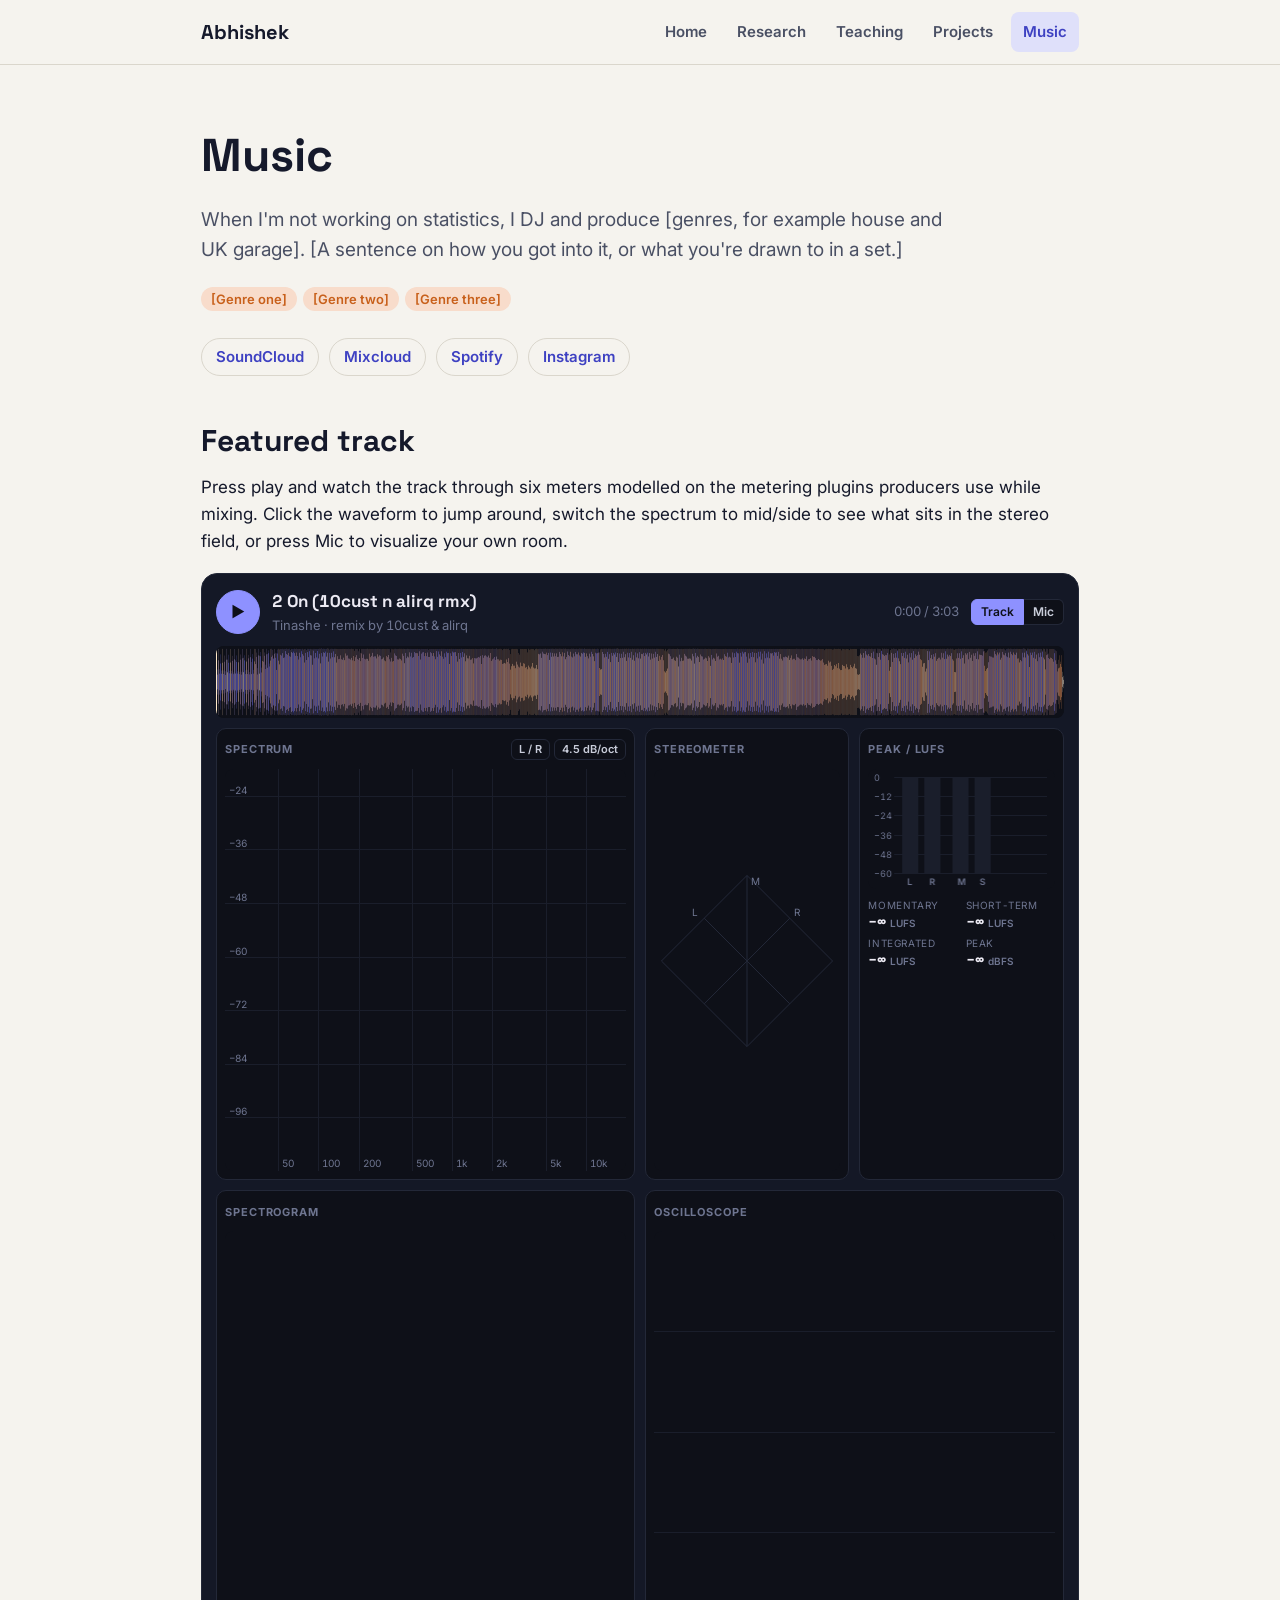
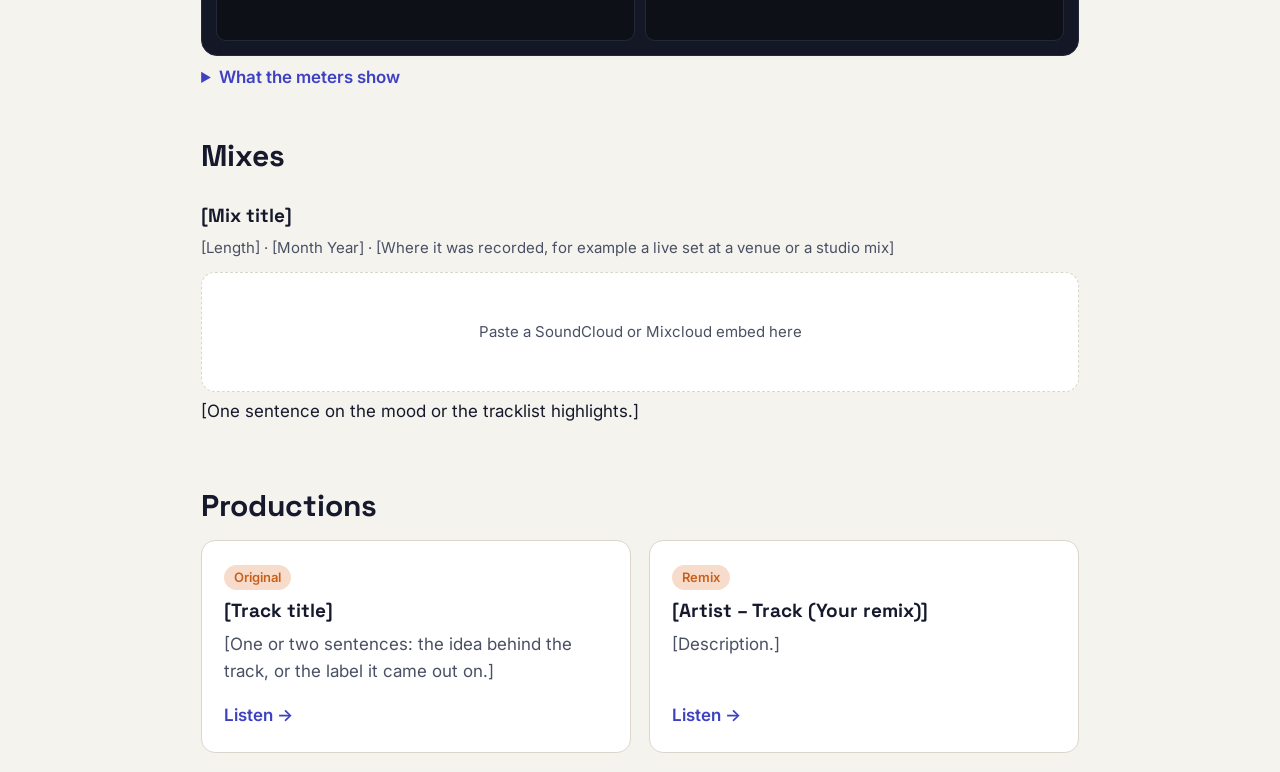
<file: music.html>
<!DOCTYPE html>
<html lang="en">
<head>
<meta charset="utf-8">
<meta name="viewport" content="width=device-width, initial-scale=1">
<title>Music · Abhishek Devarajan</title>
<meta name="description" content="DJ mixes and original productions by Abhishek Devarajan.">
<link rel="stylesheet" href="https://fonts.googleapis.com/css2?family=Space+Grotesk:wght@500;700&family=Inter:wght@400;600&display=swap">
<link rel="stylesheet" href="assets/style.css">
<link rel="stylesheet" href="assets/meters.css">
<script src="assets/meters.js" defer></script>
</head>
<body>
<header class="site-header">
  <div class="wrap">
    <a class="site-name" href="index.html">Abhishek</a>
    <nav class="site-nav" aria-label="Main">
      <a href="index.html">Home</a>
      <a href="research.html">Research</a>
      <a href="teaching.html">Teaching</a>
      <a href="projects/index.html">Projects</a>
      <a href="music.html" aria-current="page">Music</a>
    </nav>
  </div>
</header>

<main>
  <div class="wrap">
    <h1>Music</h1>
    <p class="lede">When I'm not working on statistics, I DJ and produce [genres, for example house and UK garage]. [A sentence on how you got into it, or what you're drawn to in a set.]</p>
    <p><span class="tag warm">[Genre one]</span><span class="tag warm">[Genre two]</span><span class="tag warm">[Genre three]</span></p>
    <div class="links">
      <a href="https://soundcloud.com/[username]">SoundCloud</a>
      <a href="https://www.mixcloud.com/[username]/">Mixcloud</a>
      <a href="https://open.spotify.com/artist/[id]">Spotify</a>
      <a href="https://www.instagram.com/[username]/">Instagram</a>
    </div>


    <h2>Featured track</h2>
    <p>Press play and watch the track through six meters modelled on the metering plugins producers use while mixing. Click the waveform to jump around, switch the spectrum to mid/side to see what sits in the stereo field, or press Mic to visualize your own room.</p>
    <div class="meters"
         data-src="assets/audio/2on-rmx.mp3"
         data-peaks="assets/audio/2on-rmx.peaks.json"
         data-title="2 On (10cust n alirq rmx)"
         data-artist="Tinashe · remix by 10cust &amp; alirq"></div>
    <details class="mm-help">
      <summary>What the meters show</summary>
      <ul class="entries">
        <li><strong>Waveform:</strong> the whole track. Colour shows where the energy sits: indigo for bass, orange for mids, cream for highs.</li>
        <li><strong>Spectrum:</strong> loudness at each frequency right now, tilted 4.5 dB per octave so a balanced mix looks roughly flat. M/S splits it into what both speakers share (mid) and what differs between them (side).</li>
        <li><strong>Stereometer:</strong> each dot plots the left sample against the right. A vertical line is mono; a wide cloud is wide stereo. The bar below is the correlation, near +1 for mono-safe audio and negative when channels cancel.</li>
        <li><strong>Peak / LUFS:</strong> sample peaks per channel, plus loudness measured the way streaming services do (ITU-R BS.1770). Momentary averages 0.4 s, short-term 3 s, integrated the whole listen.</li>
        <li><strong>Spectrogram:</strong> the spectrum scrolling through time, so drops, risers and filter sweeps leave visible shapes.</li>
        <li><strong>Oscilloscope:</strong> the raw waveform over about 50 milliseconds.</li>
      </ul>
    </details>

    <h2>Mixes</h2>
    <ul class="entries">
      <li>
        <h3>[Mix title]</h3>
        <div class="meta">[Length] · [Month Year] · [Where it was recorded, for example a live set at a venue or a studio mix]</div>
        <!-- To embed: on SoundCloud or Mixcloud, open the mix, choose Share → Embed, copy the <iframe> code and paste it here in place of the placeholder div. -->
        <div class="embed placeholder">Paste a SoundCloud or Mixcloud embed here</div>
        <p style="margin:6px 0 0">[One sentence on the mood or the tracklist highlights.]</p>
      </li>
    </ul>

    <h2>Productions</h2>
    <div class="cards">
      <article class="card">
        <span><span class="tag warm">Original</span></span>
        <h3>[Track title]</h3>
        <p>[One or two sentences: the idea behind the track, or the label it came out on.]</p>
        <a class="more" href="[link]">Listen →</a>
      </article>
      <article class="card">
        <span><span class="tag warm">Remix</span></span>
        <h3>[Artist – Track (Your remix)]</h3>
        <p>[Description.]</p>
        <a class="more" href="[link]">Listen →</a>
      </article>
    </div>

    <div class="section-split">
      <section>
        <h2>Upcoming and past sets</h2>
        <ul class="news">
          <li><time datetime="2026-12">[Dec 2026]</time><span>[Venue or event], [City]</span></li>
          <!--<li><time datetime="2026-10">[Month Year]</time><span>[Venue or event]</span></li>-->
        </ul>
      </section>
      <section>
        <h2>Setup</h2>
        <ul class="entries">
          <li><strong>Decks:</strong> [for example Pioneer CDJs, a DDJ controller or turntables]</li>
          <li><strong>Production:</strong> [DAW, for example Ableton Live, plus key plugins or synths]</li>
        </ul>
      </section>
    </div>
  </div>
</main>

<footer class="site-footer"><div class="wrap">© 2026 Abhishek Devarajan · Last updated November 2026</div></footer>
</body>
</html>
</file>
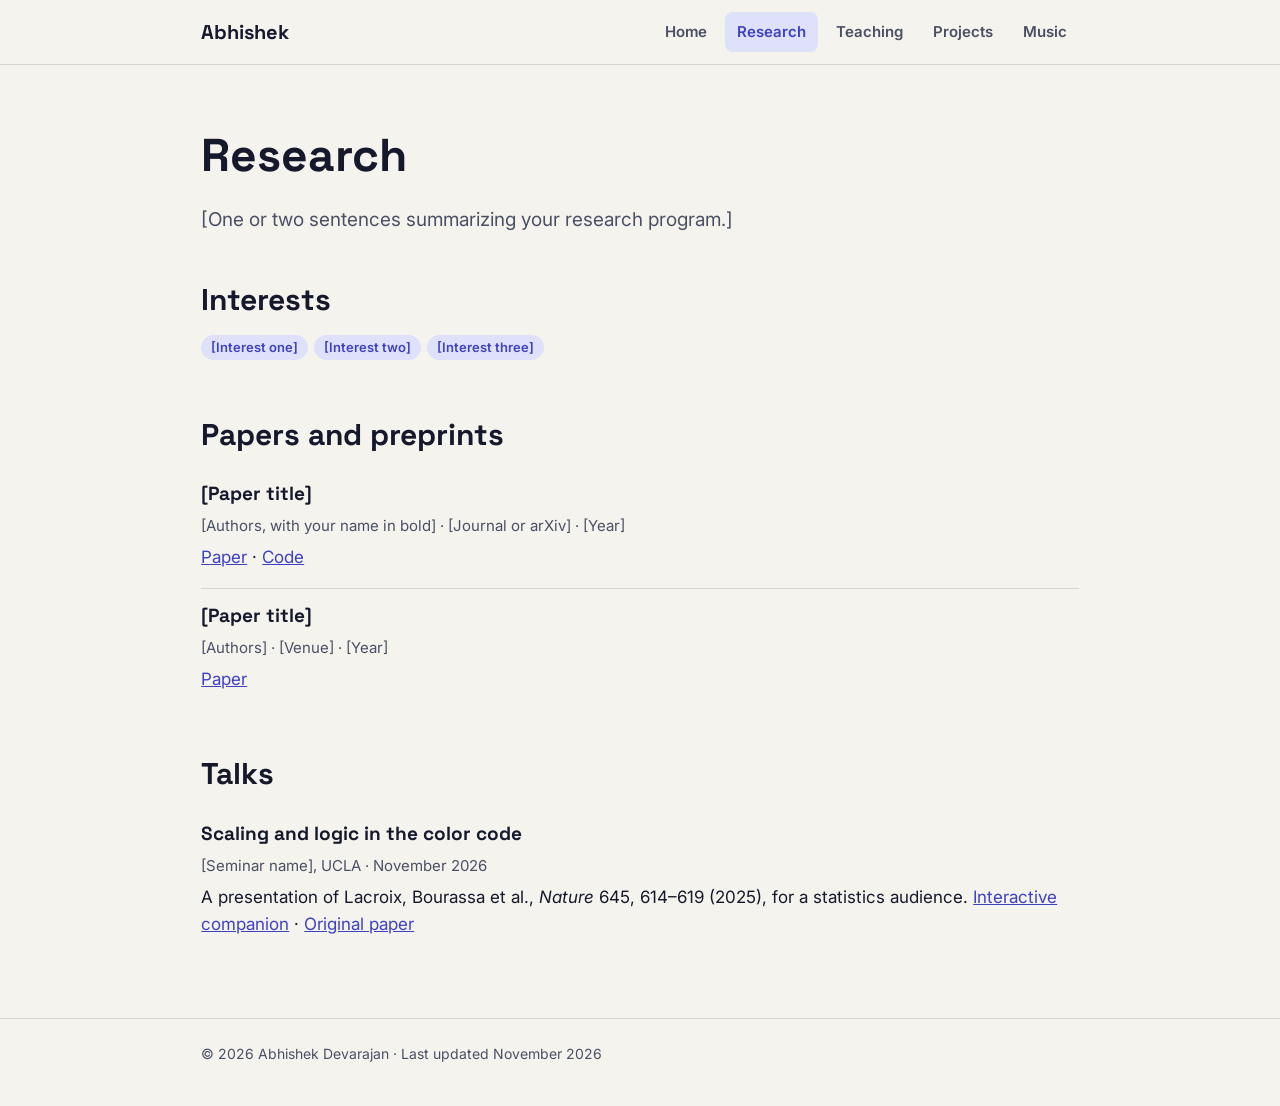
<file: research.html>
<!DOCTYPE html>
<html lang="en">
<head>
<meta charset="utf-8">
<meta name="viewport" content="width=device-width, initial-scale=1">
<title>Research · Abhishek Devarajan</title>
<link rel="stylesheet" href="https://fonts.googleapis.com/css2?family=Space+Grotesk:wght@500;700&family=Inter:wght@400;600&display=swap">
<link rel="stylesheet" href="assets/style.css">
</head>
<body>
<header class="site-header">
  <div class="wrap">
    <a class="site-name" href="index.html">Abhishek</a>
    <nav class="site-nav" aria-label="Main">
      <a href="index.html">Home</a>
      <a href="research.html" aria-current="page">Research</a>
      <a href="teaching.html">Teaching</a>
      <a href="projects/index.html">Projects</a>
      <a href="music.html">Music</a>
    </nav>
  </div>
</header>

<main>
  <div class="wrap">
    <h1>Research</h1>
    <p class="lede">[One or two sentences summarizing your research program.]</p>

    <h2>Interests</h2>
    <p><span class="tag">[Interest one]</span><span class="tag">[Interest two]</span><span class="tag">[Interest three]</span></p>

    <h2>Papers and preprints</h2>
    <ul class="entries">
      <li>
        <h3>[Paper title]</h3>
        <div class="meta">[Authors, with your name in bold] · [Journal or arXiv] · [Year]</div>
        <p style="margin:6px 0 0"><a href="[link to paper]">Paper</a> · <a href="[link to code]">Code</a></p>
      </li>
      <li>
        <h3>[Paper title]</h3>
        <div class="meta">[Authors] · [Venue] · [Year]</div>
        <p style="margin:6px 0 0"><a href="[link to paper]">Paper</a></p>
      </li>
    </ul>

    <h2>Talks</h2>
    <ul class="entries">
      <li>
        <h3>Scaling and logic in the color code</h3>
        <div class="meta">[Seminar name], UCLA · November 2026</div>
        <p style="margin:6px 0 0">A presentation of Lacroix, Bourassa et al., <i>Nature</i> 645, 614–619 (2025), for a statistics audience. <a href="projects/color-code-lab/index.html">Interactive companion</a> · <a href="https://doi.org/10.1038/s41586-025-09061-4">Original paper</a></p>
      </li>
    </ul>
  </div>
</main>

<footer class="site-footer"><div class="wrap">© 2026 Abhishek Devarajan · Last updated November 2026</div></footer>
</body>
</html>
</file>
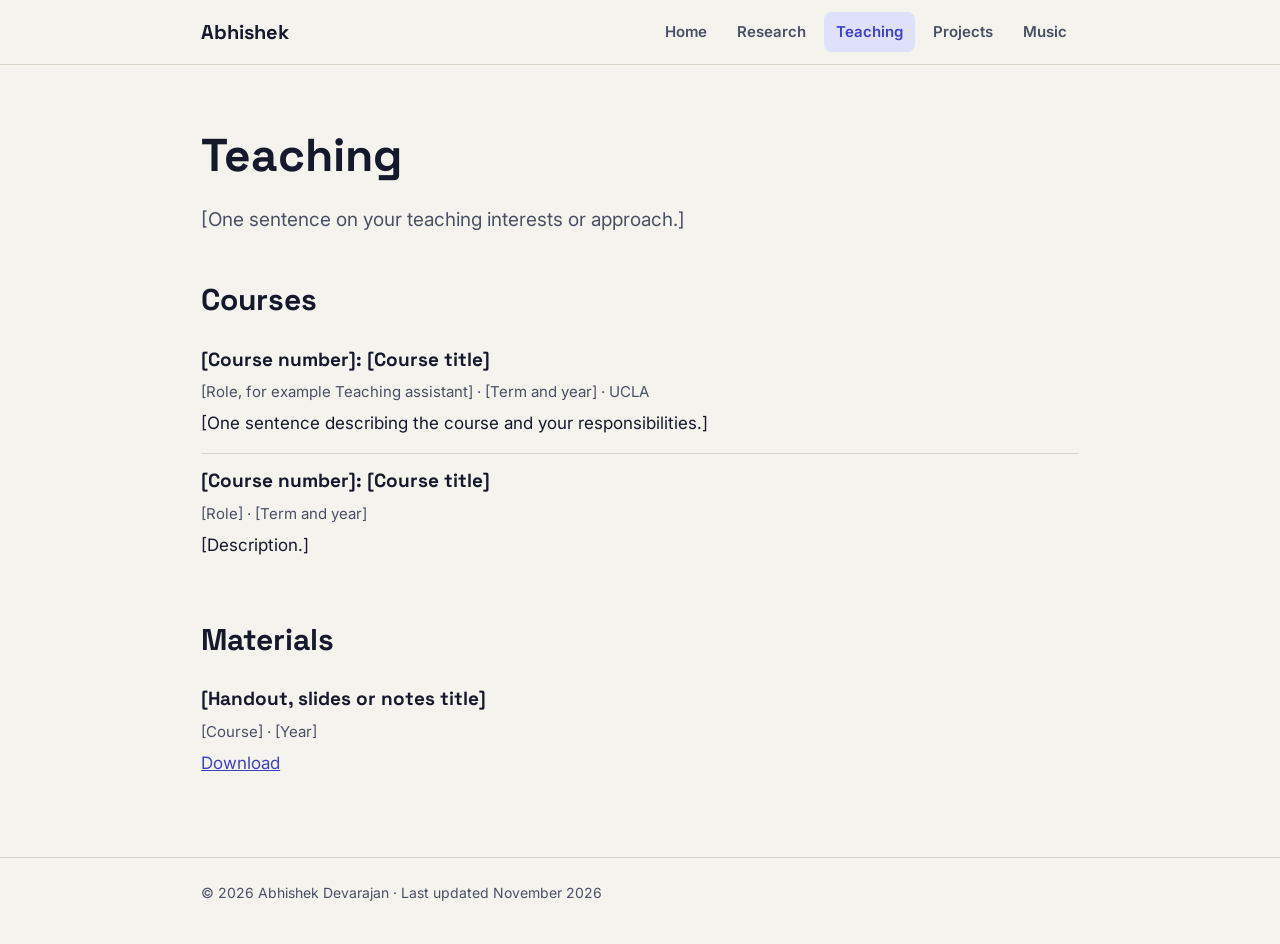
<file: teaching.html>
<!DOCTYPE html>
<html lang="en">
<head>
<meta charset="utf-8">
<meta name="viewport" content="width=device-width, initial-scale=1">
<title>Teaching · Abhishek Devarajan</title>
<link rel="stylesheet" href="https://fonts.googleapis.com/css2?family=Space+Grotesk:wght@500;700&family=Inter:wght@400;600&display=swap">
<link rel="stylesheet" href="assets/style.css">
</head>
<body>
<header class="site-header">
  <div class="wrap">
    <a class="site-name" href="index.html">Abhishek</a>
    <nav class="site-nav" aria-label="Main">
      <a href="index.html">Home</a>
      <a href="research.html">Research</a>
      <a href="teaching.html" aria-current="page">Teaching</a>
      <a href="projects/index.html">Projects</a>
      <a href="music.html">Music</a>
    </nav>
  </div>
</header>

<main>
  <div class="wrap">
    <h1>Teaching</h1>
    <p class="lede">[One sentence on your teaching interests or approach.]</p>

    <h2>Courses</h2>
    <ul class="entries">
      <li>
        <h3>[Course number]: [Course title]</h3>
        <div class="meta">[Role, for example Teaching assistant] · [Term and year] · UCLA</div>
        <p style="margin:6px 0 0">[One sentence describing the course and your responsibilities.]</p>
      </li>
      <li>
        <h3>[Course number]: [Course title]</h3>
        <div class="meta">[Role] · [Term and year]</div>
        <p style="margin:6px 0 0">[Description.]</p>
      </li>
    </ul>

    <h2>Materials</h2>
    <ul class="entries">
      <li>
        <h3>[Handout, slides or notes title]</h3>
        <div class="meta">[Course] · [Year]</div>
        <p style="margin:6px 0 0"><a href="[link to file]">Download</a></p>
      </li>
    </ul>
  </div>
</main>

<footer class="site-footer"><div class="wrap">© 2026 Abhishek Devarajan · Last updated November 2026</div></footer>
</body>
</html>
</file>
<file: assets/style.css>
/* Shared styles for the site. Colours follow the color code lab: paper, ink, indigo accent. */
:root {
  color-scheme: light dark;
  --bg: #F5F3EE;
  --panel: #FFFFFF;
  --ink: #15192B;
  --soft: #4A5064;
  --line: #DAD6CC;
  --accent: #3E41C2;
  --accent-soft: #DFE0FA;
  --max: 980px;
}
@media (prefers-color-scheme: dark) {
  :root {
    --bg: #12151F;
    --panel: #1B2030;
    --ink: #ECEAF3;
    --soft: #B6BBCC;
    --line: #2E3446;
    --accent: #9C9EFF;
    --accent-soft: #2A2D5E;
  }
}
* { box-sizing: border-box; }
html { scroll-padding-top: 80px; }
body {
  margin: 0;
  background: var(--bg);
  color: var(--ink);
  font: 17px/1.6 Inter, system-ui, -apple-system, "Segoe UI", Helvetica, Arial, sans-serif;
}
a { color: var(--accent); }
a:focus-visible, button:focus-visible { outline: 3px solid var(--accent); outline-offset: 2px; }
h1, h2, h3 { font-family: "Space Grotesk", Inter, system-ui, sans-serif; line-height: 1.15; margin: 0 0 0.5em; }
h1 { font-size: clamp(32px, 5vw, 46px); }
h2 { font-size: clamp(24px, 3vw, 30px); margin-top: 1.6em; }
h3 { font-size: 19px; }
p { margin: 0 0 1em; }

.wrap { max-width: var(--max); margin: 0 auto; padding: 0 max(4vw, 18px); }

/* Header and navigation */
.site-header { border-bottom: 1px solid var(--line); background: var(--bg); position: sticky; top: 0; z-index: 10; }
.site-header .wrap { display: flex; align-items: center; justify-content: space-between; gap: 16px; flex-wrap: wrap; min-height: 64px; }
.site-name { font-family: "Space Grotesk", Inter, sans-serif; font-weight: 700; font-size: 20px; color: var(--ink); text-decoration: none; }
.site-nav { display: flex; gap: 6px; flex-wrap: wrap; }
.site-nav a { color: var(--soft); text-decoration: none; padding: 8px 12px; border-radius: 8px; font-weight: 600; font-size: 15px; }
.site-nav a:hover { color: var(--ink); background: var(--accent-soft); }
.site-nav a[aria-current="page"] { color: var(--accent); background: var(--accent-soft); }

main { padding: clamp(32px, 6vw, 64px) 0; }
.lede { font-size: 19px; color: var(--soft); max-width: 62ch; }

/* Home page intro */
.intro { display: grid; grid-template-columns: 200px minmax(0, 1fr); gap: clamp(20px, 4vw, 48px); align-items: start; }
.portrait { width: 200px; height: 200px; border-radius: 16px; background: var(--accent-soft); display: flex; align-items: center; justify-content: center; color: var(--accent); font-weight: 600; text-align: center; padding: 16px; object-fit: cover; }
.links { display: flex; flex-wrap: wrap; gap: 10px; margin-top: 8px; }
.links a { border: 1px solid var(--line); border-radius: 999px; padding: 6px 14px; text-decoration: none; font-weight: 600; font-size: 15px; }

/* Cards and lists */
.cards { display: grid; grid-template-columns: repeat(auto-fit, minmax(260px, 1fr)); gap: 18px; margin-top: 16px; }
.card { background: var(--panel); border: 1px solid var(--line); border-radius: 14px; padding: 22px; display: flex; flex-direction: column; }
.card p { color: var(--soft); }
.card .more { margin-top: auto; font-weight: 600; text-decoration: none; }
.tag { display: inline-block; font-size: 13px; font-weight: 600; color: var(--accent); background: var(--accent-soft); border-radius: 999px; padding: 2px 10px; margin: 0 6px 10px 0; }
.entries { list-style: none; padding: 0; margin: 0; }
.entries li { padding: 16px 0; border-bottom: 1px solid var(--line); }
.entries li:last-child { border-bottom: 0; }
.entries .meta { color: var(--soft); font-size: 15px; }
.news { list-style: none; padding: 0; margin: 0; }
.news li { display: grid; grid-template-columns: 7.5em minmax(0, 1fr); gap: 12px; padding: 8px 0; }
.news time { color: var(--soft); font-variant-numeric: tabular-nums; }

.site-footer { border-top: 1px solid var(--line); color: var(--soft); font-size: 14px; padding: 24px 0 40px; }

@media (max-width: 640px) {
  .intro { grid-template-columns: minmax(0, 1fr); }
  .portrait { width: 140px; height: 140px; }
  .news li { grid-template-columns: minmax(0, 1fr); gap: 0; }
}

/* Primary button (CV) */
.links a.primary { background: var(--accent); border-color: var(--accent); color: var(--bg); }
.links a.primary:hover { filter: brightness(1.1); }
.links a:hover { background: var(--accent-soft); }
.links a.primary:hover { background: var(--accent); }

/* Music page */
:root { --warm: #C8601B; --warm-soft: #F8DCCB; }
@media (prefers-color-scheme: dark) { :root { --warm: #F29A55; --warm-soft: #5C2E15; } }
.tag.warm { color: var(--warm); background: var(--warm-soft); }
.embed { background: var(--panel); border: 1px solid var(--line); border-radius: 14px; overflow: hidden; margin: 12px 0 6px; }
.embed iframe { display: block; width: 100%; border: 0; }
.embed.placeholder { min-height: 120px; display: flex; align-items: center; justify-content: center; color: var(--soft); font-size: 15px; padding: 20px; text-align: center; border-style: dashed; }
.section-split { display: grid; grid-template-columns: repeat(auto-fit, minmax(300px, 1fr)); gap: 24px; }

/* Notes under the music player */
.mm-help { margin: 8px 0 0; }
.mm-help summary { cursor: pointer; font-weight: 600; color: var(--accent); }
.mm-help li { padding: 10px 0; color: var(--soft); }
</file>
<file: assets/meters.css>
/* MiniMeters-style player. Always dark, like a hardware rack, whatever the site theme. */
.mm {
  --mm-bg: #0E1018; --mm-panel: #141826; --mm-line: #232838; --mm-label: #6E7590;
  --mm-text: #C9CDDA; --mm-ind: #8E91FF; --mm-org: #F29A55;
  background: var(--mm-panel); color: var(--mm-text);
  border: 1px solid var(--mm-line); border-radius: 16px; padding: 14px;
  margin: 16px 0 8px; font-variant-numeric: tabular-nums;
}
.mm audio { display: none; }
.mm button {
  font: 600 12px/1 Inter, system-ui, sans-serif; color: var(--mm-text); background: var(--mm-bg);
  border: 1px solid var(--mm-line); border-radius: 6px; padding: 6px 9px; cursor: pointer;
}
.mm button:hover { border-color: var(--mm-ind); }
.mm button:focus-visible, .mm canvas:focus-visible { outline: 2px solid var(--mm-ind); outline-offset: 2px; }
.mm button[aria-pressed="true"] { background: var(--mm-ind); border-color: var(--mm-ind); color: var(--mm-bg); }

.mm-top { display: flex; align-items: center; gap: 12px; margin-bottom: 10px; flex-wrap: wrap; }
.mm .mm-play {
  width: 44px; height: 44px; border-radius: 50%; padding: 0; font-size: 15px;
  background: var(--mm-ind); border-color: var(--mm-ind); color: var(--mm-bg); flex: none;
}
.mm.is-playing .mm-play { background: var(--mm-org); border-color: var(--mm-org); }
.mm-title { display: flex; flex-direction: column; min-width: 0; flex: 1; }
.mm-title strong { font-family: "Space Grotesk", Inter, sans-serif; font-size: 17px; color: #ECEAF3; white-space: nowrap; overflow: hidden; text-overflow: ellipsis; }
.mm-title span { font-size: 13px; color: var(--mm-label); }
.mm-time { font-size: 13px; color: var(--mm-label); }
.mm-seg { display: flex; }
.mm-seg button { border-radius: 0; }
.mm-seg button:first-child { border-radius: 6px 0 0 6px; }
.mm-seg button:last-child { border-radius: 0 6px 6px 0; border-left: 0; }

.mm canvas { display: block; width: 100%; background: var(--mm-bg); border-radius: 8px; }
.mm-wave { height: 72px; cursor: pointer; touch-action: none; }
.mm.is-mic .mm-wave { opacity: 0.35; }

.mm-grid {
  display: grid; gap: 10px; margin-top: 10px;
  grid-template-columns: repeat(4, minmax(0, 1fr));
  grid-template-areas: "spec spec stereo loud" "sg sg osc osc";
}
.mm-mod { background: var(--mm-bg); border: 1px solid var(--mm-line); border-radius: 10px; padding: 8px; display: flex; flex-direction: column; min-width: 0; }
.mm-mod header { display: flex; align-items: center; justify-content: space-between; gap: 6px; min-height: 26px; margin-bottom: 6px; }
.mm-label { font: 700 11px/1 Inter, sans-serif; letter-spacing: 0.08em; text-transform: uppercase; color: var(--mm-label); }
.mm-ctl { display: flex; gap: 4px; }
.mm-ctl button { padding: 4px 7px; font-size: 11px; }
.mm-mod canvas { height: 190px; flex: 1; }
.mm-spectrum { grid-area: spec; }
.mm-stereo { grid-area: stereo; }
.mm-loud { grid-area: loud; }
.mm-sg { grid-area: sg; }
.mm-osc { grid-area: osc; }
.mm-sg canvas, .mm-osc canvas { height: 150px; }
.mm-loud canvas { height: 120px; flex: none; }
.mm-read { display: grid; grid-template-columns: 1fr 1fr; gap: 4px 8px; margin: 8px 0 0; }
.mm-read div { display: flex; flex-direction: column; }
.mm-read dt { font-size: 10px; text-transform: uppercase; letter-spacing: 0.06em; color: var(--mm-label); }
.mm-read dd { margin: 0; font: 700 15px/1.2 "Space Grotesk", Inter, sans-serif; color: #ECEAF3; }
.mm-status { margin: 8px 2px 0; font-size: 13px; color: var(--mm-label); min-height: 1em; }
.mm-status:empty { display: none; }

@media (max-width: 760px) {
  .mm-grid { grid-template-columns: repeat(2, minmax(0, 1fr)); grid-template-areas: "spec spec" "stereo loud" "sg sg" "osc osc"; }
}
@media (max-width: 460px) {
  .mm { padding: 10px; }
  .mm-grid { grid-template-columns: minmax(0, 1fr); grid-template-areas: "spec" "stereo" "loud" "sg" "osc"; }
  .mm-mod canvas { height: 160px; }
}
.mm-read dd small { font: 600 10px Inter, sans-serif; color: var(--mm-label); }
</file>
